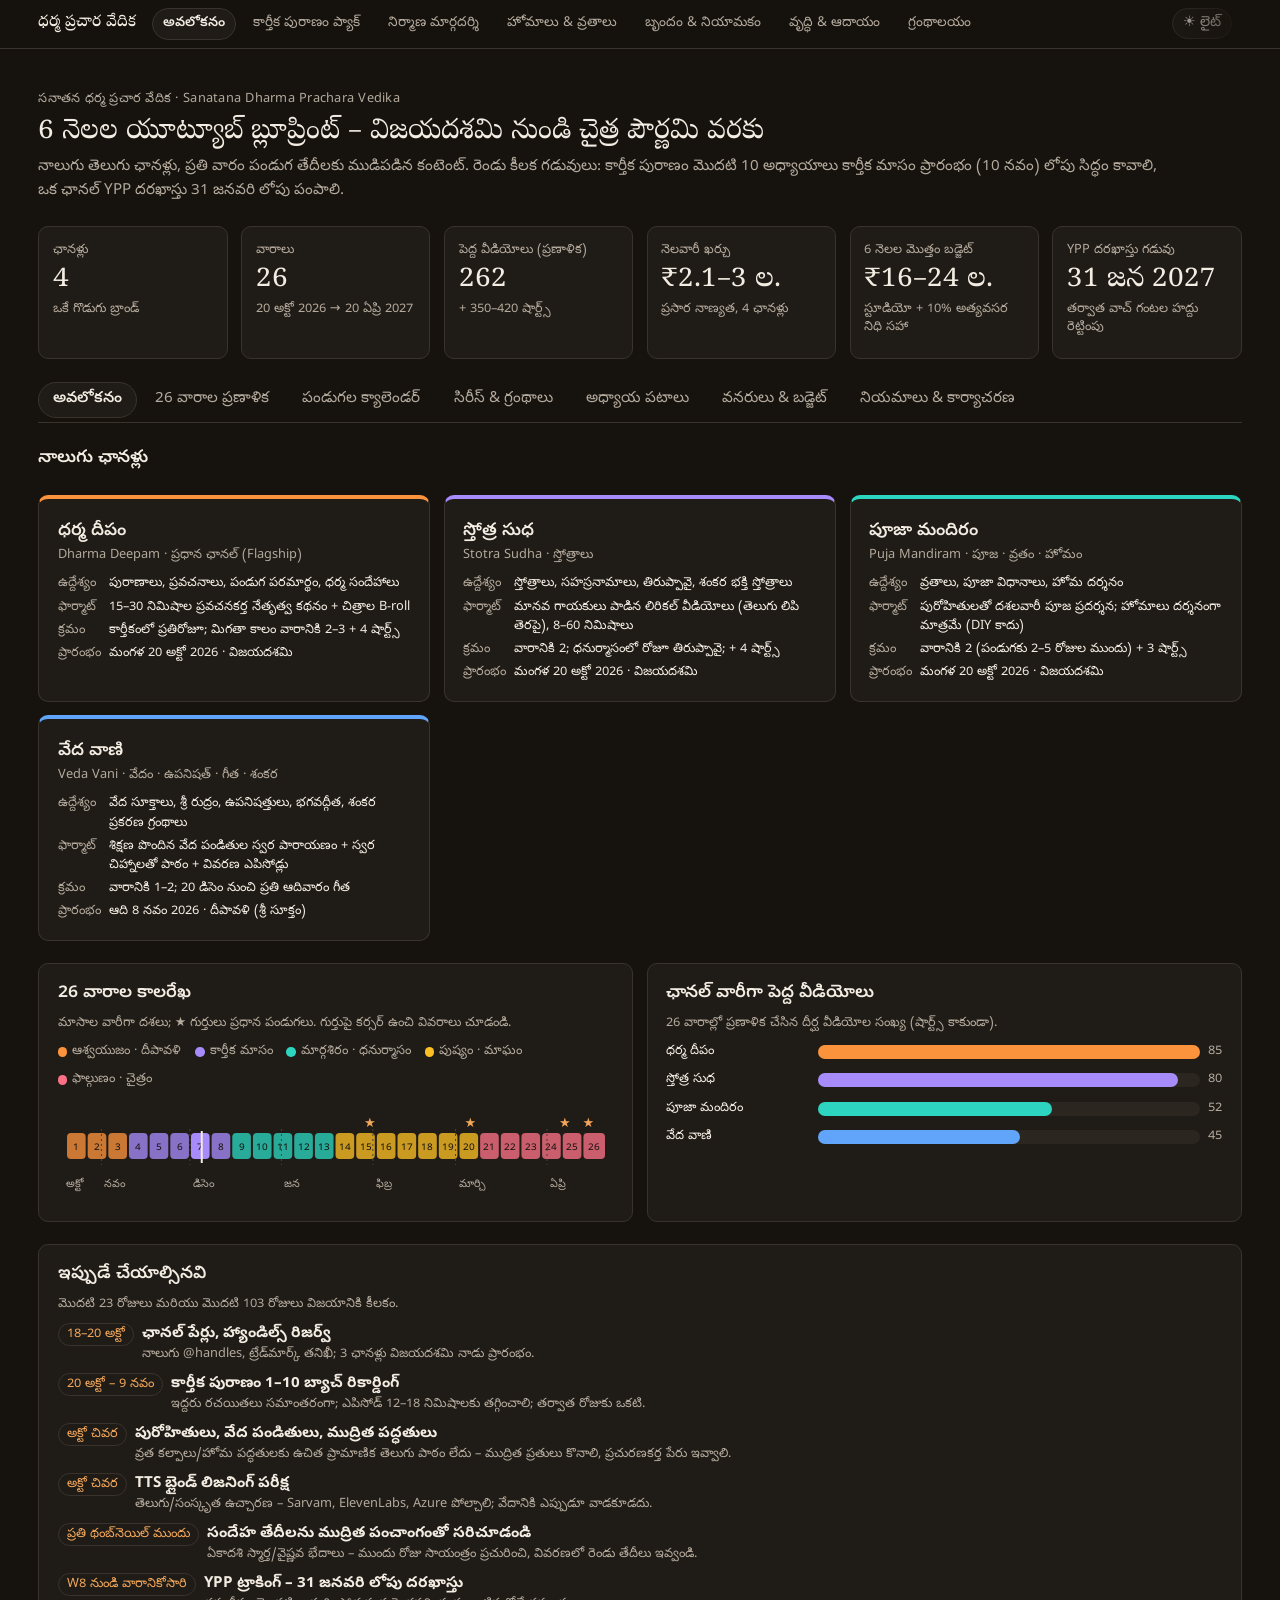
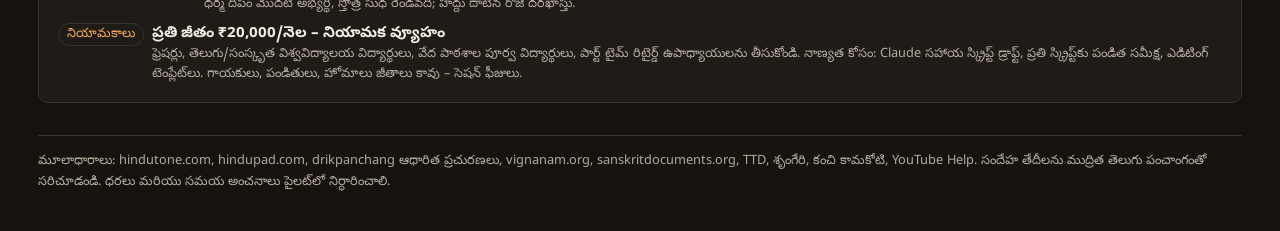
<file: index.html>
<!doctype html>
<html lang="te">
<head>
<meta charset="utf-8">
<script>try{document.documentElement.dataset.theme=localStorage.getItem("sx-theme")||"dark"}catch(e){document.documentElement.dataset.theme="dark"}</script>
<meta name="viewport" content="width=device-width, initial-scale=1">
<title>ధర్మ ప్రచార బ్లూప్రింట్ – 6 నెలలు</title>
<meta name="description" content="సనాతన ధర్మ ప్రచార వేదిక – విజయదశమి 2026 నుండి చైత్ర పౌర్ణమి 2027 వరకు తెలుగు భక్తి యూట్యూబ్ ఛానళ్ల 6 నెలల ప్రణాళిక">
<link rel="preconnect" href="https://fonts.googleapis.com"><link rel="preconnect" href="https://fonts.gstatic.com" crossorigin>
<link href="https://fonts.googleapis.com/css2?family=Noto+Sans+Telugu:wght@400;500;600&family=Noto+Serif+Telugu:wght@400;500&display=swap" rel="stylesheet">
<script>// https://d3js.org v7.9.0 Copyright 2010-2023 Mike Bostock
!function(t,n){"object"==typeof exports&&"undefined"!=typeof module?n(exports):"function"==typeof define&&define.amd?define(["exports"],n):n((t="undefined"!=typeof globalThis?globalThis:t||self).d3=t.d3||{})}(this,(function(t){"use strict";function n(t,n){return null==t||null==n?NaN:t<n?-1:t>n?1:t>=n?0:NaN}function e(t,n){return null==t||null==n?NaN:n<t?-1:n>t?1:n>=t?0:NaN}function r(t){let r,o,a;function u(t,n,e=0,i=t.length){if(e<i){if(0!==r(n,n))return i;do{const r=e+i>>>1;o(t[r],n)<0?e=r+1:i=r}while(e<i)}return e}return 2!==t.length?(r=n,o=(e,r)=>n(t(e),r),a=(n,e)=>t(n)-e):(r=t===n||t===e?t:i,o=t,a=t),{left:u,center:function(t,n,e=0,r=t.length){const i=u(t,n,e,r-1);return i>e&&a(t[i-1],n)>-a(t[i],n)?i-1:i},right:function(t,n,e=0,i=t.length){if(e<i){if(0!==r(n,n))return i;do{const r=e+i>>>1;o(t[r],n)<=0?e=r+1:i=r}while(e<i)}return e}}}function i(){return 0}function o(t){return null===t?NaN:+t}const a=r(n),u=a.right,c=a.left,f=r(o).center;var s=u;const l=d(y),h=d((function(t){const n=y(t);return(t,e,r,i,o)=>{n(t,e,(r<<=2)+0,(i<<=2)+0,o<<=2),n(t,e,r+1,i+1,o),n(t,e,r+2,i+2,o),n(t,e,r+3,i+3,o)}}));function d(t){return function(n,e,r=e){if(!((e=+e)>=0))throw new RangeError("invalid rx");if(!((r=+r)>=0))throw new RangeError("invalid ry");let{data:i,width:o,height:a}=n;if(!((o=Math.floor(o))>=0))throw new RangeError("invalid width");if(!((a=Math.floor(void 0!==a?a:i.length/o))>=0))throw new RangeError("invalid height");if(!o||!a||!e&&!r)return n;const u=e&&t(e),c=r&&t(r),f=i.slice();return u&&c?(p(u,f,i,o,a),p(u,i,f,o,a),p(u,f,i,o,a),g(c,i,f,o,a),g(c,f,i,o,a),g(c,i,f,o,a)):u?(p(u,i,f,o,a),p(u,f,i,o,a),p(u,i,f,o,a)):c&&(g(c,i,f,o,a),g(c,f,i,o,a),g(c,i,f,o,a)),n}}function p(t,n,e,r,i){for(let o=0,a=r*i;o<a;)t(n,e,o,o+=r,1)}function g(t,n,e,r,i){for(let o=0,a=r*i;o<r;++o)t(n,e,o,o+a,r)}function y(t){const n=Math.floor(t);if(n===t)return function(t){const n=2*t+1;return(e,r,i,o,a)=>{if(!((o-=a)>=i))return;let u=t*r[i];const c=a*t;for(let t=i,n=i+c;t<n;t+=a)u+=r[Math.min(o,t)];for(let t=i,f=o;t<=f;t+=a)u+=r[Math.min(o,t+c)],e[t]=u/n,u-=r[Math.max(i,t-c)]}}(t);const e=t-n,r=2*t+1;return(t,i,o,a,u)=>{if(!((a-=u)>=o))return;let c=n*i[o];const f=u*n,s=f+u;for(let t=o,n=o+f;t<n;t+=u)c+=i[Math.min(a,t)];for(let n=o,l=a;n<=l;n+=u)c+=i[Math.min(a,n+f)],t[n]=(c+e*(i[Math.max(o,n-s)]+i[Math.min(a,n+s)]))/r,c-=i[Math.max(o,n-f)]}}function v(t,n){let e=0;if(void 0===n)for(let n of t)null!=n&&(n=+n)>=n&&++e;else{let r=-1;for(let i of t)null!=(i=n(i,++r,t))&&(i=+i)>=i&&++e}return e}function _(t){return 0|t.length}function b(t){return!(t>0)}function m(t){return"object"!=typeof t||"length"in t?t:Array.from(t)}function x(t,n){let e,r=0,i=0,o=0;if(void 0===n)for(let n of t)null!=n&&(n=+n)>=n&&(e=n-i,i+=e/++r,o+=e*(n-i));else{let a=-1;for(let u of t)null!=(u=n(u,++a,t))&&(u=+u)>=u&&(e=u-i,i+=e/++r,o+=e*(u-i))}if(r>1)return o/(r-1)}function w(t,n){const e=x(t,n);return e?Math.sqrt(e):e}function M(t,n){let e,r;if(void 0===n)for(const n of t)null!=n&&(void 0===e?n>=n&&(e=r=n):(e>n&&(e=n),r<n&&(r=n)));else{let i=-1;for(let o of t)null!=(o=n(o,++i,t))&&(void 0===e?o>=o&&(e=r=o):(e>o&&(e=o),r<o&&(r=o)))}return[e,r]}class T{constructor(){this._partials=new Float64Array(32),this._n=0}add(t){const n=this._partials;let e=0;for(let r=0;r<this._n&&r<32;r++){const i=n[r],o=t+i,a=Math.abs(t)<Math.abs(i)?t-(o-i):i-(o-t);a&&(n[e++]=a),t=o}return n[e]=t,this._n=e+1,this}valueOf(){const t=this._partials;let n,e,r,i=this._n,o=0;if(i>0){for(o=t[--i];i>0&&(n=o,e=t[--i],o=n+e,r=e-(o-n),!r););i>0&&(r<0&&t[i-1]<0||r>0&&t[i-1]>0)&&(e=2*r,n=o+e,e==n-o&&(o=n))}return o}}class InternMap extends Map{constructor(t,n=N){if(super(),Object.defineProperties(this,{_intern:{value:new Map},_key:{value:n}}),null!=t)for(const[n,e]of t)this.set(n,e)}get(t){return super.get(A(this,t))}has(t){return super.has(A(this,t))}set(t,n){return super.set(S(this,t),n)}delete(t){return super.delete(E(this,t))}}class InternSet extends Set{constructor(t,n=N){if(super(),Object.defineProperties(this,{_intern:{value:new Map},_key:{value:n}}),null!=t)for(const n of t)this.add(n)}has(t){return super.has(A(this,t))}add(t){return super.add(S(this,t))}delete(t){return super.delete(E(this,t))}}function A({_intern:t,_key:n},e){const r=n(e);return t.has(r)?t.get(r):e}function S({_intern:t,_key:n},e){const r=n(e);return t.has(r)?t.get(r):(t.set(r,e),e)}function E({_intern:t,_key:n},e){const r=n(e);return t.has(r)&&(e=t.get(r),t.delete(r)),e}function N(t){return null!==t&&"object"==typeof t?t.valueOf():t}function k(t){return t}function C(t,...n){return F(t,k,k,n)}function P(t,...n){return F(t,Array.from,k,n)}function z(t,n){for(let e=1,r=n.length;e<r;++e)t=t.flatMap((t=>t.pop().map((([n,e])=>[...t,n,e]))));return t}function $(t,n,...e){return F(t,k,n,e)}function D(t,n,...e){return F(t,Array.from,n,e)}function R(t){if(1!==t.length)throw new Error("duplicate key");return t[0]}function F(t,n,e,r){return function t(i,o){if(o>=r.length)return e(i);const a=new InternMap,u=r[o++];let c=-1;for(const t of i){const n=u(t,++c,i),e=a.get(n);e?e.push(t):a.set(n,[t])}for(const[n,e]of a)a.set(n,t(e,o));return n(a)}(t,0)}function q(t,n){return Array.from(n,(n=>t[n]))}function U(t,...n){if("function"!=typeof t[Symbol.iterator])throw new TypeError("values is not iterable");t=Array.from(t);let[e]=n;if(e&&2!==e.length||n.length>1){const r=Uint32Array.from(t,((t,n)=>n));return n.length>1?(n=n.map((n=>t.map(n))),r.sort(((t,e)=>{for(const r of n){const n=O(r[t],r[e]);if(n)return n}}))):(e=t.map(e),r.sort(((t,n)=>O(e[t],e[n])))),q(t,r)}return t.sort(I(e))}function I(t=n){if(t===n)return O;if("function"!=typeof t)throw new TypeError("compare is not a function");return(n,e)=>{const r=t(n,e);return r||0===r?r:(0===t(e,e))-(0===t(n,n))}}function O(t,n){return(null==t||!(t>=t))-(null==n||!(n>=n))||(t<n?-1:t>n?1:0)}var B=Array.prototype.slice;function Y(t){return()=>t}const L=Math.sqrt(50),j=Math.sqrt(10),H=Math.sqrt(2);function X(t,n,e){const r=(n-t)/Math.max(0,e),i=Math.floor(Math.log10(r)),o=r/Math.pow(10,i),a=o>=L?10:o>=j?5:o>=H?2:1;let u,c,f;return i<0?(f=Math.pow(10,-i)/a,u=Math.round(t*f),c=Math.round(n*f),u/f<t&&++u,c/f>n&&--c,f=-f):(f=Math.pow(10,i)*a,u=Math.round(t/f),c=Math.round(n/f),u*f<t&&++u,c*f>n&&--c),c<u&&.5<=e&&e<2?X(t,n,2*e):[u,c,f]}function G(t,n,e){if(!((e=+e)>0))return[];if((t=+t)===(n=+n))return[t];const r=n<t,[i,o,a]=r?X(n,t,e):X(t,n,e);if(!(o>=i))return[];const u=o-i+1,c=new Array(u);if(r)if(a<0)for(let t=0;t<u;++t)c[t]=(o-t)/-a;else for(let t=0;t<u;++t)c[t]=(o-t)*a;else if(a<0)for(let t=0;t<u;++t)c[t]=(i+t)/-a;else for(let t=0;t<u;++t)c[t]=(i+t)*a;return c}function V(t,n,e){return X(t=+t,n=+n,e=+e)[2]}function W(t,n,e){e=+e;const r=(n=+n)<(t=+t),i=r?V(n,t,e):V(t,n,e);return(r?-1:1)*(i<0?1/-i:i)}function Z(t,n,e){let r;for(;;){const i=V(t,n,e);if(i===r||0===i||!isFinite(i))return[t,n];i>0?(t=Math.floor(t/i)*i,n=Math.ceil(n/i)*i):i<0&&(t=Math.ceil(t*i)/i,n=Math.floor(n*i)/i),r=i}}function K(t){return Math.max(1,Math.ceil(Math.log(v(t))/Math.LN2)+1)}function Q(){var t=k,n=M,e=K;function r(r){Array.isArray(r)||(r=Array.from(r));var i,o,a,u=r.length,c=new Array(u);for(i=0;i<u;++i)c[i]=t(r[i],i,r);var f=n(c),l=f[0],h=f[1],d=e(c,l,h);if(!Array.isArray(d)){const t=h,e=+d;if(n===M&&([l,h]=Z(l,h,e)),(d=G(l,h,e))[0]<=l&&(a=V(l,h,e)),d[d.length-1]>=h)if(t>=h&&n===M){const t=V(l,h,e);isFinite(t)&&(t>0?h=(Math.floor(h/t)+1)*t:t<0&&(h=(Math.ceil(h*-t)+1)/-t))}else d.pop()}for(var p=d.length,g=0,y=p;d[g]<=l;)++g;for(;d[y-1]>h;)--y;(g||y<p)&&(d=d.slice(g,y),p=y-g);var v,_=new Array(p+1);for(i=0;i<=p;++i)(v=_[i]=[]).x0=i>0?d[i-1]:l,v.x1=i<p?d[i]:h;if(isFinite(a)){if(a>0)for(i=0;i<u;++i)null!=(o=c[i])&&l<=o&&o<=h&&_[Math.min(p,Math.floor((o-l)/a))].push(r[i]);else if(a<0)for(i=0;i<u;++i)if(null!=(o=c[i])&&l<=o&&o<=h){const t=Math.floor((l-o)*a);_[Math.min(p,t+(d[t]<=o))].push(r[i])}}else for(i=0;i<u;++i)null!=(o=c[i])&&l<=o&&o<=h&&_[s(d,o,0,p)].push(r[i]);return _}return r.value=function(n){return arguments.length?(t="function"==typeof n?n:Y(n),r):t},r.domain=function(t){return arguments.length?(n="function"==typeof t?t:Y([t[0],t[1]]),r):n},r.thresholds=function(t){return arguments.length?(e="function"==typeof t?t:Y(Array.isArray(t)?B.call(t):t),r):e},r}function J(t,n){let e;if(void 0===n)for(const n of t)null!=n&&(e<n||void 0===e&&n>=n)&&(e=n);else{let r=-1;for(let i of t)null!=(i=n(i,++r,t))&&(e<i||void 0===e&&i>=i)&&(e=i)}return e}function tt(t,n){let e,r=-1,i=-1;if(void 0===n)for(const n of t)++i,null!=n&&(e<n||void 0===e&&n>=n)&&(e=n,r=i);else for(let o of t)null!=(o=n(o,++i,t))&&(e<o||void 0===e&&o>=o)&&(e=o,r=i);return r}function nt(t,n){let e;if(void 0===n)for(const n of t)null!=n&&(e>n||void 0===e&&n>=n)&&(e=n);else{let r=-1;for(let i of t)null!=(i=n(i,++r,t))&&(e>i||void 0===e&&i>=i)&&(e=i)}return e}function et(t,n){let e,r=-1,i=-1;if(void 0===n)for(const n of t)++i,null!=n&&(e>n||void 0===e&&n>=n)&&(e=n,r=i);else for(let o of t)null!=(o=n(o,++i,t))&&(e>o||void 0===e&&o>=o)&&(e=o,r=i);return r}function rt(t,n,e=0,r=1/0,i){if(n=Math.floor(n),e=Math.floor(Math.max(0,e)),r=Math.floor(Math.min(t.length-1,r)),!(e<=n&&n<=r))return t;for(i=void 0===i?O:I(i);r>e;){if(r-e>600){const o=r-e+1,a=n-e+1,u=Math.log(o),c=.5*Math.exp(2*u/3),f=.5*Math.sqrt(u*c*(o-c)/o)*(a-o/2<0?-1:1);rt(t,n,Math.max(e,Math.floor(n-a*c/o+f)),Math.min(r,Math.floor(n+(o-a)*c/o+f)),i)}const o=t[n];let a=e,u=r;for(it(t,e,n),i(t[r],o)>0&&it(t,e,r);a<u;){for(it(t,a,u),++a,--u;i(t[a],o)<0;)++a;for(;i(t[u],o)>0;)--u}0===i(t[e],o)?it(t,e,u):(++u,it(t,u,r)),u<=n&&(e=u+1),n<=u&&(r=u-1)}return t}function it(t,n,e){const r=t[n];t[n]=t[e],t[e]=r}function ot(t,e=n){let r,i=!1;if(1===e.length){let o;for(const a of t){const t=e(a);(i?n(t,o)>0:0===n(t,t))&&(r=a,o=t,i=!0)}}else for(const n of t)(i?e(n,r)>0:0===e(n,n))&&(r=n,i=!0);return r}function at(t,n,e){if(t=Float64Array.from(function*(t,n){if(void 0===n)for(let n of t)null!=n&&(n=+n)>=n&&(yield n);else{let e=-1;for(let r of t)null!=(r=n(r,++e,t))&&(r=+r)>=r&&(yield r)}}(t,e)),(r=t.length)&&!isNaN(n=+n)){if(n<=0||r<2)return nt(t);if(n>=1)return J(t);var r,i=(r-1)*n,o=Math.floor(i),a=J(rt(t,o).subarray(0,o+1));return a+(nt(t.subarray(o+1))-a)*(i-o)}}function ut(t,n,e=o){if((r=t.length)&&!isNaN(n=+n)){if(n<=0||r<2)return+e(t[0],0,t);if(n>=1)return+e(t[r-1],r-1,t);var r,i=(r-1)*n,a=Math.floor(i),u=+e(t[a],a,t);return u+(+e(t[a+1],a+1,t)-u)*(i-a)}}function ct(t,n,e=o){if(!isNaN(n=+n)){if(r=Float64Array.from(t,((n,r)=>o(e(t[r],r,t)))),n<=0)return et(r);if(n>=1)return tt(r);var r,i=Uint32Array.from(t,((t,n)=>n)),a=r.length-1,u=Math.floor(a*n);return rt(i,u,0,a,((t,n)=>O(r[t],r[n]))),(u=ot(i.subarray(0,u+1),(t=>r[t])))>=0?u:-1}}function ft(t){return Array.from(function*(t){for(const n of t)yield*n}(t))}function st(t,n){return[t,n]}function lt(t,n,e){t=+t,n=+n,e=(i=arguments.length)<2?(n=t,t=0,1):i<3?1:+e;for(var r=-1,i=0|Math.max(0,Math.ceil((n-t)/e)),o=new Array(i);++r<i;)o[r]=t+r*e;return o}function ht(t,e=n){if(1===e.length)return et(t,e);let r,i=-1,o=-1;for(const n of t)++o,(i<0?0===e(n,n):e(n,r)<0)&&(r=n,i=o);return i}var dt=pt(Math.random);function pt(t){return function(n,e=0,r=n.length){let i=r-(e=+e);for(;i;){const r=t()*i--|0,o=n[i+e];n[i+e]=n[r+e],n[r+e]=o}return n}}function gt(t){if(!(i=t.length))return[];for(var n=-1,e=nt(t,yt),r=new Array(e);++n<e;)for(var i,o=-1,a=r[n]=new Array(i);++o<i;)a[o]=t[o][n];return r}function yt(t){return t.length}function vt(t){return t instanceof InternSet?t:new InternSet(t)}function _t(t,n){const e=t[Symbol.iterator](),r=new Set;for(const t of n){const n=bt(t);if(r.has(n))continue;let i,o;for(;({value:i,done:o}=e.next());){if(o)return!1;const t=bt(i);if(r.add(t),Object.is(n,t))break}}return!0}function bt(t){return null!==t&&"object"==typeof t?t.valueOf():t}function mt(t){return t}var xt=1,wt=2,Mt=3,Tt=4,At=1e-6;function St(t){return"translate("+t+",0)"}function Et(t){return"translate(0,"+t+")"}function Nt(t){return n=>+t(n)}function kt(t,n){return n=Math.max(0,t.bandwidth()-2*n)/2,t.round()&&(n=Math.round(n)),e=>+t(e)+n}function Ct(){return!this.__axis}function Pt(t,n){var e=[],r=null,i=null,o=6,a=6,u=3,c="undefined"!=typeof window&&window.devicePixelRatio>1?0:.5,f=t===xt||t===Tt?-1:1,s=t===Tt||t===wt?"x":"y",l=t===xt||t===Mt?St:Et;function h(h){var d=null==r?n.ticks?n.ticks.apply(n,e):n.domain():r,p=null==i?n.tickFormat?n.tickFormat.apply(n,e):mt:i,g=Math.max(o,0)+u,y=n.range(),v=+y[0]+c,_=+y[y.length-1]+c,b=(n.bandwidth?kt:Nt)(n.copy(),c),m=h.selection?h.selection():h,x=m.selectAll(".domain").data([null]),w=m.selectAll(".tick").data(d,n).order(),M=w.exit(),T=w.enter().append("g").attr("class","tick"),A=w.select("line"),S=w.select("text");x=x.merge(x.enter().insert("path",".tick").attr("class","domain").attr("stroke","currentColor")),w=w.merge(T),A=A.merge(T.append("line").attr("stroke","currentColor").attr(s+"2",f*o)),S=S.merge(T.append("text").attr("fill","currentColor").attr(s,f*g).attr("dy",t===xt?"0em":t===Mt?"0.71em":"0.32em")),h!==m&&(x=x.transition(h),w=w.transition(h),A=A.transition(h),S=S.transition(h),M=M.transition(h).attr("opacity",At).attr("transform",(function(t){return isFinite(t=b(t))?l(t+c):this.getAttribute("transform")})),T.attr("opacity",At).attr("transform",(function(t){var n=this.parentNode.__axis;return l((n&&isFinite(n=n(t))?n:b(t))+c)}))),M.remove(),x.attr("d",t===Tt||t===wt?a?"M"+f*a+","+v+"H"+c+"V"+_+"H"+f*a:"M"+c+","+v+"V"+_:a?"M"+v+","+f*a+"V"+c+"H"+_+"V"+f*a:"M"+v+","+c+"H"+_),w.attr("opacity",1).attr("transform",(function(t){return l(b(t)+c)})),A.attr(s+"2",f*o),S.attr(s,f*g).text(p),m.filter(Ct).attr("fill","none").attr("font-size",10).attr("font-family","sans-serif").attr("text-anchor",t===wt?"start":t===Tt?"end":"middle"),m.each((function(){this.__axis=b}))}return h.scale=function(t){return arguments.length?(n=t,h):n},h.ticks=function(){return e=Array.from(arguments),h},h.tickArguments=function(t){return arguments.length?(e=null==t?[]:Array.from(t),h):e.slice()},h.tickValues=function(t){return arguments.length?(r=null==t?null:Array.from(t),h):r&&r.slice()},h.tickFormat=function(t){return arguments.length?(i=t,h):i},h.tickSize=function(t){return arguments.length?(o=a=+t,h):o},h.tickSizeInner=function(t){return arguments.length?(o=+t,h):o},h.tickSizeOuter=function(t){return arguments.length?(a=+t,h):a},h.tickPadding=function(t){return arguments.length?(u=+t,h):u},h.offset=function(t){return arguments.length?(c=+t,h):c},h}var zt={value:()=>{}};function $t(){for(var t,n=0,e=arguments.length,r={};n<e;++n){if(!(t=arguments[n]+"")||t in r||/[\s.]/.test(t))throw new Error("illegal type: "+t);r[t]=[]}return new Dt(r)}function Dt(t){this._=t}function Rt(t,n){for(var e,r=0,i=t.length;r<i;++r)if((e=t[r]).name===n)return e.value}function Ft(t,n,e){for(var r=0,i=t.length;r<i;++r)if(t[r].name===n){t[r]=zt,t=t.slice(0,r).concat(t.slice(r+1));break}return null!=e&&t.push({name:n,value:e}),t}Dt.prototype=$t.prototype={constructor:Dt,on:function(t,n){var e,r,i=this._,o=(r=i,(t+"").trim().split(/^|\s+/).map((function(t){var n="",e=t.indexOf(".");if(e>=0&&(n=t.slice(e+1),t=t.slice(0,e)),t&&!r.hasOwnProperty(t))throw new Error("unknown type: "+t);return{type:t,name:n}}))),a=-1,u=o.length;if(!(arguments.length<2)){if(null!=n&&"function"!=typeof n)throw new Error("invalid callback: "+n);for(;++a<u;)if(e=(t=o[a]).type)i[e]=Ft(i[e],t.name,n);else if(null==n)for(e in i)i[e]=Ft(i[e],t.name,null);return this}for(;++a<u;)if((e=(t=o[a]).type)&&(e=Rt(i[e],t.name)))return e},copy:function(){var t={},n=this._;for(var e in n)t[e]=n[e].slice();return new Dt(t)},call:function(t,n){if((e=arguments.length-2)>0)for(var e,r,i=new Array(e),o=0;o<e;++o)i[o]=arguments[o+2];if(!this._.hasOwnProperty(t))throw new Error("unknown type: "+t);for(o=0,e=(r=this._[t]).length;o<e;++o)r[o].value.apply(n,i)},apply:function(t,n,e){if(!this._.hasOwnProperty(t))throw new Error("unknown type: "+t);for(var r=this._[t],i=0,o=r.length;i<o;++i)r[i].value.apply(n,e)}};var qt="http://www.w3.org/1999/xhtml",Ut={svg:"http://www.w3.org/2000/svg",xhtml:qt,xlink:"http://www.w3.org/1999/xlink",xml:"http://www.w3.org/XML/1998/namespace",xmlns:"http://www.w3.org/2000/xmlns/"};function It(t){var n=t+="",e=n.indexOf(":");return e>=0&&"xmlns"!==(n=t.slice(0,e))&&(t=t.slice(e+1)),Ut.hasOwnProperty(n)?{space:Ut[n],local:t}:t}function Ot(t){return function(){var n=this.ownerDocument,e=this.namespaceURI;return e===qt&&n.documentElement.namespaceURI===qt?n.createElement(t):n.createElementNS(e,t)}}function Bt(t){return function(){return this.ownerDocument.createElementNS(t.space,t.local)}}function Yt(t){var n=It(t);return(n.local?Bt:Ot)(n)}function Lt(){}function jt(t){return null==t?Lt:function(){return this.querySelector(t)}}function Ht(t){return null==t?[]:Array.isArray(t)?t:Array.from(t)}function Xt(){return[]}function Gt(t){return null==t?Xt:function(){return this.querySelectorAll(t)}}function Vt(t){return function(){return this.matches(t)}}function Wt(t){return function(n){return n.matches(t)}}var Zt=Array.prototype.find;function Kt(){return this.firstElementChild}var Qt=Array.prototype.filter;function Jt(){return Array.from(this.children)}function tn(t){return new Array(t.length)}function nn(t,n){this.ownerDocument=t.ownerDocument,this.namespaceURI=t.namespaceURI,this._next=null,this._parent=t,this.__data__=n}function en(t,n,e,r,i,o){for(var a,u=0,c=n.length,f=o.length;u<f;++u)(a=n[u])?(a.__data__=o[u],r[u]=a):e[u]=new nn(t,o[u]);for(;u<c;++u)(a=n[u])&&(i[u]=a)}function rn(t,n,e,r,i,o,a){var u,c,f,s=new Map,l=n.length,h=o.length,d=new Array(l);for(u=0;u<l;++u)(c=n[u])&&(d[u]=f=a.call(c,c.__data__,u,n)+"",s.has(f)?i[u]=c:s.set(f,c));for(u=0;u<h;++u)f=a.call(t,o[u],u,o)+"",(c=s.get(f))?(r[u]=c,c.__data__=o[u],s.delete(f)):e[u]=new nn(t,o[u]);for(u=0;u<l;++u)(c=n[u])&&s.get(d[u])===c&&(i[u]=c)}function on(t){return t.__data__}function an(t){return"object"==typeof t&&"length"in t?t:Array.from(t)}function un(t,n){return t<n?-1:t>n?1:t>=n?0:NaN}function cn(t){return function(){this.removeAttribute(t)}}function fn(t){return function(){this.removeAttributeNS(t.space,t.local)}}function sn(t,n){return function(){this.setAttribute(t,n)}}function ln(t,n){return function(){this.setAttributeNS(t.space,t.local,n)}}function hn(t,n){return function(){var e=n.apply(this,arguments);null==e?this.removeAttribute(t):this.setAttribute(t,e)}}function dn(t,n){return function(){var e=n.apply(this,arguments);null==e?this.removeAttributeNS(t.space,t.local):this.setAttributeNS(t.space,t.local,e)}}function pn(t){return t.ownerDocument&&t.ownerDocument.defaultView||t.document&&t||t.defaultView}function gn(t){return function(){this.style.removeProperty(t)}}function yn(t,n,e){return function(){this.style.setProperty(t,n,e)}}function vn(t,n,e){return function(){var r=n.apply(this,arguments);null==r?this.style.removeProperty(t):this.style.setProperty(t,r,e)}}function _n(t,n){return t.style.getPropertyValue(n)||pn(t).getComputedStyle(t,null).getPropertyValue(n)}function bn(t){return function(){delete this[t]}}function mn(t,n){return function(){this[t]=n}}function xn(t,n){return function(){var e=n.apply(this,arguments);null==e?delete this[t]:this[t]=e}}function wn(t){return t.trim().split(/^|\s+/)}function Mn(t){return t.classList||new Tn(t)}function Tn(t){this._node=t,this._names=wn(t.getAttribute("class")||"")}function An(t,n){for(var e=Mn(t),r=-1,i=n.length;++r<i;)e.add(n[r])}function Sn(t,n){for(var e=Mn(t),r=-1,i=n.length;++r<i;)e.remove(n[r])}function En(t){return function(){An(this,t)}}function Nn(t){return function(){Sn(this,t)}}function kn(t,n){return function(){(n.apply(this,arguments)?An:Sn)(this,t)}}function Cn(){this.textContent=""}function Pn(t){return function(){this.textContent=t}}function zn(t){return function(){var n=t.apply(this,arguments);this.textContent=null==n?"":n}}function $n(){this.innerHTML=""}function Dn(t){return function(){this.innerHTML=t}}function Rn(t){return function(){var n=t.apply(this,arguments);this.innerHTML=null==n?"":n}}function Fn(){this.nextSibling&&this.parentNode.appendChild(this)}function qn(){this.previousSibling&&this.parentNode.insertBefore(this,this.parentNode.firstChild)}function Un(){return null}function In(){var t=this.parentNode;t&&t.removeChild(this)}function On(){var t=this.cloneNode(!1),n=this.parentNode;return n?n.insertBefore(t,this.nextSibling):t}function Bn(){var t=this.cloneNode(!0),n=this.parentNode;return n?n.insertBefore(t,this.nextSibling):t}function Yn(t){return function(){var n=this.__on;if(n){for(var e,r=0,i=-1,o=n.length;r<o;++r)e=n[r],t.type&&e.type!==t.type||e.name!==t.name?n[++i]=e:this.removeEventListener(e.type,e.listener,e.options);++i?n.length=i:delete this.__on}}}function Ln(t,n,e){return function(){var r,i=this.__on,o=function(t){return function(n){t.call(this,n,this.__data__)}}(n);if(i)for(var a=0,u=i.length;a<u;++a)if((r=i[a]).type===t.type&&r.name===t.name)return this.removeEventListener(r.type,r.listener,r.options),this.addEventListener(r.type,r.listener=o,r.options=e),void(r.value=n);this.addEventListener(t.type,o,e),r={type:t.type,name:t.name,value:n,listener:o,options:e},i?i.push(r):this.__on=[r]}}function jn(t,n,e){var r=pn(t),i=r.CustomEvent;"function"==typeof i?i=new i(n,e):(i=r.document.createEvent("Event"),e?(i.initEvent(n,e.bubbles,e.cancelable),i.detail=e.detail):i.initEvent(n,!1,!1)),t.dispatchEvent(i)}function Hn(t,n){return function(){return jn(this,t,n)}}function Xn(t,n){return function(){return jn(this,t,n.apply(this,arguments))}}nn.prototype={constructor:nn,appendChild:function(t){return this._parent.insertBefore(t,this._next)},insertBefore:function(t,n){return this._parent.insertBefore(t,n)},querySelector:function(t){return this._parent.querySelector(t)},querySelectorAll:function(t){return this._parent.querySelectorAll(t)}},Tn.prototype={add:function(t){this._names.indexOf(t)<0&&(this._names.push(t),this._node.setAttribute("class",this._names.join(" ")))},remove:function(t){var n=this._names.indexOf(t);n>=0&&(this._names.splice(n,1),this._node.setAttribute("class",this._names.join(" ")))},contains:function(t){return this._names.indexOf(t)>=0}};var Gn=[null];function Vn(t,n){this._groups=t,this._parents=n}function Wn(){return new Vn([[document.documentElement]],Gn)}function Zn(t){return"string"==typeof t?new Vn([[document.querySelector(t)]],[document.documentElement]):new Vn([[t]],Gn)}Vn.prototype=Wn.prototype={constructor:Vn,select:function(t){"function"!=typeof t&&(t=jt(t));for(var n=this._groups,e=n.length,r=new Array(e),i=0;i<e;++i)for(var o,a,u=n[i],c=u.length,f=r[i]=new Array(c),s=0;s<c;++s)(o=u[s])&&(a=t.call(o,o.__data__,s,u))&&("__data__"in o&&(a.__data__=o.__data__),f[s]=a);return new Vn(r,this._parents)},selectAll:function(t){t="function"==typeof t?function(t){return function(){return Ht(t.apply(this,arguments))}}(t):Gt(t);for(var n=this._groups,e=n.length,r=[],i=[],o=0;o<e;++o)for(var a,u=n[o],c=u.length,f=0;f<c;++f)(a=u[f])&&(r.push(t.call(a,a.__data__,f,u)),i.push(a));return new Vn(r,i)},selectChild:function(t){return this.select(null==t?Kt:function(t){return function(){return Zt.call(this.children,t)}}("function"==typeof t?t:Wt(t)))},selectChildren:function(t){return this.selectAll(null==t?Jt:function(t){return function(){return Qt.call(this.children,t)}}("function"==typeof t?t:Wt(t)))},filter:function(t){"function"!=typeof t&&(t=Vt(t));for(var n=this._groups,e=n.length,r=new Array(e),i=0;i<e;++i)for(var o,a=n[i],u=a.length,c=r[i]=[],f=0;f<u;++f)(o=a[f])&&t.call(o,o.__data__,f,a)&&c.push(o);return new Vn(r,this._parents)},data:function(t,n){if(!arguments.length)return Array.from(this,on);var e=n?rn:en,r=this._parents,i=this._groups;"function"!=typeof t&&(t=function(t){return function(){return t}}(t));for(var o=i.length,a=new Array(o),u=new Array(o),c=new Array(o),f=0;f<o;++f){var s=r[f],l=i[f],h=l.length,d=an(t.call(s,s&&s.__data__,f,r)),p=d.length,g=u[f]=new Array(p),y=a[f]=new Array(p);e(s,l,g,y,c[f]=new Array(h),d,n);for(var v,_,b=0,m=0;b<p;++b)if(v=g[b]){for(b>=m&&(m=b+1);!(_=y[m])&&++m<p;);v._next=_||null}}return(a=new Vn(a,r))._enter=u,a._exit=c,a},enter:function(){return new Vn(this._enter||this._groups.map(tn),this._parents)},exit:function(){return new Vn(this._exit||this._groups.map(tn),this._parents)},join:function(t,n,e){var r=this.enter(),i=this,o=this.exit();return"function"==typeof t?(r=t(r))&&(r=r.selection()):r=r.append(t+""),null!=n&&(i=n(i))&&(i=i.selection()),null==e?o.remove():e(o),r&&i?r.merge(i).order():i},merge:function(t){for(var n=t.selection?t.selection():t,e=this._groups,r=n._groups,i=e.length,o=r.length,a=Math.min(i,o),u=new Array(i),c=0;c<a;++c)for(var f,s=e[c],l=r[c],h=s.length,d=u[c]=new Array(h),p=0;p<h;++p)(f=s[p]||l[p])&&(d[p]=f);for(;c<i;++c)u[c]=e[c];return new Vn(u,this._parents)},selection:function(){return this},order:function(){for(var t=this._groups,n=-1,e=t.length;++n<e;)for(var r,i=t[n],o=i.length-1,a=i[o];--o>=0;)(r=i[o])&&(a&&4^r.compareDocumentPosition(a)&&a.parentNode.insertBefore(r,a),a=r);return this},sort:function(t){function n(n,e){return n&&e?t(n.__data__,e.__data__):!n-!e}t||(t=un);for(var e=this._groups,r=e.length,i=new Array(r),o=0;o<r;++o){for(var a,u=e[o],c=u.length,f=i[o]=new Array(c),s=0;s<c;++s)(a=u[s])&&(f[s]=a);f.sort(n)}return new Vn(i,this._parents).order()},call:function(){var t=arguments[0];return arguments[0]=this,t.apply(null,arguments),this},nodes:function(){return Array.from(this)},node:function(){for(var t=this._groups,n=0,e=t.length;n<e;++n)for(var r=t[n],i=0,o=r.length;i<o;++i){var a=r[i];if(a)return a}return null},size:function(){let t=0;for(const n of this)++t;return t},empty:function(){return!this.node()},each:function(t){for(var n=this._groups,e=0,r=n.length;e<r;++e)for(var i,o=n[e],a=0,u=o.length;a<u;++a)(i=o[a])&&t.call(i,i.__data__,a,o);return this},attr:function(t,n){var e=It(t);if(arguments.length<2){var r=this.node();return e.local?r.getAttributeNS(e.space,e.local):r.getAttribute(e)}return this.each((null==n?e.local?fn:cn:"function"==typeof n?e.local?dn:hn:e.local?ln:sn)(e,n))},style:function(t,n,e){return arguments.length>1?this.each((null==n?gn:"function"==typeof n?vn:yn)(t,n,null==e?"":e)):_n(this.node(),t)},property:function(t,n){return arguments.length>1?this.each((null==n?bn:"function"==typeof n?xn:mn)(t,n)):this.node()[t]},classed:function(t,n){var e=wn(t+"");if(arguments.length<2){for(var r=Mn(this.node()),i=-1,o=e.length;++i<o;)if(!r.contains(e[i]))return!1;return!0}return this.each(("function"==typeof n?kn:n?En:Nn)(e,n))},text:function(t){return arguments.length?this.each(null==t?Cn:("function"==typeof t?zn:Pn)(t)):this.node().textContent},html:function(t){return arguments.length?this.each(null==t?$n:("function"==typeof t?Rn:Dn)(t)):this.node().innerHTML},raise:function(){return this.each(Fn)},lower:function(){return this.each(qn)},append:function(t){var n="function"==typeof t?t:Yt(t);return this.select((function(){return this.appendChild(n.apply(this,arguments))}))},insert:function(t,n){var e="function"==typeof t?t:Yt(t),r=null==n?Un:"function"==typeof n?n:jt(n);return this.select((function(){return this.insertBefore(e.apply(this,arguments),r.apply(this,arguments)||null)}))},remove:function(){return this.each(In)},clone:function(t){return this.select(t?Bn:On)},datum:function(t){return arguments.length?this.property("__data__",t):this.node().__data__},on:function(t,n,e){var r,i,o=function(t){return t.trim().split(/^|\s+/).map((function(t){var n="",e=t.indexOf(".");return e>=0&&(n=t.slice(e+1),t=t.slice(0,e)),{type:t,name:n}}))}(t+""),a=o.length;if(!(arguments.length<2)){for(u=n?Ln:Yn,r=0;r<a;++r)this.each(u(o[r],n,e));return this}var u=this.node().__on;if(u)for(var c,f=0,s=u.length;f<s;++f)for(r=0,c=u[f];r<a;++r)if((i=o[r]).type===c.type&&i.name===c.name)return c.value},dispatch:function(t,n){return this.each(("function"==typeof n?Xn:Hn)(t,n))},[Symbol.iterator]:function*(){for(var t=this._groups,n=0,e=t.length;n<e;++n)for(var r,i=t[n],o=0,a=i.length;o<a;++o)(r=i[o])&&(yield r)}};var Kn=0;function Qn(){return new Jn}function Jn(){this._="@"+(++Kn).toString(36)}function te(t){let n;for(;n=t.sourceEvent;)t=n;return t}function ne(t,n){if(t=te(t),void 0===n&&(n=t.currentTarget),n){var e=n.ownerSVGElement||n;if(e.createSVGPoint){var r=e.createSVGPoint();return r.x=t.clientX,r.y=t.clientY,[(r=r.matrixTransform(n.getScreenCTM().inverse())).x,r.y]}if(n.getBoundingClientRect){var i=n.getBoundingClientRect();return[t.clientX-i.left-n.clientLeft,t.clientY-i.top-n.clientTop]}}return[t.pageX,t.pageY]}Jn.prototype=Qn.prototype={constructor:Jn,get:function(t){for(var n=this._;!(n in t);)if(!(t=t.parentNode))return;return t[n]},set:function(t,n){return t[this._]=n},remove:function(t){return this._ in t&&delete t[this._]},toString:function(){return this._}};const ee={passive:!1},re={capture:!0,passive:!1};function ie(t){t.stopImmediatePropagation()}function oe(t){t.preventDefault(),t.stopImmediatePropagation()}function ae(t){var n=t.document.documentElement,e=Zn(t).on("dragstart.drag",oe,re);"onselectstart"in n?e.on("selectstart.drag",oe,re):(n.__noselect=n.style.MozUserSelect,n.style.MozUserSelect="none")}function ue(t,n){var e=t.document.documentElement,r=Zn(t).on("dragstart.drag",null);n&&(r.on("click.drag",oe,re),setTimeout((function(){r.on("click.drag",null)}),0)),"onselectstart"in e?r.on("selectstart.drag",null):(e.style.MozUserSelect=e.__noselect,delete e.__noselect)}var ce=t=>()=>t;function fe(t,{sourceEvent:n,subject:e,target:r,identifier:i,active:o,x:a,y:u,dx:c,dy:f,dispatch:s}){Object.defineProperties(this,{type:{value:t,enumerable:!0,configurable:!0},sourceEvent:{value:n,enumerable:!0,configurable:!0},subject:{value:e,enumerable:!0,configurable:!0},target:{value:r,enumerable:!0,configurable:!0},identifier:{value:i,enumerable:!0,configurable:!0},active:{value:o,enumerable:!0,configurable:!0},x:{value:a,enumerable:!0,configurable:!0},y:{value:u,enumerable:!0,configurable:!0},dx:{value:c,enumerable:!0,configurable:!0},dy:{value:f,enumerable:!0,configurable:!0},_:{value:s}})}function se(t){return!t.ctrlKey&&!t.button}function le(){return this.parentNode}function he(t,n){return null==n?{x:t.x,y:t.y}:n}function de(){return navigator.maxTouchPoints||"ontouchstart"in this}function pe(t,n,e){t.prototype=n.prototype=e,e.constructor=t}function ge(t,n){var e=Object.create(t.prototype);for(var r in n)e[r]=n[r];return e}function ye(){}fe.prototype.on=function(){var t=this._.on.apply(this._,arguments);return t===this._?this:t};var ve=.7,_e=1/ve,be="\\s*([+-]?\\d+)\\s*",me="\\s*([+-]?(?:\\d*\\.)?\\d+(?:[eE][+-]?\\d+)?)\\s*",xe="\\s*([+-]?(?:\\d*\\.)?\\d+(?:[eE][+-]?\\d+)?)%\\s*",we=/^#([0-9a-f]{3,8})$/,Me=new RegExp(`^rgb\\(${be},${be},${be}\\)$`),Te=new RegExp(`^rgb\\(${xe},${xe},${xe}\\)$`),Ae=new RegExp(`^rgba\\(${be},${be},${be},${me}\\)$`),Se=new RegExp(`^rgba\\(${xe},${xe},${xe},${me}\\)$`),Ee=new RegExp(`^hsl\\(${me},${xe},${xe}\\)$`),Ne=new RegExp(`^hsla\\(${me},${xe},${xe},${me}\\)$`),ke={aliceblue:15792383,antiquewhite:16444375,aqua:65535,aquamarine:8388564,azure:15794175,beige:16119260,bisque:16770244,black:0,blanchedalmond:16772045,blue:255,blueviolet:9055202,brown:10824234,burlywood:14596231,cadetblue:6266528,chartreuse:8388352,chocolate:13789470,coral:16744272,cornflowerblue:6591981,cornsilk:16775388,crimson:14423100,cyan:65535,darkblue:139,darkcyan:35723,darkgoldenrod:12092939,darkgray:11119017,darkgreen:25600,darkgrey:11119017,darkkhaki:12433259,darkmagenta:9109643,darkolivegreen:5597999,darkorange:16747520,darkorchid:10040012,darkred:9109504,darksalmon:15308410,darkseagreen:9419919,darkslateblue:4734347,darkslategray:3100495,darkslategrey:3100495,darkturquoise:52945,darkviolet:9699539,deeppink:16716947,deepskyblue:49151,dimgray:6908265,dimgrey:6908265,dodgerblue:2003199,firebrick:11674146,floralwhite:16775920,forestgreen:2263842,fuchsia:16711935,gainsboro:14474460,ghostwhite:16316671,gold:16766720,goldenrod:14329120,gray:8421504,green:32768,greenyellow:11403055,grey:8421504,honeydew:15794160,hotpink:16738740,indianred:13458524,indigo:4915330,ivory:16777200,khaki:15787660,lavender:15132410,lavenderblush:16773365,lawngreen:8190976,lemonchiffon:16775885,lightblue:11393254,lightcoral:15761536,lightcyan:14745599,lightgoldenrodyellow:16448210,lightgray:13882323,lightgreen:9498256,lightgrey:13882323,lightpink:16758465,lightsalmon:16752762,lightseagreen:2142890,lightskyblue:8900346,lightslategray:7833753,lightslategrey:7833753,lightsteelblue:11584734,lightyellow:16777184,lime:65280,limegreen:3329330,linen:16445670,magenta:16711935,maroon:8388608,mediumaquamarine:6737322,mediumblue:205,mediumorchid:12211667,mediumpurple:9662683,mediumseagreen:3978097,mediumslateblue:8087790,mediumspringgreen:64154,mediumturquoise:4772300,mediumvioletred:13047173,midnightblue:1644912,mintcream:16121850,mistyrose:16770273,moccasin:16770229,navajowhite:16768685,navy:128,oldlace:16643558,olive:8421376,olivedrab:7048739,orange:16753920,orangered:16729344,orchid:14315734,palegoldenrod:15657130,palegreen:10025880,paleturquoise:11529966,palevioletred:14381203,papayawhip:16773077,peachpuff:16767673,peru:13468991,pink:16761035,plum:14524637,powderblue:11591910,purple:8388736,rebeccapurple:6697881,red:16711680,rosybrown:12357519,royalblue:4286945,saddlebrown:9127187,salmon:16416882,sandybrown:16032864,seagreen:3050327,seashell:16774638,sienna:10506797,silver:12632256,skyblue:8900331,slateblue:6970061,slategray:7372944,slategrey:7372944,snow:16775930,springgreen:65407,steelblue:4620980,tan:13808780,teal:32896,thistle:14204888,tomato:16737095,turquoise:4251856,violet:15631086,wheat:16113331,white:16777215,whitesmoke:16119285,yellow:16776960,yellowgreen:10145074};function Ce(){return this.rgb().formatHex()}function Pe(){return this.rgb().formatRgb()}function ze(t){var n,e;return t=(t+"").trim().toLowerCase(),(n=we.exec(t))?(e=n[1].length,n=parseInt(n[1],16),6===e?$e(n):3===e?new qe(n>>8&15|n>>4&240,n>>4&15|240&n,(15&n)<<4|15&n,1):8===e?De(n>>24&255,n>>16&255,n>>8&255,(255&n)/255):4===e?De(n>>12&15|n>>8&240,n>>8&15|n>>4&240,n>>4&15|240&n,((15&n)<<4|15&n)/255):null):(n=Me.exec(t))?new qe(n[1],n[2],n[3],1):(n=Te.exec(t))?new qe(255*n[1]/100,255*n[2]/100,255*n[3]/100,1):(n=Ae.exec(t))?De(n[1],n[2],n[3],n[4]):(n=Se.exec(t))?De(255*n[1]/100,255*n[2]/100,255*n[3]/100,n[4]):(n=Ee.exec(t))?Le(n[1],n[2]/100,n[3]/100,1):(n=Ne.exec(t))?Le(n[1],n[2]/100,n[3]/100,n[4]):ke.hasOwnProperty(t)?$e(ke[t]):"transparent"===t?new qe(NaN,NaN,NaN,0):null}function $e(t){return new qe(t>>16&255,t>>8&255,255&t,1)}function De(t,n,e,r){return r<=0&&(t=n=e=NaN),new qe(t,n,e,r)}function Re(t){return t instanceof ye||(t=ze(t)),t?new qe((t=t.rgb()).r,t.g,t.b,t.opacity):new qe}function Fe(t,n,e,r){return 1===arguments.length?Re(t):new qe(t,n,e,null==r?1:r)}function qe(t,n,e,r){this.r=+t,this.g=+n,this.b=+e,this.opacity=+r}function Ue(){return`#${Ye(this.r)}${Ye(this.g)}${Ye(this.b)}`}function Ie(){const t=Oe(this.opacity);return`${1===t?"rgb(":"rgba("}${Be(this.r)}, ${Be(this.g)}, ${Be(this.b)}${1===t?")":`, ${t})`}`}function Oe(t){return isNaN(t)?1:Math.max(0,Math.min(1,t))}function Be(t){return Math.max(0,Math.min(255,Math.round(t)||0))}function Ye(t){return((t=Be(t))<16?"0":"")+t.toString(16)}function Le(t,n,e,r){return r<=0?t=n=e=NaN:e<=0||e>=1?t=n=NaN:n<=0&&(t=NaN),new Xe(t,n,e,r)}function je(t){if(t instanceof Xe)return new Xe(t.h,t.s,t.l,t.opacity);if(t instanceof ye||(t=ze(t)),!t)return new Xe;if(t instanceof Xe)return t;var n=(t=t.rgb()).r/255,e=t.g/255,r=t.b/255,i=Math.min(n,e,r),o=Math.max(n,e,r),a=NaN,u=o-i,c=(o+i)/2;return u?(a=n===o?(e-r)/u+6*(e<r):e===o?(r-n)/u+2:(n-e)/u+4,u/=c<.5?o+i:2-o-i,a*=60):u=c>0&&c<1?0:a,new Xe(a,u,c,t.opacity)}function He(t,n,e,r){return 1===arguments.length?je(t):new Xe(t,n,e,null==r?1:r)}function Xe(t,n,e,r){this.h=+t,this.s=+n,this.l=+e,this.opacity=+r}function Ge(t){return(t=(t||0)%360)<0?t+360:t}function Ve(t){return Math.max(0,Math.min(1,t||0))}function We(t,n,e){return 255*(t<60?n+(e-n)*t/60:t<180?e:t<240?n+(e-n)*(240-t)/60:n)}pe(ye,ze,{copy(t){return Object.assign(new this.constructor,this,t)},displayable(){return this.rgb().displayable()},hex:Ce,formatHex:Ce,formatHex8:function(){return this.rgb().formatHex8()},formatHsl:function(){return je(this).formatHsl()},formatRgb:Pe,toString:Pe}),pe(qe,Fe,ge(ye,{brighter(t){return t=null==t?_e:Math.pow(_e,t),new qe(this.r*t,this.g*t,this.b*t,this.opacity)},darker(t){return t=null==t?ve:Math.pow(ve,t),new qe(this.r*t,this.g*t,this.b*t,this.opacity)},rgb(){return this},clamp(){return new qe(Be(this.r),Be(this.g),Be(this.b),Oe(this.opacity))},displayable(){return-.5<=this.r&&this.r<255.5&&-.5<=this.g&&this.g<255.5&&-.5<=this.b&&this.b<255.5&&0<=this.opacity&&this.opacity<=1},hex:Ue,formatHex:Ue,formatHex8:function(){return`#${Ye(this.r)}${Ye(this.g)}${Ye(this.b)}${Ye(255*(isNaN(this.opacity)?1:this.opacity))}`},formatRgb:Ie,toString:Ie})),pe(Xe,He,ge(ye,{brighter(t){return t=null==t?_e:Math.pow(_e,t),new Xe(this.h,this.s,this.l*t,this.opacity)},darker(t){return t=null==t?ve:Math.pow(ve,t),new Xe(this.h,this.s,this.l*t,this.opacity)},rgb(){var t=this.h%360+360*(this.h<0),n=isNaN(t)||isNaN(this.s)?0:this.s,e=this.l,r=e+(e<.5?e:1-e)*n,i=2*e-r;return new qe(We(t>=240?t-240:t+120,i,r),We(t,i,r),We(t<120?t+240:t-120,i,r),this.opacity)},clamp(){return new Xe(Ge(this.h),Ve(this.s),Ve(this.l),Oe(this.opacity))},displayable(){return(0<=this.s&&this.s<=1||isNaN(this.s))&&0<=this.l&&this.l<=1&&0<=this.opacity&&this.opacity<=1},formatHsl(){const t=Oe(this.opacity);return`${1===t?"hsl(":"hsla("}${Ge(this.h)}, ${100*Ve(this.s)}%, ${100*Ve(this.l)}%${1===t?")":`, ${t})`}`}}));const Ze=Math.PI/180,Ke=180/Math.PI,Qe=.96422,Je=1,tr=.82521,nr=4/29,er=6/29,rr=3*er*er,ir=er*er*er;function or(t){if(t instanceof ur)return new ur(t.l,t.a,t.b,t.opacity);if(t instanceof pr)return gr(t);t instanceof qe||(t=Re(t));var n,e,r=lr(t.r),i=lr(t.g),o=lr(t.b),a=cr((.2225045*r+.7168786*i+.0606169*o)/Je);return r===i&&i===o?n=e=a:(n=cr((.4360747*r+.3850649*i+.1430804*o)/Qe),e=cr((.0139322*r+.0971045*i+.7141733*o)/tr)),new ur(116*a-16,500*(n-a),200*(a-e),t.opacity)}function ar(t,n,e,r){return 1===arguments.length?or(t):new ur(t,n,e,null==r?1:r)}function ur(t,n,e,r){this.l=+t,this.a=+n,this.b=+e,this.opacity=+r}function cr(t){return t>ir?Math.pow(t,1/3):t/rr+nr}function fr(t){return t>er?t*t*t:rr*(t-nr)}function sr(t){return 255*(t<=.0031308?12.92*t:1.055*Math.pow(t,1/2.4)-.055)}function lr(t){return(t/=255)<=.04045?t/12.92:Math.pow((t+.055)/1.055,2.4)}function hr(t){if(t instanceof pr)return new pr(t.h,t.c,t.l,t.opacity);if(t instanceof ur||(t=or(t)),0===t.a&&0===t.b)return new pr(NaN,0<t.l&&t.l<100?0:NaN,t.l,t.opacity);var n=Math.atan2(t.b,t.a)*Ke;return new pr(n<0?n+360:n,Math.sqrt(t.a*t.a+t.b*t.b),t.l,t.opacity)}function dr(t,n,e,r){return 1===arguments.length?hr(t):new pr(t,n,e,null==r?1:r)}function pr(t,n,e,r){this.h=+t,this.c=+n,this.l=+e,this.opacity=+r}function gr(t){if(isNaN(t.h))return new ur(t.l,0,0,t.opacity);var n=t.h*Ze;return new ur(t.l,Math.cos(n)*t.c,Math.sin(n)*t.c,t.opacity)}pe(ur,ar,ge(ye,{brighter(t){return new ur(this.l+18*(null==t?1:t),this.a,this.b,this.opacity)},darker(t){return new ur(this.l-18*(null==t?1:t),this.a,this.b,this.opacity)},rgb(){var t=(this.l+16)/116,n=isNaN(this.a)?t:t+this.a/500,e=isNaN(this.b)?t:t-this.b/200;return new qe(sr(3.1338561*(n=Qe*fr(n))-1.6168667*(t=Je*fr(t))-.4906146*(e=tr*fr(e))),sr(-.9787684*n+1.9161415*t+.033454*e),sr(.0719453*n-.2289914*t+1.4052427*e),this.opacity)}})),pe(pr,dr,ge(ye,{brighter(t){return new pr(this.h,this.c,this.l+18*(null==t?1:t),this.opacity)},darker(t){return new pr(this.h,this.c,this.l-18*(null==t?1:t),this.opacity)},rgb(){return gr(this).rgb()}}));var yr=-.14861,vr=1.78277,_r=-.29227,br=-.90649,mr=1.97294,xr=mr*br,wr=mr*vr,Mr=vr*_r-br*yr;function Tr(t,n,e,r){return 1===arguments.length?function(t){if(t instanceof Ar)return new Ar(t.h,t.s,t.l,t.opacity);t instanceof qe||(t=Re(t));var n=t.r/255,e=t.g/255,r=t.b/255,i=(Mr*r+xr*n-wr*e)/(Mr+xr-wr),o=r-i,a=(mr*(e-i)-_r*o)/br,u=Math.sqrt(a*a+o*o)/(mr*i*(1-i)),c=u?Math.atan2(a,o)*Ke-120:NaN;return new Ar(c<0?c+360:c,u,i,t.opacity)}(t):new Ar(t,n,e,null==r?1:r)}function Ar(t,n,e,r){this.h=+t,this.s=+n,this.l=+e,this.opacity=+r}function Sr(t,n,e,r,i){var o=t*t,a=o*t;return((1-3*t+3*o-a)*n+(4-6*o+3*a)*e+(1+3*t+3*o-3*a)*r+a*i)/6}function Er(t){var n=t.length-1;return function(e){var r=e<=0?e=0:e>=1?(e=1,n-1):Math.floor(e*n),i=t[r],o=t[r+1],a=r>0?t[r-1]:2*i-o,u=r<n-1?t[r+2]:2*o-i;return Sr((e-r/n)*n,a,i,o,u)}}function Nr(t){var n=t.length;return function(e){var r=Math.floor(((e%=1)<0?++e:e)*n),i=t[(r+n-1)%n],o=t[r%n],a=t[(r+1)%n],u=t[(r+2)%n];return Sr((e-r/n)*n,i,o,a,u)}}pe(Ar,Tr,ge(ye,{brighter(t){return t=null==t?_e:Math.pow(_e,t),new Ar(this.h,this.s,this.l*t,this.opacity)},darker(t){return t=null==t?ve:Math.pow(ve,t),new Ar(this.h,this.s,this.l*t,this.opacity)},rgb(){var t=isNaN(this.h)?0:(this.h+120)*Ze,n=+this.l,e=isNaN(this.s)?0:this.s*n*(1-n),r=Math.cos(t),i=Math.sin(t);return new qe(255*(n+e*(yr*r+vr*i)),255*(n+e*(_r*r+br*i)),255*(n+e*(mr*r)),this.opacity)}}));var kr=t=>()=>t;function Cr(t,n){return function(e){return t+e*n}}function Pr(t,n){var e=n-t;return e?Cr(t,e>180||e<-180?e-360*Math.round(e/360):e):kr(isNaN(t)?n:t)}function zr(t){return 1==(t=+t)?$r:function(n,e){return e-n?function(t,n,e){return t=Math.pow(t,e),n=Math.pow(n,e)-t,e=1/e,function(r){return Math.pow(t+r*n,e)}}(n,e,t):kr(isNaN(n)?e:n)}}function $r(t,n){var e=n-t;return e?Cr(t,e):kr(isNaN(t)?n:t)}var Dr=function t(n){var e=zr(n);function r(t,n){var r=e((t=Fe(t)).r,(n=Fe(n)).r),i=e(t.g,n.g),o=e(t.b,n.b),a=$r(t.opacity,n.opacity);return function(n){return t.r=r(n),t.g=i(n),t.b=o(n),t.opacity=a(n),t+""}}return r.gamma=t,r}(1);function Rr(t){return function(n){var e,r,i=n.length,o=new Array(i),a=new Array(i),u=new Array(i);for(e=0;e<i;++e)r=Fe(n[e]),o[e]=r.r||0,a[e]=r.g||0,u[e]=r.b||0;return o=t(o),a=t(a),u=t(u),r.opacity=1,function(t){return r.r=o(t),r.g=a(t),r.b=u(t),r+""}}}var Fr=Rr(Er),qr=Rr(Nr);function Ur(t,n){n||(n=[]);var e,r=t?Math.min(n.length,t.length):0,i=n.slice();return function(o){for(e=0;e<r;++e)i[e]=t[e]*(1-o)+n[e]*o;return i}}function Ir(t){return ArrayBuffer.isView(t)&&!(t instanceof DataView)}function Or(t,n){var e,r=n?n.length:0,i=t?Math.min(r,t.length):0,o=new Array(i),a=new Array(r);for(e=0;e<i;++e)o[e]=Gr(t[e],n[e]);for(;e<r;++e)a[e]=n[e];return function(t){for(e=0;e<i;++e)a[e]=o[e](t);return a}}function Br(t,n){var e=new Date;return t=+t,n=+n,function(r){return e.setTime(t*(1-r)+n*r),e}}function Yr(t,n){return t=+t,n=+n,function(e){return t*(1-e)+n*e}}function Lr(t,n){var e,r={},i={};for(e in null!==t&&"object"==typeof t||(t={}),null!==n&&"object"==typeof n||(n={}),n)e in t?r[e]=Gr(t[e],n[e]):i[e]=n[e];return function(t){for(e in r)i[e]=r[e](t);return i}}var jr=/[-+]?(?:\d+\.?\d*|\.?\d+)(?:[eE][-+]?\d+)?/g,Hr=new RegExp(jr.source,"g");function Xr(t,n){var e,r,i,o=jr.lastIndex=Hr.lastIndex=0,a=-1,u=[],c=[];for(t+="",n+="";(e=jr.exec(t))&&(r=Hr.exec(n));)(i=r.index)>o&&(i=n.slice(o,i),u[a]?u[a]+=i:u[++a]=i),(e=e[0])===(r=r[0])?u[a]?u[a]+=r:u[++a]=r:(u[++a]=null,c.push({i:a,x:Yr(e,r)})),o=Hr.lastIndex;return o<n.length&&(i=n.slice(o),u[a]?u[a]+=i:u[++a]=i),u.length<2?c[0]?function(t){return function(n){return t(n)+""}}(c[0].x):function(t){return function(){return t}}(n):(n=c.length,function(t){for(var e,r=0;r<n;++r)u[(e=c[r]).i]=e.x(t);return u.join("")})}function Gr(t,n){var e,r=typeof n;return null==n||"boolean"===r?kr(n):("number"===r?Yr:"string"===r?(e=ze(n))?(n=e,Dr):Xr:n instanceof ze?Dr:n instanceof Date?Br:Ir(n)?Ur:Array.isArray(n)?Or:"function"!=typeof n.valueOf&&"function"!=typeof n.toString||isNaN(n)?Lr:Yr)(t,n)}function Vr(t,n){return t=+t,n=+n,function(e){return Math.round(t*(1-e)+n*e)}}var Wr,Zr=180/Math.PI,Kr={translateX:0,translateY:0,rotate:0,skewX:0,scaleX:1,scaleY:1};function Qr(t,n,e,r,i,o){var a,u,c;return(a=Math.sqrt(t*t+n*n))&&(t/=a,n/=a),(c=t*e+n*r)&&(e-=t*c,r-=n*c),(u=Math.sqrt(e*e+r*r))&&(e/=u,r/=u,c/=u),t*r<n*e&&(t=-t,n=-n,c=-c,a=-a),{translateX:i,translateY:o,rotate:Math.atan2(n,t)*Zr,skewX:Math.atan(c)*Zr,scaleX:a,scaleY:u}}function Jr(t,n,e,r){function i(t){return t.length?t.pop()+" ":""}return function(o,a){var u=[],c=[];return o=t(o),a=t(a),function(t,r,i,o,a,u){if(t!==i||r!==o){var c=a.push("translate(",null,n,null,e);u.push({i:c-4,x:Yr(t,i)},{i:c-2,x:Yr(r,o)})}else(i||o)&&a.push("translate("+i+n+o+e)}(o.translateX,o.translateY,a.translateX,a.translateY,u,c),function(t,n,e,o){t!==n?(t-n>180?n+=360:n-t>180&&(t+=360),o.push({i:e.push(i(e)+"rotate(",null,r)-2,x:Yr(t,n)})):n&&e.push(i(e)+"rotate("+n+r)}(o.rotate,a.rotate,u,c),function(t,n,e,o){t!==n?o.push({i:e.push(i(e)+"skewX(",null,r)-2,x:Yr(t,n)}):n&&e.push(i(e)+"skewX("+n+r)}(o.skewX,a.skewX,u,c),function(t,n,e,r,o,a){if(t!==e||n!==r){var u=o.push(i(o)+"scale(",null,",",null,")");a.push({i:u-4,x:Yr(t,e)},{i:u-2,x:Yr(n,r)})}else 1===e&&1===r||o.push(i(o)+"scale("+e+","+r+")")}(o.scaleX,o.scaleY,a.scaleX,a.scaleY,u,c),o=a=null,function(t){for(var n,e=-1,r=c.length;++e<r;)u[(n=c[e]).i]=n.x(t);return u.join("")}}}var ti=Jr((function(t){const n=new("function"==typeof DOMMatrix?DOMMatrix:WebKitCSSMatrix)(t+"");return n.isIdentity?Kr:Qr(n.a,n.b,n.c,n.d,n.e,n.f)}),"px, ","px)","deg)"),ni=Jr((function(t){return null==t?Kr:(Wr||(Wr=document.createElementNS("http://www.w3.org/2000/svg","g")),Wr.setAttribute("transform",t),(t=Wr.transform.baseVal.consolidate())?Qr((t=t.matrix).a,t.b,t.c,t.d,t.e,t.f):Kr)}),", ",")",")");function ei(t){return((t=Math.exp(t))+1/t)/2}var ri=function t(n,e,r){function i(t,i){var o,a,u=t[0],c=t[1],f=t[2],s=i[0],l=i[1],h=i[2],d=s-u,p=l-c,g=d*d+p*p;if(g<1e-12)a=Math.log(h/f)/n,o=function(t){return[u+t*d,c+t*p,f*Math.exp(n*t*a)]};else{var y=Math.sqrt(g),v=(h*h-f*f+r*g)/(2*f*e*y),_=(h*h-f*f-r*g)/(2*h*e*y),b=Math.log(Math.sqrt(v*v+1)-v),m=Math.log(Math.sqrt(_*_+1)-_);a=(m-b)/n,o=function(t){var r=t*a,i=ei(b),o=f/(e*y)*(i*function(t){return((t=Math.exp(2*t))-1)/(t+1)}(n*r+b)-function(t){return((t=Math.exp(t))-1/t)/2}(b));return[u+o*d,c+o*p,f*i/ei(n*r+b)]}}return o.duration=1e3*a*n/Math.SQRT2,o}return i.rho=function(n){var e=Math.max(.001,+n),r=e*e;return t(e,r,r*r)},i}(Math.SQRT2,2,4);function ii(t){return function(n,e){var r=t((n=He(n)).h,(e=He(e)).h),i=$r(n.s,e.s),o=$r(n.l,e.l),a=$r(n.opacity,e.opacity);return function(t){return n.h=r(t),n.s=i(t),n.l=o(t),n.opacity=a(t),n+""}}}var oi=ii(Pr),ai=ii($r);function ui(t){return function(n,e){var r=t((n=dr(n)).h,(e=dr(e)).h),i=$r(n.c,e.c),o=$r(n.l,e.l),a=$r(n.opacity,e.opacity);return function(t){return n.h=r(t),n.c=i(t),n.l=o(t),n.opacity=a(t),n+""}}}var ci=ui(Pr),fi=ui($r);function si(t){return function n(e){function r(n,r){var i=t((n=Tr(n)).h,(r=Tr(r)).h),o=$r(n.s,r.s),a=$r(n.l,r.l),u=$r(n.opacity,r.opacity);return function(t){return n.h=i(t),n.s=o(t),n.l=a(Math.pow(t,e)),n.opacity=u(t),n+""}}return e=+e,r.gamma=n,r}(1)}var li=si(Pr),hi=si($r);function di(t,n){void 0===n&&(n=t,t=Gr);for(var e=0,r=n.length-1,i=n[0],o=new Array(r<0?0:r);e<r;)o[e]=t(i,i=n[++e]);return function(t){var n=Math.max(0,Math.min(r-1,Math.floor(t*=r)));return o[n](t-n)}}var pi,gi,yi=0,vi=0,_i=0,bi=1e3,mi=0,xi=0,wi=0,Mi="object"==typeof performance&&performance.now?performance:Date,Ti="object"==typeof window&&window.requestAnimationFrame?window.requestAnimationFrame.bind(window):function(t){setTimeout(t,17)};function Ai(){return xi||(Ti(Si),xi=Mi.now()+wi)}function Si(){xi=0}function Ei(){this._call=this._time=this._next=null}function Ni(t,n,e){var r=new Ei;return r.restart(t,n,e),r}function ki(){Ai(),++yi;for(var t,n=pi;n;)(t=xi-n._time)>=0&&n._call.call(void 0,t),n=n._next;--yi}function Ci(){xi=(mi=Mi.now())+wi,yi=vi=0;try{ki()}finally{yi=0,function(){var t,n,e=pi,r=1/0;for(;e;)e._call?(r>e._time&&(r=e._time),t=e,e=e._next):(n=e._next,e._next=null,e=t?t._next=n:pi=n);gi=t,zi(r)}(),xi=0}}function Pi(){var t=Mi.now(),n=t-mi;n>bi&&(wi-=n,mi=t)}function zi(t){yi||(vi&&(vi=clearTimeout(vi)),t-xi>24?(t<1/0&&(vi=setTimeout(Ci,t-Mi.now()-wi)),_i&&(_i=clearInterval(_i))):(_i||(mi=Mi.now(),_i=setInterval(Pi,bi)),yi=1,Ti(Ci)))}function $i(t,n,e){var r=new Ei;return n=null==n?0:+n,r.restart((e=>{r.stop(),t(e+n)}),n,e),r}Ei.prototype=Ni.prototype={constructor:Ei,restart:function(t,n,e){if("function"!=typeof t)throw new TypeError("callback is not a function");e=(null==e?Ai():+e)+(null==n?0:+n),this._next||gi===this||(gi?gi._next=this:pi=this,gi=this),this._call=t,this._time=e,zi()},stop:function(){this._call&&(this._call=null,this._time=1/0,zi())}};var Di=$t("start","end","cancel","interrupt"),Ri=[],Fi=0,qi=1,Ui=2,Ii=3,Oi=4,Bi=5,Yi=6;function Li(t,n,e,r,i,o){var a=t.__transition;if(a){if(e in a)return}else t.__transition={};!function(t,n,e){var r,i=t.__transition;function o(t){e.state=qi,e.timer.restart(a,e.delay,e.time),e.delay<=t&&a(t-e.delay)}function a(o){var f,s,l,h;if(e.state!==qi)return c();for(f in i)if((h=i[f]).name===e.name){if(h.state===Ii)return $i(a);h.state===Oi?(h.state=Yi,h.timer.stop(),h.on.call("interrupt",t,t.__data__,h.index,h.group),delete i[f]):+f<n&&(h.state=Yi,h.timer.stop(),h.on.call("cancel",t,t.__data__,h.index,h.group),delete i[f])}if($i((function(){e.state===Ii&&(e.state=Oi,e.timer.restart(u,e.delay,e.time),u(o))})),e.state=Ui,e.on.call("start",t,t.__data__,e.index,e.group),e.state===Ui){for(e.state=Ii,r=new Array(l=e.tween.length),f=0,s=-1;f<l;++f)(h=e.tween[f].value.call(t,t.__data__,e.index,e.group))&&(r[++s]=h);r.length=s+1}}function u(n){for(var i=n<e.duration?e.ease.call(null,n/e.duration):(e.timer.restart(c),e.state=Bi,1),o=-1,a=r.length;++o<a;)r[o].call(t,i);e.state===Bi&&(e.on.call("end",t,t.__data__,e.index,e.group),c())}function c(){for(var r in e.state=Yi,e.timer.stop(),delete i[n],i)return;delete t.__transition}i[n]=e,e.timer=Ni(o,0,e.time)}(t,e,{name:n,index:r,group:i,on:Di,tween:Ri,time:o.time,delay:o.delay,duration:o.duration,ease:o.ease,timer:null,state:Fi})}function ji(t,n){var e=Xi(t,n);if(e.state>Fi)throw new Error("too late; already scheduled");return e}function Hi(t,n){var e=Xi(t,n);if(e.state>Ii)throw new Error("too late; already running");return e}function Xi(t,n){var e=t.__transition;if(!e||!(e=e[n]))throw new Error("transition not found");return e}function Gi(t,n){var e,r,i,o=t.__transition,a=!0;if(o){for(i in n=null==n?null:n+"",o)(e=o[i]).name===n?(r=e.state>Ui&&e.state<Bi,e.state=Yi,e.timer.stop(),e.on.call(r?"interrupt":"cancel",t,t.__data__,e.index,e.group),delete o[i]):a=!1;a&&delete t.__transition}}function Vi(t,n){var e,r;return function(){var i=Hi(this,t),o=i.tween;if(o!==e)for(var a=0,u=(r=e=o).length;a<u;++a)if(r[a].name===n){(r=r.slice()).splice(a,1);break}i.tween=r}}function Wi(t,n,e){var r,i;if("function"!=typeof e)throw new Error;return function(){var o=Hi(this,t),a=o.tween;if(a!==r){i=(r=a).slice();for(var u={name:n,value:e},c=0,f=i.length;c<f;++c)if(i[c].name===n){i[c]=u;break}c===f&&i.push(u)}o.tween=i}}function Zi(t,n,e){var r=t._id;return t.each((function(){var t=Hi(this,r);(t.value||(t.value={}))[n]=e.apply(this,arguments)})),function(t){return Xi(t,r).value[n]}}function Ki(t,n){var e;return("number"==typeof n?Yr:n instanceof ze?Dr:(e=ze(n))?(n=e,Dr):Xr)(t,n)}function Qi(t){return function(){this.removeAttribute(t)}}function Ji(t){return function(){this.removeAttributeNS(t.space,t.local)}}function to(t,n,e){var r,i,o=e+"";return function(){var a=this.getAttribute(t);return a===o?null:a===r?i:i=n(r=a,e)}}function no(t,n,e){var r,i,o=e+"";return function(){var a=this.getAttributeNS(t.space,t.local);return a===o?null:a===r?i:i=n(r=a,e)}}function eo(t,n,e){var r,i,o;return function(){var a,u,c=e(this);if(null!=c)return(a=this.getAttribute(t))===(u=c+"")?null:a===r&&u===i?o:(i=u,o=n(r=a,c));this.removeAttribute(t)}}function ro(t,n,e){var r,i,o;return function(){var a,u,c=e(this);if(null!=c)return(a=this.getAttributeNS(t.space,t.local))===(u=c+"")?null:a===r&&u===i?o:(i=u,o=n(r=a,c));this.removeAttributeNS(t.space,t.local)}}function io(t,n){var e,r;function i(){var i=n.apply(this,arguments);return i!==r&&(e=(r=i)&&function(t,n){return function(e){this.setAttributeNS(t.space,t.local,n.call(this,e))}}(t,i)),e}return i._value=n,i}function oo(t,n){var e,r;function i(){var i=n.apply(this,arguments);return i!==r&&(e=(r=i)&&function(t,n){return function(e){this.setAttribute(t,n.call(this,e))}}(t,i)),e}return i._value=n,i}function ao(t,n){return function(){ji(this,t).delay=+n.apply(this,arguments)}}function uo(t,n){return n=+n,function(){ji(this,t).delay=n}}function co(t,n){return function(){Hi(this,t).duration=+n.apply(this,arguments)}}function fo(t,n){return n=+n,function(){Hi(this,t).duration=n}}var so=Wn.prototype.constructor;function lo(t){return function(){this.style.removeProperty(t)}}var ho=0;function po(t,n,e,r){this._groups=t,this._parents=n,this._name=e,this._id=r}function go(t){return Wn().transition(t)}function yo(){return++ho}var vo=Wn.prototype;po.prototype=go.prototype={constructor:po,select:function(t){var n=this._name,e=this._id;"function"!=typeof t&&(t=jt(t));for(var r=this._groups,i=r.length,o=new Array(i),a=0;a<i;++a)for(var u,c,f=r[a],s=f.length,l=o[a]=new Array(s),h=0;h<s;++h)(u=f[h])&&(c=t.call(u,u.__data__,h,f))&&("__data__"in u&&(c.__data__=u.__data__),l[h]=c,Li(l[h],n,e,h,l,Xi(u,e)));return new po(o,this._parents,n,e)},selectAll:function(t){var n=this._name,e=this._id;"function"!=typeof t&&(t=Gt(t));for(var r=this._groups,i=r.length,o=[],a=[],u=0;u<i;++u)for(var c,f=r[u],s=f.length,l=0;l<s;++l)if(c=f[l]){for(var h,d=t.call(c,c.__data__,l,f),p=Xi(c,e),g=0,y=d.length;g<y;++g)(h=d[g])&&Li(h,n,e,g,d,p);o.push(d),a.push(c)}return new po(o,a,n,e)},selectChild:vo.selectChild,selectChildren:vo.selectChildren,filter:function(t){"function"!=typeof t&&(t=Vt(t));for(var n=this._groups,e=n.length,r=new Array(e),i=0;i<e;++i)for(var o,a=n[i],u=a.length,c=r[i]=[],f=0;f<u;++f)(o=a[f])&&t.call(o,o.__data__,f,a)&&c.push(o);return new po(r,this._parents,this._name,this._id)},merge:function(t){if(t._id!==this._id)throw new Error;for(var n=this._groups,e=t._groups,r=n.length,i=e.length,o=Math.min(r,i),a=new Array(r),u=0;u<o;++u)for(var c,f=n[u],s=e[u],l=f.length,h=a[u]=new Array(l),d=0;d<l;++d)(c=f[d]||s[d])&&(h[d]=c);for(;u<r;++u)a[u]=n[u];return new po(a,this._parents,this._name,this._id)},selection:function(){return new so(this._groups,this._parents)},transition:function(){for(var t=this._name,n=this._id,e=yo(),r=this._groups,i=r.length,o=0;o<i;++o)for(var a,u=r[o],c=u.length,f=0;f<c;++f)if(a=u[f]){var s=Xi(a,n);Li(a,t,e,f,u,{time:s.time+s.delay+s.duration,delay:0,duration:s.duration,ease:s.ease})}return new po(r,this._parents,t,e)},call:vo.call,nodes:vo.nodes,node:vo.node,size:vo.size,empty:vo.empty,each:vo.each,on:function(t,n){var e=this._id;return arguments.length<2?Xi(this.node(),e).on.on(t):this.each(function(t,n,e){var r,i,o=function(t){return(t+"").trim().split(/^|\s+/).every((function(t){var n=t.indexOf(".");return n>=0&&(t=t.slice(0,n)),!t||"start"===t}))}(n)?ji:Hi;return function(){var a=o(this,t),u=a.on;u!==r&&(i=(r=u).copy()).on(n,e),a.on=i}}(e,t,n))},attr:function(t,n){var e=It(t),r="transform"===e?ni:Ki;return this.attrTween(t,"function"==typeof n?(e.local?ro:eo)(e,r,Zi(this,"attr."+t,n)):null==n?(e.local?Ji:Qi)(e):(e.local?no:to)(e,r,n))},attrTween:function(t,n){var e="attr."+t;if(arguments.length<2)return(e=this.tween(e))&&e._value;if(null==n)return this.tween(e,null);if("function"!=typeof n)throw new Error;var r=It(t);return this.tween(e,(r.local?io:oo)(r,n))},style:function(t,n,e){var r="transform"==(t+="")?ti:Ki;return null==n?this.styleTween(t,function(t,n){var e,r,i;return function(){var o=_n(this,t),a=(this.style.removeProperty(t),_n(this,t));return o===a?null:o===e&&a===r?i:i=n(e=o,r=a)}}(t,r)).on("end.style."+t,lo(t)):"function"==typeof n?this.styleTween(t,function(t,n,e){var r,i,o;return function(){var a=_n(this,t),u=e(this),c=u+"";return null==u&&(this.style.removeProperty(t),c=u=_n(this,t)),a===c?null:a===r&&c===i?o:(i=c,o=n(r=a,u))}}(t,r,Zi(this,"style."+t,n))).each(function(t,n){var e,r,i,o,a="style."+n,u="end."+a;return function(){var c=Hi(this,t),f=c.on,s=null==c.value[a]?o||(o=lo(n)):void 0;f===e&&i===s||(r=(e=f).copy()).on(u,i=s),c.on=r}}(this._id,t)):this.styleTween(t,function(t,n,e){var r,i,o=e+"";return function(){var a=_n(this,t);return a===o?null:a===r?i:i=n(r=a,e)}}(t,r,n),e).on("end.style."+t,null)},styleTween:function(t,n,e){var r="style."+(t+="");if(arguments.length<2)return(r=this.tween(r))&&r._value;if(null==n)return this.tween(r,null);if("function"!=typeof n)throw new Error;return this.tween(r,function(t,n,e){var r,i;function o(){var o=n.apply(this,arguments);return o!==i&&(r=(i=o)&&function(t,n,e){return function(r){this.style.setProperty(t,n.call(this,r),e)}}(t,o,e)),r}return o._value=n,o}(t,n,null==e?"":e))},text:function(t){return this.tween("text","function"==typeof t?function(t){return function(){var n=t(this);this.textContent=null==n?"":n}}(Zi(this,"text",t)):function(t){return function(){this.textContent=t}}(null==t?"":t+""))},textTween:function(t){var n="text";if(arguments.length<1)return(n=this.tween(n))&&n._value;if(null==t)return this.tween(n,null);if("function"!=typeof t)throw new Error;return this.tween(n,function(t){var n,e;function r(){var r=t.apply(this,arguments);return r!==e&&(n=(e=r)&&function(t){return function(n){this.textContent=t.call(this,n)}}(r)),n}return r._value=t,r}(t))},remove:function(){return this.on("end.remove",function(t){return function(){var n=this.parentNode;for(var e in this.__transition)if(+e!==t)return;n&&n.removeChild(this)}}(this._id))},tween:function(t,n){var e=this._id;if(t+="",arguments.length<2){for(var r,i=Xi(this.node(),e).tween,o=0,a=i.length;o<a;++o)if((r=i[o]).name===t)return r.value;return null}return this.each((null==n?Vi:Wi)(e,t,n))},delay:function(t){var n=this._id;return arguments.length?this.each(("function"==typeof t?ao:uo)(n,t)):Xi(this.node(),n).delay},duration:function(t){var n=this._id;return arguments.length?this.each(("function"==typeof t?co:fo)(n,t)):Xi(this.node(),n).duration},ease:function(t){var n=this._id;return arguments.length?this.each(function(t,n){if("function"!=typeof n)throw new Error;return function(){Hi(this,t).ease=n}}(n,t)):Xi(this.node(),n).ease},easeVarying:function(t){if("function"!=typeof t)throw new Error;return this.each(function(t,n){return function(){var e=n.apply(this,arguments);if("function"!=typeof e)throw new Error;Hi(this,t).ease=e}}(this._id,t))},end:function(){var t,n,e=this,r=e._id,i=e.size();return new Promise((function(o,a){var u={value:a},c={value:function(){0==--i&&o()}};e.each((function(){var e=Hi(this,r),i=e.on;i!==t&&((n=(t=i).copy())._.cancel.push(u),n._.interrupt.push(u),n._.end.push(c)),e.on=n})),0===i&&o()}))},[Symbol.iterator]:vo[Symbol.iterator]};function _o(t){return((t*=2)<=1?t*t:--t*(2-t)+1)/2}function bo(t){return((t*=2)<=1?t*t*t:(t-=2)*t*t+2)/2}var mo=function t(n){function e(t){return Math.pow(t,n)}return n=+n,e.exponent=t,e}(3),xo=function t(n){function e(t){return 1-Math.pow(1-t,n)}return n=+n,e.exponent=t,e}(3),wo=function t(n){function e(t){return((t*=2)<=1?Math.pow(t,n):2-Math.pow(2-t,n))/2}return n=+n,e.exponent=t,e}(3),Mo=Math.PI,To=Mo/2;function Ao(t){return(1-Math.cos(Mo*t))/2}function So(t){return 1.0009775171065494*(Math.pow(2,-10*t)-.0009765625)}function Eo(t){return((t*=2)<=1?So(1-t):2-So(t-1))/2}function No(t){return((t*=2)<=1?1-Math.sqrt(1-t*t):Math.sqrt(1-(t-=2)*t)+1)/2}var ko=4/11,Co=6/11,Po=8/11,zo=3/4,$o=9/11,Do=10/11,Ro=15/16,Fo=21/22,qo=63/64,Uo=1/ko/ko;function Io(t){return(t=+t)<ko?Uo*t*t:t<Po?Uo*(t-=Co)*t+zo:t<Do?Uo*(t-=$o)*t+Ro:Uo*(t-=Fo)*t+qo}var Oo=1.70158,Bo=function t(n){function e(t){return(t=+t)*t*(n*(t-1)+t)}return n=+n,e.overshoot=t,e}(Oo),Yo=function t(n){function e(t){return--t*t*((t+1)*n+t)+1}return n=+n,e.overshoot=t,e}(Oo),Lo=function t(n){function e(t){return((t*=2)<1?t*t*((n+1)*t-n):(t-=2)*t*((n+1)*t+n)+2)/2}return n=+n,e.overshoot=t,e}(Oo),jo=2*Math.PI,Ho=function t(n,e){var r=Math.asin(1/(n=Math.max(1,n)))*(e/=jo);function i(t){return n*So(- --t)*Math.sin((r-t)/e)}return i.amplitude=function(n){return t(n,e*jo)},i.period=function(e){return t(n,e)},i}(1,.3),Xo=function t(n,e){var r=Math.asin(1/(n=Math.max(1,n)))*(e/=jo);function i(t){return 1-n*So(t=+t)*Math.sin((t+r)/e)}return i.amplitude=function(n){return t(n,e*jo)},i.period=function(e){return t(n,e)},i}(1,.3),Go=function t(n,e){var r=Math.asin(1/(n=Math.max(1,n)))*(e/=jo);function i(t){return((t=2*t-1)<0?n*So(-t)*Math.sin((r-t)/e):2-n*So(t)*Math.sin((r+t)/e))/2}return i.amplitude=function(n){return t(n,e*jo)},i.period=function(e){return t(n,e)},i}(1,.3),Vo={time:null,delay:0,duration:250,ease:bo};function Wo(t,n){for(var e;!(e=t.__transition)||!(e=e[n]);)if(!(t=t.parentNode))throw new Error(`transition ${n} not found`);return e}Wn.prototype.interrupt=function(t){return this.each((function(){Gi(this,t)}))},Wn.prototype.transition=function(t){var n,e;t instanceof po?(n=t._id,t=t._name):(n=yo(),(e=Vo).time=Ai(),t=null==t?null:t+"");for(var r=this._groups,i=r.length,o=0;o<i;++o)for(var a,u=r[o],c=u.length,f=0;f<c;++f)(a=u[f])&&Li(a,t,n,f,u,e||Wo(a,n));return new po(r,this._parents,t,n)};var Zo=[null];var Ko=t=>()=>t;function Qo(t,{sourceEvent:n,target:e,selection:r,mode:i,dispatch:o}){Object.defineProperties(this,{type:{value:t,enumerable:!0,configurable:!0},sourceEvent:{value:n,enumerable:!0,configurable:!0},target:{value:e,enumerable:!0,configurable:!0},selection:{value:r,enumerable:!0,configurable:!0},mode:{value:i,enumerable:!0,configurable:!0},_:{value:o}})}function Jo(t){t.preventDefault(),t.stopImmediatePropagation()}var ta={name:"drag"},na={name:"space"},ea={name:"handle"},ra={name:"center"};const{abs:ia,max:oa,min:aa}=Math;function ua(t){return[+t[0],+t[1]]}function ca(t){return[ua(t[0]),ua(t[1])]}var fa={name:"x",handles:["w","e"].map(va),input:function(t,n){return null==t?null:[[+t[0],n[0][1]],[+t[1],n[1][1]]]},output:function(t){return t&&[t[0][0],t[1][0]]}},sa={name:"y",handles:["n","s"].map(va),input:function(t,n){return null==t?null:[[n[0][0],+t[0]],[n[1][0],+t[1]]]},output:function(t){return t&&[t[0][1],t[1][1]]}},la={name:"xy",handles:["n","w","e","s","nw","ne","sw","se"].map(va),input:function(t){return null==t?null:ca(t)},output:function(t){return t}},ha={overlay:"crosshair",selection:"move",n:"ns-resize",e:"ew-resize",s:"ns-resize",w:"ew-resize",nw:"nwse-resize",ne:"nesw-resize",se:"nwse-resize",sw:"nesw-resize"},da={e:"w",w:"e",nw:"ne",ne:"nw",se:"sw",sw:"se"},pa={n:"s",s:"n",nw:"sw",ne:"se",se:"ne",sw:"nw"},ga={overlay:1,selection:1,n:null,e:1,s:null,w:-1,nw:-1,ne:1,se:1,sw:-1},ya={overlay:1,selection:1,n:-1,e:null,s:1,w:null,nw:-1,ne:-1,se:1,sw:1};function va(t){return{type:t}}function _a(t){return!t.ctrlKey&&!t.button}function ba(){var t=this.ownerSVGElement||this;return t.hasAttribute("viewBox")?[[(t=t.viewBox.baseVal).x,t.y],[t.x+t.width,t.y+t.height]]:[[0,0],[t.width.baseVal.value,t.height.baseVal.value]]}function ma(){return navigator.maxTouchPoints||"ontouchstart"in this}function xa(t){for(;!t.__brush;)if(!(t=t.parentNode))return;return t.__brush}function wa(t){var n,e=ba,r=_a,i=ma,o=!0,a=$t("start","brush","end"),u=6;function c(n){var e=n.property("__brush",g).selectAll(".overlay").data([va("overlay")]);e.enter().append("rect").attr("class","overlay").attr("pointer-events","all").attr("cursor",ha.overlay).merge(e).each((function(){var t=xa(this).extent;Zn(this).attr("x",t[0][0]).attr("y",t[0][1]).attr("width",t[1][0]-t[0][0]).attr("height",t[1][1]-t[0][1])})),n.selectAll(".selection").data([va("selection")]).enter().append("rect").attr("class","selection").attr("cursor",ha.selection).attr("fill","#777").attr("fill-opacity",.3).attr("stroke","#fff").attr("shape-rendering","crispEdges");var r=n.selectAll(".handle").data(t.handles,(function(t){return t.type}));r.exit().remove(),r.enter().append("rect").attr("class",(function(t){return"handle handle--"+t.type})).attr("cursor",(function(t){return ha[t.type]})),n.each(f).attr("fill","none").attr("pointer-events","all").on("mousedown.brush",h).filter(i).on("touchstart.brush",h).on("touchmove.brush",d).on("touchend.brush touchcancel.brush",p).style("touch-action","none").style("-webkit-tap-highlight-color","rgba(0,0,0,0)")}function f(){var t=Zn(this),n=xa(this).selection;n?(t.selectAll(".selection").style("display",null).attr("x",n[0][0]).attr("y",n[0][1]).attr("width",n[1][0]-n[0][0]).attr("height",n[1][1]-n[0][1]),t.selectAll(".handle").style("display",null).attr("x",(function(t){return"e"===t.type[t.type.length-1]?n[1][0]-u/2:n[0][0]-u/2})).attr("y",(function(t){return"s"===t.type[0]?n[1][1]-u/2:n[0][1]-u/2})).attr("width",(function(t){return"n"===t.type||"s"===t.type?n[1][0]-n[0][0]+u:u})).attr("height",(function(t){return"e"===t.type||"w"===t.type?n[1][1]-n[0][1]+u:u}))):t.selectAll(".selection,.handle").style("display","none").attr("x",null).attr("y",null).attr("width",null).attr("height",null)}function s(t,n,e){var r=t.__brush.emitter;return!r||e&&r.clean?new l(t,n,e):r}function l(t,n,e){this.that=t,this.args=n,this.state=t.__brush,this.active=0,this.clean=e}function h(e){if((!n||e.touches)&&r.apply(this,arguments)){var i,a,u,c,l,h,d,p,g,y,v,_=this,b=e.target.__data__.type,m="selection"===(o&&e.metaKey?b="overlay":b)?ta:o&&e.altKey?ra:ea,x=t===sa?null:ga[b],w=t===fa?null:ya[b],M=xa(_),T=M.extent,A=M.selection,S=T[0][0],E=T[0][1],N=T[1][0],k=T[1][1],C=0,P=0,z=x&&w&&o&&e.shiftKey,$=Array.from(e.touches||[e],(t=>{const n=t.identifier;return(t=ne(t,_)).point0=t.slice(),t.identifier=n,t}));Gi(_);var D=s(_,arguments,!0).beforestart();if("overlay"===b){A&&(g=!0);const n=[$[0],$[1]||$[0]];M.selection=A=[[i=t===sa?S:aa(n[0][0],n[1][0]),u=t===fa?E:aa(n[0][1],n[1][1])],[l=t===sa?N:oa(n[0][0],n[1][0]),d=t===fa?k:oa(n[0][1],n[1][1])]],$.length>1&&I(e)}else i=A[0][0],u=A[0][1],l=A[1][0],d=A[1][1];a=i,c=u,h=l,p=d;var R=Zn(_).attr("pointer-events","none"),F=R.selectAll(".overlay").attr("cursor",ha[b]);if(e.touches)D.moved=U,D.ended=O;else{var q=Zn(e.view).on("mousemove.brush",U,!0).on("mouseup.brush",O,!0);o&&q.on("keydown.brush",(function(t){switch(t.keyCode){case 16:z=x&&w;break;case 18:m===ea&&(x&&(l=h-C*x,i=a+C*x),w&&(d=p-P*w,u=c+P*w),m=ra,I(t));break;case 32:m!==ea&&m!==ra||(x<0?l=h-C:x>0&&(i=a-C),w<0?d=p-P:w>0&&(u=c-P),m=na,F.attr("cursor",ha.selection),I(t));break;default:return}Jo(t)}),!0).on("keyup.brush",(function(t){switch(t.keyCode){case 16:z&&(y=v=z=!1,I(t));break;case 18:m===ra&&(x<0?l=h:x>0&&(i=a),w<0?d=p:w>0&&(u=c),m=ea,I(t));break;case 32:m===na&&(t.altKey?(x&&(l=h-C*x,i=a+C*x),w&&(d=p-P*w,u=c+P*w),m=ra):(x<0?l=h:x>0&&(i=a),w<0?d=p:w>0&&(u=c),m=ea),F.attr("cursor",ha[b]),I(t));break;default:return}Jo(t)}),!0),ae(e.view)}f.call(_),D.start(e,m.name)}function U(t){for(const n of t.changedTouches||[t])for(const t of $)t.identifier===n.identifier&&(t.cur=ne(n,_));if(z&&!y&&!v&&1===$.length){const t=$[0];ia(t.cur[0]-t[0])>ia(t.cur[1]-t[1])?v=!0:y=!0}for(const t of $)t.cur&&(t[0]=t.cur[0],t[1]=t.cur[1]);g=!0,Jo(t),I(t)}function I(t){const n=$[0],e=n.point0;var r;switch(C=n[0]-e[0],P=n[1]-e[1],m){case na:case ta:x&&(C=oa(S-i,aa(N-l,C)),a=i+C,h=l+C),w&&(P=oa(E-u,aa(k-d,P)),c=u+P,p=d+P);break;case ea:$[1]?(x&&(a=oa(S,aa(N,$[0][0])),h=oa(S,aa(N,$[1][0])),x=1),w&&(c=oa(E,aa(k,$[0][1])),p=oa(E,aa(k,$[1][1])),w=1)):(x<0?(C=oa(S-i,aa(N-i,C)),a=i+C,h=l):x>0&&(C=oa(S-l,aa(N-l,C)),a=i,h=l+C),w<0?(P=oa(E-u,aa(k-u,P)),c=u+P,p=d):w>0&&(P=oa(E-d,aa(k-d,P)),c=u,p=d+P));break;case ra:x&&(a=oa(S,aa(N,i-C*x)),h=oa(S,aa(N,l+C*x))),w&&(c=oa(E,aa(k,u-P*w)),p=oa(E,aa(k,d+P*w)))}h<a&&(x*=-1,r=i,i=l,l=r,r=a,a=h,h=r,b in da&&F.attr("cursor",ha[b=da[b]])),p<c&&(w*=-1,r=u,u=d,d=r,r=c,c=p,p=r,b in pa&&F.attr("cursor",ha[b=pa[b]])),M.selection&&(A=M.selection),y&&(a=A[0][0],h=A[1][0]),v&&(c=A[0][1],p=A[1][1]),A[0][0]===a&&A[0][1]===c&&A[1][0]===h&&A[1][1]===p||(M.selection=[[a,c],[h,p]],f.call(_),D.brush(t,m.name))}function O(t){if(function(t){t.stopImmediatePropagation()}(t),t.touches){if(t.touches.length)return;n&&clearTimeout(n),n=setTimeout((function(){n=null}),500)}else ue(t.view,g),q.on("keydown.brush keyup.brush mousemove.brush mouseup.brush",null);R.attr("pointer-events","all"),F.attr("cursor",ha.overlay),M.selection&&(A=M.selection),function(t){return t[0][0]===t[1][0]||t[0][1]===t[1][1]}(A)&&(M.selection=null,f.call(_)),D.end(t,m.name)}}function d(t){s(this,arguments).moved(t)}function p(t){s(this,arguments).ended(t)}function g(){var n=this.__brush||{selection:null};return n.extent=ca(e.apply(this,arguments)),n.dim=t,n}return c.move=function(n,e,r){n.tween?n.on("start.brush",(function(t){s(this,arguments).beforestart().start(t)})).on("interrupt.brush end.brush",(function(t){s(this,arguments).end(t)})).tween("brush",(function(){var n=this,r=n.__brush,i=s(n,arguments),o=r.selection,a=t.input("function"==typeof e?e.apply(this,arguments):e,r.extent),u=Gr(o,a);function c(t){r.selection=1===t&&null===a?null:u(t),f.call(n),i.brush()}return null!==o&&null!==a?c:c(1)})):n.each((function(){var n=this,i=arguments,o=n.__brush,a=t.input("function"==typeof e?e.apply(n,i):e,o.extent),u=s(n,i).beforestart();Gi(n),o.selection=null===a?null:a,f.call(n),u.start(r).brush(r).end(r)}))},c.clear=function(t,n){c.move(t,null,n)},l.prototype={beforestart:function(){return 1==++this.active&&(this.state.emitter=this,this.starting=!0),this},start:function(t,n){return this.starting?(this.starting=!1,this.emit("start",t,n)):this.emit("brush",t),this},brush:function(t,n){return this.emit("brush",t,n),this},end:function(t,n){return 0==--this.active&&(delete this.state.emitter,this.emit("end",t,n)),this},emit:function(n,e,r){var i=Zn(this.that).datum();a.call(n,this.that,new Qo(n,{sourceEvent:e,target:c,selection:t.output(this.state.selection),mode:r,dispatch:a}),i)}},c.extent=function(t){return arguments.length?(e="function"==typeof t?t:Ko(ca(t)),c):e},c.filter=function(t){return arguments.length?(r="function"==typeof t?t:Ko(!!t),c):r},c.touchable=function(t){return arguments.length?(i="function"==typeof t?t:Ko(!!t),c):i},c.handleSize=function(t){return arguments.length?(u=+t,c):u},c.keyModifiers=function(t){return arguments.length?(o=!!t,c):o},c.on=function(){var t=a.on.apply(a,arguments);return t===a?c:t},c}var Ma=Math.abs,Ta=Math.cos,Aa=Math.sin,Sa=Math.PI,Ea=Sa/2,Na=2*Sa,ka=Math.max,Ca=1e-12;function Pa(t,n){return Array.from({length:n-t},((n,e)=>t+e))}function za(t,n){var e=0,r=null,i=null,o=null;function a(a){var u,c=a.length,f=new Array(c),s=Pa(0,c),l=new Array(c*c),h=new Array(c),d=0;a=Float64Array.from({length:c*c},n?(t,n)=>a[n%c][n/c|0]:(t,n)=>a[n/c|0][n%c]);for(let n=0;n<c;++n){let e=0;for(let r=0;r<c;++r)e+=a[n*c+r]+t*a[r*c+n];d+=f[n]=e}u=(d=ka(0,Na-e*c)/d)?e:Na/c;{let n=0;r&&s.sort(((t,n)=>r(f[t],f[n])));for(const e of s){const r=n;if(t){const t=Pa(1+~c,c).filter((t=>t<0?a[~t*c+e]:a[e*c+t]));i&&t.sort(((t,n)=>i(t<0?-a[~t*c+e]:a[e*c+t],n<0?-a[~n*c+e]:a[e*c+n])));for(const r of t)if(r<0){(l[~r*c+e]||(l[~r*c+e]={source:null,target:null})).target={index:e,startAngle:n,endAngle:n+=a[~r*c+e]*d,value:a[~r*c+e]}}else{(l[e*c+r]||(l[e*c+r]={source:null,target:null})).source={index:e,startAngle:n,endAngle:n+=a[e*c+r]*d,value:a[e*c+r]}}h[e]={index:e,startAngle:r,endAngle:n,value:f[e]}}else{const t=Pa(0,c).filter((t=>a[e*c+t]||a[t*c+e]));i&&t.sort(((t,n)=>i(a[e*c+t],a[e*c+n])));for(const r of t){let t;if(e<r?(t=l[e*c+r]||(l[e*c+r]={source:null,target:null}),t.source={index:e,startAngle:n,endAngle:n+=a[e*c+r]*d,value:a[e*c+r]}):(t=l[r*c+e]||(l[r*c+e]={source:null,target:null}),t.target={index:e,startAngle:n,endAngle:n+=a[e*c+r]*d,value:a[e*c+r]},e===r&&(t.source=t.target)),t.source&&t.target&&t.source.value<t.target.value){const n=t.source;t.source=t.target,t.target=n}}h[e]={index:e,startAngle:r,endAngle:n,value:f[e]}}n+=u}}return(l=Object.values(l)).groups=h,o?l.sort(o):l}return a.padAngle=function(t){return arguments.length?(e=ka(0,t),a):e},a.sortGroups=function(t){return arguments.length?(r=t,a):r},a.sortSubgroups=function(t){return arguments.length?(i=t,a):i},a.sortChords=function(t){return arguments.length?(null==t?o=null:(n=t,o=function(t,e){return n(t.source.value+t.target.value,e.source.value+e.target.value)})._=t,a):o&&o._;var n},a}const $a=Math.PI,Da=2*$a,Ra=1e-6,Fa=Da-Ra;function qa(t){this._+=t[0];for(let n=1,e=t.length;n<e;++n)this._+=arguments[n]+t[n]}let Ua=class{constructor(t){this._x0=this._y0=this._x1=this._y1=null,this._="",this._append=null==t?qa:function(t){let n=Math.floor(t);if(!(n>=0))throw new Error(`invalid digits: ${t}`);if(n>15)return qa;const e=10**n;return function(t){this._+=t[0];for(let n=1,r=t.length;n<r;++n)this._+=Math.round(arguments[n]*e)/e+t[n]}}(t)}moveTo(t,n){this._append`M${this._x0=this._x1=+t},${this._y0=this._y1=+n}`}closePath(){null!==this._x1&&(this._x1=this._x0,this._y1=this._y0,this._append`Z`)}lineTo(t,n){this._append`L${this._x1=+t},${this._y1=+n}`}quadraticCurveTo(t,n,e,r){this._append`Q${+t},${+n},${this._x1=+e},${this._y1=+r}`}bezierCurveTo(t,n,e,r,i,o){this._append`C${+t},${+n},${+e},${+r},${this._x1=+i},${this._y1=+o}`}arcTo(t,n,e,r,i){if(t=+t,n=+n,e=+e,r=+r,(i=+i)<0)throw new Error(`negative radius: ${i}`);let o=this._x1,a=this._y1,u=e-t,c=r-n,f=o-t,s=a-n,l=f*f+s*s;if(null===this._x1)this._append`M${this._x1=t},${this._y1=n}`;else if(l>Ra)if(Math.abs(s*u-c*f)>Ra&&i){let h=e-o,d=r-a,p=u*u+c*c,g=h*h+d*d,y=Math.sqrt(p),v=Math.sqrt(l),_=i*Math.tan(($a-Math.acos((p+l-g)/(2*y*v)))/2),b=_/v,m=_/y;Math.abs(b-1)>Ra&&this._append`L${t+b*f},${n+b*s}`,this._append`A${i},${i},0,0,${+(s*h>f*d)},${this._x1=t+m*u},${this._y1=n+m*c}`}else this._append`L${this._x1=t},${this._y1=n}`;else;}arc(t,n,e,r,i,o){if(t=+t,n=+n,o=!!o,(e=+e)<0)throw new Error(`negative radius: ${e}`);let a=e*Math.cos(r),u=e*Math.sin(r),c=t+a,f=n+u,s=1^o,l=o?r-i:i-r;null===this._x1?this._append`M${c},${f}`:(Math.abs(this._x1-c)>Ra||Math.abs(this._y1-f)>Ra)&&this._append`L${c},${f}`,e&&(l<0&&(l=l%Da+Da),l>Fa?this._append`A${e},${e},0,1,${s},${t-a},${n-u}A${e},${e},0,1,${s},${this._x1=c},${this._y1=f}`:l>Ra&&this._append`A${e},${e},0,${+(l>=$a)},${s},${this._x1=t+e*Math.cos(i)},${this._y1=n+e*Math.sin(i)}`)}rect(t,n,e,r){this._append`M${this._x0=this._x1=+t},${this._y0=this._y1=+n}h${e=+e}v${+r}h${-e}Z`}toString(){return this._}};function Ia(){return new Ua}Ia.prototype=Ua.prototype;var Oa=Array.prototype.slice;function Ba(t){return function(){return t}}function Ya(t){return t.source}function La(t){return t.target}function ja(t){return t.radius}function Ha(t){return t.startAngle}function Xa(t){return t.endAngle}function Ga(){return 0}function Va(){return 10}function Wa(t){var n=Ya,e=La,r=ja,i=ja,o=Ha,a=Xa,u=Ga,c=null;function f(){var f,s=n.apply(this,arguments),l=e.apply(this,arguments),h=u.apply(this,arguments)/2,d=Oa.call(arguments),p=+r.apply(this,(d[0]=s,d)),g=o.apply(this,d)-Ea,y=a.apply(this,d)-Ea,v=+i.apply(this,(d[0]=l,d)),_=o.apply(this,d)-Ea,b=a.apply(this,d)-Ea;if(c||(c=f=Ia()),h>Ca&&(Ma(y-g)>2*h+Ca?y>g?(g+=h,y-=h):(g-=h,y+=h):g=y=(g+y)/2,Ma(b-_)>2*h+Ca?b>_?(_+=h,b-=h):(_-=h,b+=h):_=b=(_+b)/2),c.moveTo(p*Ta(g),p*Aa(g)),c.arc(0,0,p,g,y),g!==_||y!==b)if(t){var m=v-+t.apply(this,arguments),x=(_+b)/2;c.quadraticCurveTo(0,0,m*Ta(_),m*Aa(_)),c.lineTo(v*Ta(x),v*Aa(x)),c.lineTo(m*Ta(b),m*Aa(b))}else c.quadraticCurveTo(0,0,v*Ta(_),v*Aa(_)),c.arc(0,0,v,_,b);if(c.quadraticCurveTo(0,0,p*Ta(g),p*Aa(g)),c.closePath(),f)return c=null,f+""||null}return t&&(f.headRadius=function(n){return arguments.length?(t="function"==typeof n?n:Ba(+n),f):t}),f.radius=function(t){return arguments.length?(r=i="function"==typeof t?t:Ba(+t),f):r},f.sourceRadius=function(t){return arguments.length?(r="function"==typeof t?t:Ba(+t),f):r},f.targetRadius=function(t){return arguments.length?(i="function"==typeof t?t:Ba(+t),f):i},f.startAngle=function(t){return arguments.length?(o="function"==typeof t?t:Ba(+t),f):o},f.endAngle=function(t){return arguments.length?(a="function"==typeof t?t:Ba(+t),f):a},f.padAngle=function(t){return arguments.length?(u="function"==typeof t?t:Ba(+t),f):u},f.source=function(t){return arguments.length?(n=t,f):n},f.target=function(t){return arguments.length?(e=t,f):e},f.context=function(t){return arguments.length?(c=null==t?null:t,f):c},f}var Za=Array.prototype.slice;function Ka(t,n){return t-n}var Qa=t=>()=>t;function Ja(t,n){for(var e,r=-1,i=n.length;++r<i;)if(e=tu(t,n[r]))return e;return 0}function tu(t,n){for(var e=n[0],r=n[1],i=-1,o=0,a=t.length,u=a-1;o<a;u=o++){var c=t[o],f=c[0],s=c[1],l=t[u],h=l[0],d=l[1];if(nu(c,l,n))return 0;s>r!=d>r&&e<(h-f)*(r-s)/(d-s)+f&&(i=-i)}return i}function nu(t,n,e){var r,i,o,a;return function(t,n,e){return(n[0]-t[0])*(e[1]-t[1])==(e[0]-t[0])*(n[1]-t[1])}(t,n,e)&&(i=t[r=+(t[0]===n[0])],o=e[r],a=n[r],i<=o&&o<=a||a<=o&&o<=i)}function eu(){}var ru=[[],[[[1,1.5],[.5,1]]],[[[1.5,1],[1,1.5]]],[[[1.5,1],[.5,1]]],[[[1,.5],[1.5,1]]],[[[1,1.5],[.5,1]],[[1,.5],[1.5,1]]],[[[1,.5],[1,1.5]]],[[[1,.5],[.5,1]]],[[[.5,1],[1,.5]]],[[[1,1.5],[1,.5]]],[[[.5,1],[1,.5]],[[1.5,1],[1,1.5]]],[[[1.5,1],[1,.5]]],[[[.5,1],[1.5,1]]],[[[1,1.5],[1.5,1]]],[[[.5,1],[1,1.5]]],[]];function iu(){var t=1,n=1,e=K,r=u;function i(t){var n=e(t);if(Array.isArray(n))n=n.slice().sort(Ka);else{const e=M(t,ou);for(n=G(...Z(e[0],e[1],n),n);n[n.length-1]>=e[1];)n.pop();for(;n[1]<e[0];)n.shift()}return n.map((n=>o(t,n)))}function o(e,i){const o=null==i?NaN:+i;if(isNaN(o))throw new Error(`invalid value: ${i}`);var u=[],c=[];return function(e,r,i){var o,u,c,f,s,l,h=new Array,d=new Array;o=u=-1,f=au(e[0],r),ru[f<<1].forEach(p);for(;++o<t-1;)c=f,f=au(e[o+1],r),ru[c|f<<1].forEach(p);ru[f|0].forEach(p);for(;++u<n-1;){for(o=-1,f=au(e[u*t+t],r),s=au(e[u*t],r),ru[f<<1|s<<2].forEach(p);++o<t-1;)c=f,f=au(e[u*t+t+o+1],r),l=s,s=au(e[u*t+o+1],r),ru[c|f<<1|s<<2|l<<3].forEach(p);ru[f|s<<3].forEach(p)}o=-1,s=e[u*t]>=r,ru[s<<2].forEach(p);for(;++o<t-1;)l=s,s=au(e[u*t+o+1],r),ru[s<<2|l<<3].forEach(p);function p(t){var n,e,r=[t[0][0]+o,t[0][1]+u],c=[t[1][0]+o,t[1][1]+u],f=a(r),s=a(c);(n=d[f])?(e=h[s])?(delete d[n.end],delete h[e.start],n===e?(n.ring.push(c),i(n.ring)):h[n.start]=d[e.end]={start:n.start,end:e.end,ring:n.ring.concat(e.ring)}):(delete d[n.end],n.ring.push(c),d[n.end=s]=n):(n=h[s])?(e=d[f])?(delete h[n.start],delete d[e.end],n===e?(n.ring.push(c),i(n.ring)):h[e.start]=d[n.end]={start:e.start,end:n.end,ring:e.ring.concat(n.ring)}):(delete h[n.start],n.ring.unshift(r),h[n.start=f]=n):h[f]=d[s]={start:f,end:s,ring:[r,c]}}ru[s<<3].forEach(p)}(e,o,(function(t){r(t,e,o),function(t){for(var n=0,e=t.length,r=t[e-1][1]*t[0][0]-t[e-1][0]*t[0][1];++n<e;)r+=t[n-1][1]*t[n][0]-t[n-1][0]*t[n][1];return r}(t)>0?u.push([t]):c.push(t)})),c.forEach((function(t){for(var n,e=0,r=u.length;e<r;++e)if(-1!==Ja((n=u[e])[0],t))return void n.push(t)})),{type:"MultiPolygon",value:i,coordinates:u}}function a(n){return 2*n[0]+n[1]*(t+1)*4}function u(e,r,i){e.forEach((function(e){var o=e[0],a=e[1],u=0|o,c=0|a,f=uu(r[c*t+u]);o>0&&o<t&&u===o&&(e[0]=cu(o,uu(r[c*t+u-1]),f,i)),a>0&&a<n&&c===a&&(e[1]=cu(a,uu(r[(c-1)*t+u]),f,i))}))}return i.contour=o,i.size=function(e){if(!arguments.length)return[t,n];var r=Math.floor(e[0]),o=Math.floor(e[1]);if(!(r>=0&&o>=0))throw new Error("invalid size");return t=r,n=o,i},i.thresholds=function(t){return arguments.length?(e="function"==typeof t?t:Array.isArray(t)?Qa(Za.call(t)):Qa(t),i):e},i.smooth=function(t){return arguments.length?(r=t?u:eu,i):r===u},i}function ou(t){return isFinite(t)?t:NaN}function au(t,n){return null!=t&&+t>=n}function uu(t){return null==t||isNaN(t=+t)?-1/0:t}function cu(t,n,e,r){const i=r-n,o=e-n,a=isFinite(i)||isFinite(o)?i/o:Math.sign(i)/Math.sign(o);return isNaN(a)?t:t+a-.5}function fu(t){return t[0]}function su(t){return t[1]}function lu(){return 1}const hu=134217729,du=33306690738754706e-32;function pu(t,n,e,r,i){let o,a,u,c,f=n[0],s=r[0],l=0,h=0;s>f==s>-f?(o=f,f=n[++l]):(o=s,s=r[++h]);let d=0;if(l<t&&h<e)for(s>f==s>-f?(a=f+o,u=o-(a-f),f=n[++l]):(a=s+o,u=o-(a-s),s=r[++h]),o=a,0!==u&&(i[d++]=u);l<t&&h<e;)s>f==s>-f?(a=o+f,c=a-o,u=o-(a-c)+(f-c),f=n[++l]):(a=o+s,c=a-o,u=o-(a-c)+(s-c),s=r[++h]),o=a,0!==u&&(i[d++]=u);for(;l<t;)a=o+f,c=a-o,u=o-(a-c)+(f-c),f=n[++l],o=a,0!==u&&(i[d++]=u);for(;h<e;)a=o+s,c=a-o,u=o-(a-c)+(s-c),s=r[++h],o=a,0!==u&&(i[d++]=u);return 0===o&&0!==d||(i[d++]=o),d}function gu(t){return new Float64Array(t)}const yu=22204460492503146e-32,vu=11093356479670487e-47,_u=gu(4),bu=gu(8),mu=gu(12),xu=gu(16),wu=gu(4);function Mu(t,n,e,r,i,o){const a=(n-o)*(e-i),u=(t-i)*(r-o),c=a-u,f=Math.abs(a+u);return Math.abs(c)>=33306690738754716e-32*f?c:-function(t,n,e,r,i,o,a){let u,c,f,s,l,h,d,p,g,y,v,_,b,m,x,w,M,T;const A=t-i,S=e-i,E=n-o,N=r-o;m=A*N,h=hu*A,d=h-(h-A),p=A-d,h=hu*N,g=h-(h-N),y=N-g,x=p*y-(m-d*g-p*g-d*y),w=E*S,h=hu*E,d=h-(h-E),p=E-d,h=hu*S,g=h-(h-S),y=S-g,M=p*y-(w-d*g-p*g-d*y),v=x-M,l=x-v,_u[0]=x-(v+l)+(l-M),_=m+v,l=_-m,b=m-(_-l)+(v-l),v=b-w,l=b-v,_u[1]=b-(v+l)+(l-w),T=_+v,l=T-_,_u[2]=_-(T-l)+(v-l),_u[3]=T;let k=function(t,n){let e=n[0];for(let r=1;r<t;r++)e+=n[r];return e}(4,_u),C=yu*a;if(k>=C||-k>=C)return k;if(l=t-A,u=t-(A+l)+(l-i),l=e-S,f=e-(S+l)+(l-i),l=n-E,c=n-(E+l)+(l-o),l=r-N,s=r-(N+l)+(l-o),0===u&&0===c&&0===f&&0===s)return k;if(C=vu*a+du*Math.abs(k),k+=A*s+N*u-(E*f+S*c),k>=C||-k>=C)return k;m=u*N,h=hu*u,d=h-(h-u),p=u-d,h=hu*N,g=h-(h-N),y=N-g,x=p*y-(m-d*g-p*g-d*y),w=c*S,h=hu*c,d=h-(h-c),p=c-d,h=hu*S,g=h-(h-S),y=S-g,M=p*y-(w-d*g-p*g-d*y),v=x-M,l=x-v,wu[0]=x-(v+l)+(l-M),_=m+v,l=_-m,b=m-(_-l)+(v-l),v=b-w,l=b-v,wu[1]=b-(v+l)+(l-w),T=_+v,l=T-_,wu[2]=_-(T-l)+(v-l),wu[3]=T;const P=pu(4,_u,4,wu,bu);m=A*s,h=hu*A,d=h-(h-A),p=A-d,h=hu*s,g=h-(h-s),y=s-g,x=p*y-(m-d*g-p*g-d*y),w=E*f,h=hu*E,d=h-(h-E),p=E-d,h=hu*f,g=h-(h-f),y=f-g,M=p*y-(w-d*g-p*g-d*y),v=x-M,l=x-v,wu[0]=x-(v+l)+(l-M),_=m+v,l=_-m,b=m-(_-l)+(v-l),v=b-w,l=b-v,wu[1]=b-(v+l)+(l-w),T=_+v,l=T-_,wu[2]=_-(T-l)+(v-l),wu[3]=T;const z=pu(P,bu,4,wu,mu);m=u*s,h=hu*u,d=h-(h-u),p=u-d,h=hu*s,g=h-(h-s),y=s-g,x=p*y-(m-d*g-p*g-d*y),w=c*f,h=hu*c,d=h-(h-c),p=c-d,h=hu*f,g=h-(h-f),y=f-g,M=p*y-(w-d*g-p*g-d*y),v=x-M,l=x-v,wu[0]=x-(v+l)+(l-M),_=m+v,l=_-m,b=m-(_-l)+(v-l),v=b-w,l=b-v,wu[1]=b-(v+l)+(l-w),T=_+v,l=T-_,wu[2]=_-(T-l)+(v-l),wu[3]=T;const $=pu(z,mu,4,wu,xu);return xu[$-1]}(t,n,e,r,i,o,f)}const Tu=Math.pow(2,-52),Au=new Uint32Array(512);class Su{static from(t,n=zu,e=$u){const r=t.length,i=new Float64Array(2*r);for(let o=0;o<r;o++){const r=t[o];i[2*o]=n(r),i[2*o+1]=e(r)}return new Su(i)}constructor(t){const n=t.length>>1;if(n>0&&"number"!=typeof t[0])throw new Error("Expected coords to contain numbers.");this.coords=t;const e=Math.max(2*n-5,0);this._triangles=new Uint32Array(3*e),this._halfedges=new Int32Array(3*e),this._hashSize=Math.ceil(Math.sqrt(n)),this._hullPrev=new Uint32Array(n),this._hullNext=new Uint32Array(n),this._hullTri=new Uint32Array(n),this._hullHash=new Int32Array(this._hashSize),this._ids=new Uint32Array(n),this._dists=new Float64Array(n),this.update()}update(){const{coords:t,_hullPrev:n,_hullNext:e,_hullTri:r,_hullHash:i}=this,o=t.length>>1;let a=1/0,u=1/0,c=-1/0,f=-1/0;for(let n=0;n<o;n++){const e=t[2*n],r=t[2*n+1];e<a&&(a=e),r<u&&(u=r),e>c&&(c=e),r>f&&(f=r),this._ids[n]=n}const s=(a+c)/2,l=(u+f)/2;let h,d,p;for(let n=0,e=1/0;n<o;n++){const r=Eu(s,l,t[2*n],t[2*n+1]);r<e&&(h=n,e=r)}const g=t[2*h],y=t[2*h+1];for(let n=0,e=1/0;n<o;n++){if(n===h)continue;const r=Eu(g,y,t[2*n],t[2*n+1]);r<e&&r>0&&(d=n,e=r)}let v=t[2*d],_=t[2*d+1],b=1/0;for(let n=0;n<o;n++){if(n===h||n===d)continue;const e=ku(g,y,v,_,t[2*n],t[2*n+1]);e<b&&(p=n,b=e)}let m=t[2*p],x=t[2*p+1];if(b===1/0){for(let n=0;n<o;n++)this._dists[n]=t[2*n]-t[0]||t[2*n+1]-t[1];Cu(this._ids,this._dists,0,o-1);const n=new Uint32Array(o);let e=0;for(let t=0,r=-1/0;t<o;t++){const i=this._ids[t],o=this._dists[i];o>r&&(n[e++]=i,r=o)}return this.hull=n.subarray(0,e),this.triangles=new Uint32Array(0),void(this.halfedges=new Uint32Array(0))}if(Mu(g,y,v,_,m,x)<0){const t=d,n=v,e=_;d=p,v=m,_=x,p=t,m=n,x=e}const w=function(t,n,e,r,i,o){const a=e-t,u=r-n,c=i-t,f=o-n,s=a*a+u*u,l=c*c+f*f,h=.5/(a*f-u*c),d=t+(f*s-u*l)*h,p=n+(a*l-c*s)*h;return{x:d,y:p}}(g,y,v,_,m,x);this._cx=w.x,this._cy=w.y;for(let n=0;n<o;n++)this._dists[n]=Eu(t[2*n],t[2*n+1],w.x,w.y);Cu(this._ids,this._dists,0,o-1),this._hullStart=h;let M=3;e[h]=n[p]=d,e[d]=n[h]=p,e[p]=n[d]=h,r[h]=0,r[d]=1,r[p]=2,i.fill(-1),i[this._hashKey(g,y)]=h,i[this._hashKey(v,_)]=d,i[this._hashKey(m,x)]=p,this.trianglesLen=0,this._addTriangle(h,d,p,-1,-1,-1);for(let o,a,u=0;u<this._ids.length;u++){const c=this._ids[u],f=t[2*c],s=t[2*c+1];if(u>0&&Math.abs(f-o)<=Tu&&Math.abs(s-a)<=Tu)continue;if(o=f,a=s,c===h||c===d||c===p)continue;let l=0;for(let t=0,n=this._hashKey(f,s);t<this._hashSize&&(l=i[(n+t)%this._hashSize],-1===l||l===e[l]);t++);l=n[l];let g,y=l;for(;g=e[y],Mu(f,s,t[2*y],t[2*y+1],t[2*g],t[2*g+1])>=0;)if(y=g,y===l){y=-1;break}if(-1===y)continue;let v=this._addTriangle(y,c,e[y],-1,-1,r[y]);r[c]=this._legalize(v+2),r[y]=v,M++;let _=e[y];for(;g=e[_],Mu(f,s,t[2*_],t[2*_+1],t[2*g],t[2*g+1])<0;)v=this._addTriangle(_,c,g,r[c],-1,r[_]),r[c]=this._legalize(v+2),e[_]=_,M--,_=g;if(y===l)for(;g=n[y],Mu(f,s,t[2*g],t[2*g+1],t[2*y],t[2*y+1])<0;)v=this._addTriangle(g,c,y,-1,r[y],r[g]),this._legalize(v+2),r[g]=v,e[y]=y,M--,y=g;this._hullStart=n[c]=y,e[y]=n[_]=c,e[c]=_,i[this._hashKey(f,s)]=c,i[this._hashKey(t[2*y],t[2*y+1])]=y}this.hull=new Uint32Array(M);for(let t=0,n=this._hullStart;t<M;t++)this.hull[t]=n,n=e[n];this.triangles=this._triangles.subarray(0,this.trianglesLen),this.halfedges=this._halfedges.subarray(0,this.trianglesLen)}_hashKey(t,n){return Math.floor(function(t,n){const e=t/(Math.abs(t)+Math.abs(n));return(n>0?3-e:1+e)/4}(t-this._cx,n-this._cy)*this._hashSize)%this._hashSize}_legalize(t){const{_triangles:n,_halfedges:e,coords:r}=this;let i=0,o=0;for(;;){const a=e[t],u=t-t%3;if(o=u+(t+2)%3,-1===a){if(0===i)break;t=Au[--i];continue}const c=a-a%3,f=u+(t+1)%3,s=c+(a+2)%3,l=n[o],h=n[t],d=n[f],p=n[s];if(Nu(r[2*l],r[2*l+1],r[2*h],r[2*h+1],r[2*d],r[2*d+1],r[2*p],r[2*p+1])){n[t]=p,n[a]=l;const r=e[s];if(-1===r){let n=this._hullStart;do{if(this._hullTri[n]===s){this._hullTri[n]=t;break}n=this._hullPrev[n]}while(n!==this._hullStart)}this._link(t,r),this._link(a,e[o]),this._link(o,s);const u=c+(a+1)%3;i<Au.length&&(Au[i++]=u)}else{if(0===i)break;t=Au[--i]}}return o}_link(t,n){this._halfedges[t]=n,-1!==n&&(this._halfedges[n]=t)}_addTriangle(t,n,e,r,i,o){const a=this.trianglesLen;return this._triangles[a]=t,this._triangles[a+1]=n,this._triangles[a+2]=e,this._link(a,r),this._link(a+1,i),this._link(a+2,o),this.trianglesLen+=3,a}}function Eu(t,n,e,r){const i=t-e,o=n-r;return i*i+o*o}function Nu(t,n,e,r,i,o,a,u){const c=t-a,f=n-u,s=e-a,l=r-u,h=i-a,d=o-u,p=s*s+l*l,g=h*h+d*d;return c*(l*g-p*d)-f*(s*g-p*h)+(c*c+f*f)*(s*d-l*h)<0}function ku(t,n,e,r,i,o){const a=e-t,u=r-n,c=i-t,f=o-n,s=a*a+u*u,l=c*c+f*f,h=.5/(a*f-u*c),d=(f*s-u*l)*h,p=(a*l-c*s)*h;return d*d+p*p}function Cu(t,n,e,r){if(r-e<=20)for(let i=e+1;i<=r;i++){const r=t[i],o=n[r];let a=i-1;for(;a>=e&&n[t[a]]>o;)t[a+1]=t[a--];t[a+1]=r}else{let i=e+1,o=r;Pu(t,e+r>>1,i),n[t[e]]>n[t[r]]&&Pu(t,e,r),n[t[i]]>n[t[r]]&&Pu(t,i,r),n[t[e]]>n[t[i]]&&Pu(t,e,i);const a=t[i],u=n[a];for(;;){do{i++}while(n[t[i]]<u);do{o--}while(n[t[o]]>u);if(o<i)break;Pu(t,i,o)}t[e+1]=t[o],t[o]=a,r-i+1>=o-e?(Cu(t,n,i,r),Cu(t,n,e,o-1)):(Cu(t,n,e,o-1),Cu(t,n,i,r))}}function Pu(t,n,e){const r=t[n];t[n]=t[e],t[e]=r}function zu(t){return t[0]}function $u(t){return t[1]}const Du=1e-6;class Ru{constructor(){this._x0=this._y0=this._x1=this._y1=null,this._=""}moveTo(t,n){this._+=`M${this._x0=this._x1=+t},${this._y0=this._y1=+n}`}closePath(){null!==this._x1&&(this._x1=this._x0,this._y1=this._y0,this._+="Z")}lineTo(t,n){this._+=`L${this._x1=+t},${this._y1=+n}`}arc(t,n,e){const r=(t=+t)+(e=+e),i=n=+n;if(e<0)throw new Error("negative radius");null===this._x1?this._+=`M${r},${i}`:(Math.abs(this._x1-r)>Du||Math.abs(this._y1-i)>Du)&&(this._+="L"+r+","+i),e&&(this._+=`A${e},${e},0,1,1,${t-e},${n}A${e},${e},0,1,1,${this._x1=r},${this._y1=i}`)}rect(t,n,e,r){this._+=`M${this._x0=this._x1=+t},${this._y0=this._y1=+n}h${+e}v${+r}h${-e}Z`}value(){return this._||null}}class Fu{constructor(){this._=[]}moveTo(t,n){this._.push([t,n])}closePath(){this._.push(this._[0].slice())}lineTo(t,n){this._.push([t,n])}value(){return this._.length?this._:null}}class qu{constructor(t,[n,e,r,i]=[0,0,960,500]){if(!((r=+r)>=(n=+n)&&(i=+i)>=(e=+e)))throw new Error("invalid bounds");this.delaunay=t,this._circumcenters=new Float64Array(2*t.points.length),this.vectors=new Float64Array(2*t.points.length),this.xmax=r,this.xmin=n,this.ymax=i,this.ymin=e,this._init()}update(){return this.delaunay.update(),this._init(),this}_init(){const{delaunay:{points:t,hull:n,triangles:e},vectors:r}=this;let i,o;const a=this.circumcenters=this._circumcenters.subarray(0,e.length/3*2);for(let r,u,c=0,f=0,s=e.length;c<s;c+=3,f+=2){const s=2*e[c],l=2*e[c+1],h=2*e[c+2],d=t[s],p=t[s+1],g=t[l],y=t[l+1],v=t[h],_=t[h+1],b=g-d,m=y-p,x=v-d,w=_-p,M=2*(b*w-m*x);if(Math.abs(M)<1e-9){if(void 0===i){i=o=0;for(const e of n)i+=t[2*e],o+=t[2*e+1];i/=n.length,o/=n.length}const e=1e9*Math.sign((i-d)*w-(o-p)*x);r=(d+v)/2-e*w,u=(p+_)/2+e*x}else{const t=1/M,n=b*b+m*m,e=x*x+w*w;r=d+(w*n-m*e)*t,u=p+(b*e-x*n)*t}a[f]=r,a[f+1]=u}let u,c,f,s=n[n.length-1],l=4*s,h=t[2*s],d=t[2*s+1];r.fill(0);for(let e=0;e<n.length;++e)s=n[e],u=l,c=h,f=d,l=4*s,h=t[2*s],d=t[2*s+1],r[u+2]=r[l]=f-d,r[u+3]=r[l+1]=h-c}render(t){const n=null==t?t=new Ru:void 0,{delaunay:{halfedges:e,inedges:r,hull:i},circumcenters:o,vectors:a}=this;if(i.length<=1)return null;for(let n=0,r=e.length;n<r;++n){const r=e[n];if(r<n)continue;const i=2*Math.floor(n/3),a=2*Math.floor(r/3),u=o[i],c=o[i+1],f=o[a],s=o[a+1];this._renderSegment(u,c,f,s,t)}let u,c=i[i.length-1];for(let n=0;n<i.length;++n){u=c,c=i[n];const e=2*Math.floor(r[c]/3),f=o[e],s=o[e+1],l=4*u,h=this._project(f,s,a[l+2],a[l+3]);h&&this._renderSegment(f,s,h[0],h[1],t)}return n&&n.value()}renderBounds(t){const n=null==t?t=new Ru:void 0;return t.rect(this.xmin,this.ymin,this.xmax-this.xmin,this.ymax-this.ymin),n&&n.value()}renderCell(t,n){const e=null==n?n=new Ru:void 0,r=this._clip(t);if(null===r||!r.length)return;n.moveTo(r[0],r[1]);let i=r.length;for(;r[0]===r[i-2]&&r[1]===r[i-1]&&i>1;)i-=2;for(let t=2;t<i;t+=2)r[t]===r[t-2]&&r[t+1]===r[t-1]||n.lineTo(r[t],r[t+1]);return n.closePath(),e&&e.value()}*cellPolygons(){const{delaunay:{points:t}}=this;for(let n=0,e=t.length/2;n<e;++n){const t=this.cellPolygon(n);t&&(t.index=n,yield t)}}cellPolygon(t){const n=new Fu;return this.renderCell(t,n),n.value()}_renderSegment(t,n,e,r,i){let o;const a=this._regioncode(t,n),u=this._regioncode(e,r);0===a&&0===u?(i.moveTo(t,n),i.lineTo(e,r)):(o=this._clipSegment(t,n,e,r,a,u))&&(i.moveTo(o[0],o[1]),i.lineTo(o[2],o[3]))}contains(t,n,e){return(n=+n)==n&&(e=+e)==e&&this.delaunay._step(t,n,e)===t}*neighbors(t){const n=this._clip(t);if(n)for(const e of this.delaunay.neighbors(t)){const t=this._clip(e);if(t)t:for(let r=0,i=n.length;r<i;r+=2)for(let o=0,a=t.length;o<a;o+=2)if(n[r]===t[o]&&n[r+1]===t[o+1]&&n[(r+2)%i]===t[(o+a-2)%a]&&n[(r+3)%i]===t[(o+a-1)%a]){yield e;break t}}}_cell(t){const{circumcenters:n,delaunay:{inedges:e,halfedges:r,triangles:i}}=this,o=e[t];if(-1===o)return null;const a=[];let u=o;do{const e=Math.floor(u/3);if(a.push(n[2*e],n[2*e+1]),u=u%3==2?u-2:u+1,i[u]!==t)break;u=r[u]}while(u!==o&&-1!==u);return a}_clip(t){if(0===t&&1===this.delaunay.hull.length)return[this.xmax,this.ymin,this.xmax,this.ymax,this.xmin,this.ymax,this.xmin,this.ymin];const n=this._cell(t);if(null===n)return null;const{vectors:e}=this,r=4*t;return this._simplify(e[r]||e[r+1]?this._clipInfinite(t,n,e[r],e[r+1],e[r+2],e[r+3]):this._clipFinite(t,n))}_clipFinite(t,n){const e=n.length;let r,i,o,a,u=null,c=n[e-2],f=n[e-1],s=this._regioncode(c,f),l=0;for(let h=0;h<e;h+=2)if(r=c,i=f,c=n[h],f=n[h+1],o=s,s=this._regioncode(c,f),0===o&&0===s)a=l,l=0,u?u.push(c,f):u=[c,f];else{let n,e,h,d,p;if(0===o){if(null===(n=this._clipSegment(r,i,c,f,o,s)))continue;[e,h,d,p]=n}else{if(null===(n=this._clipSegment(c,f,r,i,s,o)))continue;[d,p,e,h]=n,a=l,l=this._edgecode(e,h),a&&l&&this._edge(t,a,l,u,u.length),u?u.push(e,h):u=[e,h]}a=l,l=this._edgecode(d,p),a&&l&&this._edge(t,a,l,u,u.length),u?u.push(d,p):u=[d,p]}if(u)a=l,l=this._edgecode(u[0],u[1]),a&&l&&this._edge(t,a,l,u,u.length);else if(this.contains(t,(this.xmin+this.xmax)/2,(this.ymin+this.ymax)/2))return[this.xmax,this.ymin,this.xmax,this.ymax,this.xmin,this.ymax,this.xmin,this.ymin];return u}_clipSegment(t,n,e,r,i,o){const a=i<o;for(a&&([t,n,e,r,i,o]=[e,r,t,n,o,i]);;){if(0===i&&0===o)return a?[e,r,t,n]:[t,n,e,r];if(i&o)return null;let u,c,f=i||o;8&f?(u=t+(e-t)*(this.ymax-n)/(r-n),c=this.ymax):4&f?(u=t+(e-t)*(this.ymin-n)/(r-n),c=this.ymin):2&f?(c=n+(r-n)*(this.xmax-t)/(e-t),u=this.xmax):(c=n+(r-n)*(this.xmin-t)/(e-t),u=this.xmin),i?(t=u,n=c,i=this._regioncode(t,n)):(e=u,r=c,o=this._regioncode(e,r))}}_clipInfinite(t,n,e,r,i,o){let a,u=Array.from(n);if((a=this._project(u[0],u[1],e,r))&&u.unshift(a[0],a[1]),(a=this._project(u[u.length-2],u[u.length-1],i,o))&&u.push(a[0],a[1]),u=this._clipFinite(t,u))for(let n,e=0,r=u.length,i=this._edgecode(u[r-2],u[r-1]);e<r;e+=2)n=i,i=this._edgecode(u[e],u[e+1]),n&&i&&(e=this._edge(t,n,i,u,e),r=u.length);else this.contains(t,(this.xmin+this.xmax)/2,(this.ymin+this.ymax)/2)&&(u=[this.xmin,this.ymin,this.xmax,this.ymin,this.xmax,this.ymax,this.xmin,this.ymax]);return u}_edge(t,n,e,r,i){for(;n!==e;){let e,o;switch(n){case 5:n=4;continue;case 4:n=6,e=this.xmax,o=this.ymin;break;case 6:n=2;continue;case 2:n=10,e=this.xmax,o=this.ymax;break;case 10:n=8;continue;case 8:n=9,e=this.xmin,o=this.ymax;break;case 9:n=1;continue;case 1:n=5,e=this.xmin,o=this.ymin}r[i]===e&&r[i+1]===o||!this.contains(t,e,o)||(r.splice(i,0,e,o),i+=2)}return i}_project(t,n,e,r){let i,o,a,u=1/0;if(r<0){if(n<=this.ymin)return null;(i=(this.ymin-n)/r)<u&&(a=this.ymin,o=t+(u=i)*e)}else if(r>0){if(n>=this.ymax)return null;(i=(this.ymax-n)/r)<u&&(a=this.ymax,o=t+(u=i)*e)}if(e>0){if(t>=this.xmax)return null;(i=(this.xmax-t)/e)<u&&(o=this.xmax,a=n+(u=i)*r)}else if(e<0){if(t<=this.xmin)return null;(i=(this.xmin-t)/e)<u&&(o=this.xmin,a=n+(u=i)*r)}return[o,a]}_edgecode(t,n){return(t===this.xmin?1:t===this.xmax?2:0)|(n===this.ymin?4:n===this.ymax?8:0)}_regioncode(t,n){return(t<this.xmin?1:t>this.xmax?2:0)|(n<this.ymin?4:n>this.ymax?8:0)}_simplify(t){if(t&&t.length>4){for(let n=0;n<t.length;n+=2){const e=(n+2)%t.length,r=(n+4)%t.length;(t[n]===t[e]&&t[e]===t[r]||t[n+1]===t[e+1]&&t[e+1]===t[r+1])&&(t.splice(e,2),n-=2)}t.length||(t=null)}return t}}const Uu=2*Math.PI,Iu=Math.pow;function Ou(t){return t[0]}function Bu(t){return t[1]}function Yu(t,n,e){return[t+Math.sin(t+n)*e,n+Math.cos(t-n)*e]}class Lu{static from(t,n=Ou,e=Bu,r){return new Lu("length"in t?function(t,n,e,r){const i=t.length,o=new Float64Array(2*i);for(let a=0;a<i;++a){const i=t[a];o[2*a]=n.call(r,i,a,t),o[2*a+1]=e.call(r,i,a,t)}return o}(t,n,e,r):Float64Array.from(function*(t,n,e,r){let i=0;for(const o of t)yield n.call(r,o,i,t),yield e.call(r,o,i,t),++i}(t,n,e,r)))}constructor(t){this._delaunator=new Su(t),this.inedges=new Int32Array(t.length/2),this._hullIndex=new Int32Array(t.length/2),this.points=this._delaunator.coords,this._init()}update(){return this._delaunator.update(),this._init(),this}_init(){const t=this._delaunator,n=this.points;if(t.hull&&t.hull.length>2&&function(t){const{triangles:n,coords:e}=t;for(let t=0;t<n.length;t+=3){const r=2*n[t],i=2*n[t+1],o=2*n[t+2];if((e[o]-e[r])*(e[i+1]-e[r+1])-(e[i]-e[r])*(e[o+1]-e[r+1])>1e-10)return!1}return!0}(t)){this.collinear=Int32Array.from({length:n.length/2},((t,n)=>n)).sort(((t,e)=>n[2*t]-n[2*e]||n[2*t+1]-n[2*e+1]));const t=this.collinear[0],e=this.collinear[this.collinear.length-1],r=[n[2*t],n[2*t+1],n[2*e],n[2*e+1]],i=1e-8*Math.hypot(r[3]-r[1],r[2]-r[0]);for(let t=0,e=n.length/2;t<e;++t){const e=Yu(n[2*t],n[2*t+1],i);n[2*t]=e[0],n[2*t+1]=e[1]}this._delaunator=new Su(n)}else delete this.collinear;const e=this.halfedges=this._delaunator.halfedges,r=this.hull=this._delaunator.hull,i=this.triangles=this._delaunator.triangles,o=this.inedges.fill(-1),a=this._hullIndex.fill(-1);for(let t=0,n=e.length;t<n;++t){const n=i[t%3==2?t-2:t+1];-1!==e[t]&&-1!==o[n]||(o[n]=t)}for(let t=0,n=r.length;t<n;++t)a[r[t]]=t;r.length<=2&&r.length>0&&(this.triangles=new Int32Array(3).fill(-1),this.halfedges=new Int32Array(3).fill(-1),this.triangles[0]=r[0],o[r[0]]=1,2===r.length&&(o[r[1]]=0,this.triangles[1]=r[1],this.triangles[2]=r[1]))}voronoi(t){return new qu(this,t)}*neighbors(t){const{inedges:n,hull:e,_hullIndex:r,halfedges:i,triangles:o,collinear:a}=this;if(a){const n=a.indexOf(t);return n>0&&(yield a[n-1]),void(n<a.length-1&&(yield a[n+1]))}const u=n[t];if(-1===u)return;let c=u,f=-1;do{if(yield f=o[c],c=c%3==2?c-2:c+1,o[c]!==t)return;if(c=i[c],-1===c){const n=e[(r[t]+1)%e.length];return void(n!==f&&(yield n))}}while(c!==u)}find(t,n,e=0){if((t=+t)!=t||(n=+n)!=n)return-1;const r=e;let i;for(;(i=this._step(e,t,n))>=0&&i!==e&&i!==r;)e=i;return i}_step(t,n,e){const{inedges:r,hull:i,_hullIndex:o,halfedges:a,triangles:u,points:c}=this;if(-1===r[t]||!c.length)return(t+1)%(c.length>>1);let f=t,s=Iu(n-c[2*t],2)+Iu(e-c[2*t+1],2);const l=r[t];let h=l;do{let r=u[h];const l=Iu(n-c[2*r],2)+Iu(e-c[2*r+1],2);if(l<s&&(s=l,f=r),h=h%3==2?h-2:h+1,u[h]!==t)break;if(h=a[h],-1===h){if(h=i[(o[t]+1)%i.length],h!==r&&Iu(n-c[2*h],2)+Iu(e-c[2*h+1],2)<s)return h;break}}while(h!==l);return f}render(t){const n=null==t?t=new Ru:void 0,{points:e,halfedges:r,triangles:i}=this;for(let n=0,o=r.length;n<o;++n){const o=r[n];if(o<n)continue;const a=2*i[n],u=2*i[o];t.moveTo(e[a],e[a+1]),t.lineTo(e[u],e[u+1])}return this.renderHull(t),n&&n.value()}renderPoints(t,n){void 0!==n||t&&"function"==typeof t.moveTo||(n=t,t=null),n=null==n?2:+n;const e=null==t?t=new Ru:void 0,{points:r}=this;for(let e=0,i=r.length;e<i;e+=2){const i=r[e],o=r[e+1];t.moveTo(i+n,o),t.arc(i,o,n,0,Uu)}return e&&e.value()}renderHull(t){const n=null==t?t=new Ru:void 0,{hull:e,points:r}=this,i=2*e[0],o=e.length;t.moveTo(r[i],r[i+1]);for(let n=1;n<o;++n){const i=2*e[n];t.lineTo(r[i],r[i+1])}return t.closePath(),n&&n.value()}hullPolygon(){const t=new Fu;return this.renderHull(t),t.value()}renderTriangle(t,n){const e=null==n?n=new Ru:void 0,{points:r,triangles:i}=this,o=2*i[t*=3],a=2*i[t+1],u=2*i[t+2];return n.moveTo(r[o],r[o+1]),n.lineTo(r[a],r[a+1]),n.lineTo(r[u],r[u+1]),n.closePath(),e&&e.value()}*trianglePolygons(){const{triangles:t}=this;for(let n=0,e=t.length/3;n<e;++n)yield this.trianglePolygon(n)}trianglePolygon(t){const n=new Fu;return this.renderTriangle(t,n),n.value()}}var ju={},Hu={},Xu=34,Gu=10,Vu=13;function Wu(t){return new Function("d","return {"+t.map((function(t,n){return JSON.stringify(t)+": d["+n+'] || ""'})).join(",")+"}")}function Zu(t){var n=Object.create(null),e=[];return t.forEach((function(t){for(var r in t)r in n||e.push(n[r]=r)})),e}function Ku(t,n){var e=t+"",r=e.length;return r<n?new Array(n-r+1).join(0)+e:e}function Qu(t){var n,e=t.getUTCHours(),r=t.getUTCMinutes(),i=t.getUTCSeconds(),o=t.getUTCMilliseconds();return isNaN(t)?"Invalid Date":((n=t.getUTCFullYear())<0?"-"+Ku(-n,6):n>9999?"+"+Ku(n,6):Ku(n,4))+"-"+Ku(t.getUTCMonth()+1,2)+"-"+Ku(t.getUTCDate(),2)+(o?"T"+Ku(e,2)+":"+Ku(r,2)+":"+Ku(i,2)+"."+Ku(o,3)+"Z":i?"T"+Ku(e,2)+":"+Ku(r,2)+":"+Ku(i,2)+"Z":r||e?"T"+Ku(e,2)+":"+Ku(r,2)+"Z":"")}function Ju(t){var n=new RegExp('["'+t+"\n\r]"),e=t.charCodeAt(0);function r(t,n){var r,i=[],o=t.length,a=0,u=0,c=o<=0,f=!1;function s(){if(c)return Hu;if(f)return f=!1,ju;var n,r,i=a;if(t.charCodeAt(i)===Xu){for(;a++<o&&t.charCodeAt(a)!==Xu||t.charCodeAt(++a)===Xu;);return(n=a)>=o?c=!0:(r=t.charCodeAt(a++))===Gu?f=!0:r===Vu&&(f=!0,t.charCodeAt(a)===Gu&&++a),t.slice(i+1,n-1).replace(/""/g,'"')}for(;a<o;){if((r=t.charCodeAt(n=a++))===Gu)f=!0;else if(r===Vu)f=!0,t.charCodeAt(a)===Gu&&++a;else if(r!==e)continue;return t.slice(i,n)}return c=!0,t.slice(i,o)}for(t.charCodeAt(o-1)===Gu&&--o,t.charCodeAt(o-1)===Vu&&--o;(r=s())!==Hu;){for(var l=[];r!==ju&&r!==Hu;)l.push(r),r=s();n&&null==(l=n(l,u++))||i.push(l)}return i}function i(n,e){return n.map((function(n){return e.map((function(t){return a(n[t])})).join(t)}))}function o(n){return n.map(a).join(t)}function a(t){return null==t?"":t instanceof Date?Qu(t):n.test(t+="")?'"'+t.replace(/"/g,'""')+'"':t}return{parse:function(t,n){var e,i,o=r(t,(function(t,r){if(e)return e(t,r-1);i=t,e=n?function(t,n){var e=Wu(t);return function(r,i){return n(e(r),i,t)}}(t,n):Wu(t)}));return o.columns=i||[],o},parseRows:r,format:function(n,e){return null==e&&(e=Zu(n)),[e.map(a).join(t)].concat(i(n,e)).join("\n")},formatBody:function(t,n){return null==n&&(n=Zu(t)),i(t,n).join("\n")},formatRows:function(t){return t.map(o).join("\n")},formatRow:o,formatValue:a}}var tc=Ju(","),nc=tc.parse,ec=tc.parseRows,rc=tc.format,ic=tc.formatBody,oc=tc.formatRows,ac=tc.formatRow,uc=tc.formatValue,cc=Ju("\t"),fc=cc.parse,sc=cc.parseRows,lc=cc.format,hc=cc.formatBody,dc=cc.formatRows,pc=cc.formatRow,gc=cc.formatValue;const yc=new Date("2019-01-01T00:00").getHours()||new Date("2019-07-01T00:00").getHours();function vc(t){if(!t.ok)throw new Error(t.status+" "+t.statusText);return t.blob()}function _c(t){if(!t.ok)throw new Error(t.status+" "+t.statusText);return t.arrayBuffer()}function bc(t){if(!t.ok)throw new Error(t.status+" "+t.statusText);return t.text()}function mc(t,n){return fetch(t,n).then(bc)}function xc(t){return function(n,e,r){return 2===arguments.length&&"function"==typeof e&&(r=e,e=void 0),mc(n,e).then((function(n){return t(n,r)}))}}var wc=xc(nc),Mc=xc(fc);function Tc(t){if(!t.ok)throw new Error(t.status+" "+t.statusText);if(204!==t.status&&205!==t.status)return t.json()}function Ac(t){return(n,e)=>mc(n,e).then((n=>(new DOMParser).parseFromString(n,t)))}var Sc=Ac("application/xml"),Ec=Ac("text/html"),Nc=Ac("image/svg+xml");function kc(t,n,e,r){if(isNaN(n)||isNaN(e))return t;var i,o,a,u,c,f,s,l,h,d=t._root,p={data:r},g=t._x0,y=t._y0,v=t._x1,_=t._y1;if(!d)return t._root=p,t;for(;d.length;)if((f=n>=(o=(g+v)/2))?g=o:v=o,(s=e>=(a=(y+_)/2))?y=a:_=a,i=d,!(d=d[l=s<<1|f]))return i[l]=p,t;if(u=+t._x.call(null,d.data),c=+t._y.call(null,d.data),n===u&&e===c)return p.next=d,i?i[l]=p:t._root=p,t;do{i=i?i[l]=new Array(4):t._root=new Array(4),(f=n>=(o=(g+v)/2))?g=o:v=o,(s=e>=(a=(y+_)/2))?y=a:_=a}while((l=s<<1|f)==(h=(c>=a)<<1|u>=o));return i[h]=d,i[l]=p,t}function Cc(t,n,e,r,i){this.node=t,this.x0=n,this.y0=e,this.x1=r,this.y1=i}function Pc(t){return t[0]}function zc(t){return t[1]}function $c(t,n,e){var r=new Dc(null==n?Pc:n,null==e?zc:e,NaN,NaN,NaN,NaN);return null==t?r:r.addAll(t)}function Dc(t,n,e,r,i,o){this._x=t,this._y=n,this._x0=e,this._y0=r,this._x1=i,this._y1=o,this._root=void 0}function Rc(t){for(var n={data:t.data},e=n;t=t.next;)e=e.next={data:t.data};return n}var Fc=$c.prototype=Dc.prototype;function qc(t){return function(){return t}}function Uc(t){return 1e-6*(t()-.5)}function Ic(t){return t.x+t.vx}function Oc(t){return t.y+t.vy}function Bc(t){return t.index}function Yc(t,n){var e=t.get(n);if(!e)throw new Error("node not found: "+n);return e}Fc.copy=function(){var t,n,e=new Dc(this._x,this._y,this._x0,this._y0,this._x1,this._y1),r=this._root;if(!r)return e;if(!r.length)return e._root=Rc(r),e;for(t=[{source:r,target:e._root=new Array(4)}];r=t.pop();)for(var i=0;i<4;++i)(n=r.source[i])&&(n.length?t.push({source:n,target:r.target[i]=new Array(4)}):r.target[i]=Rc(n));return e},Fc.add=function(t){const n=+this._x.call(null,t),e=+this._y.call(null,t);return kc(this.cover(n,e),n,e,t)},Fc.addAll=function(t){var n,e,r,i,o=t.length,a=new Array(o),u=new Array(o),c=1/0,f=1/0,s=-1/0,l=-1/0;for(e=0;e<o;++e)isNaN(r=+this._x.call(null,n=t[e]))||isNaN(i=+this._y.call(null,n))||(a[e]=r,u[e]=i,r<c&&(c=r),r>s&&(s=r),i<f&&(f=i),i>l&&(l=i));if(c>s||f>l)return this;for(this.cover(c,f).cover(s,l),e=0;e<o;++e)kc(this,a[e],u[e],t[e]);return this},Fc.cover=function(t,n){if(isNaN(t=+t)||isNaN(n=+n))return this;var e=this._x0,r=this._y0,i=this._x1,o=this._y1;if(isNaN(e))i=(e=Math.floor(t))+1,o=(r=Math.floor(n))+1;else{for(var a,u,c=i-e||1,f=this._root;e>t||t>=i||r>n||n>=o;)switch(u=(n<r)<<1|t<e,(a=new Array(4))[u]=f,f=a,c*=2,u){case 0:i=e+c,o=r+c;break;case 1:e=i-c,o=r+c;break;case 2:i=e+c,r=o-c;break;case 3:e=i-c,r=o-c}this._root&&this._root.length&&(this._root=f)}return this._x0=e,this._y0=r,this._x1=i,this._y1=o,this},Fc.data=function(){var t=[];return this.visit((function(n){if(!n.length)do{t.push(n.data)}while(n=n.next)})),t},Fc.extent=function(t){return arguments.length?this.cover(+t[0][0],+t[0][1]).cover(+t[1][0],+t[1][1]):isNaN(this._x0)?void 0:[[this._x0,this._y0],[this._x1,this._y1]]},Fc.find=function(t,n,e){var r,i,o,a,u,c,f,s=this._x0,l=this._y0,h=this._x1,d=this._y1,p=[],g=this._root;for(g&&p.push(new Cc(g,s,l,h,d)),null==e?e=1/0:(s=t-e,l=n-e,h=t+e,d=n+e,e*=e);c=p.pop();)if(!(!(g=c.node)||(i=c.x0)>h||(o=c.y0)>d||(a=c.x1)<s||(u=c.y1)<l))if(g.length){var y=(i+a)/2,v=(o+u)/2;p.push(new Cc(g[3],y,v,a,u),new Cc(g[2],i,v,y,u),new Cc(g[1],y,o,a,v),new Cc(g[0],i,o,y,v)),(f=(n>=v)<<1|t>=y)&&(c=p[p.length-1],p[p.length-1]=p[p.length-1-f],p[p.length-1-f]=c)}else{var _=t-+this._x.call(null,g.data),b=n-+this._y.call(null,g.data),m=_*_+b*b;if(m<e){var x=Math.sqrt(e=m);s=t-x,l=n-x,h=t+x,d=n+x,r=g.data}}return r},Fc.remove=function(t){if(isNaN(o=+this._x.call(null,t))||isNaN(a=+this._y.call(null,t)))return this;var n,e,r,i,o,a,u,c,f,s,l,h,d=this._root,p=this._x0,g=this._y0,y=this._x1,v=this._y1;if(!d)return this;if(d.length)for(;;){if((f=o>=(u=(p+y)/2))?p=u:y=u,(s=a>=(c=(g+v)/2))?g=c:v=c,n=d,!(d=d[l=s<<1|f]))return this;if(!d.length)break;(n[l+1&3]||n[l+2&3]||n[l+3&3])&&(e=n,h=l)}for(;d.data!==t;)if(r=d,!(d=d.next))return this;return(i=d.next)&&delete d.next,r?(i?r.next=i:delete r.next,this):n?(i?n[l]=i:delete n[l],(d=n[0]||n[1]||n[2]||n[3])&&d===(n[3]||n[2]||n[1]||n[0])&&!d.length&&(e?e[h]=d:this._root=d),this):(this._root=i,this)},Fc.removeAll=function(t){for(var n=0,e=t.length;n<e;++n)this.remove(t[n]);return this},Fc.root=function(){return this._root},Fc.size=function(){var t=0;return this.visit((function(n){if(!n.length)do{++t}while(n=n.next)})),t},Fc.visit=function(t){var n,e,r,i,o,a,u=[],c=this._root;for(c&&u.push(new Cc(c,this._x0,this._y0,this._x1,this._y1));n=u.pop();)if(!t(c=n.node,r=n.x0,i=n.y0,o=n.x1,a=n.y1)&&c.length){var f=(r+o)/2,s=(i+a)/2;(e=c[3])&&u.push(new Cc(e,f,s,o,a)),(e=c[2])&&u.push(new Cc(e,r,s,f,a)),(e=c[1])&&u.push(new Cc(e,f,i,o,s)),(e=c[0])&&u.push(new Cc(e,r,i,f,s))}return this},Fc.visitAfter=function(t){var n,e=[],r=[];for(this._root&&e.push(new Cc(this._root,this._x0,this._y0,this._x1,this._y1));n=e.pop();){var i=n.node;if(i.length){var o,a=n.x0,u=n.y0,c=n.x1,f=n.y1,s=(a+c)/2,l=(u+f)/2;(o=i[0])&&e.push(new Cc(o,a,u,s,l)),(o=i[1])&&e.push(new Cc(o,s,u,c,l)),(o=i[2])&&e.push(new Cc(o,a,l,s,f)),(o=i[3])&&e.push(new Cc(o,s,l,c,f))}r.push(n)}for(;n=r.pop();)t(n.node,n.x0,n.y0,n.x1,n.y1);return this},Fc.x=function(t){return arguments.length?(this._x=t,this):this._x},Fc.y=function(t){return arguments.length?(this._y=t,this):this._y};const Lc=1664525,jc=1013904223,Hc=4294967296;function Xc(t){return t.x}function Gc(t){return t.y}var Vc=Math.PI*(3-Math.sqrt(5));function Wc(t,n){if((e=(t=n?t.toExponential(n-1):t.toExponential()).indexOf("e"))<0)return null;var e,r=t.slice(0,e);return[r.length>1?r[0]+r.slice(2):r,+t.slice(e+1)]}function Zc(t){return(t=Wc(Math.abs(t)))?t[1]:NaN}var Kc,Qc=/^(?:(.)?([<>=^]))?([+\-( ])?([$#])?(0)?(\d+)?(,)?(\.\d+)?(~)?([a-z%])?$/i;function Jc(t){if(!(n=Qc.exec(t)))throw new Error("invalid format: "+t);var n;return new tf({fill:n[1],align:n[2],sign:n[3],symbol:n[4],zero:n[5],width:n[6],comma:n[7],precision:n[8]&&n[8].slice(1),trim:n[9],type:n[10]})}function tf(t){this.fill=void 0===t.fill?" ":t.fill+"",this.align=void 0===t.align?">":t.align+"",this.sign=void 0===t.sign?"-":t.sign+"",this.symbol=void 0===t.symbol?"":t.symbol+"",this.zero=!!t.zero,this.width=void 0===t.width?void 0:+t.width,this.comma=!!t.comma,this.precision=void 0===t.precision?void 0:+t.precision,this.trim=!!t.trim,this.type=void 0===t.type?"":t.type+""}function nf(t,n){var e=Wc(t,n);if(!e)return t+"";var r=e[0],i=e[1];return i<0?"0."+new Array(-i).join("0")+r:r.length>i+1?r.slice(0,i+1)+"."+r.slice(i+1):r+new Array(i-r.length+2).join("0")}Jc.prototype=tf.prototype,tf.prototype.toString=function(){return this.fill+this.align+this.sign+this.symbol+(this.zero?"0":"")+(void 0===this.width?"":Math.max(1,0|this.width))+(this.comma?",":"")+(void 0===this.precision?"":"."+Math.max(0,0|this.precision))+(this.trim?"~":"")+this.type};var ef={"%":(t,n)=>(100*t).toFixed(n),b:t=>Math.round(t).toString(2),c:t=>t+"",d:function(t){return Math.abs(t=Math.round(t))>=1e21?t.toLocaleString("en").replace(/,/g,""):t.toString(10)},e:(t,n)=>t.toExponential(n),f:(t,n)=>t.toFixed(n),g:(t,n)=>t.toPrecision(n),o:t=>Math.round(t).toString(8),p:(t,n)=>nf(100*t,n),r:nf,s:function(t,n){var e=Wc(t,n);if(!e)return t+"";var r=e[0],i=e[1],o=i-(Kc=3*Math.max(-8,Math.min(8,Math.floor(i/3))))+1,a=r.length;return o===a?r:o>a?r+new Array(o-a+1).join("0"):o>0?r.slice(0,o)+"."+r.slice(o):"0."+new Array(1-o).join("0")+Wc(t,Math.max(0,n+o-1))[0]},X:t=>Math.round(t).toString(16).toUpperCase(),x:t=>Math.round(t).toString(16)};function rf(t){return t}var of,af=Array.prototype.map,uf=["y","z","a","f","p","n","µ","m","","k","M","G","T","P","E","Z","Y"];function cf(t){var n,e,r=void 0===t.grouping||void 0===t.thousands?rf:(n=af.call(t.grouping,Number),e=t.thousands+"",function(t,r){for(var i=t.length,o=[],a=0,u=n[0],c=0;i>0&&u>0&&(c+u+1>r&&(u=Math.max(1,r-c)),o.push(t.substring(i-=u,i+u)),!((c+=u+1)>r));)u=n[a=(a+1)%n.length];return o.reverse().join(e)}),i=void 0===t.currency?"":t.currency[0]+"",o=void 0===t.currency?"":t.currency[1]+"",a=void 0===t.decimal?".":t.decimal+"",u=void 0===t.numerals?rf:function(t){return function(n){return n.replace(/[0-9]/g,(function(n){return t[+n]}))}}(af.call(t.numerals,String)),c=void 0===t.percent?"%":t.percent+"",f=void 0===t.minus?"−":t.minus+"",s=void 0===t.nan?"NaN":t.nan+"";function l(t){var n=(t=Jc(t)).fill,e=t.align,l=t.sign,h=t.symbol,d=t.zero,p=t.width,g=t.comma,y=t.precision,v=t.trim,_=t.type;"n"===_?(g=!0,_="g"):ef[_]||(void 0===y&&(y=12),v=!0,_="g"),(d||"0"===n&&"="===e)&&(d=!0,n="0",e="=");var b="$"===h?i:"#"===h&&/[boxX]/.test(_)?"0"+_.toLowerCase():"",m="$"===h?o:/[%p]/.test(_)?c:"",x=ef[_],w=/[defgprs%]/.test(_);function M(t){var i,o,c,h=b,M=m;if("c"===_)M=x(t)+M,t="";else{var T=(t=+t)<0||1/t<0;if(t=isNaN(t)?s:x(Math.abs(t),y),v&&(t=function(t){t:for(var n,e=t.length,r=1,i=-1;r<e;++r)switch(t[r]){case".":i=n=r;break;case"0":0===i&&(i=r),n=r;break;default:if(!+t[r])break t;i>0&&(i=0)}return i>0?t.slice(0,i)+t.slice(n+1):t}(t)),T&&0==+t&&"+"!==l&&(T=!1),h=(T?"("===l?l:f:"-"===l||"("===l?"":l)+h,M=("s"===_?uf[8+Kc/3]:"")+M+(T&&"("===l?")":""),w)for(i=-1,o=t.length;++i<o;)if(48>(c=t.charCodeAt(i))||c>57){M=(46===c?a+t.slice(i+1):t.slice(i))+M,t=t.slice(0,i);break}}g&&!d&&(t=r(t,1/0));var A=h.length+t.length+M.length,S=A<p?new Array(p-A+1).join(n):"";switch(g&&d&&(t=r(S+t,S.length?p-M.length:1/0),S=""),e){case"<":t=h+t+M+S;break;case"=":t=h+S+t+M;break;case"^":t=S.slice(0,A=S.length>>1)+h+t+M+S.slice(A);break;default:t=S+h+t+M}return u(t)}return y=void 0===y?6:/[gprs]/.test(_)?Math.max(1,Math.min(21,y)):Math.max(0,Math.min(20,y)),M.toString=function(){return t+""},M}return{format:l,formatPrefix:function(t,n){var e=l(((t=Jc(t)).type="f",t)),r=3*Math.max(-8,Math.min(8,Math.floor(Zc(n)/3))),i=Math.pow(10,-r),o=uf[8+r/3];return function(t){return e(i*t)+o}}}}function ff(n){return of=cf(n),t.format=of.format,t.formatPrefix=of.formatPrefix,of}function sf(t){return Math.max(0,-Zc(Math.abs(t)))}function lf(t,n){return Math.max(0,3*Math.max(-8,Math.min(8,Math.floor(Zc(n)/3)))-Zc(Math.abs(t)))}function hf(t,n){return t=Math.abs(t),n=Math.abs(n)-t,Math.max(0,Zc(n)-Zc(t))+1}t.format=void 0,t.formatPrefix=void 0,ff({thousands:",",grouping:[3],currency:["$",""]});var df=1e-6,pf=1e-12,gf=Math.PI,yf=gf/2,vf=gf/4,_f=2*gf,bf=180/gf,mf=gf/180,xf=Math.abs,wf=Math.atan,Mf=Math.atan2,Tf=Math.cos,Af=Math.ceil,Sf=Math.exp,Ef=Math.hypot,Nf=Math.log,kf=Math.pow,Cf=Math.sin,Pf=Math.sign||function(t){return t>0?1:t<0?-1:0},zf=Math.sqrt,$f=Math.tan;function Df(t){return t>1?0:t<-1?gf:Math.acos(t)}function Rf(t){return t>1?yf:t<-1?-yf:Math.asin(t)}function Ff(t){return(t=Cf(t/2))*t}function qf(){}function Uf(t,n){t&&Of.hasOwnProperty(t.type)&&Of[t.type](t,n)}var If={Feature:function(t,n){Uf(t.geometry,n)},FeatureCollection:function(t,n){for(var e=t.features,r=-1,i=e.length;++r<i;)Uf(e[r].geometry,n)}},Of={Sphere:function(t,n){n.sphere()},Point:function(t,n){t=t.coordinates,n.point(t[0],t[1],t[2])},MultiPoint:function(t,n){for(var e=t.coordinates,r=-1,i=e.length;++r<i;)t=e[r],n.point(t[0],t[1],t[2])},LineString:function(t,n){Bf(t.coordinates,n,0)},MultiLineString:function(t,n){for(var e=t.coordinates,r=-1,i=e.length;++r<i;)Bf(e[r],n,0)},Polygon:function(t,n){Yf(t.coordinates,n)},MultiPolygon:function(t,n){for(var e=t.coordinates,r=-1,i=e.length;++r<i;)Yf(e[r],n)},GeometryCollection:function(t,n){for(var e=t.geometries,r=-1,i=e.length;++r<i;)Uf(e[r],n)}};function Bf(t,n,e){var r,i=-1,o=t.length-e;for(n.lineStart();++i<o;)r=t[i],n.point(r[0],r[1],r[2]);n.lineEnd()}function Yf(t,n){var e=-1,r=t.length;for(n.polygonStart();++e<r;)Bf(t[e],n,1);n.polygonEnd()}function Lf(t,n){t&&If.hasOwnProperty(t.type)?If[t.type](t,n):Uf(t,n)}var jf,Hf,Xf,Gf,Vf,Wf,Zf,Kf,Qf,Jf,ts,ns,es,rs,is,os,as=new T,us=new T,cs={point:qf,lineStart:qf,lineEnd:qf,polygonStart:function(){as=new T,cs.lineStart=fs,cs.lineEnd=ss},polygonEnd:function(){var t=+as;us.add(t<0?_f+t:t),this.lineStart=this.lineEnd=this.point=qf},sphere:function(){us.add(_f)}};function fs(){cs.point=ls}function ss(){hs(jf,Hf)}function ls(t,n){cs.point=hs,jf=t,Hf=n,Xf=t*=mf,Gf=Tf(n=(n*=mf)/2+vf),Vf=Cf(n)}function hs(t,n){var e=(t*=mf)-Xf,r=e>=0?1:-1,i=r*e,o=Tf(n=(n*=mf)/2+vf),a=Cf(n),u=Vf*a,c=Gf*o+u*Tf(i),f=u*r*Cf(i);as.add(Mf(f,c)),Xf=t,Gf=o,Vf=a}function ds(t){return[Mf(t[1],t[0]),Rf(t[2])]}function ps(t){var n=t[0],e=t[1],r=Tf(e);return[r*Tf(n),r*Cf(n),Cf(e)]}function gs(t,n){return t[0]*n[0]+t[1]*n[1]+t[2]*n[2]}function ys(t,n){return[t[1]*n[2]-t[2]*n[1],t[2]*n[0]-t[0]*n[2],t[0]*n[1]-t[1]*n[0]]}function vs(t,n){t[0]+=n[0],t[1]+=n[1],t[2]+=n[2]}function _s(t,n){return[t[0]*n,t[1]*n,t[2]*n]}function bs(t){var n=zf(t[0]*t[0]+t[1]*t[1]+t[2]*t[2]);t[0]/=n,t[1]/=n,t[2]/=n}var ms,xs,ws,Ms,Ts,As,Ss,Es,Ns,ks,Cs,Ps,zs,$s,Ds,Rs,Fs={point:qs,lineStart:Is,lineEnd:Os,polygonStart:function(){Fs.point=Bs,Fs.lineStart=Ys,Fs.lineEnd=Ls,rs=new T,cs.polygonStart()},polygonEnd:function(){cs.polygonEnd(),Fs.point=qs,Fs.lineStart=Is,Fs.lineEnd=Os,as<0?(Wf=-(Kf=180),Zf=-(Qf=90)):rs>df?Qf=90:rs<-df&&(Zf=-90),os[0]=Wf,os[1]=Kf},sphere:function(){Wf=-(Kf=180),Zf=-(Qf=90)}};function qs(t,n){is.push(os=[Wf=t,Kf=t]),n<Zf&&(Zf=n),n>Qf&&(Qf=n)}function Us(t,n){var e=ps([t*mf,n*mf]);if(es){var r=ys(es,e),i=ys([r[1],-r[0],0],r);bs(i),i=ds(i);var o,a=t-Jf,u=a>0?1:-1,c=i[0]*bf*u,f=xf(a)>180;f^(u*Jf<c&&c<u*t)?(o=i[1]*bf)>Qf&&(Qf=o):f^(u*Jf<(c=(c+360)%360-180)&&c<u*t)?(o=-i[1]*bf)<Zf&&(Zf=o):(n<Zf&&(Zf=n),n>Qf&&(Qf=n)),f?t<Jf?js(Wf,t)>js(Wf,Kf)&&(Kf=t):js(t,Kf)>js(Wf,Kf)&&(Wf=t):Kf>=Wf?(t<Wf&&(Wf=t),t>Kf&&(Kf=t)):t>Jf?js(Wf,t)>js(Wf,Kf)&&(Kf=t):js(t,Kf)>js(Wf,Kf)&&(Wf=t)}else is.push(os=[Wf=t,Kf=t]);n<Zf&&(Zf=n),n>Qf&&(Qf=n),es=e,Jf=t}function Is(){Fs.point=Us}function Os(){os[0]=Wf,os[1]=Kf,Fs.point=qs,es=null}function Bs(t,n){if(es){var e=t-Jf;rs.add(xf(e)>180?e+(e>0?360:-360):e)}else ts=t,ns=n;cs.point(t,n),Us(t,n)}function Ys(){cs.lineStart()}function Ls(){Bs(ts,ns),cs.lineEnd(),xf(rs)>df&&(Wf=-(Kf=180)),os[0]=Wf,os[1]=Kf,es=null}function js(t,n){return(n-=t)<0?n+360:n}function Hs(t,n){return t[0]-n[0]}function Xs(t,n){return t[0]<=t[1]?t[0]<=n&&n<=t[1]:n<t[0]||t[1]<n}var Gs={sphere:qf,point:Vs,lineStart:Zs,lineEnd:Js,polygonStart:function(){Gs.lineStart=tl,Gs.lineEnd=nl},polygonEnd:function(){Gs.lineStart=Zs,Gs.lineEnd=Js}};function Vs(t,n){t*=mf;var e=Tf(n*=mf);Ws(e*Tf(t),e*Cf(t),Cf(n))}function Ws(t,n,e){++ms,ws+=(t-ws)/ms,Ms+=(n-Ms)/ms,Ts+=(e-Ts)/ms}function Zs(){Gs.point=Ks}function Ks(t,n){t*=mf;var e=Tf(n*=mf);$s=e*Tf(t),Ds=e*Cf(t),Rs=Cf(n),Gs.point=Qs,Ws($s,Ds,Rs)}function Qs(t,n){t*=mf;var e=Tf(n*=mf),r=e*Tf(t),i=e*Cf(t),o=Cf(n),a=Mf(zf((a=Ds*o-Rs*i)*a+(a=Rs*r-$s*o)*a+(a=$s*i-Ds*r)*a),$s*r+Ds*i+Rs*o);xs+=a,As+=a*($s+($s=r)),Ss+=a*(Ds+(Ds=i)),Es+=a*(Rs+(Rs=o)),Ws($s,Ds,Rs)}function Js(){Gs.point=Vs}function tl(){Gs.point=el}function nl(){rl(Ps,zs),Gs.point=Vs}function el(t,n){Ps=t,zs=n,t*=mf,n*=mf,Gs.point=rl;var e=Tf(n);$s=e*Tf(t),Ds=e*Cf(t),Rs=Cf(n),Ws($s,Ds,Rs)}function rl(t,n){t*=mf;var e=Tf(n*=mf),r=e*Tf(t),i=e*Cf(t),o=Cf(n),a=Ds*o-Rs*i,u=Rs*r-$s*o,c=$s*i-Ds*r,f=Ef(a,u,c),s=Rf(f),l=f&&-s/f;Ns.add(l*a),ks.add(l*u),Cs.add(l*c),xs+=s,As+=s*($s+($s=r)),Ss+=s*(Ds+(Ds=i)),Es+=s*(Rs+(Rs=o)),Ws($s,Ds,Rs)}function il(t){return function(){return t}}function ol(t,n){function e(e,r){return e=t(e,r),n(e[0],e[1])}return t.invert&&n.invert&&(e.invert=function(e,r){return(e=n.invert(e,r))&&t.invert(e[0],e[1])}),e}function al(t,n){return xf(t)>gf&&(t-=Math.round(t/_f)*_f),[t,n]}function ul(t,n,e){return(t%=_f)?n||e?ol(fl(t),sl(n,e)):fl(t):n||e?sl(n,e):al}function cl(t){return function(n,e){return xf(n+=t)>gf&&(n-=Math.round(n/_f)*_f),[n,e]}}function fl(t){var n=cl(t);return n.invert=cl(-t),n}function sl(t,n){var e=Tf(t),r=Cf(t),i=Tf(n),o=Cf(n);function a(t,n){var a=Tf(n),u=Tf(t)*a,c=Cf(t)*a,f=Cf(n),s=f*e+u*r;return[Mf(c*i-s*o,u*e-f*r),Rf(s*i+c*o)]}return a.invert=function(t,n){var a=Tf(n),u=Tf(t)*a,c=Cf(t)*a,f=Cf(n),s=f*i-c*o;return[Mf(c*i+f*o,u*e+s*r),Rf(s*e-u*r)]},a}function ll(t){function n(n){return(n=t(n[0]*mf,n[1]*mf))[0]*=bf,n[1]*=bf,n}return t=ul(t[0]*mf,t[1]*mf,t.length>2?t[2]*mf:0),n.invert=function(n){return(n=t.invert(n[0]*mf,n[1]*mf))[0]*=bf,n[1]*=bf,n},n}function hl(t,n,e,r,i,o){if(e){var a=Tf(n),u=Cf(n),c=r*e;null==i?(i=n+r*_f,o=n-c/2):(i=dl(a,i),o=dl(a,o),(r>0?i<o:i>o)&&(i+=r*_f));for(var f,s=i;r>0?s>o:s<o;s-=c)f=ds([a,-u*Tf(s),-u*Cf(s)]),t.point(f[0],f[1])}}function dl(t,n){(n=ps(n))[0]-=t,bs(n);var e=Df(-n[1]);return((-n[2]<0?-e:e)+_f-df)%_f}function pl(){var t,n=[];return{point:function(n,e,r){t.push([n,e,r])},lineStart:function(){n.push(t=[])},lineEnd:qf,rejoin:function(){n.length>1&&n.push(n.pop().concat(n.shift()))},result:function(){var e=n;return n=[],t=null,e}}}function gl(t,n){return xf(t[0]-n[0])<df&&xf(t[1]-n[1])<df}function yl(t,n,e,r){this.x=t,this.z=n,this.o=e,this.e=r,this.v=!1,this.n=this.p=null}function vl(t,n,e,r,i){var o,a,u=[],c=[];if(t.forEach((function(t){if(!((n=t.length-1)<=0)){var n,e,r=t[0],a=t[n];if(gl(r,a)){if(!r[2]&&!a[2]){for(i.lineStart(),o=0;o<n;++o)i.point((r=t[o])[0],r[1]);return void i.lineEnd()}a[0]+=2*df}u.push(e=new yl(r,t,null,!0)),c.push(e.o=new yl(r,null,e,!1)),u.push(e=new yl(a,t,null,!1)),c.push(e.o=new yl(a,null,e,!0))}})),u.length){for(c.sort(n),_l(u),_l(c),o=0,a=c.length;o<a;++o)c[o].e=e=!e;for(var f,s,l=u[0];;){for(var h=l,d=!0;h.v;)if((h=h.n)===l)return;f=h.z,i.lineStart();do{if(h.v=h.o.v=!0,h.e){if(d)for(o=0,a=f.length;o<a;++o)i.point((s=f[o])[0],s[1]);else r(h.x,h.n.x,1,i);h=h.n}else{if(d)for(f=h.p.z,o=f.length-1;o>=0;--o)i.point((s=f[o])[0],s[1]);else r(h.x,h.p.x,-1,i);h=h.p}f=(h=h.o).z,d=!d}while(!h.v);i.lineEnd()}}}function _l(t){if(n=t.length){for(var n,e,r=0,i=t[0];++r<n;)i.n=e=t[r],e.p=i,i=e;i.n=e=t[0],e.p=i}}function bl(t){return xf(t[0])<=gf?t[0]:Pf(t[0])*((xf(t[0])+gf)%_f-gf)}function ml(t,n){var e=bl(n),r=n[1],i=Cf(r),o=[Cf(e),-Tf(e),0],a=0,u=0,c=new T;1===i?r=yf+df:-1===i&&(r=-yf-df);for(var f=0,s=t.length;f<s;++f)if(h=(l=t[f]).length)for(var l,h,d=l[h-1],p=bl(d),g=d[1]/2+vf,y=Cf(g),v=Tf(g),_=0;_<h;++_,p=m,y=w,v=M,d=b){var b=l[_],m=bl(b),x=b[1]/2+vf,w=Cf(x),M=Tf(x),A=m-p,S=A>=0?1:-1,E=S*A,N=E>gf,k=y*w;if(c.add(Mf(k*S*Cf(E),v*M+k*Tf(E))),a+=N?A+S*_f:A,N^p>=e^m>=e){var C=ys(ps(d),ps(b));bs(C);var P=ys(o,C);bs(P);var z=(N^A>=0?-1:1)*Rf(P[2]);(r>z||r===z&&(C[0]||C[1]))&&(u+=N^A>=0?1:-1)}}return(a<-df||a<df&&c<-pf)^1&u}function xl(t,n,e,r){return function(i){var o,a,u,c=n(i),f=pl(),s=n(f),l=!1,h={point:d,lineStart:g,lineEnd:y,polygonStart:function(){h.point=v,h.lineStart=_,h.lineEnd=b,a=[],o=[]},polygonEnd:function(){h.point=d,h.lineStart=g,h.lineEnd=y,a=ft(a);var t=ml(o,r);a.length?(l||(i.polygonStart(),l=!0),vl(a,Ml,t,e,i)):t&&(l||(i.polygonStart(),l=!0),i.lineStart(),e(null,null,1,i),i.lineEnd()),l&&(i.polygonEnd(),l=!1),a=o=null},sphere:function(){i.polygonStart(),i.lineStart(),e(null,null,1,i),i.lineEnd(),i.polygonEnd()}};function d(n,e){t(n,e)&&i.point(n,e)}function p(t,n){c.point(t,n)}function g(){h.point=p,c.lineStart()}function y(){h.point=d,c.lineEnd()}function v(t,n){u.push([t,n]),s.point(t,n)}function _(){s.lineStart(),u=[]}function b(){v(u[0][0],u[0][1]),s.lineEnd();var t,n,e,r,c=s.clean(),h=f.result(),d=h.length;if(u.pop(),o.push(u),u=null,d)if(1&c){if((n=(e=h[0]).length-1)>0){for(l||(i.polygonStart(),l=!0),i.lineStart(),t=0;t<n;++t)i.point((r=e[t])[0],r[1]);i.lineEnd()}}else d>1&&2&c&&h.push(h.pop().concat(h.shift())),a.push(h.filter(wl))}return h}}function wl(t){return t.length>1}function Ml(t,n){return((t=t.x)[0]<0?t[1]-yf-df:yf-t[1])-((n=n.x)[0]<0?n[1]-yf-df:yf-n[1])}al.invert=al;var Tl=xl((function(){return!0}),(function(t){var n,e=NaN,r=NaN,i=NaN;return{lineStart:function(){t.lineStart(),n=1},point:function(o,a){var u=o>0?gf:-gf,c=xf(o-e);xf(c-gf)<df?(t.point(e,r=(r+a)/2>0?yf:-yf),t.point(i,r),t.lineEnd(),t.lineStart(),t.point(u,r),t.point(o,r),n=0):i!==u&&c>=gf&&(xf(e-i)<df&&(e-=i*df),xf(o-u)<df&&(o-=u*df),r=function(t,n,e,r){var i,o,a=Cf(t-e);return xf(a)>df?wf((Cf(n)*(o=Tf(r))*Cf(e)-Cf(r)*(i=Tf(n))*Cf(t))/(i*o*a)):(n+r)/2}(e,r,o,a),t.point(i,r),t.lineEnd(),t.lineStart(),t.point(u,r),n=0),t.point(e=o,r=a),i=u},lineEnd:function(){t.lineEnd(),e=r=NaN},clean:function(){return 2-n}}}),(function(t,n,e,r){var i;if(null==t)i=e*yf,r.point(-gf,i),r.point(0,i),r.point(gf,i),r.point(gf,0),r.point(gf,-i),r.point(0,-i),r.point(-gf,-i),r.point(-gf,0),r.point(-gf,i);else if(xf(t[0]-n[0])>df){var o=t[0]<n[0]?gf:-gf;i=e*o/2,r.point(-o,i),r.point(0,i),r.point(o,i)}else r.point(n[0],n[1])}),[-gf,-yf]);function Al(t){var n=Tf(t),e=2*mf,r=n>0,i=xf(n)>df;function o(t,e){return Tf(t)*Tf(e)>n}function a(t,e,r){var i=[1,0,0],o=ys(ps(t),ps(e)),a=gs(o,o),u=o[0],c=a-u*u;if(!c)return!r&&t;var f=n*a/c,s=-n*u/c,l=ys(i,o),h=_s(i,f);vs(h,_s(o,s));var d=l,p=gs(h,d),g=gs(d,d),y=p*p-g*(gs(h,h)-1);if(!(y<0)){var v=zf(y),_=_s(d,(-p-v)/g);if(vs(_,h),_=ds(_),!r)return _;var b,m=t[0],x=e[0],w=t[1],M=e[1];x<m&&(b=m,m=x,x=b);var T=x-m,A=xf(T-gf)<df;if(!A&&M<w&&(b=w,w=M,M=b),A||T<df?A?w+M>0^_[1]<(xf(_[0]-m)<df?w:M):w<=_[1]&&_[1]<=M:T>gf^(m<=_[0]&&_[0]<=x)){var S=_s(d,(-p+v)/g);return vs(S,h),[_,ds(S)]}}}function u(n,e){var i=r?t:gf-t,o=0;return n<-i?o|=1:n>i&&(o|=2),e<-i?o|=4:e>i&&(o|=8),o}return xl(o,(function(t){var n,e,c,f,s;return{lineStart:function(){f=c=!1,s=1},point:function(l,h){var d,p=[l,h],g=o(l,h),y=r?g?0:u(l,h):g?u(l+(l<0?gf:-gf),h):0;if(!n&&(f=c=g)&&t.lineStart(),g!==c&&(!(d=a(n,p))||gl(n,d)||gl(p,d))&&(p[2]=1),g!==c)s=0,g?(t.lineStart(),d=a(p,n),t.point(d[0],d[1])):(d=a(n,p),t.point(d[0],d[1],2),t.lineEnd()),n=d;else if(i&&n&&r^g){var v;y&e||!(v=a(p,n,!0))||(s=0,r?(t.lineStart(),t.point(v[0][0],v[0][1]),t.point(v[1][0],v[1][1]),t.lineEnd()):(t.point(v[1][0],v[1][1]),t.lineEnd(),t.lineStart(),t.point(v[0][0],v[0][1],3)))}!g||n&&gl(n,p)||t.point(p[0],p[1]),n=p,c=g,e=y},lineEnd:function(){c&&t.lineEnd(),n=null},clean:function(){return s|(f&&c)<<1}}}),(function(n,r,i,o){hl(o,t,e,i,n,r)}),r?[0,-t]:[-gf,t-gf])}var Sl,El,Nl,kl,Cl=1e9,Pl=-Cl;function zl(t,n,e,r){function i(i,o){return t<=i&&i<=e&&n<=o&&o<=r}function o(i,o,u,f){var s=0,l=0;if(null==i||(s=a(i,u))!==(l=a(o,u))||c(i,o)<0^u>0)do{f.point(0===s||3===s?t:e,s>1?r:n)}while((s=(s+u+4)%4)!==l);else f.point(o[0],o[1])}function a(r,i){return xf(r[0]-t)<df?i>0?0:3:xf(r[0]-e)<df?i>0?2:1:xf(r[1]-n)<df?i>0?1:0:i>0?3:2}function u(t,n){return c(t.x,n.x)}function c(t,n){var e=a(t,1),r=a(n,1);return e!==r?e-r:0===e?n[1]-t[1]:1===e?t[0]-n[0]:2===e?t[1]-n[1]:n[0]-t[0]}return function(a){var c,f,s,l,h,d,p,g,y,v,_,b=a,m=pl(),x={point:w,lineStart:function(){x.point=M,f&&f.push(s=[]);v=!0,y=!1,p=g=NaN},lineEnd:function(){c&&(M(l,h),d&&y&&m.rejoin(),c.push(m.result()));x.point=w,y&&b.lineEnd()},polygonStart:function(){b=m,c=[],f=[],_=!0},polygonEnd:function(){var n=function(){for(var n=0,e=0,i=f.length;e<i;++e)for(var o,a,u=f[e],c=1,s=u.length,l=u[0],h=l[0],d=l[1];c<s;++c)o=h,a=d,h=(l=u[c])[0],d=l[1],a<=r?d>r&&(h-o)*(r-a)>(d-a)*(t-o)&&++n:d<=r&&(h-o)*(r-a)<(d-a)*(t-o)&&--n;return n}(),e=_&&n,i=(c=ft(c)).length;(e||i)&&(a.polygonStart(),e&&(a.lineStart(),o(null,null,1,a),a.lineEnd()),i&&vl(c,u,n,o,a),a.polygonEnd());b=a,c=f=s=null}};function w(t,n){i(t,n)&&b.point(t,n)}function M(o,a){var u=i(o,a);if(f&&s.push([o,a]),v)l=o,h=a,d=u,v=!1,u&&(b.lineStart(),b.point(o,a));else if(u&&y)b.point(o,a);else{var c=[p=Math.max(Pl,Math.min(Cl,p)),g=Math.max(Pl,Math.min(Cl,g))],m=[o=Math.max(Pl,Math.min(Cl,o)),a=Math.max(Pl,Math.min(Cl,a))];!function(t,n,e,r,i,o){var a,u=t[0],c=t[1],f=0,s=1,l=n[0]-u,h=n[1]-c;if(a=e-u,l||!(a>0)){if(a/=l,l<0){if(a<f)return;a<s&&(s=a)}else if(l>0){if(a>s)return;a>f&&(f=a)}if(a=i-u,l||!(a<0)){if(a/=l,l<0){if(a>s)return;a>f&&(f=a)}else if(l>0){if(a<f)return;a<s&&(s=a)}if(a=r-c,h||!(a>0)){if(a/=h,h<0){if(a<f)return;a<s&&(s=a)}else if(h>0){if(a>s)return;a>f&&(f=a)}if(a=o-c,h||!(a<0)){if(a/=h,h<0){if(a>s)return;a>f&&(f=a)}else if(h>0){if(a<f)return;a<s&&(s=a)}return f>0&&(t[0]=u+f*l,t[1]=c+f*h),s<1&&(n[0]=u+s*l,n[1]=c+s*h),!0}}}}}(c,m,t,n,e,r)?u&&(b.lineStart(),b.point(o,a),_=!1):(y||(b.lineStart(),b.point(c[0],c[1])),b.point(m[0],m[1]),u||b.lineEnd(),_=!1)}p=o,g=a,y=u}return x}}var $l={sphere:qf,point:qf,lineStart:function(){$l.point=Rl,$l.lineEnd=Dl},lineEnd:qf,polygonStart:qf,polygonEnd:qf};function Dl(){$l.point=$l.lineEnd=qf}function Rl(t,n){El=t*=mf,Nl=Cf(n*=mf),kl=Tf(n),$l.point=Fl}function Fl(t,n){t*=mf;var e=Cf(n*=mf),r=Tf(n),i=xf(t-El),o=Tf(i),a=r*Cf(i),u=kl*e-Nl*r*o,c=Nl*e+kl*r*o;Sl.add(Mf(zf(a*a+u*u),c)),El=t,Nl=e,kl=r}function ql(t){return Sl=new T,Lf(t,$l),+Sl}var Ul=[null,null],Il={type:"LineString",coordinates:Ul};function Ol(t,n){return Ul[0]=t,Ul[1]=n,ql(Il)}var Bl={Feature:function(t,n){return Ll(t.geometry,n)},FeatureCollection:function(t,n){for(var e=t.features,r=-1,i=e.length;++r<i;)if(Ll(e[r].geometry,n))return!0;return!1}},Yl={Sphere:function(){return!0},Point:function(t,n){return jl(t.coordinates,n)},MultiPoint:function(t,n){for(var e=t.coordinates,r=-1,i=e.length;++r<i;)if(jl(e[r],n))return!0;return!1},LineString:function(t,n){return Hl(t.coordinates,n)},MultiLineString:function(t,n){for(var e=t.coordinates,r=-1,i=e.length;++r<i;)if(Hl(e[r],n))return!0;return!1},Polygon:function(t,n){return Xl(t.coordinates,n)},MultiPolygon:function(t,n){for(var e=t.coordinates,r=-1,i=e.length;++r<i;)if(Xl(e[r],n))return!0;return!1},GeometryCollection:function(t,n){for(var e=t.geometries,r=-1,i=e.length;++r<i;)if(Ll(e[r],n))return!0;return!1}};function Ll(t,n){return!(!t||!Yl.hasOwnProperty(t.type))&&Yl[t.type](t,n)}function jl(t,n){return 0===Ol(t,n)}function Hl(t,n){for(var e,r,i,o=0,a=t.length;o<a;o++){if(0===(r=Ol(t[o],n)))return!0;if(o>0&&(i=Ol(t[o],t[o-1]))>0&&e<=i&&r<=i&&(e+r-i)*(1-Math.pow((e-r)/i,2))<pf*i)return!0;e=r}return!1}function Xl(t,n){return!!ml(t.map(Gl),Vl(n))}function Gl(t){return(t=t.map(Vl)).pop(),t}function Vl(t){return[t[0]*mf,t[1]*mf]}function Wl(t,n,e){var r=lt(t,n-df,e).concat(n);return function(t){return r.map((function(n){return[t,n]}))}}function Zl(t,n,e){var r=lt(t,n-df,e).concat(n);return function(t){return r.map((function(n){return[n,t]}))}}function Kl(){var t,n,e,r,i,o,a,u,c,f,s,l,h=10,d=h,p=90,g=360,y=2.5;function v(){return{type:"MultiLineString",coordinates:_()}}function _(){return lt(Af(r/p)*p,e,p).map(s).concat(lt(Af(u/g)*g,a,g).map(l)).concat(lt(Af(n/h)*h,t,h).filter((function(t){return xf(t%p)>df})).map(c)).concat(lt(Af(o/d)*d,i,d).filter((function(t){return xf(t%g)>df})).map(f))}return v.lines=function(){return _().map((function(t){return{type:"LineString",coordinates:t}}))},v.outline=function(){return{type:"Polygon",coordinates:[s(r).concat(l(a).slice(1),s(e).reverse().slice(1),l(u).reverse().slice(1))]}},v.extent=function(t){return arguments.length?v.extentMajor(t).extentMinor(t):v.extentMinor()},v.extentMajor=function(t){return arguments.length?(r=+t[0][0],e=+t[1][0],u=+t[0][1],a=+t[1][1],r>e&&(t=r,r=e,e=t),u>a&&(t=u,u=a,a=t),v.precision(y)):[[r,u],[e,a]]},v.extentMinor=function(e){return arguments.length?(n=+e[0][0],t=+e[1][0],o=+e[0][1],i=+e[1][1],n>t&&(e=n,n=t,t=e),o>i&&(e=o,o=i,i=e),v.precision(y)):[[n,o],[t,i]]},v.step=function(t){return arguments.length?v.stepMajor(t).stepMinor(t):v.stepMinor()},v.stepMajor=function(t){return arguments.length?(p=+t[0],g=+t[1],v):[p,g]},v.stepMinor=function(t){return arguments.length?(h=+t[0],d=+t[1],v):[h,d]},v.precision=function(h){return arguments.length?(y=+h,c=Wl(o,i,90),f=Zl(n,t,y),s=Wl(u,a,90),l=Zl(r,e,y),v):y},v.extentMajor([[-180,-90+df],[180,90-df]]).extentMinor([[-180,-80-df],[180,80+df]])}var Ql,Jl,th,nh,eh=t=>t,rh=new T,ih=new T,oh={point:qf,lineStart:qf,lineEnd:qf,polygonStart:function(){oh.lineStart=ah,oh.lineEnd=fh},polygonEnd:function(){oh.lineStart=oh.lineEnd=oh.point=qf,rh.add(xf(ih)),ih=new T},result:function(){var t=rh/2;return rh=new T,t}};function ah(){oh.point=uh}function uh(t,n){oh.point=ch,Ql=th=t,Jl=nh=n}function ch(t,n){ih.add(nh*t-th*n),th=t,nh=n}function fh(){ch(Ql,Jl)}var sh=oh,lh=1/0,hh=lh,dh=-lh,ph=dh,gh={point:function(t,n){t<lh&&(lh=t);t>dh&&(dh=t);n<hh&&(hh=n);n>ph&&(ph=n)},lineStart:qf,lineEnd:qf,polygonStart:qf,polygonEnd:qf,result:function(){var t=[[lh,hh],[dh,ph]];return dh=ph=-(hh=lh=1/0),t}};var yh,vh,_h,bh,mh=gh,xh=0,wh=0,Mh=0,Th=0,Ah=0,Sh=0,Eh=0,Nh=0,kh=0,Ch={point:Ph,lineStart:zh,lineEnd:Rh,polygonStart:function(){Ch.lineStart=Fh,Ch.lineEnd=qh},polygonEnd:function(){Ch.point=Ph,Ch.lineStart=zh,Ch.lineEnd=Rh},result:function(){var t=kh?[Eh/kh,Nh/kh]:Sh?[Th/Sh,Ah/Sh]:Mh?[xh/Mh,wh/Mh]:[NaN,NaN];return xh=wh=Mh=Th=Ah=Sh=Eh=Nh=kh=0,t}};function Ph(t,n){xh+=t,wh+=n,++Mh}function zh(){Ch.point=$h}function $h(t,n){Ch.point=Dh,Ph(_h=t,bh=n)}function Dh(t,n){var e=t-_h,r=n-bh,i=zf(e*e+r*r);Th+=i*(_h+t)/2,Ah+=i*(bh+n)/2,Sh+=i,Ph(_h=t,bh=n)}function Rh(){Ch.point=Ph}function Fh(){Ch.point=Uh}function qh(){Ih(yh,vh)}function Uh(t,n){Ch.point=Ih,Ph(yh=_h=t,vh=bh=n)}function Ih(t,n){var e=t-_h,r=n-bh,i=zf(e*e+r*r);Th+=i*(_h+t)/2,Ah+=i*(bh+n)/2,Sh+=i,Eh+=(i=bh*t-_h*n)*(_h+t),Nh+=i*(bh+n),kh+=3*i,Ph(_h=t,bh=n)}var Oh=Ch;function Bh(t){this._context=t}Bh.prototype={_radius:4.5,pointRadius:function(t){return this._radius=t,this},polygonStart:function(){this._line=0},polygonEnd:function(){this._line=NaN},lineStart:function(){this._point=0},lineEnd:function(){0===this._line&&this._context.closePath(),this._point=NaN},point:function(t,n){switch(this._point){case 0:this._context.moveTo(t,n),this._point=1;break;case 1:this._context.lineTo(t,n);break;default:this._context.moveTo(t+this._radius,n),this._context.arc(t,n,this._radius,0,_f)}},result:qf};var Yh,Lh,jh,Hh,Xh,Gh=new T,Vh={point:qf,lineStart:function(){Vh.point=Wh},lineEnd:function(){Yh&&Zh(Lh,jh),Vh.point=qf},polygonStart:function(){Yh=!0},polygonEnd:function(){Yh=null},result:function(){var t=+Gh;return Gh=new T,t}};function Wh(t,n){Vh.point=Zh,Lh=Hh=t,jh=Xh=n}function Zh(t,n){Hh-=t,Xh-=n,Gh.add(zf(Hh*Hh+Xh*Xh)),Hh=t,Xh=n}var Kh=Vh;let Qh,Jh,td,nd;class ed{constructor(t){this._append=null==t?rd:function(t){const n=Math.floor(t);if(!(n>=0))throw new RangeError(`invalid digits: ${t}`);if(n>15)return rd;if(n!==Qh){const t=10**n;Qh=n,Jh=function(n){let e=1;this._+=n[0];for(const r=n.length;e<r;++e)this._+=Math.round(arguments[e]*t)/t+n[e]}}return Jh}(t),this._radius=4.5,this._=""}pointRadius(t){return this._radius=+t,this}polygonStart(){this._line=0}polygonEnd(){this._line=NaN}lineStart(){this._point=0}lineEnd(){0===this._line&&(this._+="Z"),this._point=NaN}point(t,n){switch(this._point){case 0:this._append`M${t},${n}`,this._point=1;break;case 1:this._append`L${t},${n}`;break;default:if(this._append`M${t},${n}`,this._radius!==td||this._append!==Jh){const t=this._radius,n=this._;this._="",this._append`m0,${t}a${t},${t} 0 1,1 0,${-2*t}a${t},${t} 0 1,1 0,${2*t}z`,td=t,Jh=this._append,nd=this._,this._=n}this._+=nd}}result(){const t=this._;return this._="",t.length?t:null}}function rd(t){let n=1;this._+=t[0];for(const e=t.length;n<e;++n)this._+=arguments[n]+t[n]}function id(t){return function(n){var e=new od;for(var r in t)e[r]=t[r];return e.stream=n,e}}function od(){}function ad(t,n,e){var r=t.clipExtent&&t.clipExtent();return t.scale(150).translate([0,0]),null!=r&&t.clipExtent(null),Lf(e,t.stream(mh)),n(mh.result()),null!=r&&t.clipExtent(r),t}function ud(t,n,e){return ad(t,(function(e){var r=n[1][0]-n[0][0],i=n[1][1]-n[0][1],o=Math.min(r/(e[1][0]-e[0][0]),i/(e[1][1]-e[0][1])),a=+n[0][0]+(r-o*(e[1][0]+e[0][0]))/2,u=+n[0][1]+(i-o*(e[1][1]+e[0][1]))/2;t.scale(150*o).translate([a,u])}),e)}function cd(t,n,e){return ud(t,[[0,0],n],e)}function fd(t,n,e){return ad(t,(function(e){var r=+n,i=r/(e[1][0]-e[0][0]),o=(r-i*(e[1][0]+e[0][0]))/2,a=-i*e[0][1];t.scale(150*i).translate([o,a])}),e)}function sd(t,n,e){return ad(t,(function(e){var r=+n,i=r/(e[1][1]-e[0][1]),o=-i*e[0][0],a=(r-i*(e[1][1]+e[0][1]))/2;t.scale(150*i).translate([o,a])}),e)}od.prototype={constructor:od,point:function(t,n){this.stream.point(t,n)},sphere:function(){this.stream.sphere()},lineStart:function(){this.stream.lineStart()},lineEnd:function(){this.stream.lineEnd()},polygonStart:function(){this.stream.polygonStart()},polygonEnd:function(){this.stream.polygonEnd()}};var ld=16,hd=Tf(30*mf);function dd(t,n){return+n?function(t,n){function e(r,i,o,a,u,c,f,s,l,h,d,p,g,y){var v=f-r,_=s-i,b=v*v+_*_;if(b>4*n&&g--){var m=a+h,x=u+d,w=c+p,M=zf(m*m+x*x+w*w),T=Rf(w/=M),A=xf(xf(w)-1)<df||xf(o-l)<df?(o+l)/2:Mf(x,m),S=t(A,T),E=S[0],N=S[1],k=E-r,C=N-i,P=_*k-v*C;(P*P/b>n||xf((v*k+_*C)/b-.5)>.3||a*h+u*d+c*p<hd)&&(e(r,i,o,a,u,c,E,N,A,m/=M,x/=M,w,g,y),y.point(E,N),e(E,N,A,m,x,w,f,s,l,h,d,p,g,y))}}return function(n){var r,i,o,a,u,c,f,s,l,h,d,p,g={point:y,lineStart:v,lineEnd:b,polygonStart:function(){n.polygonStart(),g.lineStart=m},polygonEnd:function(){n.polygonEnd(),g.lineStart=v}};function y(e,r){e=t(e,r),n.point(e[0],e[1])}function v(){s=NaN,g.point=_,n.lineStart()}function _(r,i){var o=ps([r,i]),a=t(r,i);e(s,l,f,h,d,p,s=a[0],l=a[1],f=r,h=o[0],d=o[1],p=o[2],ld,n),n.point(s,l)}function b(){g.point=y,n.lineEnd()}function m(){v(),g.point=x,g.lineEnd=w}function x(t,n){_(r=t,n),i=s,o=l,a=h,u=d,c=p,g.point=_}function w(){e(s,l,f,h,d,p,i,o,r,a,u,c,ld,n),g.lineEnd=b,b()}return g}}(t,n):function(t){return id({point:function(n,e){n=t(n,e),this.stream.point(n[0],n[1])}})}(t)}var pd=id({point:function(t,n){this.stream.point(t*mf,n*mf)}});function gd(t,n,e,r,i,o){if(!o)return function(t,n,e,r,i){function o(o,a){return[n+t*(o*=r),e-t*(a*=i)]}return o.invert=function(o,a){return[(o-n)/t*r,(e-a)/t*i]},o}(t,n,e,r,i);var a=Tf(o),u=Cf(o),c=a*t,f=u*t,s=a/t,l=u/t,h=(u*e-a*n)/t,d=(u*n+a*e)/t;function p(t,o){return[c*(t*=r)-f*(o*=i)+n,e-f*t-c*o]}return p.invert=function(t,n){return[r*(s*t-l*n+h),i*(d-l*t-s*n)]},p}function yd(t){return vd((function(){return t}))()}function vd(t){var n,e,r,i,o,a,u,c,f,s,l=150,h=480,d=250,p=0,g=0,y=0,v=0,_=0,b=0,m=1,x=1,w=null,M=Tl,T=null,A=eh,S=.5;function E(t){return c(t[0]*mf,t[1]*mf)}function N(t){return(t=c.invert(t[0],t[1]))&&[t[0]*bf,t[1]*bf]}function k(){var t=gd(l,0,0,m,x,b).apply(null,n(p,g)),r=gd(l,h-t[0],d-t[1],m,x,b);return e=ul(y,v,_),u=ol(n,r),c=ol(e,u),a=dd(u,S),C()}function C(){return f=s=null,E}return E.stream=function(t){return f&&s===t?f:f=pd(function(t){return id({point:function(n,e){var r=t(n,e);return this.stream.point(r[0],r[1])}})}(e)(M(a(A(s=t)))))},E.preclip=function(t){return arguments.length?(M=t,w=void 0,C()):M},E.postclip=function(t){return arguments.length?(A=t,T=r=i=o=null,C()):A},E.clipAngle=function(t){return arguments.length?(M=+t?Al(w=t*mf):(w=null,Tl),C()):w*bf},E.clipExtent=function(t){return arguments.length?(A=null==t?(T=r=i=o=null,eh):zl(T=+t[0][0],r=+t[0][1],i=+t[1][0],o=+t[1][1]),C()):null==T?null:[[T,r],[i,o]]},E.scale=function(t){return arguments.length?(l=+t,k()):l},E.translate=function(t){return arguments.length?(h=+t[0],d=+t[1],k()):[h,d]},E.center=function(t){return arguments.length?(p=t[0]%360*mf,g=t[1]%360*mf,k()):[p*bf,g*bf]},E.rotate=function(t){return arguments.length?(y=t[0]%360*mf,v=t[1]%360*mf,_=t.length>2?t[2]%360*mf:0,k()):[y*bf,v*bf,_*bf]},E.angle=function(t){return arguments.length?(b=t%360*mf,k()):b*bf},E.reflectX=function(t){return arguments.length?(m=t?-1:1,k()):m<0},E.reflectY=function(t){return arguments.length?(x=t?-1:1,k()):x<0},E.precision=function(t){return arguments.length?(a=dd(u,S=t*t),C()):zf(S)},E.fitExtent=function(t,n){return ud(E,t,n)},E.fitSize=function(t,n){return cd(E,t,n)},E.fitWidth=function(t,n){return fd(E,t,n)},E.fitHeight=function(t,n){return sd(E,t,n)},function(){return n=t.apply(this,arguments),E.invert=n.invert&&N,k()}}function _d(t){var n=0,e=gf/3,r=vd(t),i=r(n,e);return i.parallels=function(t){return arguments.length?r(n=t[0]*mf,e=t[1]*mf):[n*bf,e*bf]},i}function bd(t,n){var e=Cf(t),r=(e+Cf(n))/2;if(xf(r)<df)return function(t){var n=Tf(t);function e(t,e){return[t*n,Cf(e)/n]}return e.invert=function(t,e){return[t/n,Rf(e*n)]},e}(t);var i=1+e*(2*r-e),o=zf(i)/r;function a(t,n){var e=zf(i-2*r*Cf(n))/r;return[e*Cf(t*=r),o-e*Tf(t)]}return a.invert=function(t,n){var e=o-n,a=Mf(t,xf(e))*Pf(e);return e*r<0&&(a-=gf*Pf(t)*Pf(e)),[a/r,Rf((i-(t*t+e*e)*r*r)/(2*r))]},a}function md(){return _d(bd).scale(155.424).center([0,33.6442])}function xd(){return md().parallels([29.5,45.5]).scale(1070).translate([480,250]).rotate([96,0]).center([-.6,38.7])}function wd(t){return function(n,e){var r=Tf(n),i=Tf(e),o=t(r*i);return o===1/0?[2,0]:[o*i*Cf(n),o*Cf(e)]}}function Md(t){return function(n,e){var r=zf(n*n+e*e),i=t(r),o=Cf(i),a=Tf(i);return[Mf(n*o,r*a),Rf(r&&e*o/r)]}}var Td=wd((function(t){return zf(2/(1+t))}));Td.invert=Md((function(t){return 2*Rf(t/2)}));var Ad=wd((function(t){return(t=Df(t))&&t/Cf(t)}));function Sd(t,n){return[t,Nf($f((yf+n)/2))]}function Ed(t){var n,e,r,i=yd(t),o=i.center,a=i.scale,u=i.translate,c=i.clipExtent,f=null;function s(){var o=gf*a(),u=i(ll(i.rotate()).invert([0,0]));return c(null==f?[[u[0]-o,u[1]-o],[u[0]+o,u[1]+o]]:t===Sd?[[Math.max(u[0]-o,f),n],[Math.min(u[0]+o,e),r]]:[[f,Math.max(u[1]-o,n)],[e,Math.min(u[1]+o,r)]])}return i.scale=function(t){return arguments.length?(a(t),s()):a()},i.translate=function(t){return arguments.length?(u(t),s()):u()},i.center=function(t){return arguments.length?(o(t),s()):o()},i.clipExtent=function(t){return arguments.length?(null==t?f=n=e=r=null:(f=+t[0][0],n=+t[0][1],e=+t[1][0],r=+t[1][1]),s()):null==f?null:[[f,n],[e,r]]},s()}function Nd(t){return $f((yf+t)/2)}function kd(t,n){var e=Tf(t),r=t===n?Cf(t):Nf(e/Tf(n))/Nf(Nd(n)/Nd(t)),i=e*kf(Nd(t),r)/r;if(!r)return Sd;function o(t,n){i>0?n<-yf+df&&(n=-yf+df):n>yf-df&&(n=yf-df);var e=i/kf(Nd(n),r);return[e*Cf(r*t),i-e*Tf(r*t)]}return o.invert=function(t,n){var e=i-n,o=Pf(r)*zf(t*t+e*e),a=Mf(t,xf(e))*Pf(e);return e*r<0&&(a-=gf*Pf(t)*Pf(e)),[a/r,2*wf(kf(i/o,1/r))-yf]},o}function Cd(t,n){return[t,n]}function Pd(t,n){var e=Tf(t),r=t===n?Cf(t):(e-Tf(n))/(n-t),i=e/r+t;if(xf(r)<df)return Cd;function o(t,n){var e=i-n,o=r*t;return[e*Cf(o),i-e*Tf(o)]}return o.invert=function(t,n){var e=i-n,o=Mf(t,xf(e))*Pf(e);return e*r<0&&(o-=gf*Pf(t)*Pf(e)),[o/r,i-Pf(r)*zf(t*t+e*e)]},o}Ad.invert=Md((function(t){return t})),Sd.invert=function(t,n){return[t,2*wf(Sf(n))-yf]},Cd.invert=Cd;var zd=1.340264,$d=-.081106,Dd=893e-6,Rd=.003796,Fd=zf(3)/2;function qd(t,n){var e=Rf(Fd*Cf(n)),r=e*e,i=r*r*r;return[t*Tf(e)/(Fd*(zd+3*$d*r+i*(7*Dd+9*Rd*r))),e*(zd+$d*r+i*(Dd+Rd*r))]}function Ud(t,n){var e=Tf(n),r=Tf(t)*e;return[e*Cf(t)/r,Cf(n)/r]}function Id(t,n){var e=n*n,r=e*e;return[t*(.8707-.131979*e+r*(r*(.003971*e-.001529*r)-.013791)),n*(1.007226+e*(.015085+r*(.028874*e-.044475-.005916*r)))]}function Od(t,n){return[Tf(n)*Cf(t),Cf(n)]}function Bd(t,n){var e=Tf(n),r=1+Tf(t)*e;return[e*Cf(t)/r,Cf(n)/r]}function Yd(t,n){return[Nf($f((yf+n)/2)),-t]}function Ld(t,n){return t.parent===n.parent?1:2}function jd(t,n){return t+n.x}function Hd(t,n){return Math.max(t,n.y)}function Xd(t){var n=0,e=t.children,r=e&&e.length;if(r)for(;--r>=0;)n+=e[r].value;else n=1;t.value=n}function Gd(t,n){t instanceof Map?(t=[void 0,t],void 0===n&&(n=Wd)):void 0===n&&(n=Vd);for(var e,r,i,o,a,u=new Qd(t),c=[u];e=c.pop();)if((i=n(e.data))&&(a=(i=Array.from(i)).length))for(e.children=i,o=a-1;o>=0;--o)c.push(r=i[o]=new Qd(i[o])),r.parent=e,r.depth=e.depth+1;return u.eachBefore(Kd)}function Vd(t){return t.children}function Wd(t){return Array.isArray(t)?t[1]:null}function Zd(t){void 0!==t.data.value&&(t.value=t.data.value),t.data=t.data.data}function Kd(t){var n=0;do{t.height=n}while((t=t.parent)&&t.height<++n)}function Qd(t){this.data=t,this.depth=this.height=0,this.parent=null}function Jd(t){return null==t?null:tp(t)}function tp(t){if("function"!=typeof t)throw new Error;return t}function np(){return 0}function ep(t){return function(){return t}}qd.invert=function(t,n){for(var e,r=n,i=r*r,o=i*i*i,a=0;a<12&&(o=(i=(r-=e=(r*(zd+$d*i+o*(Dd+Rd*i))-n)/(zd+3*$d*i+o*(7*Dd+9*Rd*i)))*r)*i*i,!(xf(e)<pf));++a);return[Fd*t*(zd+3*$d*i+o*(7*Dd+9*Rd*i))/Tf(r),Rf(Cf(r)/Fd)]},Ud.invert=Md(wf),Id.invert=function(t,n){var e,r=n,i=25;do{var o=r*r,a=o*o;r-=e=(r*(1.007226+o*(.015085+a*(.028874*o-.044475-.005916*a)))-n)/(1.007226+o*(.045255+a*(.259866*o-.311325-.005916*11*a)))}while(xf(e)>df&&--i>0);return[t/(.8707+(o=r*r)*(o*(o*o*o*(.003971-.001529*o)-.013791)-.131979)),r]},Od.invert=Md(Rf),Bd.invert=Md((function(t){return 2*wf(t)})),Yd.invert=function(t,n){return[-n,2*wf(Sf(t))-yf]},Qd.prototype=Gd.prototype={constructor:Qd,count:function(){return this.eachAfter(Xd)},each:function(t,n){let e=-1;for(const r of this)t.call(n,r,++e,this);return this},eachAfter:function(t,n){for(var e,r,i,o=this,a=[o],u=[],c=-1;o=a.pop();)if(u.push(o),e=o.children)for(r=0,i=e.length;r<i;++r)a.push(e[r]);for(;o=u.pop();)t.call(n,o,++c,this);return this},eachBefore:function(t,n){for(var e,r,i=this,o=[i],a=-1;i=o.pop();)if(t.call(n,i,++a,this),e=i.children)for(r=e.length-1;r>=0;--r)o.push(e[r]);return this},find:function(t,n){let e=-1;for(const r of this)if(t.call(n,r,++e,this))return r},sum:function(t){return this.eachAfter((function(n){for(var e=+t(n.data)||0,r=n.children,i=r&&r.length;--i>=0;)e+=r[i].value;n.value=e}))},sort:function(t){return this.eachBefore((function(n){n.children&&n.children.sort(t)}))},path:function(t){for(var n=this,e=function(t,n){if(t===n)return t;var e=t.ancestors(),r=n.ancestors(),i=null;t=e.pop(),n=r.pop();for(;t===n;)i=t,t=e.pop(),n=r.pop();return i}(n,t),r=[n];n!==e;)n=n.parent,r.push(n);for(var i=r.length;t!==e;)r.splice(i,0,t),t=t.parent;return r},ancestors:function(){for(var t=this,n=[t];t=t.parent;)n.push(t);return n},descendants:function(){return Array.from(this)},leaves:function(){var t=[];return this.eachBefore((function(n){n.children||t.push(n)})),t},links:function(){var t=this,n=[];return t.each((function(e){e!==t&&n.push({source:e.parent,target:e})})),n},copy:function(){return Gd(this).eachBefore(Zd)},[Symbol.iterator]:function*(){var t,n,e,r,i=this,o=[i];do{for(t=o.reverse(),o=[];i=t.pop();)if(yield i,n=i.children)for(e=0,r=n.length;e<r;++e)o.push(n[e])}while(o.length)}};const rp=1664525,ip=1013904223,op=4294967296;function ap(){let t=1;return()=>(t=(rp*t+ip)%op)/op}function up(t,n){for(var e,r,i=0,o=(t=function(t,n){let e,r,i=t.length;for(;i;)r=n()*i--|0,e=t[i],t[i]=t[r],t[r]=e;return t}(Array.from(t),n)).length,a=[];i<o;)e=t[i],r&&sp(r,e)?++i:(r=hp(a=cp(a,e)),i=0);return r}function cp(t,n){var e,r;if(lp(n,t))return[n];for(e=0;e<t.length;++e)if(fp(n,t[e])&&lp(dp(t[e],n),t))return[t[e],n];for(e=0;e<t.length-1;++e)for(r=e+1;r<t.length;++r)if(fp(dp(t[e],t[r]),n)&&fp(dp(t[e],n),t[r])&&fp(dp(t[r],n),t[e])&&lp(pp(t[e],t[r],n),t))return[t[e],t[r],n];throw new Error}function fp(t,n){var e=t.r-n.r,r=n.x-t.x,i=n.y-t.y;return e<0||e*e<r*r+i*i}function sp(t,n){var e=t.r-n.r+1e-9*Math.max(t.r,n.r,1),r=n.x-t.x,i=n.y-t.y;return e>0&&e*e>r*r+i*i}function lp(t,n){for(var e=0;e<n.length;++e)if(!sp(t,n[e]))return!1;return!0}function hp(t){switch(t.length){case 1:return function(t){return{x:t.x,y:t.y,r:t.r}}(t[0]);case 2:return dp(t[0],t[1]);case 3:return pp(t[0],t[1],t[2])}}function dp(t,n){var e=t.x,r=t.y,i=t.r,o=n.x,a=n.y,u=n.r,c=o-e,f=a-r,s=u-i,l=Math.sqrt(c*c+f*f);return{x:(e+o+c/l*s)/2,y:(r+a+f/l*s)/2,r:(l+i+u)/2}}function pp(t,n,e){var r=t.x,i=t.y,o=t.r,a=n.x,u=n.y,c=n.r,f=e.x,s=e.y,l=e.r,h=r-a,d=r-f,p=i-u,g=i-s,y=c-o,v=l-o,_=r*r+i*i-o*o,b=_-a*a-u*u+c*c,m=_-f*f-s*s+l*l,x=d*p-h*g,w=(p*m-g*b)/(2*x)-r,M=(g*y-p*v)/x,T=(d*b-h*m)/(2*x)-i,A=(h*v-d*y)/x,S=M*M+A*A-1,E=2*(o+w*M+T*A),N=w*w+T*T-o*o,k=-(Math.abs(S)>1e-6?(E+Math.sqrt(E*E-4*S*N))/(2*S):N/E);return{x:r+w+M*k,y:i+T+A*k,r:k}}function gp(t,n,e){var r,i,o,a,u=t.x-n.x,c=t.y-n.y,f=u*u+c*c;f?(i=n.r+e.r,i*=i,a=t.r+e.r,i>(a*=a)?(r=(f+a-i)/(2*f),o=Math.sqrt(Math.max(0,a/f-r*r)),e.x=t.x-r*u-o*c,e.y=t.y-r*c+o*u):(r=(f+i-a)/(2*f),o=Math.sqrt(Math.max(0,i/f-r*r)),e.x=n.x+r*u-o*c,e.y=n.y+r*c+o*u)):(e.x=n.x+e.r,e.y=n.y)}function yp(t,n){var e=t.r+n.r-1e-6,r=n.x-t.x,i=n.y-t.y;return e>0&&e*e>r*r+i*i}function vp(t){var n=t._,e=t.next._,r=n.r+e.r,i=(n.x*e.r+e.x*n.r)/r,o=(n.y*e.r+e.y*n.r)/r;return i*i+o*o}function _p(t){this._=t,this.next=null,this.previous=null}function bp(t,n){if(!(o=(t=function(t){return"object"==typeof t&&"length"in t?t:Array.from(t)}(t)).length))return 0;var e,r,i,o,a,u,c,f,s,l,h;if((e=t[0]).x=0,e.y=0,!(o>1))return e.r;if(r=t[1],e.x=-r.r,r.x=e.r,r.y=0,!(o>2))return e.r+r.r;gp(r,e,i=t[2]),e=new _p(e),r=new _p(r),i=new _p(i),e.next=i.previous=r,r.next=e.previous=i,i.next=r.previous=e;t:for(c=3;c<o;++c){gp(e._,r._,i=t[c]),i=new _p(i),f=r.next,s=e.previous,l=r._.r,h=e._.r;do{if(l<=h){if(yp(f._,i._)){r=f,e.next=r,r.previous=e,--c;continue t}l+=f._.r,f=f.next}else{if(yp(s._,i._)){(e=s).next=r,r.previous=e,--c;continue t}h+=s._.r,s=s.previous}}while(f!==s.next);for(i.previous=e,i.next=r,e.next=r.previous=r=i,a=vp(e);(i=i.next)!==r;)(u=vp(i))<a&&(e=i,a=u);r=e.next}for(e=[r._],i=r;(i=i.next)!==r;)e.push(i._);for(i=up(e,n),c=0;c<o;++c)(e=t[c]).x-=i.x,e.y-=i.y;return i.r}function mp(t){return Math.sqrt(t.value)}function xp(t){return function(n){n.children||(n.r=Math.max(0,+t(n)||0))}}function wp(t,n,e){return function(r){if(i=r.children){var i,o,a,u=i.length,c=t(r)*n||0;if(c)for(o=0;o<u;++o)i[o].r+=c;if(a=bp(i,e),c)for(o=0;o<u;++o)i[o].r-=c;r.r=a+c}}}function Mp(t){return function(n){var e=n.parent;n.r*=t,e&&(n.x=e.x+t*n.x,n.y=e.y+t*n.y)}}function Tp(t){t.x0=Math.round(t.x0),t.y0=Math.round(t.y0),t.x1=Math.round(t.x1),t.y1=Math.round(t.y1)}function Ap(t,n,e,r,i){for(var o,a=t.children,u=-1,c=a.length,f=t.value&&(r-n)/t.value;++u<c;)(o=a[u]).y0=e,o.y1=i,o.x0=n,o.x1=n+=o.value*f}var Sp={depth:-1},Ep={},Np={};function kp(t){return t.id}function Cp(t){return t.parentId}function Pp(t){let n=t.length;if(n<2)return"";for(;--n>1&&!zp(t,n););return t.slice(0,n)}function zp(t,n){if("/"===t[n]){let e=0;for(;n>0&&"\\"===t[--n];)++e;if(!(1&e))return!0}return!1}function $p(t,n){return t.parent===n.parent?1:2}function Dp(t){var n=t.children;return n?n[0]:t.t}function Rp(t){var n=t.children;return n?n[n.length-1]:t.t}function Fp(t,n,e){var r=e/(n.i-t.i);n.c-=r,n.s+=e,t.c+=r,n.z+=e,n.m+=e}function qp(t,n,e){return t.a.parent===n.parent?t.a:e}function Up(t,n){this._=t,this.parent=null,this.children=null,this.A=null,this.a=this,this.z=0,this.m=0,this.c=0,this.s=0,this.t=null,this.i=n}function Ip(t,n,e,r,i){for(var o,a=t.children,u=-1,c=a.length,f=t.value&&(i-e)/t.value;++u<c;)(o=a[u]).x0=n,o.x1=r,o.y0=e,o.y1=e+=o.value*f}Up.prototype=Object.create(Qd.prototype);var Op=(1+Math.sqrt(5))/2;function Bp(t,n,e,r,i,o){for(var a,u,c,f,s,l,h,d,p,g,y,v=[],_=n.children,b=0,m=0,x=_.length,w=n.value;b<x;){c=i-e,f=o-r;do{s=_[m++].value}while(!s&&m<x);for(l=h=s,y=s*s*(g=Math.max(f/c,c/f)/(w*t)),p=Math.max(h/y,y/l);m<x;++m){if(s+=u=_[m].value,u<l&&(l=u),u>h&&(h=u),y=s*s*g,(d=Math.max(h/y,y/l))>p){s-=u;break}p=d}v.push(a={value:s,dice:c<f,children:_.slice(b,m)}),a.dice?Ap(a,e,r,i,w?r+=f*s/w:o):Ip(a,e,r,w?e+=c*s/w:i,o),w-=s,b=m}return v}var Yp=function t(n){function e(t,e,r,i,o){Bp(n,t,e,r,i,o)}return e.ratio=function(n){return t((n=+n)>1?n:1)},e}(Op);var Lp=function t(n){function e(t,e,r,i,o){if((a=t._squarify)&&a.ratio===n)for(var a,u,c,f,s,l=-1,h=a.length,d=t.value;++l<h;){for(c=(u=a[l]).children,f=u.value=0,s=c.length;f<s;++f)u.value+=c[f].value;u.dice?Ap(u,e,r,i,d?r+=(o-r)*u.value/d:o):Ip(u,e,r,d?e+=(i-e)*u.value/d:i,o),d-=u.value}else t._squarify=a=Bp(n,t,e,r,i,o),a.ratio=n}return e.ratio=function(n){return t((n=+n)>1?n:1)},e}(Op);function jp(t,n,e){return(n[0]-t[0])*(e[1]-t[1])-(n[1]-t[1])*(e[0]-t[0])}function Hp(t,n){return t[0]-n[0]||t[1]-n[1]}function Xp(t){const n=t.length,e=[0,1];let r,i=2;for(r=2;r<n;++r){for(;i>1&&jp(t[e[i-2]],t[e[i-1]],t[r])<=0;)--i;e[i++]=r}return e.slice(0,i)}var Gp=Math.random,Vp=function t(n){function e(t,e){return t=null==t?0:+t,e=null==e?1:+e,1===arguments.length?(e=t,t=0):e-=t,function(){return n()*e+t}}return e.source=t,e}(Gp),Wp=function t(n){function e(t,e){return arguments.length<2&&(e=t,t=0),t=Math.floor(t),e=Math.floor(e)-t,function(){return Math.floor(n()*e+t)}}return e.source=t,e}(Gp),Zp=function t(n){function e(t,e){var r,i;return t=null==t?0:+t,e=null==e?1:+e,function(){var o;if(null!=r)o=r,r=null;else do{r=2*n()-1,o=2*n()-1,i=r*r+o*o}while(!i||i>1);return t+e*o*Math.sqrt(-2*Math.log(i)/i)}}return e.source=t,e}(Gp),Kp=function t(n){var e=Zp.source(n);function r(){var t=e.apply(this,arguments);return function(){return Math.exp(t())}}return r.source=t,r}(Gp),Qp=function t(n){function e(t){return(t=+t)<=0?()=>0:function(){for(var e=0,r=t;r>1;--r)e+=n();return e+r*n()}}return e.source=t,e}(Gp),Jp=function t(n){var e=Qp.source(n);function r(t){if(0==(t=+t))return n;var r=e(t);return function(){return r()/t}}return r.source=t,r}(Gp),tg=function t(n){function e(t){return function(){return-Math.log1p(-n())/t}}return e.source=t,e}(Gp),ng=function t(n){function e(t){if((t=+t)<0)throw new RangeError("invalid alpha");return t=1/-t,function(){return Math.pow(1-n(),t)}}return e.source=t,e}(Gp),eg=function t(n){function e(t){if((t=+t)<0||t>1)throw new RangeError("invalid p");return function(){return Math.floor(n()+t)}}return e.source=t,e}(Gp),rg=function t(n){function e(t){if((t=+t)<0||t>1)throw new RangeError("invalid p");return 0===t?()=>1/0:1===t?()=>1:(t=Math.log1p(-t),function(){return 1+Math.floor(Math.log1p(-n())/t)})}return e.source=t,e}(Gp),ig=function t(n){var e=Zp.source(n)();function r(t,r){if((t=+t)<0)throw new RangeError("invalid k");if(0===t)return()=>0;if(r=null==r?1:+r,1===t)return()=>-Math.log1p(-n())*r;var i=(t<1?t+1:t)-1/3,o=1/(3*Math.sqrt(i)),a=t<1?()=>Math.pow(n(),1/t):()=>1;return function(){do{do{var t=e(),u=1+o*t}while(u<=0);u*=u*u;var c=1-n()}while(c>=1-.0331*t*t*t*t&&Math.log(c)>=.5*t*t+i*(1-u+Math.log(u)));return i*u*a()*r}}return r.source=t,r}(Gp),og=function t(n){var e=ig.source(n);function r(t,n){var r=e(t),i=e(n);return function(){var t=r();return 0===t?0:t/(t+i())}}return r.source=t,r}(Gp),ag=function t(n){var e=rg.source(n),r=og.source(n);function i(t,n){return t=+t,(n=+n)>=1?()=>t:n<=0?()=>0:function(){for(var i=0,o=t,a=n;o*a>16&&o*(1-a)>16;){var u=Math.floor((o+1)*a),c=r(u,o-u+1)();c<=a?(i+=u,o-=u,a=(a-c)/(1-c)):(o=u-1,a/=c)}for(var f=a<.5,s=e(f?a:1-a),l=s(),h=0;l<=o;++h)l+=s();return i+(f?h:o-h)}}return i.source=t,i}(Gp),ug=function t(n){function e(t,e,r){var i;return 0==(t=+t)?i=t=>-Math.log(t):(t=1/t,i=n=>Math.pow(n,t)),e=null==e?0:+e,r=null==r?1:+r,function(){return e+r*i(-Math.log1p(-n()))}}return e.source=t,e}(Gp),cg=function t(n){function e(t,e){return t=null==t?0:+t,e=null==e?1:+e,function(){return t+e*Math.tan(Math.PI*n())}}return e.source=t,e}(Gp),fg=function t(n){function e(t,e){return t=null==t?0:+t,e=null==e?1:+e,function(){var r=n();return t+e*Math.log(r/(1-r))}}return e.source=t,e}(Gp),sg=function t(n){var e=ig.source(n),r=ag.source(n);function i(t){return function(){for(var i=0,o=t;o>16;){var a=Math.floor(.875*o),u=e(a)();if(u>o)return i+r(a-1,o/u)();i+=a,o-=u}for(var c=-Math.log1p(-n()),f=0;c<=o;++f)c-=Math.log1p(-n());return i+f}}return i.source=t,i}(Gp);const lg=1/4294967296;function hg(t,n){switch(arguments.length){case 0:break;case 1:this.range(t);break;default:this.range(n).domain(t)}return this}function dg(t,n){switch(arguments.length){case 0:break;case 1:"function"==typeof t?this.interpolator(t):this.range(t);break;default:this.domain(t),"function"==typeof n?this.interpolator(n):this.range(n)}return this}const pg=Symbol("implicit");function gg(){var t=new InternMap,n=[],e=[],r=pg;function i(i){let o=t.get(i);if(void 0===o){if(r!==pg)return r;t.set(i,o=n.push(i)-1)}return e[o%e.length]}return i.domain=function(e){if(!arguments.length)return n.slice();n=[],t=new InternMap;for(const r of e)t.has(r)||t.set(r,n.push(r)-1);return i},i.range=function(t){return arguments.length?(e=Array.from(t),i):e.slice()},i.unknown=function(t){return arguments.length?(r=t,i):r},i.copy=function(){return gg(n,e).unknown(r)},hg.apply(i,arguments),i}function yg(){var t,n,e=gg().unknown(void 0),r=e.domain,i=e.range,o=0,a=1,u=!1,c=0,f=0,s=.5;function l(){var e=r().length,l=a<o,h=l?a:o,d=l?o:a;t=(d-h)/Math.max(1,e-c+2*f),u&&(t=Math.floor(t)),h+=(d-h-t*(e-c))*s,n=t*(1-c),u&&(h=Math.round(h),n=Math.round(n));var p=lt(e).map((function(n){return h+t*n}));return i(l?p.reverse():p)}return delete e.unknown,e.domain=function(t){return arguments.length?(r(t),l()):r()},e.range=function(t){return arguments.length?([o,a]=t,o=+o,a=+a,l()):[o,a]},e.rangeRound=function(t){return[o,a]=t,o=+o,a=+a,u=!0,l()},e.bandwidth=function(){return n},e.step=function(){return t},e.round=function(t){return arguments.length?(u=!!t,l()):u},e.padding=function(t){return arguments.length?(c=Math.min(1,f=+t),l()):c},e.paddingInner=function(t){return arguments.length?(c=Math.min(1,t),l()):c},e.paddingOuter=function(t){return arguments.length?(f=+t,l()):f},e.align=function(t){return arguments.length?(s=Math.max(0,Math.min(1,t)),l()):s},e.copy=function(){return yg(r(),[o,a]).round(u).paddingInner(c).paddingOuter(f).align(s)},hg.apply(l(),arguments)}function vg(t){var n=t.copy;return t.padding=t.paddingOuter,delete t.paddingInner,delete t.paddingOuter,t.copy=function(){return vg(n())},t}function _g(t){return+t}var bg=[0,1];function mg(t){return t}function xg(t,n){return(n-=t=+t)?function(e){return(e-t)/n}:function(t){return function(){return t}}(isNaN(n)?NaN:.5)}function wg(t,n,e){var r=t[0],i=t[1],o=n[0],a=n[1];return i<r?(r=xg(i,r),o=e(a,o)):(r=xg(r,i),o=e(o,a)),function(t){return o(r(t))}}function Mg(t,n,e){var r=Math.min(t.length,n.length)-1,i=new Array(r),o=new Array(r),a=-1;for(t[r]<t[0]&&(t=t.slice().reverse(),n=n.slice().reverse());++a<r;)i[a]=xg(t[a],t[a+1]),o[a]=e(n[a],n[a+1]);return function(n){var e=s(t,n,1,r)-1;return o[e](i[e](n))}}function Tg(t,n){return n.domain(t.domain()).range(t.range()).interpolate(t.interpolate()).clamp(t.clamp()).unknown(t.unknown())}function Ag(){var t,n,e,r,i,o,a=bg,u=bg,c=Gr,f=mg;function s(){var t=Math.min(a.length,u.length);return f!==mg&&(f=function(t,n){var e;return t>n&&(e=t,t=n,n=e),function(e){return Math.max(t,Math.min(n,e))}}(a[0],a[t-1])),r=t>2?Mg:wg,i=o=null,l}function l(n){return null==n||isNaN(n=+n)?e:(i||(i=r(a.map(t),u,c)))(t(f(n)))}return l.invert=function(e){return f(n((o||(o=r(u,a.map(t),Yr)))(e)))},l.domain=function(t){return arguments.length?(a=Array.from(t,_g),s()):a.slice()},l.range=function(t){return arguments.length?(u=Array.from(t),s()):u.slice()},l.rangeRound=function(t){return u=Array.from(t),c=Vr,s()},l.clamp=function(t){return arguments.length?(f=!!t||mg,s()):f!==mg},l.interpolate=function(t){return arguments.length?(c=t,s()):c},l.unknown=function(t){return arguments.length?(e=t,l):e},function(e,r){return t=e,n=r,s()}}function Sg(){return Ag()(mg,mg)}function Eg(n,e,r,i){var o,a=W(n,e,r);switch((i=Jc(null==i?",f":i)).type){case"s":var u=Math.max(Math.abs(n),Math.abs(e));return null!=i.precision||isNaN(o=lf(a,u))||(i.precision=o),t.formatPrefix(i,u);case"":case"e":case"g":case"p":case"r":null!=i.precision||isNaN(o=hf(a,Math.max(Math.abs(n),Math.abs(e))))||(i.precision=o-("e"===i.type));break;case"f":case"%":null!=i.precision||isNaN(o=sf(a))||(i.precision=o-2*("%"===i.type))}return t.format(i)}function Ng(t){var n=t.domain;return t.ticks=function(t){var e=n();return G(e[0],e[e.length-1],null==t?10:t)},t.tickFormat=function(t,e){var r=n();return Eg(r[0],r[r.length-1],null==t?10:t,e)},t.nice=function(e){null==e&&(e=10);var r,i,o=n(),a=0,u=o.length-1,c=o[a],f=o[u],s=10;for(f<c&&(i=c,c=f,f=i,i=a,a=u,u=i);s-- >0;){if((i=V(c,f,e))===r)return o[a]=c,o[u]=f,n(o);if(i>0)c=Math.floor(c/i)*i,f=Math.ceil(f/i)*i;else{if(!(i<0))break;c=Math.ceil(c*i)/i,f=Math.floor(f*i)/i}r=i}return t},t}function kg(t,n){var e,r=0,i=(t=t.slice()).length-1,o=t[r],a=t[i];return a<o&&(e=r,r=i,i=e,e=o,o=a,a=e),t[r]=n.floor(o),t[i]=n.ceil(a),t}function Cg(t){return Math.log(t)}function Pg(t){return Math.exp(t)}function zg(t){return-Math.log(-t)}function $g(t){return-Math.exp(-t)}function Dg(t){return isFinite(t)?+("1e"+t):t<0?0:t}function Rg(t){return(n,e)=>-t(-n,e)}function Fg(n){const e=n(Cg,Pg),r=e.domain;let i,o,a=10;function u(){return i=function(t){return t===Math.E?Math.log:10===t&&Math.log10||2===t&&Math.log2||(t=Math.log(t),n=>Math.log(n)/t)}(a),o=function(t){return 10===t?Dg:t===Math.E?Math.exp:n=>Math.pow(t,n)}(a),r()[0]<0?(i=Rg(i),o=Rg(o),n(zg,$g)):n(Cg,Pg),e}return e.base=function(t){return arguments.length?(a=+t,u()):a},e.domain=function(t){return arguments.length?(r(t),u()):r()},e.ticks=t=>{const n=r();let e=n[0],u=n[n.length-1];const c=u<e;c&&([e,u]=[u,e]);let f,s,l=i(e),h=i(u);const d=null==t?10:+t;let p=[];if(!(a%1)&&h-l<d){if(l=Math.floor(l),h=Math.ceil(h),e>0){for(;l<=h;++l)for(f=1;f<a;++f)if(s=l<0?f/o(-l):f*o(l),!(s<e)){if(s>u)break;p.push(s)}}else for(;l<=h;++l)for(f=a-1;f>=1;--f)if(s=l>0?f/o(-l):f*o(l),!(s<e)){if(s>u)break;p.push(s)}2*p.length<d&&(p=G(e,u,d))}else p=G(l,h,Math.min(h-l,d)).map(o);return c?p.reverse():p},e.tickFormat=(n,r)=>{if(null==n&&(n=10),null==r&&(r=10===a?"s":","),"function"!=typeof r&&(a%1||null!=(r=Jc(r)).precision||(r.trim=!0),r=t.format(r)),n===1/0)return r;const u=Math.max(1,a*n/e.ticks().length);return t=>{let n=t/o(Math.round(i(t)));return n*a<a-.5&&(n*=a),n<=u?r(t):""}},e.nice=()=>r(kg(r(),{floor:t=>o(Math.floor(i(t))),ceil:t=>o(Math.ceil(i(t)))})),e}function qg(t){return function(n){return Math.sign(n)*Math.log1p(Math.abs(n/t))}}function Ug(t){return function(n){return Math.sign(n)*Math.expm1(Math.abs(n))*t}}function Ig(t){var n=1,e=t(qg(n),Ug(n));return e.constant=function(e){return arguments.length?t(qg(n=+e),Ug(n)):n},Ng(e)}function Og(t){return function(n){return n<0?-Math.pow(-n,t):Math.pow(n,t)}}function Bg(t){return t<0?-Math.sqrt(-t):Math.sqrt(t)}function Yg(t){return t<0?-t*t:t*t}function Lg(t){var n=t(mg,mg),e=1;return n.exponent=function(n){return arguments.length?1===(e=+n)?t(mg,mg):.5===e?t(Bg,Yg):t(Og(e),Og(1/e)):e},Ng(n)}function jg(){var t=Lg(Ag());return t.copy=function(){return Tg(t,jg()).exponent(t.exponent())},hg.apply(t,arguments),t}function Hg(t){return Math.sign(t)*t*t}const Xg=new Date,Gg=new Date;function Vg(t,n,e,r){function i(n){return t(n=0===arguments.length?new Date:new Date(+n)),n}return i.floor=n=>(t(n=new Date(+n)),n),i.ceil=e=>(t(e=new Date(e-1)),n(e,1),t(e),e),i.round=t=>{const n=i(t),e=i.ceil(t);return t-n<e-t?n:e},i.offset=(t,e)=>(n(t=new Date(+t),null==e?1:Math.floor(e)),t),i.range=(e,r,o)=>{const a=[];if(e=i.ceil(e),o=null==o?1:Math.floor(o),!(e<r&&o>0))return a;let u;do{a.push(u=new Date(+e)),n(e,o),t(e)}while(u<e&&e<r);return a},i.filter=e=>Vg((n=>{if(n>=n)for(;t(n),!e(n);)n.setTime(n-1)}),((t,r)=>{if(t>=t)if(r<0)for(;++r<=0;)for(;n(t,-1),!e(t););else for(;--r>=0;)for(;n(t,1),!e(t););})),e&&(i.count=(n,r)=>(Xg.setTime(+n),Gg.setTime(+r),t(Xg),t(Gg),Math.floor(e(Xg,Gg))),i.every=t=>(t=Math.floor(t),isFinite(t)&&t>0?t>1?i.filter(r?n=>r(n)%t==0:n=>i.count(0,n)%t==0):i:null)),i}const Wg=Vg((()=>{}),((t,n)=>{t.setTime(+t+n)}),((t,n)=>n-t));Wg.every=t=>(t=Math.floor(t),isFinite(t)&&t>0?t>1?Vg((n=>{n.setTime(Math.floor(n/t)*t)}),((n,e)=>{n.setTime(+n+e*t)}),((n,e)=>(e-n)/t)):Wg:null);const Zg=Wg.range,Kg=1e3,Qg=6e4,Jg=36e5,ty=864e5,ny=6048e5,ey=2592e6,ry=31536e6,iy=Vg((t=>{t.setTime(t-t.getMilliseconds())}),((t,n)=>{t.setTime(+t+n*Kg)}),((t,n)=>(n-t)/Kg),(t=>t.getUTCSeconds())),oy=iy.range,ay=Vg((t=>{t.setTime(t-t.getMilliseconds()-t.getSeconds()*Kg)}),((t,n)=>{t.setTime(+t+n*Qg)}),((t,n)=>(n-t)/Qg),(t=>t.getMinutes())),uy=ay.range,cy=Vg((t=>{t.setUTCSeconds(0,0)}),((t,n)=>{t.setTime(+t+n*Qg)}),((t,n)=>(n-t)/Qg),(t=>t.getUTCMinutes())),fy=cy.range,sy=Vg((t=>{t.setTime(t-t.getMilliseconds()-t.getSeconds()*Kg-t.getMinutes()*Qg)}),((t,n)=>{t.setTime(+t+n*Jg)}),((t,n)=>(n-t)/Jg),(t=>t.getHours())),ly=sy.range,hy=Vg((t=>{t.setUTCMinutes(0,0,0)}),((t,n)=>{t.setTime(+t+n*Jg)}),((t,n)=>(n-t)/Jg),(t=>t.getUTCHours())),dy=hy.range,py=Vg((t=>t.setHours(0,0,0,0)),((t,n)=>t.setDate(t.getDate()+n)),((t,n)=>(n-t-(n.getTimezoneOffset()-t.getTimezoneOffset())*Qg)/ty),(t=>t.getDate()-1)),gy=py.range,yy=Vg((t=>{t.setUTCHours(0,0,0,0)}),((t,n)=>{t.setUTCDate(t.getUTCDate()+n)}),((t,n)=>(n-t)/ty),(t=>t.getUTCDate()-1)),vy=yy.range,_y=Vg((t=>{t.setUTCHours(0,0,0,0)}),((t,n)=>{t.setUTCDate(t.getUTCDate()+n)}),((t,n)=>(n-t)/ty),(t=>Math.floor(t/ty))),by=_y.range;function my(t){return Vg((n=>{n.setDate(n.getDate()-(n.getDay()+7-t)%7),n.setHours(0,0,0,0)}),((t,n)=>{t.setDate(t.getDate()+7*n)}),((t,n)=>(n-t-(n.getTimezoneOffset()-t.getTimezoneOffset())*Qg)/ny))}const xy=my(0),wy=my(1),My=my(2),Ty=my(3),Ay=my(4),Sy=my(5),Ey=my(6),Ny=xy.range,ky=wy.range,Cy=My.range,Py=Ty.range,zy=Ay.range,$y=Sy.range,Dy=Ey.range;function Ry(t){return Vg((n=>{n.setUTCDate(n.getUTCDate()-(n.getUTCDay()+7-t)%7),n.setUTCHours(0,0,0,0)}),((t,n)=>{t.setUTCDate(t.getUTCDate()+7*n)}),((t,n)=>(n-t)/ny))}const Fy=Ry(0),qy=Ry(1),Uy=Ry(2),Iy=Ry(3),Oy=Ry(4),By=Ry(5),Yy=Ry(6),Ly=Fy.range,jy=qy.range,Hy=Uy.range,Xy=Iy.range,Gy=Oy.range,Vy=By.range,Wy=Yy.range,Zy=Vg((t=>{t.setDate(1),t.setHours(0,0,0,0)}),((t,n)=>{t.setMonth(t.getMonth()+n)}),((t,n)=>n.getMonth()-t.getMonth()+12*(n.getFullYear()-t.getFullYear())),(t=>t.getMonth())),Ky=Zy.range,Qy=Vg((t=>{t.setUTCDate(1),t.setUTCHours(0,0,0,0)}),((t,n)=>{t.setUTCMonth(t.getUTCMonth()+n)}),((t,n)=>n.getUTCMonth()-t.getUTCMonth()+12*(n.getUTCFullYear()-t.getUTCFullYear())),(t=>t.getUTCMonth())),Jy=Qy.range,tv=Vg((t=>{t.setMonth(0,1),t.setHours(0,0,0,0)}),((t,n)=>{t.setFullYear(t.getFullYear()+n)}),((t,n)=>n.getFullYear()-t.getFullYear()),(t=>t.getFullYear()));tv.every=t=>isFinite(t=Math.floor(t))&&t>0?Vg((n=>{n.setFullYear(Math.floor(n.getFullYear()/t)*t),n.setMonth(0,1),n.setHours(0,0,0,0)}),((n,e)=>{n.setFullYear(n.getFullYear()+e*t)})):null;const nv=tv.range,ev=Vg((t=>{t.setUTCMonth(0,1),t.setUTCHours(0,0,0,0)}),((t,n)=>{t.setUTCFullYear(t.getUTCFullYear()+n)}),((t,n)=>n.getUTCFullYear()-t.getUTCFullYear()),(t=>t.getUTCFullYear()));ev.every=t=>isFinite(t=Math.floor(t))&&t>0?Vg((n=>{n.setUTCFullYear(Math.floor(n.getUTCFullYear()/t)*t),n.setUTCMonth(0,1),n.setUTCHours(0,0,0,0)}),((n,e)=>{n.setUTCFullYear(n.getUTCFullYear()+e*t)})):null;const rv=ev.range;function iv(t,n,e,i,o,a){const u=[[iy,1,Kg],[iy,5,5e3],[iy,15,15e3],[iy,30,3e4],[a,1,Qg],[a,5,3e5],[a,15,9e5],[a,30,18e5],[o,1,Jg],[o,3,108e5],[o,6,216e5],[o,12,432e5],[i,1,ty],[i,2,1728e5],[e,1,ny],[n,1,ey],[n,3,7776e6],[t,1,ry]];function c(n,e,i){const o=Math.abs(e-n)/i,a=r((([,,t])=>t)).right(u,o);if(a===u.length)return t.every(W(n/ry,e/ry,i));if(0===a)return Wg.every(Math.max(W(n,e,i),1));const[c,f]=u[o/u[a-1][2]<u[a][2]/o?a-1:a];return c.every(f)}return[function(t,n,e){const r=n<t;r&&([t,n]=[n,t]);const i=e&&"function"==typeof e.range?e:c(t,n,e),o=i?i.range(t,+n+1):[];return r?o.reverse():o},c]}const[ov,av]=iv(ev,Qy,Fy,_y,hy,cy),[uv,cv]=iv(tv,Zy,xy,py,sy,ay);function fv(t){if(0<=t.y&&t.y<100){var n=new Date(-1,t.m,t.d,t.H,t.M,t.S,t.L);return n.setFullYear(t.y),n}return new Date(t.y,t.m,t.d,t.H,t.M,t.S,t.L)}function sv(t){if(0<=t.y&&t.y<100){var n=new Date(Date.UTC(-1,t.m,t.d,t.H,t.M,t.S,t.L));return n.setUTCFullYear(t.y),n}return new Date(Date.UTC(t.y,t.m,t.d,t.H,t.M,t.S,t.L))}function lv(t,n,e){return{y:t,m:n,d:e,H:0,M:0,S:0,L:0}}function hv(t){var n=t.dateTime,e=t.date,r=t.time,i=t.periods,o=t.days,a=t.shortDays,u=t.months,c=t.shortMonths,f=mv(i),s=xv(i),l=mv(o),h=xv(o),d=mv(a),p=xv(a),g=mv(u),y=xv(u),v=mv(c),_=xv(c),b={a:function(t){return a[t.getDay()]},A:function(t){return o[t.getDay()]},b:function(t){return c[t.getMonth()]},B:function(t){return u[t.getMonth()]},c:null,d:Yv,e:Yv,f:Gv,g:i_,G:a_,H:Lv,I:jv,j:Hv,L:Xv,m:Vv,M:Wv,p:function(t){return i[+(t.getHours()>=12)]},q:function(t){return 1+~~(t.getMonth()/3)},Q:k_,s:C_,S:Zv,u:Kv,U:Qv,V:t_,w:n_,W:e_,x:null,X:null,y:r_,Y:o_,Z:u_,"%":N_},m={a:function(t){return a[t.getUTCDay()]},A:function(t){return o[t.getUTCDay()]},b:function(t){return c[t.getUTCMonth()]},B:function(t){return u[t.getUTCMonth()]},c:null,d:c_,e:c_,f:d_,g:T_,G:S_,H:f_,I:s_,j:l_,L:h_,m:p_,M:g_,p:function(t){return i[+(t.getUTCHours()>=12)]},q:function(t){return 1+~~(t.getUTCMonth()/3)},Q:k_,s:C_,S:y_,u:v_,U:__,V:m_,w:x_,W:w_,x:null,X:null,y:M_,Y:A_,Z:E_,"%":N_},x={a:function(t,n,e){var r=d.exec(n.slice(e));return r?(t.w=p.get(r[0].toLowerCase()),e+r[0].length):-1},A:function(t,n,e){var r=l.exec(n.slice(e));return r?(t.w=h.get(r[0].toLowerCase()),e+r[0].length):-1},b:function(t,n,e){var r=v.exec(n.slice(e));return r?(t.m=_.get(r[0].toLowerCase()),e+r[0].length):-1},B:function(t,n,e){var r=g.exec(n.slice(e));return r?(t.m=y.get(r[0].toLowerCase()),e+r[0].length):-1},c:function(t,e,r){return T(t,n,e,r)},d:zv,e:zv,f:Uv,g:Nv,G:Ev,H:Dv,I:Dv,j:$v,L:qv,m:Pv,M:Rv,p:function(t,n,e){var r=f.exec(n.slice(e));return r?(t.p=s.get(r[0].toLowerCase()),e+r[0].length):-1},q:Cv,Q:Ov,s:Bv,S:Fv,u:Mv,U:Tv,V:Av,w:wv,W:Sv,x:function(t,n,r){return T(t,e,n,r)},X:function(t,n,e){return T(t,r,n,e)},y:Nv,Y:Ev,Z:kv,"%":Iv};function w(t,n){return function(e){var r,i,o,a=[],u=-1,c=0,f=t.length;for(e instanceof Date||(e=new Date(+e));++u<f;)37===t.charCodeAt(u)&&(a.push(t.slice(c,u)),null!=(i=pv[r=t.charAt(++u)])?r=t.charAt(++u):i="e"===r?" ":"0",(o=n[r])&&(r=o(e,i)),a.push(r),c=u+1);return a.push(t.slice(c,u)),a.join("")}}function M(t,n){return function(e){var r,i,o=lv(1900,void 0,1);if(T(o,t,e+="",0)!=e.length)return null;if("Q"in o)return new Date(o.Q);if("s"in o)return new Date(1e3*o.s+("L"in o?o.L:0));if(n&&!("Z"in o)&&(o.Z=0),"p"in o&&(o.H=o.H%12+12*o.p),void 0===o.m&&(o.m="q"in o?o.q:0),"V"in o){if(o.V<1||o.V>53)return null;"w"in o||(o.w=1),"Z"in o?(i=(r=sv(lv(o.y,0,1))).getUTCDay(),r=i>4||0===i?qy.ceil(r):qy(r),r=yy.offset(r,7*(o.V-1)),o.y=r.getUTCFullYear(),o.m=r.getUTCMonth(),o.d=r.getUTCDate()+(o.w+6)%7):(i=(r=fv(lv(o.y,0,1))).getDay(),r=i>4||0===i?wy.ceil(r):wy(r),r=py.offset(r,7*(o.V-1)),o.y=r.getFullYear(),o.m=r.getMonth(),o.d=r.getDate()+(o.w+6)%7)}else("W"in o||"U"in o)&&("w"in o||(o.w="u"in o?o.u%7:"W"in o?1:0),i="Z"in o?sv(lv(o.y,0,1)).getUTCDay():fv(lv(o.y,0,1)).getDay(),o.m=0,o.d="W"in o?(o.w+6)%7+7*o.W-(i+5)%7:o.w+7*o.U-(i+6)%7);return"Z"in o?(o.H+=o.Z/100|0,o.M+=o.Z%100,sv(o)):fv(o)}}function T(t,n,e,r){for(var i,o,a=0,u=n.length,c=e.length;a<u;){if(r>=c)return-1;if(37===(i=n.charCodeAt(a++))){if(i=n.charAt(a++),!(o=x[i in pv?n.charAt(a++):i])||(r=o(t,e,r))<0)return-1}else if(i!=e.charCodeAt(r++))return-1}return r}return b.x=w(e,b),b.X=w(r,b),b.c=w(n,b),m.x=w(e,m),m.X=w(r,m),m.c=w(n,m),{format:function(t){var n=w(t+="",b);return n.toString=function(){return t},n},parse:function(t){var n=M(t+="",!1);return n.toString=function(){return t},n},utcFormat:function(t){var n=w(t+="",m);return n.toString=function(){return t},n},utcParse:function(t){var n=M(t+="",!0);return n.toString=function(){return t},n}}}var dv,pv={"-":"",_:" ",0:"0"},gv=/^\s*\d+/,yv=/^%/,vv=/[\\^$*+?|[\]().{}]/g;function _v(t,n,e){var r=t<0?"-":"",i=(r?-t:t)+"",o=i.length;return r+(o<e?new Array(e-o+1).join(n)+i:i)}function bv(t){return t.replace(vv,"\\$&")}function mv(t){return new RegExp("^(?:"+t.map(bv).join("|")+")","i")}function xv(t){return new Map(t.map(((t,n)=>[t.toLowerCase(),n])))}function wv(t,n,e){var r=gv.exec(n.slice(e,e+1));return r?(t.w=+r[0],e+r[0].length):-1}function Mv(t,n,e){var r=gv.exec(n.slice(e,e+1));return r?(t.u=+r[0],e+r[0].length):-1}function Tv(t,n,e){var r=gv.exec(n.slice(e,e+2));return r?(t.U=+r[0],e+r[0].length):-1}function Av(t,n,e){var r=gv.exec(n.slice(e,e+2));return r?(t.V=+r[0],e+r[0].length):-1}function Sv(t,n,e){var r=gv.exec(n.slice(e,e+2));return r?(t.W=+r[0],e+r[0].length):-1}function Ev(t,n,e){var r=gv.exec(n.slice(e,e+4));return r?(t.y=+r[0],e+r[0].length):-1}function Nv(t,n,e){var r=gv.exec(n.slice(e,e+2));return r?(t.y=+r[0]+(+r[0]>68?1900:2e3),e+r[0].length):-1}function kv(t,n,e){var r=/^(Z)|([+-]\d\d)(?::?(\d\d))?/.exec(n.slice(e,e+6));return r?(t.Z=r[1]?0:-(r[2]+(r[3]||"00")),e+r[0].length):-1}function Cv(t,n,e){var r=gv.exec(n.slice(e,e+1));return r?(t.q=3*r[0]-3,e+r[0].length):-1}function Pv(t,n,e){var r=gv.exec(n.slice(e,e+2));return r?(t.m=r[0]-1,e+r[0].length):-1}function zv(t,n,e){var r=gv.exec(n.slice(e,e+2));return r?(t.d=+r[0],e+r[0].length):-1}function $v(t,n,e){var r=gv.exec(n.slice(e,e+3));return r?(t.m=0,t.d=+r[0],e+r[0].length):-1}function Dv(t,n,e){var r=gv.exec(n.slice(e,e+2));return r?(t.H=+r[0],e+r[0].length):-1}function Rv(t,n,e){var r=gv.exec(n.slice(e,e+2));return r?(t.M=+r[0],e+r[0].length):-1}function Fv(t,n,e){var r=gv.exec(n.slice(e,e+2));return r?(t.S=+r[0],e+r[0].length):-1}function qv(t,n,e){var r=gv.exec(n.slice(e,e+3));return r?(t.L=+r[0],e+r[0].length):-1}function Uv(t,n,e){var r=gv.exec(n.slice(e,e+6));return r?(t.L=Math.floor(r[0]/1e3),e+r[0].length):-1}function Iv(t,n,e){var r=yv.exec(n.slice(e,e+1));return r?e+r[0].length:-1}function Ov(t,n,e){var r=gv.exec(n.slice(e));return r?(t.Q=+r[0],e+r[0].length):-1}function Bv(t,n,e){var r=gv.exec(n.slice(e));return r?(t.s=+r[0],e+r[0].length):-1}function Yv(t,n){return _v(t.getDate(),n,2)}function Lv(t,n){return _v(t.getHours(),n,2)}function jv(t,n){return _v(t.getHours()%12||12,n,2)}function Hv(t,n){return _v(1+py.count(tv(t),t),n,3)}function Xv(t,n){return _v(t.getMilliseconds(),n,3)}function Gv(t,n){return Xv(t,n)+"000"}function Vv(t,n){return _v(t.getMonth()+1,n,2)}function Wv(t,n){return _v(t.getMinutes(),n,2)}function Zv(t,n){return _v(t.getSeconds(),n,2)}function Kv(t){var n=t.getDay();return 0===n?7:n}function Qv(t,n){return _v(xy.count(tv(t)-1,t),n,2)}function Jv(t){var n=t.getDay();return n>=4||0===n?Ay(t):Ay.ceil(t)}function t_(t,n){return t=Jv(t),_v(Ay.count(tv(t),t)+(4===tv(t).getDay()),n,2)}function n_(t){return t.getDay()}function e_(t,n){return _v(wy.count(tv(t)-1,t),n,2)}function r_(t,n){return _v(t.getFullYear()%100,n,2)}function i_(t,n){return _v((t=Jv(t)).getFullYear()%100,n,2)}function o_(t,n){return _v(t.getFullYear()%1e4,n,4)}function a_(t,n){var e=t.getDay();return _v((t=e>=4||0===e?Ay(t):Ay.ceil(t)).getFullYear()%1e4,n,4)}function u_(t){var n=t.getTimezoneOffset();return(n>0?"-":(n*=-1,"+"))+_v(n/60|0,"0",2)+_v(n%60,"0",2)}function c_(t,n){return _v(t.getUTCDate(),n,2)}function f_(t,n){return _v(t.getUTCHours(),n,2)}function s_(t,n){return _v(t.getUTCHours()%12||12,n,2)}function l_(t,n){return _v(1+yy.count(ev(t),t),n,3)}function h_(t,n){return _v(t.getUTCMilliseconds(),n,3)}function d_(t,n){return h_(t,n)+"000"}function p_(t,n){return _v(t.getUTCMonth()+1,n,2)}function g_(t,n){return _v(t.getUTCMinutes(),n,2)}function y_(t,n){return _v(t.getUTCSeconds(),n,2)}function v_(t){var n=t.getUTCDay();return 0===n?7:n}function __(t,n){return _v(Fy.count(ev(t)-1,t),n,2)}function b_(t){var n=t.getUTCDay();return n>=4||0===n?Oy(t):Oy.ceil(t)}function m_(t,n){return t=b_(t),_v(Oy.count(ev(t),t)+(4===ev(t).getUTCDay()),n,2)}function x_(t){return t.getUTCDay()}function w_(t,n){return _v(qy.count(ev(t)-1,t),n,2)}function M_(t,n){return _v(t.getUTCFullYear()%100,n,2)}function T_(t,n){return _v((t=b_(t)).getUTCFullYear()%100,n,2)}function A_(t,n){return _v(t.getUTCFullYear()%1e4,n,4)}function S_(t,n){var e=t.getUTCDay();return _v((t=e>=4||0===e?Oy(t):Oy.ceil(t)).getUTCFullYear()%1e4,n,4)}function E_(){return"+0000"}function N_(){return"%"}function k_(t){return+t}function C_(t){return Math.floor(+t/1e3)}function P_(n){return dv=hv(n),t.timeFormat=dv.format,t.timeParse=dv.parse,t.utcFormat=dv.utcFormat,t.utcParse=dv.utcParse,dv}t.timeFormat=void 0,t.timeParse=void 0,t.utcFormat=void 0,t.utcParse=void 0,P_({dateTime:"%x, %X",date:"%-m/%-d/%Y",time:"%-I:%M:%S %p",periods:["AM","PM"],days:["Sunday","Monday","Tuesday","Wednesday","Thursday","Friday","Saturday"],shortDays:["Sun","Mon","Tue","Wed","Thu","Fri","Sat"],months:["January","February","March","April","May","June","July","August","September","October","November","December"],shortMonths:["Jan","Feb","Mar","Apr","May","Jun","Jul","Aug","Sep","Oct","Nov","Dec"]});var z_="%Y-%m-%dT%H:%M:%S.%LZ";var $_=Date.prototype.toISOString?function(t){return t.toISOString()}:t.utcFormat(z_),D_=$_;var R_=+new Date("2000-01-01T00:00:00.000Z")?function(t){var n=new Date(t);return isNaN(n)?null:n}:t.utcParse(z_),F_=R_;function q_(t){return new Date(t)}function U_(t){return t instanceof Date?+t:+new Date(+t)}function I_(t,n,e,r,i,o,a,u,c,f){var s=Sg(),l=s.invert,h=s.domain,d=f(".%L"),p=f(":%S"),g=f("%I:%M"),y=f("%I %p"),v=f("%a %d"),_=f("%b %d"),b=f("%B"),m=f("%Y");function x(t){return(c(t)<t?d:u(t)<t?p:a(t)<t?g:o(t)<t?y:r(t)<t?i(t)<t?v:_:e(t)<t?b:m)(t)}return s.invert=function(t){return new Date(l(t))},s.domain=function(t){return arguments.length?h(Array.from(t,U_)):h().map(q_)},s.ticks=function(n){var e=h();return t(e[0],e[e.length-1],null==n?10:n)},s.tickFormat=function(t,n){return null==n?x:f(n)},s.nice=function(t){var e=h();return t&&"function"==typeof t.range||(t=n(e[0],e[e.length-1],null==t?10:t)),t?h(kg(e,t)):s},s.copy=function(){return Tg(s,I_(t,n,e,r,i,o,a,u,c,f))},s}function O_(){var t,n,e,r,i,o=0,a=1,u=mg,c=!1;function f(n){return null==n||isNaN(n=+n)?i:u(0===e?.5:(n=(r(n)-t)*e,c?Math.max(0,Math.min(1,n)):n))}function s(t){return function(n){var e,r;return arguments.length?([e,r]=n,u=t(e,r),f):[u(0),u(1)]}}return f.domain=function(i){return arguments.length?([o,a]=i,t=r(o=+o),n=r(a=+a),e=t===n?0:1/(n-t),f):[o,a]},f.clamp=function(t){return arguments.length?(c=!!t,f):c},f.interpolator=function(t){return arguments.length?(u=t,f):u},f.range=s(Gr),f.rangeRound=s(Vr),f.unknown=function(t){return arguments.length?(i=t,f):i},function(i){return r=i,t=i(o),n=i(a),e=t===n?0:1/(n-t),f}}function B_(t,n){return n.domain(t.domain()).interpolator(t.interpolator()).clamp(t.clamp()).unknown(t.unknown())}function Y_(){var t=Lg(O_());return t.copy=function(){return B_(t,Y_()).exponent(t.exponent())},dg.apply(t,arguments)}function L_(){var t,n,e,r,i,o,a,u=0,c=.5,f=1,s=1,l=mg,h=!1;function d(t){return isNaN(t=+t)?a:(t=.5+((t=+o(t))-n)*(s*t<s*n?r:i),l(h?Math.max(0,Math.min(1,t)):t))}function p(t){return function(n){var e,r,i;return arguments.length?([e,r,i]=n,l=di(t,[e,r,i]),d):[l(0),l(.5),l(1)]}}return d.domain=function(a){return arguments.length?([u,c,f]=a,t=o(u=+u),n=o(c=+c),e=o(f=+f),r=t===n?0:.5/(n-t),i=n===e?0:.5/(e-n),s=n<t?-1:1,d):[u,c,f]},d.clamp=function(t){return arguments.length?(h=!!t,d):h},d.interpolator=function(t){return arguments.length?(l=t,d):l},d.range=p(Gr),d.rangeRound=p(Vr),d.unknown=function(t){return arguments.length?(a=t,d):a},function(a){return o=a,t=a(u),n=a(c),e=a(f),r=t===n?0:.5/(n-t),i=n===e?0:.5/(e-n),s=n<t?-1:1,d}}function j_(){var t=Lg(L_());return t.copy=function(){return B_(t,j_()).exponent(t.exponent())},dg.apply(t,arguments)}function H_(t){for(var n=t.length/6|0,e=new Array(n),r=0;r<n;)e[r]="#"+t.slice(6*r,6*++r);return e}var X_=H_("1f77b4ff7f0e2ca02cd627289467bd8c564be377c27f7f7fbcbd2217becf"),G_=H_("7fc97fbeaed4fdc086ffff99386cb0f0027fbf5b17666666"),V_=H_("1b9e77d95f027570b3e7298a66a61ee6ab02a6761d666666"),W_=H_("4269d0efb118ff725c6cc5b03ca951ff8ab7a463f297bbf59c6b4e9498a0"),Z_=H_("a6cee31f78b4b2df8a33a02cfb9a99e31a1cfdbf6fff7f00cab2d66a3d9affff99b15928"),K_=H_("fbb4aeb3cde3ccebc5decbe4fed9a6ffffcce5d8bdfddaecf2f2f2"),Q_=H_("b3e2cdfdcdaccbd5e8f4cae4e6f5c9fff2aef1e2cccccccc"),J_=H_("e41a1c377eb84daf4a984ea3ff7f00ffff33a65628f781bf999999"),tb=H_("66c2a5fc8d628da0cbe78ac3a6d854ffd92fe5c494b3b3b3"),nb=H_("8dd3c7ffffb3bebadafb807280b1d3fdb462b3de69fccde5d9d9d9bc80bdccebc5ffed6f"),eb=H_("4e79a7f28e2ce1575976b7b259a14fedc949af7aa1ff9da79c755fbab0ab"),rb=t=>Fr(t[t.length-1]),ib=new Array(3).concat("d8b365f5f5f55ab4ac","a6611adfc27d80cdc1018571","a6611adfc27df5f5f580cdc1018571","8c510ad8b365f6e8c3c7eae55ab4ac01665e","8c510ad8b365f6e8c3f5f5f5c7eae55ab4ac01665e","8c510abf812ddfc27df6e8c3c7eae580cdc135978f01665e","8c510abf812ddfc27df6e8c3f5f5f5c7eae580cdc135978f01665e","5430058c510abf812ddfc27df6e8c3c7eae580cdc135978f01665e003c30","5430058c510abf812ddfc27df6e8c3f5f5f5c7eae580cdc135978f01665e003c30").map(H_),ob=rb(ib),ab=new Array(3).concat("af8dc3f7f7f77fbf7b","7b3294c2a5cfa6dba0008837","7b3294c2a5cff7f7f7a6dba0008837","762a83af8dc3e7d4e8d9f0d37fbf7b1b7837","762a83af8dc3e7d4e8f7f7f7d9f0d37fbf7b1b7837","762a839970abc2a5cfe7d4e8d9f0d3a6dba05aae611b7837","762a839970abc2a5cfe7d4e8f7f7f7d9f0d3a6dba05aae611b7837","40004b762a839970abc2a5cfe7d4e8d9f0d3a6dba05aae611b783700441b","40004b762a839970abc2a5cfe7d4e8f7f7f7d9f0d3a6dba05aae611b783700441b").map(H_),ub=rb(ab),cb=new Array(3).concat("e9a3c9f7f7f7a1d76a","d01c8bf1b6dab8e1864dac26","d01c8bf1b6daf7f7f7b8e1864dac26","c51b7de9a3c9fde0efe6f5d0a1d76a4d9221","c51b7de9a3c9fde0eff7f7f7e6f5d0a1d76a4d9221","c51b7dde77aef1b6dafde0efe6f5d0b8e1867fbc414d9221","c51b7dde77aef1b6dafde0eff7f7f7e6f5d0b8e1867fbc414d9221","8e0152c51b7dde77aef1b6dafde0efe6f5d0b8e1867fbc414d9221276419","8e0152c51b7dde77aef1b6dafde0eff7f7f7e6f5d0b8e1867fbc414d9221276419").map(H_),fb=rb(cb),sb=new Array(3).concat("998ec3f7f7f7f1a340","5e3c99b2abd2fdb863e66101","5e3c99b2abd2f7f7f7fdb863e66101","542788998ec3d8daebfee0b6f1a340b35806","542788998ec3d8daebf7f7f7fee0b6f1a340b35806","5427888073acb2abd2d8daebfee0b6fdb863e08214b35806","5427888073acb2abd2d8daebf7f7f7fee0b6fdb863e08214b35806","2d004b5427888073acb2abd2d8daebfee0b6fdb863e08214b358067f3b08","2d004b5427888073acb2abd2d8daebf7f7f7fee0b6fdb863e08214b358067f3b08").map(H_),lb=rb(sb),hb=new Array(3).concat("ef8a62f7f7f767a9cf","ca0020f4a58292c5de0571b0","ca0020f4a582f7f7f792c5de0571b0","b2182bef8a62fddbc7d1e5f067a9cf2166ac","b2182bef8a62fddbc7f7f7f7d1e5f067a9cf2166ac","b2182bd6604df4a582fddbc7d1e5f092c5de4393c32166ac","b2182bd6604df4a582fddbc7f7f7f7d1e5f092c5de4393c32166ac","67001fb2182bd6604df4a582fddbc7d1e5f092c5de4393c32166ac053061","67001fb2182bd6604df4a582fddbc7f7f7f7d1e5f092c5de4393c32166ac053061").map(H_),db=rb(hb),pb=new Array(3).concat("ef8a62ffffff999999","ca0020f4a582bababa404040","ca0020f4a582ffffffbababa404040","b2182bef8a62fddbc7e0e0e09999994d4d4d","b2182bef8a62fddbc7ffffffe0e0e09999994d4d4d","b2182bd6604df4a582fddbc7e0e0e0bababa8787874d4d4d","b2182bd6604df4a582fddbc7ffffffe0e0e0bababa8787874d4d4d","67001fb2182bd6604df4a582fddbc7e0e0e0bababa8787874d4d4d1a1a1a","67001fb2182bd6604df4a582fddbc7ffffffe0e0e0bababa8787874d4d4d1a1a1a").map(H_),gb=rb(pb),yb=new Array(3).concat("fc8d59ffffbf91bfdb","d7191cfdae61abd9e92c7bb6","d7191cfdae61ffffbfabd9e92c7bb6","d73027fc8d59fee090e0f3f891bfdb4575b4","d73027fc8d59fee090ffffbfe0f3f891bfdb4575b4","d73027f46d43fdae61fee090e0f3f8abd9e974add14575b4","d73027f46d43fdae61fee090ffffbfe0f3f8abd9e974add14575b4","a50026d73027f46d43fdae61fee090e0f3f8abd9e974add14575b4313695","a50026d73027f46d43fdae61fee090ffffbfe0f3f8abd9e974add14575b4313695").map(H_),vb=rb(yb),_b=new Array(3).concat("fc8d59ffffbf91cf60","d7191cfdae61a6d96a1a9641","d7191cfdae61ffffbfa6d96a1a9641","d73027fc8d59fee08bd9ef8b91cf601a9850","d73027fc8d59fee08bffffbfd9ef8b91cf601a9850","d73027f46d43fdae61fee08bd9ef8ba6d96a66bd631a9850","d73027f46d43fdae61fee08bffffbfd9ef8ba6d96a66bd631a9850","a50026d73027f46d43fdae61fee08bd9ef8ba6d96a66bd631a9850006837","a50026d73027f46d43fdae61fee08bffffbfd9ef8ba6d96a66bd631a9850006837").map(H_),bb=rb(_b),mb=new Array(3).concat("fc8d59ffffbf99d594","d7191cfdae61abdda42b83ba","d7191cfdae61ffffbfabdda42b83ba","d53e4ffc8d59fee08be6f59899d5943288bd","d53e4ffc8d59fee08bffffbfe6f59899d5943288bd","d53e4ff46d43fdae61fee08be6f598abdda466c2a53288bd","d53e4ff46d43fdae61fee08bffffbfe6f598abdda466c2a53288bd","9e0142d53e4ff46d43fdae61fee08be6f598abdda466c2a53288bd5e4fa2","9e0142d53e4ff46d43fdae61fee08bffffbfe6f598abdda466c2a53288bd5e4fa2").map(H_),xb=rb(mb),wb=new Array(3).concat("e5f5f999d8c92ca25f","edf8fbb2e2e266c2a4238b45","edf8fbb2e2e266c2a42ca25f006d2c","edf8fbccece699d8c966c2a42ca25f006d2c","edf8fbccece699d8c966c2a441ae76238b45005824","f7fcfde5f5f9ccece699d8c966c2a441ae76238b45005824","f7fcfde5f5f9ccece699d8c966c2a441ae76238b45006d2c00441b").map(H_),Mb=rb(wb),Tb=new Array(3).concat("e0ecf49ebcda8856a7","edf8fbb3cde38c96c688419d","edf8fbb3cde38c96c68856a7810f7c","edf8fbbfd3e69ebcda8c96c68856a7810f7c","edf8fbbfd3e69ebcda8c96c68c6bb188419d6e016b","f7fcfde0ecf4bfd3e69ebcda8c96c68c6bb188419d6e016b","f7fcfde0ecf4bfd3e69ebcda8c96c68c6bb188419d810f7c4d004b").map(H_),Ab=rb(Tb),Sb=new Array(3).concat("e0f3dba8ddb543a2ca","f0f9e8bae4bc7bccc42b8cbe","f0f9e8bae4bc7bccc443a2ca0868ac","f0f9e8ccebc5a8ddb57bccc443a2ca0868ac","f0f9e8ccebc5a8ddb57bccc44eb3d32b8cbe08589e","f7fcf0e0f3dbccebc5a8ddb57bccc44eb3d32b8cbe08589e","f7fcf0e0f3dbccebc5a8ddb57bccc44eb3d32b8cbe0868ac084081").map(H_),Eb=rb(Sb),Nb=new Array(3).concat("fee8c8fdbb84e34a33","fef0d9fdcc8afc8d59d7301f","fef0d9fdcc8afc8d59e34a33b30000","fef0d9fdd49efdbb84fc8d59e34a33b30000","fef0d9fdd49efdbb84fc8d59ef6548d7301f990000","fff7ecfee8c8fdd49efdbb84fc8d59ef6548d7301f990000","fff7ecfee8c8fdd49efdbb84fc8d59ef6548d7301fb300007f0000").map(H_),kb=rb(Nb),Cb=new Array(3).concat("ece2f0a6bddb1c9099","f6eff7bdc9e167a9cf02818a","f6eff7bdc9e167a9cf1c9099016c59","f6eff7d0d1e6a6bddb67a9cf1c9099016c59","f6eff7d0d1e6a6bddb67a9cf3690c002818a016450","fff7fbece2f0d0d1e6a6bddb67a9cf3690c002818a016450","fff7fbece2f0d0d1e6a6bddb67a9cf3690c002818a016c59014636").map(H_),Pb=rb(Cb),zb=new Array(3).concat("ece7f2a6bddb2b8cbe","f1eef6bdc9e174a9cf0570b0","f1eef6bdc9e174a9cf2b8cbe045a8d","f1eef6d0d1e6a6bddb74a9cf2b8cbe045a8d","f1eef6d0d1e6a6bddb74a9cf3690c00570b0034e7b","fff7fbece7f2d0d1e6a6bddb74a9cf3690c00570b0034e7b","fff7fbece7f2d0d1e6a6bddb74a9cf3690c00570b0045a8d023858").map(H_),$b=rb(zb),Db=new Array(3).concat("e7e1efc994c7dd1c77","f1eef6d7b5d8df65b0ce1256","f1eef6d7b5d8df65b0dd1c77980043","f1eef6d4b9dac994c7df65b0dd1c77980043","f1eef6d4b9dac994c7df65b0e7298ace125691003f","f7f4f9e7e1efd4b9dac994c7df65b0e7298ace125691003f","f7f4f9e7e1efd4b9dac994c7df65b0e7298ace125698004367001f").map(H_),Rb=rb(Db),Fb=new Array(3).concat("fde0ddfa9fb5c51b8a","feebe2fbb4b9f768a1ae017e","feebe2fbb4b9f768a1c51b8a7a0177","feebe2fcc5c0fa9fb5f768a1c51b8a7a0177","feebe2fcc5c0fa9fb5f768a1dd3497ae017e7a0177","fff7f3fde0ddfcc5c0fa9fb5f768a1dd3497ae017e7a0177","fff7f3fde0ddfcc5c0fa9fb5f768a1dd3497ae017e7a017749006a").map(H_),qb=rb(Fb),Ub=new Array(3).concat("edf8b17fcdbb2c7fb8","ffffcca1dab441b6c4225ea8","ffffcca1dab441b6c42c7fb8253494","ffffccc7e9b47fcdbb41b6c42c7fb8253494","ffffccc7e9b47fcdbb41b6c41d91c0225ea80c2c84","ffffd9edf8b1c7e9b47fcdbb41b6c41d91c0225ea80c2c84","ffffd9edf8b1c7e9b47fcdbb41b6c41d91c0225ea8253494081d58").map(H_),Ib=rb(Ub),Ob=new Array(3).concat("f7fcb9addd8e31a354","ffffccc2e69978c679238443","ffffccc2e69978c67931a354006837","ffffccd9f0a3addd8e78c67931a354006837","ffffccd9f0a3addd8e78c67941ab5d238443005a32","ffffe5f7fcb9d9f0a3addd8e78c67941ab5d238443005a32","ffffe5f7fcb9d9f0a3addd8e78c67941ab5d238443006837004529").map(H_),Bb=rb(Ob),Yb=new Array(3).concat("fff7bcfec44fd95f0e","ffffd4fed98efe9929cc4c02","ffffd4fed98efe9929d95f0e993404","ffffd4fee391fec44ffe9929d95f0e993404","ffffd4fee391fec44ffe9929ec7014cc4c028c2d04","ffffe5fff7bcfee391fec44ffe9929ec7014cc4c028c2d04","ffffe5fff7bcfee391fec44ffe9929ec7014cc4c02993404662506").map(H_),Lb=rb(Yb),jb=new Array(3).concat("ffeda0feb24cf03b20","ffffb2fecc5cfd8d3ce31a1c","ffffb2fecc5cfd8d3cf03b20bd0026","ffffb2fed976feb24cfd8d3cf03b20bd0026","ffffb2fed976feb24cfd8d3cfc4e2ae31a1cb10026","ffffccffeda0fed976feb24cfd8d3cfc4e2ae31a1cb10026","ffffccffeda0fed976feb24cfd8d3cfc4e2ae31a1cbd0026800026").map(H_),Hb=rb(jb),Xb=new Array(3).concat("deebf79ecae13182bd","eff3ffbdd7e76baed62171b5","eff3ffbdd7e76baed63182bd08519c","eff3ffc6dbef9ecae16baed63182bd08519c","eff3ffc6dbef9ecae16baed64292c62171b5084594","f7fbffdeebf7c6dbef9ecae16baed64292c62171b5084594","f7fbffdeebf7c6dbef9ecae16baed64292c62171b508519c08306b").map(H_),Gb=rb(Xb),Vb=new Array(3).concat("e5f5e0a1d99b31a354","edf8e9bae4b374c476238b45","edf8e9bae4b374c47631a354006d2c","edf8e9c7e9c0a1d99b74c47631a354006d2c","edf8e9c7e9c0a1d99b74c47641ab5d238b45005a32","f7fcf5e5f5e0c7e9c0a1d99b74c47641ab5d238b45005a32","f7fcf5e5f5e0c7e9c0a1d99b74c47641ab5d238b45006d2c00441b").map(H_),Wb=rb(Vb),Zb=new Array(3).concat("f0f0f0bdbdbd636363","f7f7f7cccccc969696525252","f7f7f7cccccc969696636363252525","f7f7f7d9d9d9bdbdbd969696636363252525","f7f7f7d9d9d9bdbdbd969696737373525252252525","fffffff0f0f0d9d9d9bdbdbd969696737373525252252525","fffffff0f0f0d9d9d9bdbdbd969696737373525252252525000000").map(H_),Kb=rb(Zb),Qb=new Array(3).concat("efedf5bcbddc756bb1","f2f0f7cbc9e29e9ac86a51a3","f2f0f7cbc9e29e9ac8756bb154278f","f2f0f7dadaebbcbddc9e9ac8756bb154278f","f2f0f7dadaebbcbddc9e9ac8807dba6a51a34a1486","fcfbfdefedf5dadaebbcbddc9e9ac8807dba6a51a34a1486","fcfbfdefedf5dadaebbcbddc9e9ac8807dba6a51a354278f3f007d").map(H_),Jb=rb(Qb),tm=new Array(3).concat("fee0d2fc9272de2d26","fee5d9fcae91fb6a4acb181d","fee5d9fcae91fb6a4ade2d26a50f15","fee5d9fcbba1fc9272fb6a4ade2d26a50f15","fee5d9fcbba1fc9272fb6a4aef3b2ccb181d99000d","fff5f0fee0d2fcbba1fc9272fb6a4aef3b2ccb181d99000d","fff5f0fee0d2fcbba1fc9272fb6a4aef3b2ccb181da50f1567000d").map(H_),nm=rb(tm),em=new Array(3).concat("fee6cefdae6be6550d","feeddefdbe85fd8d3cd94701","feeddefdbe85fd8d3ce6550da63603","feeddefdd0a2fdae6bfd8d3ce6550da63603","feeddefdd0a2fdae6bfd8d3cf16913d948018c2d04","fff5ebfee6cefdd0a2fdae6bfd8d3cf16913d948018c2d04","fff5ebfee6cefdd0a2fdae6bfd8d3cf16913d94801a636037f2704").map(H_),rm=rb(em);var im=hi(Tr(300,.5,0),Tr(-240,.5,1)),om=hi(Tr(-100,.75,.35),Tr(80,1.5,.8)),am=hi(Tr(260,.75,.35),Tr(80,1.5,.8)),um=Tr();var cm=Fe(),fm=Math.PI/3,sm=2*Math.PI/3;function lm(t){var n=t.length;return function(e){return t[Math.max(0,Math.min(n-1,Math.floor(e*n)))]}}var hm=lm(H_("[base64]")),dm=lm(H_("[base64]")),pm=lm(H_("[base64]")),gm=lm(H_("[base64]"));function ym(t){return function(){return t}}const vm=Math.abs,_m=Math.atan2,bm=Math.cos,mm=Math.max,xm=Math.min,wm=Math.sin,Mm=Math.sqrt,Tm=1e-12,Am=Math.PI,Sm=Am/2,Em=2*Am;function Nm(t){return t>=1?Sm:t<=-1?-Sm:Math.asin(t)}function km(t){let n=3;return t.digits=function(e){if(!arguments.length)return n;if(null==e)n=null;else{const t=Math.floor(e);if(!(t>=0))throw new RangeError(`invalid digits: ${e}`);n=t}return t},()=>new Ua(n)}function Cm(t){return t.innerRadius}function Pm(t){return t.outerRadius}function zm(t){return t.startAngle}function $m(t){return t.endAngle}function Dm(t){return t&&t.padAngle}function Rm(t,n,e,r,i,o,a){var u=t-e,c=n-r,f=(a?o:-o)/Mm(u*u+c*c),s=f*c,l=-f*u,h=t+s,d=n+l,p=e+s,g=r+l,y=(h+p)/2,v=(d+g)/2,_=p-h,b=g-d,m=_*_+b*b,x=i-o,w=h*g-p*d,M=(b<0?-1:1)*Mm(mm(0,x*x*m-w*w)),T=(w*b-_*M)/m,A=(-w*_-b*M)/m,S=(w*b+_*M)/m,E=(-w*_+b*M)/m,N=T-y,k=A-v,C=S-y,P=E-v;return N*N+k*k>C*C+P*P&&(T=S,A=E),{cx:T,cy:A,x01:-s,y01:-l,x11:T*(i/x-1),y11:A*(i/x-1)}}var Fm=Array.prototype.slice;function qm(t){return"object"==typeof t&&"length"in t?t:Array.from(t)}function Um(t){this._context=t}function Im(t){return new Um(t)}function Om(t){return t[0]}function Bm(t){return t[1]}function Ym(t,n){var e=ym(!0),r=null,i=Im,o=null,a=km(u);function u(u){var c,f,s,l=(u=qm(u)).length,h=!1;for(null==r&&(o=i(s=a())),c=0;c<=l;++c)!(c<l&&e(f=u[c],c,u))===h&&((h=!h)?o.lineStart():o.lineEnd()),h&&o.point(+t(f,c,u),+n(f,c,u));if(s)return o=null,s+""||null}return t="function"==typeof t?t:void 0===t?Om:ym(t),n="function"==typeof n?n:void 0===n?Bm:ym(n),u.x=function(n){return arguments.length?(t="function"==typeof n?n:ym(+n),u):t},u.y=function(t){return arguments.length?(n="function"==typeof t?t:ym(+t),u):n},u.defined=function(t){return arguments.length?(e="function"==typeof t?t:ym(!!t),u):e},u.curve=function(t){return arguments.length?(i=t,null!=r&&(o=i(r)),u):i},u.context=function(t){return arguments.length?(null==t?r=o=null:o=i(r=t),u):r},u}function Lm(t,n,e){var r=null,i=ym(!0),o=null,a=Im,u=null,c=km(f);function f(f){var s,l,h,d,p,g=(f=qm(f)).length,y=!1,v=new Array(g),_=new Array(g);for(null==o&&(u=a(p=c())),s=0;s<=g;++s){if(!(s<g&&i(d=f[s],s,f))===y)if(y=!y)l=s,u.areaStart(),u.lineStart();else{for(u.lineEnd(),u.lineStart(),h=s-1;h>=l;--h)u.point(v[h],_[h]);u.lineEnd(),u.areaEnd()}y&&(v[s]=+t(d,s,f),_[s]=+n(d,s,f),u.point(r?+r(d,s,f):v[s],e?+e(d,s,f):_[s]))}if(p)return u=null,p+""||null}function s(){return Ym().defined(i).curve(a).context(o)}return t="function"==typeof t?t:void 0===t?Om:ym(+t),n="function"==typeof n?n:ym(void 0===n?0:+n),e="function"==typeof e?e:void 0===e?Bm:ym(+e),f.x=function(n){return arguments.length?(t="function"==typeof n?n:ym(+n),r=null,f):t},f.x0=function(n){return arguments.length?(t="function"==typeof n?n:ym(+n),f):t},f.x1=function(t){return arguments.length?(r=null==t?null:"function"==typeof t?t:ym(+t),f):r},f.y=function(t){return arguments.length?(n="function"==typeof t?t:ym(+t),e=null,f):n},f.y0=function(t){return arguments.length?(n="function"==typeof t?t:ym(+t),f):n},f.y1=function(t){return arguments.length?(e=null==t?null:"function"==typeof t?t:ym(+t),f):e},f.lineX0=f.lineY0=function(){return s().x(t).y(n)},f.lineY1=function(){return s().x(t).y(e)},f.lineX1=function(){return s().x(r).y(n)},f.defined=function(t){return arguments.length?(i="function"==typeof t?t:ym(!!t),f):i},f.curve=function(t){return arguments.length?(a=t,null!=o&&(u=a(o)),f):a},f.context=function(t){return arguments.length?(null==t?o=u=null:u=a(o=t),f):o},f}function jm(t,n){return n<t?-1:n>t?1:n>=t?0:NaN}function Hm(t){return t}Um.prototype={areaStart:function(){this._line=0},areaEnd:function(){this._line=NaN},lineStart:function(){this._point=0},lineEnd:function(){(this._line||0!==this._line&&1===this._point)&&this._context.closePath(),this._line=1-this._line},point:function(t,n){switch(t=+t,n=+n,this._point){case 0:this._point=1,this._line?this._context.lineTo(t,n):this._context.moveTo(t,n);break;case 1:this._point=2;default:this._context.lineTo(t,n)}}};var Xm=Vm(Im);function Gm(t){this._curve=t}function Vm(t){function n(n){return new Gm(t(n))}return n._curve=t,n}function Wm(t){var n=t.curve;return t.angle=t.x,delete t.x,t.radius=t.y,delete t.y,t.curve=function(t){return arguments.length?n(Vm(t)):n()._curve},t}function Zm(){return Wm(Ym().curve(Xm))}function Km(){var t=Lm().curve(Xm),n=t.curve,e=t.lineX0,r=t.lineX1,i=t.lineY0,o=t.lineY1;return t.angle=t.x,delete t.x,t.startAngle=t.x0,delete t.x0,t.endAngle=t.x1,delete t.x1,t.radius=t.y,delete t.y,t.innerRadius=t.y0,delete t.y0,t.outerRadius=t.y1,delete t.y1,t.lineStartAngle=function(){return Wm(e())},delete t.lineX0,t.lineEndAngle=function(){return Wm(r())},delete t.lineX1,t.lineInnerRadius=function(){return Wm(i())},delete t.lineY0,t.lineOuterRadius=function(){return Wm(o())},delete t.lineY1,t.curve=function(t){return arguments.length?n(Vm(t)):n()._curve},t}function Qm(t,n){return[(n=+n)*Math.cos(t-=Math.PI/2),n*Math.sin(t)]}Gm.prototype={areaStart:function(){this._curve.areaStart()},areaEnd:function(){this._curve.areaEnd()},lineStart:function(){this._curve.lineStart()},lineEnd:function(){this._curve.lineEnd()},point:function(t,n){this._curve.point(n*Math.sin(t),n*-Math.cos(t))}};class Jm{constructor(t,n){this._context=t,this._x=n}areaStart(){this._line=0}areaEnd(){this._line=NaN}lineStart(){this._point=0}lineEnd(){(this._line||0!==this._line&&1===this._point)&&this._context.closePath(),this._line=1-this._line}point(t,n){switch(t=+t,n=+n,this._point){case 0:this._point=1,this._line?this._context.lineTo(t,n):this._context.moveTo(t,n);break;case 1:this._point=2;default:this._x?this._context.bezierCurveTo(this._x0=(this._x0+t)/2,this._y0,this._x0,n,t,n):this._context.bezierCurveTo(this._x0,this._y0=(this._y0+n)/2,t,this._y0,t,n)}this._x0=t,this._y0=n}}class tx{constructor(t){this._context=t}lineStart(){this._point=0}lineEnd(){}point(t,n){if(t=+t,n=+n,0===this._point)this._point=1;else{const e=Qm(this._x0,this._y0),r=Qm(this._x0,this._y0=(this._y0+n)/2),i=Qm(t,this._y0),o=Qm(t,n);this._context.moveTo(...e),this._context.bezierCurveTo(...r,...i,...o)}this._x0=t,this._y0=n}}function nx(t){return new Jm(t,!0)}function ex(t){return new Jm(t,!1)}function rx(t){return new tx(t)}function ix(t){return t.source}function ox(t){return t.target}function ax(t){let n=ix,e=ox,r=Om,i=Bm,o=null,a=null,u=km(c);function c(){let c;const f=Fm.call(arguments),s=n.apply(this,f),l=e.apply(this,f);if(null==o&&(a=t(c=u())),a.lineStart(),f[0]=s,a.point(+r.apply(this,f),+i.apply(this,f)),f[0]=l,a.point(+r.apply(this,f),+i.apply(this,f)),a.lineEnd(),c)return a=null,c+""||null}return c.source=function(t){return arguments.length?(n=t,c):n},c.target=function(t){return arguments.length?(e=t,c):e},c.x=function(t){return arguments.length?(r="function"==typeof t?t:ym(+t),c):r},c.y=function(t){return arguments.length?(i="function"==typeof t?t:ym(+t),c):i},c.context=function(n){return arguments.length?(null==n?o=a=null:a=t(o=n),c):o},c}const ux=Mm(3);var cx={draw(t,n){const e=.59436*Mm(n+xm(n/28,.75)),r=e/2,i=r*ux;t.moveTo(0,e),t.lineTo(0,-e),t.moveTo(-i,-r),t.lineTo(i,r),t.moveTo(-i,r),t.lineTo(i,-r)}},fx={draw(t,n){const e=Mm(n/Am);t.moveTo(e,0),t.arc(0,0,e,0,Em)}},sx={draw(t,n){const e=Mm(n/5)/2;t.moveTo(-3*e,-e),t.lineTo(-e,-e),t.lineTo(-e,-3*e),t.lineTo(e,-3*e),t.lineTo(e,-e),t.lineTo(3*e,-e),t.lineTo(3*e,e),t.lineTo(e,e),t.lineTo(e,3*e),t.lineTo(-e,3*e),t.lineTo(-e,e),t.lineTo(-3*e,e),t.closePath()}};const lx=Mm(1/3),hx=2*lx;var dx={draw(t,n){const e=Mm(n/hx),r=e*lx;t.moveTo(0,-e),t.lineTo(r,0),t.lineTo(0,e),t.lineTo(-r,0),t.closePath()}},px={draw(t,n){const e=.62625*Mm(n);t.moveTo(0,-e),t.lineTo(e,0),t.lineTo(0,e),t.lineTo(-e,0),t.closePath()}},gx={draw(t,n){const e=.87559*Mm(n-xm(n/7,2));t.moveTo(-e,0),t.lineTo(e,0),t.moveTo(0,e),t.lineTo(0,-e)}},yx={draw(t,n){const e=Mm(n),r=-e/2;t.rect(r,r,e,e)}},vx={draw(t,n){const e=.4431*Mm(n);t.moveTo(e,e),t.lineTo(e,-e),t.lineTo(-e,-e),t.lineTo(-e,e),t.closePath()}};const _x=wm(Am/10)/wm(7*Am/10),bx=wm(Em/10)*_x,mx=-bm(Em/10)*_x;var xx={draw(t,n){const e=Mm(.8908130915292852*n),r=bx*e,i=mx*e;t.moveTo(0,-e),t.lineTo(r,i);for(let n=1;n<5;++n){const o=Em*n/5,a=bm(o),u=wm(o);t.lineTo(u*e,-a*e),t.lineTo(a*r-u*i,u*r+a*i)}t.closePath()}};const wx=Mm(3);var Mx={draw(t,n){const e=-Mm(n/(3*wx));t.moveTo(0,2*e),t.lineTo(-wx*e,-e),t.lineTo(wx*e,-e),t.closePath()}};const Tx=Mm(3);var Ax={draw(t,n){const e=.6824*Mm(n),r=e/2,i=e*Tx/2;t.moveTo(0,-e),t.lineTo(i,r),t.lineTo(-i,r),t.closePath()}};const Sx=-.5,Ex=Mm(3)/2,Nx=1/Mm(12),kx=3*(Nx/2+1);var Cx={draw(t,n){const e=Mm(n/kx),r=e/2,i=e*Nx,o=r,a=e*Nx+e,u=-o,c=a;t.moveTo(r,i),t.lineTo(o,a),t.lineTo(u,c),t.lineTo(Sx*r-Ex*i,Ex*r+Sx*i),t.lineTo(Sx*o-Ex*a,Ex*o+Sx*a),t.lineTo(Sx*u-Ex*c,Ex*u+Sx*c),t.lineTo(Sx*r+Ex*i,Sx*i-Ex*r),t.lineTo(Sx*o+Ex*a,Sx*a-Ex*o),t.lineTo(Sx*u+Ex*c,Sx*c-Ex*u),t.closePath()}},Px={draw(t,n){const e=.6189*Mm(n-xm(n/6,1.7));t.moveTo(-e,-e),t.lineTo(e,e),t.moveTo(-e,e),t.lineTo(e,-e)}};const zx=[fx,sx,dx,yx,xx,Mx,Cx],$x=[fx,gx,Px,Ax,cx,vx,px];function Dx(){}function Rx(t,n,e){t._context.bezierCurveTo((2*t._x0+t._x1)/3,(2*t._y0+t._y1)/3,(t._x0+2*t._x1)/3,(t._y0+2*t._y1)/3,(t._x0+4*t._x1+n)/6,(t._y0+4*t._y1+e)/6)}function Fx(t){this._context=t}function qx(t){this._context=t}function Ux(t){this._context=t}function Ix(t,n){this._basis=new Fx(t),this._beta=n}Fx.prototype={areaStart:function(){this._line=0},areaEnd:function(){this._line=NaN},lineStart:function(){this._x0=this._x1=this._y0=this._y1=NaN,this._point=0},lineEnd:function(){switch(this._point){case 3:Rx(this,this._x1,this._y1);case 2:this._context.lineTo(this._x1,this._y1)}(this._line||0!==this._line&&1===this._point)&&this._context.closePath(),this._line=1-this._line},point:function(t,n){switch(t=+t,n=+n,this._point){case 0:this._point=1,this._line?this._context.lineTo(t,n):this._context.moveTo(t,n);break;case 1:this._point=2;break;case 2:this._point=3,this._context.lineTo((5*this._x0+this._x1)/6,(5*this._y0+this._y1)/6);default:Rx(this,t,n)}this._x0=this._x1,this._x1=t,this._y0=this._y1,this._y1=n}},qx.prototype={areaStart:Dx,areaEnd:Dx,lineStart:function(){this._x0=this._x1=this._x2=this._x3=this._x4=this._y0=this._y1=this._y2=this._y3=this._y4=NaN,this._point=0},lineEnd:function(){switch(this._point){case 1:this._context.moveTo(this._x2,this._y2),this._context.closePath();break;case 2:this._context.moveTo((this._x2+2*this._x3)/3,(this._y2+2*this._y3)/3),this._context.lineTo((this._x3+2*this._x2)/3,(this._y3+2*this._y2)/3),this._context.closePath();break;case 3:this.point(this._x2,this._y2),this.point(this._x3,this._y3),this.point(this._x4,this._y4)}},point:function(t,n){switch(t=+t,n=+n,this._point){case 0:this._point=1,this._x2=t,this._y2=n;break;case 1:this._point=2,this._x3=t,this._y3=n;break;case 2:this._point=3,this._x4=t,this._y4=n,this._context.moveTo((this._x0+4*this._x1+t)/6,(this._y0+4*this._y1+n)/6);break;default:Rx(this,t,n)}this._x0=this._x1,this._x1=t,this._y0=this._y1,this._y1=n}},Ux.prototype={areaStart:function(){this._line=0},areaEnd:function(){this._line=NaN},lineStart:function(){this._x0=this._x1=this._y0=this._y1=NaN,this._point=0},lineEnd:function(){(this._line||0!==this._line&&3===this._point)&&this._context.closePath(),this._line=1-this._line},point:function(t,n){switch(t=+t,n=+n,this._point){case 0:this._point=1;break;case 1:this._point=2;break;case 2:this._point=3;var e=(this._x0+4*this._x1+t)/6,r=(this._y0+4*this._y1+n)/6;this._line?this._context.lineTo(e,r):this._context.moveTo(e,r);break;case 3:this._point=4;default:Rx(this,t,n)}this._x0=this._x1,this._x1=t,this._y0=this._y1,this._y1=n}},Ix.prototype={lineStart:function(){this._x=[],this._y=[],this._basis.lineStart()},lineEnd:function(){var t=this._x,n=this._y,e=t.length-1;if(e>0)for(var r,i=t[0],o=n[0],a=t[e]-i,u=n[e]-o,c=-1;++c<=e;)r=c/e,this._basis.point(this._beta*t[c]+(1-this._beta)*(i+r*a),this._beta*n[c]+(1-this._beta)*(o+r*u));this._x=this._y=null,this._basis.lineEnd()},point:function(t,n){this._x.push(+t),this._y.push(+n)}};var Ox=function t(n){function e(t){return 1===n?new Fx(t):new Ix(t,n)}return e.beta=function(n){return t(+n)},e}(.85);function Bx(t,n,e){t._context.bezierCurveTo(t._x1+t._k*(t._x2-t._x0),t._y1+t._k*(t._y2-t._y0),t._x2+t._k*(t._x1-n),t._y2+t._k*(t._y1-e),t._x2,t._y2)}function Yx(t,n){this._context=t,this._k=(1-n)/6}Yx.prototype={areaStart:function(){this._line=0},areaEnd:function(){this._line=NaN},lineStart:function(){this._x0=this._x1=this._x2=this._y0=this._y1=this._y2=NaN,this._point=0},lineEnd:function(){switch(this._point){case 2:this._context.lineTo(this._x2,this._y2);break;case 3:Bx(this,this._x1,this._y1)}(this._line||0!==this._line&&1===this._point)&&this._context.closePath(),this._line=1-this._line},point:function(t,n){switch(t=+t,n=+n,this._point){case 0:this._point=1,this._line?this._context.lineTo(t,n):this._context.moveTo(t,n);break;case 1:this._point=2,this._x1=t,this._y1=n;break;case 2:this._point=3;default:Bx(this,t,n)}this._x0=this._x1,this._x1=this._x2,this._x2=t,this._y0=this._y1,this._y1=this._y2,this._y2=n}};var Lx=function t(n){function e(t){return new Yx(t,n)}return e.tension=function(n){return t(+n)},e}(0);function jx(t,n){this._context=t,this._k=(1-n)/6}jx.prototype={areaStart:Dx,areaEnd:Dx,lineStart:function(){this._x0=this._x1=this._x2=this._x3=this._x4=this._x5=this._y0=this._y1=this._y2=this._y3=this._y4=this._y5=NaN,this._point=0},lineEnd:function(){switch(this._point){case 1:this._context.moveTo(this._x3,this._y3),this._context.closePath();break;case 2:this._context.lineTo(this._x3,this._y3),this._context.closePath();break;case 3:this.point(this._x3,this._y3),this.point(this._x4,this._y4),this.point(this._x5,this._y5)}},point:function(t,n){switch(t=+t,n=+n,this._point){case 0:this._point=1,this._x3=t,this._y3=n;break;case 1:this._point=2,this._context.moveTo(this._x4=t,this._y4=n);break;case 2:this._point=3,this._x5=t,this._y5=n;break;default:Bx(this,t,n)}this._x0=this._x1,this._x1=this._x2,this._x2=t,this._y0=this._y1,this._y1=this._y2,this._y2=n}};var Hx=function t(n){function e(t){return new jx(t,n)}return e.tension=function(n){return t(+n)},e}(0);function Xx(t,n){this._context=t,this._k=(1-n)/6}Xx.prototype={areaStart:function(){this._line=0},areaEnd:function(){this._line=NaN},lineStart:function(){this._x0=this._x1=this._x2=this._y0=this._y1=this._y2=NaN,this._point=0},lineEnd:function(){(this._line||0!==this._line&&3===this._point)&&this._context.closePath(),this._line=1-this._line},point:function(t,n){switch(t=+t,n=+n,this._point){case 0:this._point=1;break;case 1:this._point=2;break;case 2:this._point=3,this._line?this._context.lineTo(this._x2,this._y2):this._context.moveTo(this._x2,this._y2);break;case 3:this._point=4;default:Bx(this,t,n)}this._x0=this._x1,this._x1=this._x2,this._x2=t,this._y0=this._y1,this._y1=this._y2,this._y2=n}};var Gx=function t(n){function e(t){return new Xx(t,n)}return e.tension=function(n){return t(+n)},e}(0);function Vx(t,n,e){var r=t._x1,i=t._y1,o=t._x2,a=t._y2;if(t._l01_a>Tm){var u=2*t._l01_2a+3*t._l01_a*t._l12_a+t._l12_2a,c=3*t._l01_a*(t._l01_a+t._l12_a);r=(r*u-t._x0*t._l12_2a+t._x2*t._l01_2a)/c,i=(i*u-t._y0*t._l12_2a+t._y2*t._l01_2a)/c}if(t._l23_a>Tm){var f=2*t._l23_2a+3*t._l23_a*t._l12_a+t._l12_2a,s=3*t._l23_a*(t._l23_a+t._l12_a);o=(o*f+t._x1*t._l23_2a-n*t._l12_2a)/s,a=(a*f+t._y1*t._l23_2a-e*t._l12_2a)/s}t._context.bezierCurveTo(r,i,o,a,t._x2,t._y2)}function Wx(t,n){this._context=t,this._alpha=n}Wx.prototype={areaStart:function(){this._line=0},areaEnd:function(){this._line=NaN},lineStart:function(){this._x0=this._x1=this._x2=this._y0=this._y1=this._y2=NaN,this._l01_a=this._l12_a=this._l23_a=this._l01_2a=this._l12_2a=this._l23_2a=this._point=0},lineEnd:function(){switch(this._point){case 2:this._context.lineTo(this._x2,this._y2);break;case 3:this.point(this._x2,this._y2)}(this._line||0!==this._line&&1===this._point)&&this._context.closePath(),this._line=1-this._line},point:function(t,n){if(t=+t,n=+n,this._point){var e=this._x2-t,r=this._y2-n;this._l23_a=Math.sqrt(this._l23_2a=Math.pow(e*e+r*r,this._alpha))}switch(this._point){case 0:this._point=1,this._line?this._context.lineTo(t,n):this._context.moveTo(t,n);break;case 1:this._point=2;break;case 2:this._point=3;default:Vx(this,t,n)}this._l01_a=this._l12_a,this._l12_a=this._l23_a,this._l01_2a=this._l12_2a,this._l12_2a=this._l23_2a,this._x0=this._x1,this._x1=this._x2,this._x2=t,this._y0=this._y1,this._y1=this._y2,this._y2=n}};var Zx=function t(n){function e(t){return n?new Wx(t,n):new Yx(t,0)}return e.alpha=function(n){return t(+n)},e}(.5);function Kx(t,n){this._context=t,this._alpha=n}Kx.prototype={areaStart:Dx,areaEnd:Dx,lineStart:function(){this._x0=this._x1=this._x2=this._x3=this._x4=this._x5=this._y0=this._y1=this._y2=this._y3=this._y4=this._y5=NaN,this._l01_a=this._l12_a=this._l23_a=this._l01_2a=this._l12_2a=this._l23_2a=this._point=0},lineEnd:function(){switch(this._point){case 1:this._context.moveTo(this._x3,this._y3),this._context.closePath();break;case 2:this._context.lineTo(this._x3,this._y3),this._context.closePath();break;case 3:this.point(this._x3,this._y3),this.point(this._x4,this._y4),this.point(this._x5,this._y5)}},point:function(t,n){if(t=+t,n=+n,this._point){var e=this._x2-t,r=this._y2-n;this._l23_a=Math.sqrt(this._l23_2a=Math.pow(e*e+r*r,this._alpha))}switch(this._point){case 0:this._point=1,this._x3=t,this._y3=n;break;case 1:this._point=2,this._context.moveTo(this._x4=t,this._y4=n);break;case 2:this._point=3,this._x5=t,this._y5=n;break;default:Vx(this,t,n)}this._l01_a=this._l12_a,this._l12_a=this._l23_a,this._l01_2a=this._l12_2a,this._l12_2a=this._l23_2a,this._x0=this._x1,this._x1=this._x2,this._x2=t,this._y0=this._y1,this._y1=this._y2,this._y2=n}};var Qx=function t(n){function e(t){return n?new Kx(t,n):new jx(t,0)}return e.alpha=function(n){return t(+n)},e}(.5);function Jx(t,n){this._context=t,this._alpha=n}Jx.prototype={areaStart:function(){this._line=0},areaEnd:function(){this._line=NaN},lineStart:function(){this._x0=this._x1=this._x2=this._y0=this._y1=this._y2=NaN,this._l01_a=this._l12_a=this._l23_a=this._l01_2a=this._l12_2a=this._l23_2a=this._point=0},lineEnd:function(){(this._line||0!==this._line&&3===this._point)&&this._context.closePath(),this._line=1-this._line},point:function(t,n){if(t=+t,n=+n,this._point){var e=this._x2-t,r=this._y2-n;this._l23_a=Math.sqrt(this._l23_2a=Math.pow(e*e+r*r,this._alpha))}switch(this._point){case 0:this._point=1;break;case 1:this._point=2;break;case 2:this._point=3,this._line?this._context.lineTo(this._x2,this._y2):this._context.moveTo(this._x2,this._y2);break;case 3:this._point=4;default:Vx(this,t,n)}this._l01_a=this._l12_a,this._l12_a=this._l23_a,this._l01_2a=this._l12_2a,this._l12_2a=this._l23_2a,this._x0=this._x1,this._x1=this._x2,this._x2=t,this._y0=this._y1,this._y1=this._y2,this._y2=n}};var tw=function t(n){function e(t){return n?new Jx(t,n):new Xx(t,0)}return e.alpha=function(n){return t(+n)},e}(.5);function nw(t){this._context=t}function ew(t){return t<0?-1:1}function rw(t,n,e){var r=t._x1-t._x0,i=n-t._x1,o=(t._y1-t._y0)/(r||i<0&&-0),a=(e-t._y1)/(i||r<0&&-0),u=(o*i+a*r)/(r+i);return(ew(o)+ew(a))*Math.min(Math.abs(o),Math.abs(a),.5*Math.abs(u))||0}function iw(t,n){var e=t._x1-t._x0;return e?(3*(t._y1-t._y0)/e-n)/2:n}function ow(t,n,e){var r=t._x0,i=t._y0,o=t._x1,a=t._y1,u=(o-r)/3;t._context.bezierCurveTo(r+u,i+u*n,o-u,a-u*e,o,a)}function aw(t){this._context=t}function uw(t){this._context=new cw(t)}function cw(t){this._context=t}function fw(t){this._context=t}function sw(t){var n,e,r=t.length-1,i=new Array(r),o=new Array(r),a=new Array(r);for(i[0]=0,o[0]=2,a[0]=t[0]+2*t[1],n=1;n<r-1;++n)i[n]=1,o[n]=4,a[n]=4*t[n]+2*t[n+1];for(i[r-1]=2,o[r-1]=7,a[r-1]=8*t[r-1]+t[r],n=1;n<r;++n)e=i[n]/o[n-1],o[n]-=e,a[n]-=e*a[n-1];for(i[r-1]=a[r-1]/o[r-1],n=r-2;n>=0;--n)i[n]=(a[n]-i[n+1])/o[n];for(o[r-1]=(t[r]+i[r-1])/2,n=0;n<r-1;++n)o[n]=2*t[n+1]-i[n+1];return[i,o]}function lw(t,n){this._context=t,this._t=n}function hw(t,n){if((i=t.length)>1)for(var e,r,i,o=1,a=t[n[0]],u=a.length;o<i;++o)for(r=a,a=t[n[o]],e=0;e<u;++e)a[e][1]+=a[e][0]=isNaN(r[e][1])?r[e][0]:r[e][1]}function dw(t){for(var n=t.length,e=new Array(n);--n>=0;)e[n]=n;return e}function pw(t,n){return t[n]}function gw(t){const n=[];return n.key=t,n}function yw(t){var n=t.map(vw);return dw(t).sort((function(t,e){return n[t]-n[e]}))}function vw(t){for(var n,e=-1,r=0,i=t.length,o=-1/0;++e<i;)(n=+t[e][1])>o&&(o=n,r=e);return r}function _w(t){var n=t.map(bw);return dw(t).sort((function(t,e){return n[t]-n[e]}))}function bw(t){for(var n,e=0,r=-1,i=t.length;++r<i;)(n=+t[r][1])&&(e+=n);return e}nw.prototype={areaStart:Dx,areaEnd:Dx,lineStart:function(){this._point=0},lineEnd:function(){this._point&&this._context.closePath()},point:function(t,n){t=+t,n=+n,this._point?this._context.lineTo(t,n):(this._point=1,this._context.moveTo(t,n))}},aw.prototype={areaStart:function(){this._line=0},areaEnd:function(){this._line=NaN},lineStart:function(){this._x0=this._x1=this._y0=this._y1=this._t0=NaN,this._point=0},lineEnd:function(){switch(this._point){case 2:this._context.lineTo(this._x1,this._y1);break;case 3:ow(this,this._t0,iw(this,this._t0))}(this._line||0!==this._line&&1===this._point)&&this._context.closePath(),this._line=1-this._line},point:function(t,n){var e=NaN;if(n=+n,(t=+t)!==this._x1||n!==this._y1){switch(this._point){case 0:this._point=1,this._line?this._context.lineTo(t,n):this._context.moveTo(t,n);break;case 1:this._point=2;break;case 2:this._point=3,ow(this,iw(this,e=rw(this,t,n)),e);break;default:ow(this,this._t0,e=rw(this,t,n))}this._x0=this._x1,this._x1=t,this._y0=this._y1,this._y1=n,this._t0=e}}},(uw.prototype=Object.create(aw.prototype)).point=function(t,n){aw.prototype.point.call(this,n,t)},cw.prototype={moveTo:function(t,n){this._context.moveTo(n,t)},closePath:function(){this._context.closePath()},lineTo:function(t,n){this._context.lineTo(n,t)},bezierCurveTo:function(t,n,e,r,i,o){this._context.bezierCurveTo(n,t,r,e,o,i)}},fw.prototype={areaStart:function(){this._line=0},areaEnd:function(){this._line=NaN},lineStart:function(){this._x=[],this._y=[]},lineEnd:function(){var t=this._x,n=this._y,e=t.length;if(e)if(this._line?this._context.lineTo(t[0],n[0]):this._context.moveTo(t[0],n[0]),2===e)this._context.lineTo(t[1],n[1]);else for(var r=sw(t),i=sw(n),o=0,a=1;a<e;++o,++a)this._context.bezierCurveTo(r[0][o],i[0][o],r[1][o],i[1][o],t[a],n[a]);(this._line||0!==this._line&&1===e)&&this._context.closePath(),this._line=1-this._line,this._x=this._y=null},point:function(t,n){this._x.push(+t),this._y.push(+n)}},lw.prototype={areaStart:function(){this._line=0},areaEnd:function(){this._line=NaN},lineStart:function(){this._x=this._y=NaN,this._point=0},lineEnd:function(){0<this._t&&this._t<1&&2===this._point&&this._context.lineTo(this._x,this._y),(this._line||0!==this._line&&1===this._point)&&this._context.closePath(),this._line>=0&&(this._t=1-this._t,this._line=1-this._line)},point:function(t,n){switch(t=+t,n=+n,this._point){case 0:this._point=1,this._line?this._context.lineTo(t,n):this._context.moveTo(t,n);break;case 1:this._point=2;default:if(this._t<=0)this._context.lineTo(this._x,n),this._context.lineTo(t,n);else{var e=this._x*(1-this._t)+t*this._t;this._context.lineTo(e,this._y),this._context.lineTo(e,n)}}this._x=t,this._y=n}};var mw=t=>()=>t;function xw(t,{sourceEvent:n,target:e,transform:r,dispatch:i}){Object.defineProperties(this,{type:{value:t,enumerable:!0,configurable:!0},sourceEvent:{value:n,enumerable:!0,configurable:!0},target:{value:e,enumerable:!0,configurable:!0},transform:{value:r,enumerable:!0,configurable:!0},_:{value:i}})}function ww(t,n,e){this.k=t,this.x=n,this.y=e}ww.prototype={constructor:ww,scale:function(t){return 1===t?this:new ww(this.k*t,this.x,this.y)},translate:function(t,n){return 0===t&0===n?this:new ww(this.k,this.x+this.k*t,this.y+this.k*n)},apply:function(t){return[t[0]*this.k+this.x,t[1]*this.k+this.y]},applyX:function(t){return t*this.k+this.x},applyY:function(t){return t*this.k+this.y},invert:function(t){return[(t[0]-this.x)/this.k,(t[1]-this.y)/this.k]},invertX:function(t){return(t-this.x)/this.k},invertY:function(t){return(t-this.y)/this.k},rescaleX:function(t){return t.copy().domain(t.range().map(this.invertX,this).map(t.invert,t))},rescaleY:function(t){return t.copy().domain(t.range().map(this.invertY,this).map(t.invert,t))},toString:function(){return"translate("+this.x+","+this.y+") scale("+this.k+")"}};var Mw=new ww(1,0,0);function Tw(t){for(;!t.__zoom;)if(!(t=t.parentNode))return Mw;return t.__zoom}function Aw(t){t.stopImmediatePropagation()}function Sw(t){t.preventDefault(),t.stopImmediatePropagation()}function Ew(t){return!(t.ctrlKey&&"wheel"!==t.type||t.button)}function Nw(){var t=this;return t instanceof SVGElement?(t=t.ownerSVGElement||t).hasAttribute("viewBox")?[[(t=t.viewBox.baseVal).x,t.y],[t.x+t.width,t.y+t.height]]:[[0,0],[t.width.baseVal.value,t.height.baseVal.value]]:[[0,0],[t.clientWidth,t.clientHeight]]}function kw(){return this.__zoom||Mw}function Cw(t){return-t.deltaY*(1===t.deltaMode?.05:t.deltaMode?1:.002)*(t.ctrlKey?10:1)}function Pw(){return navigator.maxTouchPoints||"ontouchstart"in this}function zw(t,n,e){var r=t.invertX(n[0][0])-e[0][0],i=t.invertX(n[1][0])-e[1][0],o=t.invertY(n[0][1])-e[0][1],a=t.invertY(n[1][1])-e[1][1];return t.translate(i>r?(r+i)/2:Math.min(0,r)||Math.max(0,i),a>o?(o+a)/2:Math.min(0,o)||Math.max(0,a))}Tw.prototype=ww.prototype,t.Adder=T,t.Delaunay=Lu,t.FormatSpecifier=tf,t.InternMap=InternMap,t.InternSet=InternSet,t.Node=Qd,t.Path=Ua,t.Voronoi=qu,t.ZoomTransform=ww,t.active=function(t,n){var e,r,i=t.__transition;if(i)for(r in n=null==n?null:n+"",i)if((e=i[r]).state>qi&&e.name===n)return new po([[t]],Zo,n,+r);return null},t.arc=function(){var t=Cm,n=Pm,e=ym(0),r=null,i=zm,o=$m,a=Dm,u=null,c=km(f);function f(){var f,s,l=+t.apply(this,arguments),h=+n.apply(this,arguments),d=i.apply(this,arguments)-Sm,p=o.apply(this,arguments)-Sm,g=vm(p-d),y=p>d;if(u||(u=f=c()),h<l&&(s=h,h=l,l=s),h>Tm)if(g>Em-Tm)u.moveTo(h*bm(d),h*wm(d)),u.arc(0,0,h,d,p,!y),l>Tm&&(u.moveTo(l*bm(p),l*wm(p)),u.arc(0,0,l,p,d,y));else{var v,_,b=d,m=p,x=d,w=p,M=g,T=g,A=a.apply(this,arguments)/2,S=A>Tm&&(r?+r.apply(this,arguments):Mm(l*l+h*h)),E=xm(vm(h-l)/2,+e.apply(this,arguments)),N=E,k=E;if(S>Tm){var C=Nm(S/l*wm(A)),P=Nm(S/h*wm(A));(M-=2*C)>Tm?(x+=C*=y?1:-1,w-=C):(M=0,x=w=(d+p)/2),(T-=2*P)>Tm?(b+=P*=y?1:-1,m-=P):(T=0,b=m=(d+p)/2)}var z=h*bm(b),$=h*wm(b),D=l*bm(w),R=l*wm(w);if(E>Tm){var F,q=h*bm(m),U=h*wm(m),I=l*bm(x),O=l*wm(x);if(g<Am)if(F=function(t,n,e,r,i,o,a,u){var c=e-t,f=r-n,s=a-i,l=u-o,h=l*c-s*f;if(!(h*h<Tm))return[t+(h=(s*(n-o)-l*(t-i))/h)*c,n+h*f]}(z,$,I,O,q,U,D,R)){var B=z-F[0],Y=$-F[1],L=q-F[0],j=U-F[1],H=1/wm(function(t){return t>1?0:t<-1?Am:Math.acos(t)}((B*L+Y*j)/(Mm(B*B+Y*Y)*Mm(L*L+j*j)))/2),X=Mm(F[0]*F[0]+F[1]*F[1]);N=xm(E,(l-X)/(H-1)),k=xm(E,(h-X)/(H+1))}else N=k=0}T>Tm?k>Tm?(v=Rm(I,O,z,$,h,k,y),_=Rm(q,U,D,R,h,k,y),u.moveTo(v.cx+v.x01,v.cy+v.y01),k<E?u.arc(v.cx,v.cy,k,_m(v.y01,v.x01),_m(_.y01,_.x01),!y):(u.arc(v.cx,v.cy,k,_m(v.y01,v.x01),_m(v.y11,v.x11),!y),u.arc(0,0,h,_m(v.cy+v.y11,v.cx+v.x11),_m(_.cy+_.y11,_.cx+_.x11),!y),u.arc(_.cx,_.cy,k,_m(_.y11,_.x11),_m(_.y01,_.x01),!y))):(u.moveTo(z,$),u.arc(0,0,h,b,m,!y)):u.moveTo(z,$),l>Tm&&M>Tm?N>Tm?(v=Rm(D,R,q,U,l,-N,y),_=Rm(z,$,I,O,l,-N,y),u.lineTo(v.cx+v.x01,v.cy+v.y01),N<E?u.arc(v.cx,v.cy,N,_m(v.y01,v.x01),_m(_.y01,_.x01),!y):(u.arc(v.cx,v.cy,N,_m(v.y01,v.x01),_m(v.y11,v.x11),!y),u.arc(0,0,l,_m(v.cy+v.y11,v.cx+v.x11),_m(_.cy+_.y11,_.cx+_.x11),y),u.arc(_.cx,_.cy,N,_m(_.y11,_.x11),_m(_.y01,_.x01),!y))):u.arc(0,0,l,w,x,y):u.lineTo(D,R)}else u.moveTo(0,0);if(u.closePath(),f)return u=null,f+""||null}return f.centroid=function(){var e=(+t.apply(this,arguments)+ +n.apply(this,arguments))/2,r=(+i.apply(this,arguments)+ +o.apply(this,arguments))/2-Am/2;return[bm(r)*e,wm(r)*e]},f.innerRadius=function(n){return arguments.length?(t="function"==typeof n?n:ym(+n),f):t},f.outerRadius=function(t){return arguments.length?(n="function"==typeof t?t:ym(+t),f):n},f.cornerRadius=function(t){return arguments.length?(e="function"==typeof t?t:ym(+t),f):e},f.padRadius=function(t){return arguments.length?(r=null==t?null:"function"==typeof t?t:ym(+t),f):r},f.startAngle=function(t){return arguments.length?(i="function"==typeof t?t:ym(+t),f):i},f.endAngle=function(t){return arguments.length?(o="function"==typeof t?t:ym(+t),f):o},f.padAngle=function(t){return arguments.length?(a="function"==typeof t?t:ym(+t),f):a},f.context=function(t){return arguments.length?(u=null==t?null:t,f):u},f},t.area=Lm,t.areaRadial=Km,t.ascending=n,t.autoType=function(t){for(var n in t){var e,r,i=t[n].trim();if(i)if("true"===i)i=!0;else if("false"===i)i=!1;else if("NaN"===i)i=NaN;else if(isNaN(e=+i)){if(!(r=i.match(/^([-+]\d{2})?\d{4}(-\d{2}(-\d{2})?)?(T\d{2}:\d{2}(:\d{2}(\.\d{3})?)?(Z|[-+]\d{2}:\d{2})?)?$/)))continue;yc&&r[4]&&!r[7]&&(i=i.replace(/-/g,"/").replace(/T/," ")),i=new Date(i)}else i=e;else i=null;t[n]=i}return t},t.axisBottom=function(t){return Pt(Mt,t)},t.axisLeft=function(t){return Pt(Tt,t)},t.axisRight=function(t){return Pt(wt,t)},t.axisTop=function(t){return Pt(xt,t)},t.bin=Q,t.bisect=s,t.bisectCenter=f,t.bisectLeft=c,t.bisectRight=u,t.bisector=r,t.blob=function(t,n){return fetch(t,n).then(vc)},t.blur=function(t,n){if(!((n=+n)>=0))throw new RangeError("invalid r");let e=t.length;if(!((e=Math.floor(e))>=0))throw new RangeError("invalid length");if(!e||!n)return t;const r=y(n),i=t.slice();return r(t,i,0,e,1),r(i,t,0,e,1),r(t,i,0,e,1),t},t.blur2=l,t.blurImage=h,t.brush=function(){return wa(la)},t.brushSelection=function(t){var n=t.__brush;return n?n.dim.output(n.selection):null},t.brushX=function(){return wa(fa)},t.brushY=function(){return wa(sa)},t.buffer=function(t,n){return fetch(t,n).then(_c)},t.chord=function(){return za(!1,!1)},t.chordDirected=function(){return za(!0,!1)},t.chordTranspose=function(){return za(!1,!0)},t.cluster=function(){var t=Ld,n=1,e=1,r=!1;function i(i){var o,a=0;i.eachAfter((function(n){var e=n.children;e?(n.x=function(t){return t.reduce(jd,0)/t.length}(e),n.y=function(t){return 1+t.reduce(Hd,0)}(e)):(n.x=o?a+=t(n,o):0,n.y=0,o=n)}));var u=function(t){for(var n;n=t.children;)t=n[0];return t}(i),c=function(t){for(var n;n=t.children;)t=n[n.length-1];return t}(i),f=u.x-t(u,c)/2,s=c.x+t(c,u)/2;return i.eachAfter(r?function(t){t.x=(t.x-i.x)*n,t.y=(i.y-t.y)*e}:function(t){t.x=(t.x-f)/(s-f)*n,t.y=(1-(i.y?t.y/i.y:1))*e})}return i.separation=function(n){return arguments.length?(t=n,i):t},i.size=function(t){return arguments.length?(r=!1,n=+t[0],e=+t[1],i):r?null:[n,e]},i.nodeSize=function(t){return arguments.length?(r=!0,n=+t[0],e=+t[1],i):r?[n,e]:null},i},t.color=ze,t.contourDensity=function(){var t=fu,n=su,e=lu,r=960,i=500,o=20,a=2,u=3*o,c=r+2*u>>a,f=i+2*u>>a,s=Qa(20);function h(r){var i=new Float32Array(c*f),s=Math.pow(2,-a),h=-1;for(const o of r){var d=(t(o,++h,r)+u)*s,p=(n(o,h,r)+u)*s,g=+e(o,h,r);if(g&&d>=0&&d<c&&p>=0&&p<f){var y=Math.floor(d),v=Math.floor(p),_=d-y-.5,b=p-v-.5;i[y+v*c]+=(1-_)*(1-b)*g,i[y+1+v*c]+=_*(1-b)*g,i[y+1+(v+1)*c]+=_*b*g,i[y+(v+1)*c]+=(1-_)*b*g}}return l({data:i,width:c,height:f},o*s),i}function d(t){var n=h(t),e=s(n),r=Math.pow(2,2*a);return Array.isArray(e)||(e=G(Number.MIN_VALUE,J(n)/r,e)),iu().size([c,f]).thresholds(e.map((t=>t*r)))(n).map(((t,n)=>(t.value=+e[n],p(t))))}function p(t){return t.coordinates.forEach(g),t}function g(t){t.forEach(y)}function y(t){t.forEach(v)}function v(t){t[0]=t[0]*Math.pow(2,a)-u,t[1]=t[1]*Math.pow(2,a)-u}function _(){return c=r+2*(u=3*o)>>a,f=i+2*u>>a,d}return d.contours=function(t){var n=h(t),e=iu().size([c,f]),r=Math.pow(2,2*a),i=t=>{t=+t;var i=p(e.contour(n,t*r));return i.value=t,i};return Object.defineProperty(i,"max",{get:()=>J(n)/r}),i},d.x=function(n){return arguments.length?(t="function"==typeof n?n:Qa(+n),d):t},d.y=function(t){return arguments.length?(n="function"==typeof t?t:Qa(+t),d):n},d.weight=function(t){return arguments.length?(e="function"==typeof t?t:Qa(+t),d):e},d.size=function(t){if(!arguments.length)return[r,i];var n=+t[0],e=+t[1];if(!(n>=0&&e>=0))throw new Error("invalid size");return r=n,i=e,_()},d.cellSize=function(t){if(!arguments.length)return 1<<a;if(!((t=+t)>=1))throw new Error("invalid cell size");return a=Math.floor(Math.log(t)/Math.LN2),_()},d.thresholds=function(t){return arguments.length?(s="function"==typeof t?t:Array.isArray(t)?Qa(Za.call(t)):Qa(t),d):s},d.bandwidth=function(t){if(!arguments.length)return Math.sqrt(o*(o+1));if(!((t=+t)>=0))throw new Error("invalid bandwidth");return o=(Math.sqrt(4*t*t+1)-1)/2,_()},d},t.contours=iu,t.count=v,t.create=function(t){return Zn(Yt(t).call(document.documentElement))},t.creator=Yt,t.cross=function(...t){const n="function"==typeof t[t.length-1]&&function(t){return n=>t(...n)}(t.pop()),e=(t=t.map(m)).map(_),r=t.length-1,i=new Array(r+1).fill(0),o=[];if(r<0||e.some(b))return o;for(;;){o.push(i.map(((n,e)=>t[e][n])));let a=r;for(;++i[a]===e[a];){if(0===a)return n?o.map(n):o;i[a--]=0}}},t.csv=wc,t.csvFormat=rc,t.csvFormatBody=ic,t.csvFormatRow=ac,t.csvFormatRows=oc,t.csvFormatValue=uc,t.csvParse=nc,t.csvParseRows=ec,t.cubehelix=Tr,t.cumsum=function(t,n){var e=0,r=0;return Float64Array.from(t,void 0===n?t=>e+=+t||0:i=>e+=+n(i,r++,t)||0)},t.curveBasis=function(t){return new Fx(t)},t.curveBasisClosed=function(t){return new qx(t)},t.curveBasisOpen=function(t){return new Ux(t)},t.curveBumpX=nx,t.curveBumpY=ex,t.curveBundle=Ox,t.curveCardinal=Lx,t.curveCardinalClosed=Hx,t.curveCardinalOpen=Gx,t.curveCatmullRom=Zx,t.curveCatmullRomClosed=Qx,t.curveCatmullRomOpen=tw,t.curveLinear=Im,t.curveLinearClosed=function(t){return new nw(t)},t.curveMonotoneX=function(t){return new aw(t)},t.curveMonotoneY=function(t){return new uw(t)},t.curveNatural=function(t){return new fw(t)},t.curveStep=function(t){return new lw(t,.5)},t.curveStepAfter=function(t){return new lw(t,1)},t.curveStepBefore=function(t){return new lw(t,0)},t.descending=e,t.deviation=w,t.difference=function(t,...n){t=new InternSet(t);for(const e of n)for(const n of e)t.delete(n);return t},t.disjoint=function(t,n){const e=n[Symbol.iterator](),r=new InternSet;for(const n of t){if(r.has(n))return!1;let t,i;for(;({value:t,done:i}=e.next())&&!i;){if(Object.is(n,t))return!1;r.add(t)}}return!0},t.dispatch=$t,t.drag=function(){var t,n,e,r,i=se,o=le,a=he,u=de,c={},f=$t("start","drag","end"),s=0,l=0;function h(t){t.on("mousedown.drag",d).filter(u).on("touchstart.drag",y).on("touchmove.drag",v,ee).on("touchend.drag touchcancel.drag",_).style("touch-action","none").style("-webkit-tap-highlight-color","rgba(0,0,0,0)")}function d(a,u){if(!r&&i.call(this,a,u)){var c=b(this,o.call(this,a,u),a,u,"mouse");c&&(Zn(a.view).on("mousemove.drag",p,re).on("mouseup.drag",g,re),ae(a.view),ie(a),e=!1,t=a.clientX,n=a.clientY,c("start",a))}}function p(r){if(oe(r),!e){var i=r.clientX-t,o=r.clientY-n;e=i*i+o*o>l}c.mouse("drag",r)}function g(t){Zn(t.view).on("mousemove.drag mouseup.drag",null),ue(t.view,e),oe(t),c.mouse("end",t)}function y(t,n){if(i.call(this,t,n)){var e,r,a=t.changedTouches,u=o.call(this,t,n),c=a.length;for(e=0;e<c;++e)(r=b(this,u,t,n,a[e].identifier,a[e]))&&(ie(t),r("start",t,a[e]))}}function v(t){var n,e,r=t.changedTouches,i=r.length;for(n=0;n<i;++n)(e=c[r[n].identifier])&&(oe(t),e("drag",t,r[n]))}function _(t){var n,e,i=t.changedTouches,o=i.length;for(r&&clearTimeout(r),r=setTimeout((function(){r=null}),500),n=0;n<o;++n)(e=c[i[n].identifier])&&(ie(t),e("end",t,i[n]))}function b(t,n,e,r,i,o){var u,l,d,p=f.copy(),g=ne(o||e,n);if(null!=(d=a.call(t,new fe("beforestart",{sourceEvent:e,target:h,identifier:i,active:s,x:g[0],y:g[1],dx:0,dy:0,dispatch:p}),r)))return u=d.x-g[0]||0,l=d.y-g[1]||0,function e(o,a,f){var y,v=g;switch(o){case"start":c[i]=e,y=s++;break;case"end":delete c[i],--s;case"drag":g=ne(f||a,n),y=s}p.call(o,t,new fe(o,{sourceEvent:a,subject:d,target:h,identifier:i,active:y,x:g[0]+u,y:g[1]+l,dx:g[0]-v[0],dy:g[1]-v[1],dispatch:p}),r)}}return h.filter=function(t){return arguments.length?(i="function"==typeof t?t:ce(!!t),h):i},h.container=function(t){return arguments.length?(o="function"==typeof t?t:ce(t),h):o},h.subject=function(t){return arguments.length?(a="function"==typeof t?t:ce(t),h):a},h.touchable=function(t){return arguments.length?(u="function"==typeof t?t:ce(!!t),h):u},h.on=function(){var t=f.on.apply(f,arguments);return t===f?h:t},h.clickDistance=function(t){return arguments.length?(l=(t=+t)*t,h):Math.sqrt(l)},h},t.dragDisable=ae,t.dragEnable=ue,t.dsv=function(t,n,e,r){3===arguments.length&&"function"==typeof e&&(r=e,e=void 0);var i=Ju(t);return mc(n,e).then((function(t){return i.parse(t,r)}))},t.dsvFormat=Ju,t.easeBack=Lo,t.easeBackIn=Bo,t.easeBackInOut=Lo,t.easeBackOut=Yo,t.easeBounce=Io,t.easeBounceIn=function(t){return 1-Io(1-t)},t.easeBounceInOut=function(t){return((t*=2)<=1?1-Io(1-t):Io(t-1)+1)/2},t.easeBounceOut=Io,t.easeCircle=No,t.easeCircleIn=function(t){return 1-Math.sqrt(1-t*t)},t.easeCircleInOut=No,t.easeCircleOut=function(t){return Math.sqrt(1- --t*t)},t.easeCubic=bo,t.easeCubicIn=function(t){return t*t*t},t.easeCubicInOut=bo,t.easeCubicOut=function(t){return--t*t*t+1},t.easeElastic=Xo,t.easeElasticIn=Ho,t.easeElasticInOut=Go,t.easeElasticOut=Xo,t.easeExp=Eo,t.easeExpIn=function(t){return So(1-+t)},t.easeExpInOut=Eo,t.easeExpOut=function(t){return 1-So(t)},t.easeLinear=t=>+t,t.easePoly=wo,t.easePolyIn=mo,t.easePolyInOut=wo,t.easePolyOut=xo,t.easeQuad=_o,t.easeQuadIn=function(t){return t*t},t.easeQuadInOut=_o,t.easeQuadOut=function(t){return t*(2-t)},t.easeSin=Ao,t.easeSinIn=function(t){return 1==+t?1:1-Math.cos(t*To)},t.easeSinInOut=Ao,t.easeSinOut=function(t){return Math.sin(t*To)},t.every=function(t,n){if("function"!=typeof n)throw new TypeError("test is not a function");let e=-1;for(const r of t)if(!n(r,++e,t))return!1;return!0},t.extent=M,t.fcumsum=function(t,n){const e=new T;let r=-1;return Float64Array.from(t,void 0===n?t=>e.add(+t||0):i=>e.add(+n(i,++r,t)||0))},t.filter=function(t,n){if("function"!=typeof n)throw new TypeError("test is not a function");const e=[];let r=-1;for(const i of t)n(i,++r,t)&&e.push(i);return e},t.flatGroup=function(t,...n){return z(P(t,...n),n)},t.flatRollup=function(t,n,...e){return z(D(t,n,...e),e)},t.forceCenter=function(t,n){var e,r=1;function i(){var i,o,a=e.length,u=0,c=0;for(i=0;i<a;++i)u+=(o=e[i]).x,c+=o.y;for(u=(u/a-t)*r,c=(c/a-n)*r,i=0;i<a;++i)(o=e[i]).x-=u,o.y-=c}return null==t&&(t=0),null==n&&(n=0),i.initialize=function(t){e=t},i.x=function(n){return arguments.length?(t=+n,i):t},i.y=function(t){return arguments.length?(n=+t,i):n},i.strength=function(t){return arguments.length?(r=+t,i):r},i},t.forceCollide=function(t){var n,e,r,i=1,o=1;function a(){for(var t,a,c,f,s,l,h,d=n.length,p=0;p<o;++p)for(a=$c(n,Ic,Oc).visitAfter(u),t=0;t<d;++t)c=n[t],l=e[c.index],h=l*l,f=c.x+c.vx,s=c.y+c.vy,a.visit(g);function g(t,n,e,o,a){var u=t.data,d=t.r,p=l+d;if(!u)return n>f+p||o<f-p||e>s+p||a<s-p;if(u.index>c.index){var g=f-u.x-u.vx,y=s-u.y-u.vy,v=g*g+y*y;v<p*p&&(0===g&&(v+=(g=Uc(r))*g),0===y&&(v+=(y=Uc(r))*y),v=(p-(v=Math.sqrt(v)))/v*i,c.vx+=(g*=v)*(p=(d*=d)/(h+d)),c.vy+=(y*=v)*p,u.vx-=g*(p=1-p),u.vy-=y*p)}}}function u(t){if(t.data)return t.r=e[t.data.index];for(var n=t.r=0;n<4;++n)t[n]&&t[n].r>t.r&&(t.r=t[n].r)}function c(){if(n){var r,i,o=n.length;for(e=new Array(o),r=0;r<o;++r)i=n[r],e[i.index]=+t(i,r,n)}}return"function"!=typeof t&&(t=qc(null==t?1:+t)),a.initialize=function(t,e){n=t,r=e,c()},a.iterations=function(t){return arguments.length?(o=+t,a):o},a.strength=function(t){return arguments.length?(i=+t,a):i},a.radius=function(n){return arguments.length?(t="function"==typeof n?n:qc(+n),c(),a):t},a},t.forceLink=function(t){var n,e,r,i,o,a,u=Bc,c=function(t){return 1/Math.min(i[t.source.index],i[t.target.index])},f=qc(30),s=1;function l(r){for(var i=0,u=t.length;i<s;++i)for(var c,f,l,h,d,p,g,y=0;y<u;++y)f=(c=t[y]).source,h=(l=c.target).x+l.vx-f.x-f.vx||Uc(a),d=l.y+l.vy-f.y-f.vy||Uc(a),h*=p=((p=Math.sqrt(h*h+d*d))-e[y])/p*r*n[y],d*=p,l.vx-=h*(g=o[y]),l.vy-=d*g,f.vx+=h*(g=1-g),f.vy+=d*g}function h(){if(r){var a,c,f=r.length,s=t.length,l=new Map(r.map(((t,n)=>[u(t,n,r),t])));for(a=0,i=new Array(f);a<s;++a)(c=t[a]).index=a,"object"!=typeof c.source&&(c.source=Yc(l,c.source)),"object"!=typeof c.target&&(c.target=Yc(l,c.target)),i[c.source.index]=(i[c.source.index]||0)+1,i[c.target.index]=(i[c.target.index]||0)+1;for(a=0,o=new Array(s);a<s;++a)c=t[a],o[a]=i[c.source.index]/(i[c.source.index]+i[c.target.index]);n=new Array(s),d(),e=new Array(s),p()}}function d(){if(r)for(var e=0,i=t.length;e<i;++e)n[e]=+c(t[e],e,t)}function p(){if(r)for(var n=0,i=t.length;n<i;++n)e[n]=+f(t[n],n,t)}return null==t&&(t=[]),l.initialize=function(t,n){r=t,a=n,h()},l.links=function(n){return arguments.length?(t=n,h(),l):t},l.id=function(t){return arguments.length?(u=t,l):u},l.iterations=function(t){return arguments.length?(s=+t,l):s},l.strength=function(t){return arguments.length?(c="function"==typeof t?t:qc(+t),d(),l):c},l.distance=function(t){return arguments.length?(f="function"==typeof t?t:qc(+t),p(),l):f},l},t.forceManyBody=function(){var t,n,e,r,i,o=qc(-30),a=1,u=1/0,c=.81;function f(e){var i,o=t.length,a=$c(t,Xc,Gc).visitAfter(l);for(r=e,i=0;i<o;++i)n=t[i],a.visit(h)}function s(){if(t){var n,e,r=t.length;for(i=new Array(r),n=0;n<r;++n)e=t[n],i[e.index]=+o(e,n,t)}}function l(t){var n,e,r,o,a,u=0,c=0;if(t.length){for(r=o=a=0;a<4;++a)(n=t[a])&&(e=Math.abs(n.value))&&(u+=n.value,c+=e,r+=e*n.x,o+=e*n.y);t.x=r/c,t.y=o/c}else{(n=t).x=n.data.x,n.y=n.data.y;do{u+=i[n.data.index]}while(n=n.next)}t.value=u}function h(t,o,f,s){if(!t.value)return!0;var l=t.x-n.x,h=t.y-n.y,d=s-o,p=l*l+h*h;if(d*d/c<p)return p<u&&(0===l&&(p+=(l=Uc(e))*l),0===h&&(p+=(h=Uc(e))*h),p<a&&(p=Math.sqrt(a*p)),n.vx+=l*t.value*r/p,n.vy+=h*t.value*r/p),!0;if(!(t.length||p>=u)){(t.data!==n||t.next)&&(0===l&&(p+=(l=Uc(e))*l),0===h&&(p+=(h=Uc(e))*h),p<a&&(p=Math.sqrt(a*p)));do{t.data!==n&&(d=i[t.data.index]*r/p,n.vx+=l*d,n.vy+=h*d)}while(t=t.next)}}return f.initialize=function(n,r){t=n,e=r,s()},f.strength=function(t){return arguments.length?(o="function"==typeof t?t:qc(+t),s(),f):o},f.distanceMin=function(t){return arguments.length?(a=t*t,f):Math.sqrt(a)},f.distanceMax=function(t){return arguments.length?(u=t*t,f):Math.sqrt(u)},f.theta=function(t){return arguments.length?(c=t*t,f):Math.sqrt(c)},f},t.forceRadial=function(t,n,e){var r,i,o,a=qc(.1);function u(t){for(var a=0,u=r.length;a<u;++a){var c=r[a],f=c.x-n||1e-6,s=c.y-e||1e-6,l=Math.sqrt(f*f+s*s),h=(o[a]-l)*i[a]*t/l;c.vx+=f*h,c.vy+=s*h}}function c(){if(r){var n,e=r.length;for(i=new Array(e),o=new Array(e),n=0;n<e;++n)o[n]=+t(r[n],n,r),i[n]=isNaN(o[n])?0:+a(r[n],n,r)}}return"function"!=typeof t&&(t=qc(+t)),null==n&&(n=0),null==e&&(e=0),u.initialize=function(t){r=t,c()},u.strength=function(t){return arguments.length?(a="function"==typeof t?t:qc(+t),c(),u):a},u.radius=function(n){return arguments.length?(t="function"==typeof n?n:qc(+n),c(),u):t},u.x=function(t){return arguments.length?(n=+t,u):n},u.y=function(t){return arguments.length?(e=+t,u):e},u},t.forceSimulation=function(t){var n,e=1,r=.001,i=1-Math.pow(r,1/300),o=0,a=.6,u=new Map,c=Ni(l),f=$t("tick","end"),s=function(){let t=1;return()=>(t=(Lc*t+jc)%Hc)/Hc}();function l(){h(),f.call("tick",n),e<r&&(c.stop(),f.call("end",n))}function h(r){var c,f,s=t.length;void 0===r&&(r=1);for(var l=0;l<r;++l)for(e+=(o-e)*i,u.forEach((function(t){t(e)})),c=0;c<s;++c)null==(f=t[c]).fx?f.x+=f.vx*=a:(f.x=f.fx,f.vx=0),null==f.fy?f.y+=f.vy*=a:(f.y=f.fy,f.vy=0);return n}function d(){for(var n,e=0,r=t.length;e<r;++e){if((n=t[e]).index=e,null!=n.fx&&(n.x=n.fx),null!=n.fy&&(n.y=n.fy),isNaN(n.x)||isNaN(n.y)){var i=10*Math.sqrt(.5+e),o=e*Vc;n.x=i*Math.cos(o),n.y=i*Math.sin(o)}(isNaN(n.vx)||isNaN(n.vy))&&(n.vx=n.vy=0)}}function p(n){return n.initialize&&n.initialize(t,s),n}return null==t&&(t=[]),d(),n={tick:h,restart:function(){return c.restart(l),n},stop:function(){return c.stop(),n},nodes:function(e){return arguments.length?(t=e,d(),u.forEach(p),n):t},alpha:function(t){return arguments.length?(e=+t,n):e},alphaMin:function(t){return arguments.length?(r=+t,n):r},alphaDecay:function(t){return arguments.length?(i=+t,n):+i},alphaTarget:function(t){return arguments.length?(o=+t,n):o},velocityDecay:function(t){return arguments.length?(a=1-t,n):1-a},randomSource:function(t){return arguments.length?(s=t,u.forEach(p),n):s},force:function(t,e){return arguments.length>1?(null==e?u.delete(t):u.set(t,p(e)),n):u.get(t)},find:function(n,e,r){var i,o,a,u,c,f=0,s=t.length;for(null==r?r=1/0:r*=r,f=0;f<s;++f)(a=(i=n-(u=t[f]).x)*i+(o=e-u.y)*o)<r&&(c=u,r=a);return c},on:function(t,e){return arguments.length>1?(f.on(t,e),n):f.on(t)}}},t.forceX=function(t){var n,e,r,i=qc(.1);function o(t){for(var i,o=0,a=n.length;o<a;++o)(i=n[o]).vx+=(r[o]-i.x)*e[o]*t}function a(){if(n){var o,a=n.length;for(e=new Array(a),r=new Array(a),o=0;o<a;++o)e[o]=isNaN(r[o]=+t(n[o],o,n))?0:+i(n[o],o,n)}}return"function"!=typeof t&&(t=qc(null==t?0:+t)),o.initialize=function(t){n=t,a()},o.strength=function(t){return arguments.length?(i="function"==typeof t?t:qc(+t),a(),o):i},o.x=function(n){return arguments.length?(t="function"==typeof n?n:qc(+n),a(),o):t},o},t.forceY=function(t){var n,e,r,i=qc(.1);function o(t){for(var i,o=0,a=n.length;o<a;++o)(i=n[o]).vy+=(r[o]-i.y)*e[o]*t}function a(){if(n){var o,a=n.length;for(e=new Array(a),r=new Array(a),o=0;o<a;++o)e[o]=isNaN(r[o]=+t(n[o],o,n))?0:+i(n[o],o,n)}}return"function"!=typeof t&&(t=qc(null==t?0:+t)),o.initialize=function(t){n=t,a()},o.strength=function(t){return arguments.length?(i="function"==typeof t?t:qc(+t),a(),o):i},o.y=function(n){return arguments.length?(t="function"==typeof n?n:qc(+n),a(),o):t},o},t.formatDefaultLocale=ff,t.formatLocale=cf,t.formatSpecifier=Jc,t.fsum=function(t,n){const e=new T;if(void 0===n)for(let n of t)(n=+n)&&e.add(n);else{let r=-1;for(let i of t)(i=+n(i,++r,t))&&e.add(i)}return+e},t.geoAlbers=xd,t.geoAlbersUsa=function(){var t,n,e,r,i,o,a=xd(),u=md().rotate([154,0]).center([-2,58.5]).parallels([55,65]),c=md().rotate([157,0]).center([-3,19.9]).parallels([8,18]),f={point:function(t,n){o=[t,n]}};function s(t){var n=t[0],a=t[1];return o=null,e.point(n,a),o||(r.point(n,a),o)||(i.point(n,a),o)}function l(){return t=n=null,s}return s.invert=function(t){var n=a.scale(),e=a.translate(),r=(t[0]-e[0])/n,i=(t[1]-e[1])/n;return(i>=.12&&i<.234&&r>=-.425&&r<-.214?u:i>=.166&&i<.234&&r>=-.214&&r<-.115?c:a).invert(t)},s.stream=function(e){return t&&n===e?t:(r=[a.stream(n=e),u.stream(e),c.stream(e)],i=r.length,t={point:function(t,n){for(var e=-1;++e<i;)r[e].point(t,n)},sphere:function(){for(var t=-1;++t<i;)r[t].sphere()},lineStart:function(){for(var t=-1;++t<i;)r[t].lineStart()},lineEnd:function(){for(var t=-1;++t<i;)r[t].lineEnd()},polygonStart:function(){for(var t=-1;++t<i;)r[t].polygonStart()},polygonEnd:function(){for(var t=-1;++t<i;)r[t].polygonEnd()}});var r,i},s.precision=function(t){return arguments.length?(a.precision(t),u.precision(t),c.precision(t),l()):a.precision()},s.scale=function(t){return arguments.length?(a.scale(t),u.scale(.35*t),c.scale(t),s.translate(a.translate())):a.scale()},s.translate=function(t){if(!arguments.length)return a.translate();var n=a.scale(),o=+t[0],s=+t[1];return e=a.translate(t).clipExtent([[o-.455*n,s-.238*n],[o+.455*n,s+.238*n]]).stream(f),r=u.translate([o-.307*n,s+.201*n]).clipExtent([[o-.425*n+df,s+.12*n+df],[o-.214*n-df,s+.234*n-df]]).stream(f),i=c.translate([o-.205*n,s+.212*n]).clipExtent([[o-.214*n+df,s+.166*n+df],[o-.115*n-df,s+.234*n-df]]).stream(f),l()},s.fitExtent=function(t,n){return ud(s,t,n)},s.fitSize=function(t,n){return cd(s,t,n)},s.fitWidth=function(t,n){return fd(s,t,n)},s.fitHeight=function(t,n){return sd(s,t,n)},s.scale(1070)},t.geoArea=function(t){return us=new T,Lf(t,cs),2*us},t.geoAzimuthalEqualArea=function(){return yd(Td).scale(124.75).clipAngle(179.999)},t.geoAzimuthalEqualAreaRaw=Td,t.geoAzimuthalEquidistant=function(){return yd(Ad).scale(79.4188).clipAngle(179.999)},t.geoAzimuthalEquidistantRaw=Ad,t.geoBounds=function(t){var n,e,r,i,o,a,u;if(Qf=Kf=-(Wf=Zf=1/0),is=[],Lf(t,Fs),e=is.length){for(is.sort(Hs),n=1,o=[r=is[0]];n<e;++n)Xs(r,(i=is[n])[0])||Xs(r,i[1])?(js(r[0],i[1])>js(r[0],r[1])&&(r[1]=i[1]),js(i[0],r[1])>js(r[0],r[1])&&(r[0]=i[0])):o.push(r=i);for(a=-1/0,n=0,r=o[e=o.length-1];n<=e;r=i,++n)i=o[n],(u=js(r[1],i[0]))>a&&(a=u,Wf=i[0],Kf=r[1])}return is=os=null,Wf===1/0||Zf===1/0?[[NaN,NaN],[NaN,NaN]]:[[Wf,Zf],[Kf,Qf]]},t.geoCentroid=function(t){ms=xs=ws=Ms=Ts=As=Ss=Es=0,Ns=new T,ks=new T,Cs=new T,Lf(t,Gs);var n=+Ns,e=+ks,r=+Cs,i=Ef(n,e,r);return i<pf&&(n=As,e=Ss,r=Es,xs<df&&(n=ws,e=Ms,r=Ts),(i=Ef(n,e,r))<pf)?[NaN,NaN]:[Mf(e,n)*bf,Rf(r/i)*bf]},t.geoCircle=function(){var t,n,e=il([0,0]),r=il(90),i=il(2),o={point:function(e,r){t.push(e=n(e,r)),e[0]*=bf,e[1]*=bf}};function a(){var a=e.apply(this,arguments),u=r.apply(this,arguments)*mf,c=i.apply(this,arguments)*mf;return t=[],n=ul(-a[0]*mf,-a[1]*mf,0).invert,hl(o,u,c,1),a={type:"Polygon",coordinates:[t]},t=n=null,a}return a.center=function(t){return arguments.length?(e="function"==typeof t?t:il([+t[0],+t[1]]),a):e},a.radius=function(t){return arguments.length?(r="function"==typeof t?t:il(+t),a):r},a.precision=function(t){return arguments.length?(i="function"==typeof t?t:il(+t),a):i},a},t.geoClipAntimeridian=Tl,t.geoClipCircle=Al,t.geoClipExtent=function(){var t,n,e,r=0,i=0,o=960,a=500;return e={stream:function(e){return t&&n===e?t:t=zl(r,i,o,a)(n=e)},extent:function(u){return arguments.length?(r=+u[0][0],i=+u[0][1],o=+u[1][0],a=+u[1][1],t=n=null,e):[[r,i],[o,a]]}}},t.geoClipRectangle=zl,t.geoConicConformal=function(){return _d(kd).scale(109.5).parallels([30,30])},t.geoConicConformalRaw=kd,t.geoConicEqualArea=md,t.geoConicEqualAreaRaw=bd,t.geoConicEquidistant=function(){return _d(Pd).scale(131.154).center([0,13.9389])},t.geoConicEquidistantRaw=Pd,t.geoContains=function(t,n){return(t&&Bl.hasOwnProperty(t.type)?Bl[t.type]:Ll)(t,n)},t.geoDistance=Ol,t.geoEqualEarth=function(){return yd(qd).scale(177.158)},t.geoEqualEarthRaw=qd,t.geoEquirectangular=function(){return yd(Cd).scale(152.63)},t.geoEquirectangularRaw=Cd,t.geoGnomonic=function(){return yd(Ud).scale(144.049).clipAngle(60)},t.geoGnomonicRaw=Ud,t.geoGraticule=Kl,t.geoGraticule10=function(){return Kl()()},t.geoIdentity=function(){var t,n,e,r,i,o,a,u=1,c=0,f=0,s=1,l=1,h=0,d=null,p=1,g=1,y=id({point:function(t,n){var e=b([t,n]);this.stream.point(e[0],e[1])}}),v=eh;function _(){return p=u*s,g=u*l,o=a=null,b}function b(e){var r=e[0]*p,i=e[1]*g;if(h){var o=i*t-r*n;r=r*t+i*n,i=o}return[r+c,i+f]}return b.invert=function(e){var r=e[0]-c,i=e[1]-f;if(h){var o=i*t+r*n;r=r*t-i*n,i=o}return[r/p,i/g]},b.stream=function(t){return o&&a===t?o:o=y(v(a=t))},b.postclip=function(t){return arguments.length?(v=t,d=e=r=i=null,_()):v},b.clipExtent=function(t){return arguments.length?(v=null==t?(d=e=r=i=null,eh):zl(d=+t[0][0],e=+t[0][1],r=+t[1][0],i=+t[1][1]),_()):null==d?null:[[d,e],[r,i]]},b.scale=function(t){return arguments.length?(u=+t,_()):u},b.translate=function(t){return arguments.length?(c=+t[0],f=+t[1],_()):[c,f]},b.angle=function(e){return arguments.length?(n=Cf(h=e%360*mf),t=Tf(h),_()):h*bf},b.reflectX=function(t){return arguments.length?(s=t?-1:1,_()):s<0},b.reflectY=function(t){return arguments.length?(l=t?-1:1,_()):l<0},b.fitExtent=function(t,n){return ud(b,t,n)},b.fitSize=function(t,n){return cd(b,t,n)},b.fitWidth=function(t,n){return fd(b,t,n)},b.fitHeight=function(t,n){return sd(b,t,n)},b},t.geoInterpolate=function(t,n){var e=t[0]*mf,r=t[1]*mf,i=n[0]*mf,o=n[1]*mf,a=Tf(r),u=Cf(r),c=Tf(o),f=Cf(o),s=a*Tf(e),l=a*Cf(e),h=c*Tf(i),d=c*Cf(i),p=2*Rf(zf(Ff(o-r)+a*c*Ff(i-e))),g=Cf(p),y=p?function(t){var n=Cf(t*=p)/g,e=Cf(p-t)/g,r=e*s+n*h,i=e*l+n*d,o=e*u+n*f;return[Mf(i,r)*bf,Mf(o,zf(r*r+i*i))*bf]}:function(){return[e*bf,r*bf]};return y.distance=p,y},t.geoLength=ql,t.geoMercator=function(){return Ed(Sd).scale(961/_f)},t.geoMercatorRaw=Sd,t.geoNaturalEarth1=function(){return yd(Id).scale(175.295)},t.geoNaturalEarth1Raw=Id,t.geoOrthographic=function(){return yd(Od).scale(249.5).clipAngle(90+df)},t.geoOrthographicRaw=Od,t.geoPath=function(t,n){let e,r,i=3,o=4.5;function a(t){return t&&("function"==typeof o&&r.pointRadius(+o.apply(this,arguments)),Lf(t,e(r))),r.result()}return a.area=function(t){return Lf(t,e(sh)),sh.result()},a.measure=function(t){return Lf(t,e(Kh)),Kh.result()},a.bounds=function(t){return Lf(t,e(mh)),mh.result()},a.centroid=function(t){return Lf(t,e(Oh)),Oh.result()},a.projection=function(n){return arguments.length?(e=null==n?(t=null,eh):(t=n).stream,a):t},a.context=function(t){return arguments.length?(r=null==t?(n=null,new ed(i)):new Bh(n=t),"function"!=typeof o&&r.pointRadius(o),a):n},a.pointRadius=function(t){return arguments.length?(o="function"==typeof t?t:(r.pointRadius(+t),+t),a):o},a.digits=function(t){if(!arguments.length)return i;if(null==t)i=null;else{const n=Math.floor(t);if(!(n>=0))throw new RangeError(`invalid digits: ${t}`);i=n}return null===n&&(r=new ed(i)),a},a.projection(t).digits(i).context(n)},t.geoProjection=yd,t.geoProjectionMutator=vd,t.geoRotation=ll,t.geoStereographic=function(){return yd(Bd).scale(250).clipAngle(142)},t.geoStereographicRaw=Bd,t.geoStream=Lf,t.geoTransform=function(t){return{stream:id(t)}},t.geoTransverseMercator=function(){var t=Ed(Yd),n=t.center,e=t.rotate;return t.center=function(t){return arguments.length?n([-t[1],t[0]]):[(t=n())[1],-t[0]]},t.rotate=function(t){return arguments.length?e([t[0],t[1],t.length>2?t[2]+90:90]):[(t=e())[0],t[1],t[2]-90]},e([0,0,90]).scale(159.155)},t.geoTransverseMercatorRaw=Yd,t.gray=function(t,n){return new ur(t,0,0,null==n?1:n)},t.greatest=ot,t.greatestIndex=function(t,e=n){if(1===e.length)return tt(t,e);let r,i=-1,o=-1;for(const n of t)++o,(i<0?0===e(n,n):e(n,r)>0)&&(r=n,i=o);return i},t.group=C,t.groupSort=function(t,e,r){return(2!==e.length?U($(t,e,r),(([t,e],[r,i])=>n(e,i)||n(t,r))):U(C(t,r),(([t,r],[i,o])=>e(r,o)||n(t,i)))).map((([t])=>t))},t.groups=P,t.hcl=dr,t.hierarchy=Gd,t.histogram=Q,t.hsl=He,t.html=Ec,t.image=function(t,n){return new Promise((function(e,r){var i=new Image;for(var o in n)i[o]=n[o];i.onerror=r,i.onload=function(){e(i)},i.src=t}))},t.index=function(t,...n){return F(t,k,R,n)},t.indexes=function(t,...n){return F(t,Array.from,R,n)},t.interpolate=Gr,t.interpolateArray=function(t,n){return(Ir(n)?Ur:Or)(t,n)},t.interpolateBasis=Er,t.interpolateBasisClosed=Nr,t.interpolateBlues=Gb,t.interpolateBrBG=ob,t.interpolateBuGn=Mb,t.interpolateBuPu=Ab,t.interpolateCividis=function(t){return t=Math.max(0,Math.min(1,t)),"rgb("+Math.max(0,Math.min(255,Math.round(-4.54-t*(35.34-t*(2381.73-t*(6402.7-t*(7024.72-2710.57*t)))))))+", "+Math.max(0,Math.min(255,Math.round(32.49+t*(170.73+t*(52.82-t*(131.46-t*(176.58-67.37*t)))))))+", "+Math.max(0,Math.min(255,Math.round(81.24+t*(442.36-t*(2482.43-t*(6167.24-t*(6614.94-2475.67*t)))))))+")"},t.interpolateCool=am,t.interpolateCubehelix=li,t.interpolateCubehelixDefault=im,t.interpolateCubehelixLong=hi,t.interpolateDate=Br,t.interpolateDiscrete=function(t){var n=t.length;return function(e){return t[Math.max(0,Math.min(n-1,Math.floor(e*n)))]}},t.interpolateGnBu=Eb,t.interpolateGreens=Wb,t.interpolateGreys=Kb,t.interpolateHcl=ci,t.interpolateHclLong=fi,t.interpolateHsl=oi,t.interpolateHslLong=ai,t.interpolateHue=function(t,n){var e=Pr(+t,+n);return function(t){var n=e(t);return n-360*Math.floor(n/360)}},t.interpolateInferno=pm,t.interpolateLab=function(t,n){var e=$r((t=ar(t)).l,(n=ar(n)).l),r=$r(t.a,n.a),i=$r(t.b,n.b),o=$r(t.opacity,n.opacity);return function(n){return t.l=e(n),t.a=r(n),t.b=i(n),t.opacity=o(n),t+""}},t.interpolateMagma=dm,t.interpolateNumber=Yr,t.interpolateNumberArray=Ur,t.interpolateObject=Lr,t.interpolateOrRd=kb,t.interpolateOranges=rm,t.interpolatePRGn=ub,t.interpolatePiYG=fb,t.interpolatePlasma=gm,t.interpolatePuBu=$b,t.interpolatePuBuGn=Pb,t.interpolatePuOr=lb,t.interpolatePuRd=Rb,t.interpolatePurples=Jb,t.interpolateRainbow=function(t){(t<0||t>1)&&(t-=Math.floor(t));var n=Math.abs(t-.5);return um.h=360*t-100,um.s=1.5-1.5*n,um.l=.8-.9*n,um+""},t.interpolateRdBu=db,t.interpolateRdGy=gb,t.interpolateRdPu=qb,t.interpolateRdYlBu=vb,t.interpolateRdYlGn=bb,t.interpolateReds=nm,t.interpolateRgb=Dr,t.interpolateRgbBasis=Fr,t.interpolateRgbBasisClosed=qr,t.interpolateRound=Vr,t.interpolateSinebow=function(t){var n;return t=(.5-t)*Math.PI,cm.r=255*(n=Math.sin(t))*n,cm.g=255*(n=Math.sin(t+fm))*n,cm.b=255*(n=Math.sin(t+sm))*n,cm+""},t.interpolateSpectral=xb,t.interpolateString=Xr,t.interpolateTransformCss=ti,t.interpolateTransformSvg=ni,t.interpolateTurbo=function(t){return t=Math.max(0,Math.min(1,t)),"rgb("+Math.max(0,Math.min(255,Math.round(34.61+t*(1172.33-t*(10793.56-t*(33300.12-t*(38394.49-14825.05*t)))))))+", "+Math.max(0,Math.min(255,Math.round(23.31+t*(557.33+t*(1225.33-t*(3574.96-t*(1073.77+707.56*t)))))))+", "+Math.max(0,Math.min(255,Math.round(27.2+t*(3211.1-t*(15327.97-t*(27814-t*(22569.18-6838.66*t)))))))+")"},t.interpolateViridis=hm,t.interpolateWarm=om,t.interpolateYlGn=Bb,t.interpolateYlGnBu=Ib,t.interpolateYlOrBr=Lb,t.interpolateYlOrRd=Hb,t.interpolateZoom=ri,t.interrupt=Gi,t.intersection=function(t,...n){t=new InternSet(t),n=n.map(vt);t:for(const e of t)for(const r of n)if(!r.has(e)){t.delete(e);continue t}return t},t.interval=function(t,n,e){var r=new Ei,i=n;return null==n?(r.restart(t,n,e),r):(r._restart=r.restart,r.restart=function(t,n,e){n=+n,e=null==e?Ai():+e,r._restart((function o(a){a+=i,r._restart(o,i+=n,e),t(a)}),n,e)},r.restart(t,n,e),r)},t.isoFormat=D_,t.isoParse=F_,t.json=function(t,n){return fetch(t,n).then(Tc)},t.lab=ar,t.lch=function(t,n,e,r){return 1===arguments.length?hr(t):new pr(e,n,t,null==r?1:r)},t.least=function(t,e=n){let r,i=!1;if(1===e.length){let o;for(const a of t){const t=e(a);(i?n(t,o)<0:0===n(t,t))&&(r=a,o=t,i=!0)}}else for(const n of t)(i?e(n,r)<0:0===e(n,n))&&(r=n,i=!0);return r},t.leastIndex=ht,t.line=Ym,t.lineRadial=Zm,t.link=ax,t.linkHorizontal=function(){return ax(nx)},t.linkRadial=function(){const t=ax(rx);return t.angle=t.x,delete t.x,t.radius=t.y,delete t.y,t},t.linkVertical=function(){return ax(ex)},t.local=Qn,t.map=function(t,n){if("function"!=typeof t[Symbol.iterator])throw new TypeError("values is not iterable");if("function"!=typeof n)throw new TypeError("mapper is not a function");return Array.from(t,((e,r)=>n(e,r,t)))},t.matcher=Vt,t.max=J,t.maxIndex=tt,t.mean=function(t,n){let e=0,r=0;if(void 0===n)for(let n of t)null!=n&&(n=+n)>=n&&(++e,r+=n);else{let i=-1;for(let o of t)null!=(o=n(o,++i,t))&&(o=+o)>=o&&(++e,r+=o)}if(e)return r/e},t.median=function(t,n){return at(t,.5,n)},t.medianIndex=function(t,n){return ct(t,.5,n)},t.merge=ft,t.min=nt,t.minIndex=et,t.mode=function(t,n){const e=new InternMap;if(void 0===n)for(let n of t)null!=n&&n>=n&&e.set(n,(e.get(n)||0)+1);else{let r=-1;for(let i of t)null!=(i=n(i,++r,t))&&i>=i&&e.set(i,(e.get(i)||0)+1)}let r,i=0;for(const[t,n]of e)n>i&&(i=n,r=t);return r},t.namespace=It,t.namespaces=Ut,t.nice=Z,t.now=Ai,t.pack=function(){var t=null,n=1,e=1,r=np;function i(i){const o=ap();return i.x=n/2,i.y=e/2,t?i.eachBefore(xp(t)).eachAfter(wp(r,.5,o)).eachBefore(Mp(1)):i.eachBefore(xp(mp)).eachAfter(wp(np,1,o)).eachAfter(wp(r,i.r/Math.min(n,e),o)).eachBefore(Mp(Math.min(n,e)/(2*i.r))),i}return i.radius=function(n){return arguments.length?(t=Jd(n),i):t},i.size=function(t){return arguments.length?(n=+t[0],e=+t[1],i):[n,e]},i.padding=function(t){return arguments.length?(r="function"==typeof t?t:ep(+t),i):r},i},t.packEnclose=function(t){return up(t,ap())},t.packSiblings=function(t){return bp(t,ap()),t},t.pairs=function(t,n=st){const e=[];let r,i=!1;for(const o of t)i&&e.push(n(r,o)),r=o,i=!0;return e},t.partition=function(){var t=1,n=1,e=0,r=!1;function i(i){var o=i.height+1;return i.x0=i.y0=e,i.x1=t,i.y1=n/o,i.eachBefore(function(t,n){return function(r){r.children&&Ap(r,r.x0,t*(r.depth+1)/n,r.x1,t*(r.depth+2)/n);var i=r.x0,o=r.y0,a=r.x1-e,u=r.y1-e;a<i&&(i=a=(i+a)/2),u<o&&(o=u=(o+u)/2),r.x0=i,r.y0=o,r.x1=a,r.y1=u}}(n,o)),r&&i.eachBefore(Tp),i}return i.round=function(t){return arguments.length?(r=!!t,i):r},i.size=function(e){return arguments.length?(t=+e[0],n=+e[1],i):[t,n]},i.padding=function(t){return arguments.length?(e=+t,i):e},i},t.path=Ia,t.pathRound=function(t=3){return new Ua(+t)},t.permute=q,t.pie=function(){var t=Hm,n=jm,e=null,r=ym(0),i=ym(Em),o=ym(0);function a(a){var u,c,f,s,l,h=(a=qm(a)).length,d=0,p=new Array(h),g=new Array(h),y=+r.apply(this,arguments),v=Math.min(Em,Math.max(-Em,i.apply(this,arguments)-y)),_=Math.min(Math.abs(v)/h,o.apply(this,arguments)),b=_*(v<0?-1:1);for(u=0;u<h;++u)(l=g[p[u]=u]=+t(a[u],u,a))>0&&(d+=l);for(null!=n?p.sort((function(t,e){return n(g[t],g[e])})):null!=e&&p.sort((function(t,n){return e(a[t],a[n])})),u=0,f=d?(v-h*b)/d:0;u<h;++u,y=s)c=p[u],s=y+((l=g[c])>0?l*f:0)+b,g[c]={data:a[c],index:u,value:l,startAngle:y,endAngle:s,padAngle:_};return g}return a.value=function(n){return arguments.length?(t="function"==typeof n?n:ym(+n),a):t},a.sortValues=function(t){return arguments.length?(n=t,e=null,a):n},a.sort=function(t){return arguments.length?(e=t,n=null,a):e},a.startAngle=function(t){return arguments.length?(r="function"==typeof t?t:ym(+t),a):r},a.endAngle=function(t){return arguments.length?(i="function"==typeof t?t:ym(+t),a):i},a.padAngle=function(t){return arguments.length?(o="function"==typeof t?t:ym(+t),a):o},a},t.piecewise=di,t.pointRadial=Qm,t.pointer=ne,t.pointers=function(t,n){return t.target&&(t=te(t),void 0===n&&(n=t.currentTarget),t=t.touches||[t]),Array.from(t,(t=>ne(t,n)))},t.polygonArea=function(t){for(var n,e=-1,r=t.length,i=t[r-1],o=0;++e<r;)n=i,i=t[e],o+=n[1]*i[0]-n[0]*i[1];return o/2},t.polygonCentroid=function(t){for(var n,e,r=-1,i=t.length,o=0,a=0,u=t[i-1],c=0;++r<i;)n=u,u=t[r],c+=e=n[0]*u[1]-u[0]*n[1],o+=(n[0]+u[0])*e,a+=(n[1]+u[1])*e;return[o/(c*=3),a/c]},t.polygonContains=function(t,n){for(var e,r,i=t.length,o=t[i-1],a=n[0],u=n[1],c=o[0],f=o[1],s=!1,l=0;l<i;++l)e=(o=t[l])[0],(r=o[1])>u!=f>u&&a<(c-e)*(u-r)/(f-r)+e&&(s=!s),c=e,f=r;return s},t.polygonHull=function(t){if((e=t.length)<3)return null;var n,e,r=new Array(e),i=new Array(e);for(n=0;n<e;++n)r[n]=[+t[n][0],+t[n][1],n];for(r.sort(Hp),n=0;n<e;++n)i[n]=[r[n][0],-r[n][1]];var o=Xp(r),a=Xp(i),u=a[0]===o[0],c=a[a.length-1]===o[o.length-1],f=[];for(n=o.length-1;n>=0;--n)f.push(t[r[o[n]][2]]);for(n=+u;n<a.length-c;++n)f.push(t[r[a[n]][2]]);return f},t.polygonLength=function(t){for(var n,e,r=-1,i=t.length,o=t[i-1],a=o[0],u=o[1],c=0;++r<i;)n=a,e=u,n-=a=(o=t[r])[0],e-=u=o[1],c+=Math.hypot(n,e);return c},t.precisionFixed=sf,t.precisionPrefix=lf,t.precisionRound=hf,t.quadtree=$c,t.quantile=at,t.quantileIndex=ct,t.quantileSorted=ut,t.quantize=function(t,n){for(var e=new Array(n),r=0;r<n;++r)e[r]=t(r/(n-1));return e},t.quickselect=rt,t.radialArea=Km,t.radialLine=Zm,t.randomBates=Jp,t.randomBernoulli=eg,t.randomBeta=og,t.randomBinomial=ag,t.randomCauchy=cg,t.randomExponential=tg,t.randomGamma=ig,t.randomGeometric=rg,t.randomInt=Wp,t.randomIrwinHall=Qp,t.randomLcg=function(t=Math.random()){let n=0|(0<=t&&t<1?t/lg:Math.abs(t));return()=>(n=1664525*n+1013904223|0,lg*(n>>>0))},t.randomLogNormal=Kp,t.randomLogistic=fg,t.randomNormal=Zp,t.randomPareto=ng,t.randomPoisson=sg,t.randomUniform=Vp,t.randomWeibull=ug,t.range=lt,t.rank=function(t,e=n){if("function"!=typeof t[Symbol.iterator])throw new TypeError("values is not iterable");let r=Array.from(t);const i=new Float64Array(r.length);2!==e.length&&(r=r.map(e),e=n);const o=(t,n)=>e(r[t],r[n]);let a,u;return(t=Uint32Array.from(r,((t,n)=>n))).sort(e===n?(t,n)=>O(r[t],r[n]):I(o)),t.forEach(((t,n)=>{const e=o(t,void 0===a?t:a);e>=0?((void 0===a||e>0)&&(a=t,u=n),i[t]=u):i[t]=NaN})),i},t.reduce=function(t,n,e){if("function"!=typeof n)throw new TypeError("reducer is not a function");const r=t[Symbol.iterator]();let i,o,a=-1;if(arguments.length<3){if(({done:i,value:e}=r.next()),i)return;++a}for(;({done:i,value:o}=r.next()),!i;)e=n(e,o,++a,t);return e},t.reverse=function(t){if("function"!=typeof t[Symbol.iterator])throw new TypeError("values is not iterable");return Array.from(t).reverse()},t.rgb=Fe,t.ribbon=function(){return Wa()},t.ribbonArrow=function(){return Wa(Va)},t.rollup=$,t.rollups=D,t.scaleBand=yg,t.scaleDiverging=function t(){var n=Ng(L_()(mg));return n.copy=function(){return B_(n,t())},dg.apply(n,arguments)},t.scaleDivergingLog=function t(){var n=Fg(L_()).domain([.1,1,10]);return n.copy=function(){return B_(n,t()).base(n.base())},dg.apply(n,arguments)},t.scaleDivergingPow=j_,t.scaleDivergingSqrt=function(){return j_.apply(null,arguments).exponent(.5)},t.scaleDivergingSymlog=function t(){var n=Ig(L_());return n.copy=function(){return B_(n,t()).constant(n.constant())},dg.apply(n,arguments)},t.scaleIdentity=function t(n){var e;function r(t){return null==t||isNaN(t=+t)?e:t}return r.invert=r,r.domain=r.range=function(t){return arguments.length?(n=Array.from(t,_g),r):n.slice()},r.unknown=function(t){return arguments.length?(e=t,r):e},r.copy=function(){return t(n).unknown(e)},n=arguments.length?Array.from(n,_g):[0,1],Ng(r)},t.scaleImplicit=pg,t.scaleLinear=function t(){var n=Sg();return n.copy=function(){return Tg(n,t())},hg.apply(n,arguments),Ng(n)},t.scaleLog=function t(){const n=Fg(Ag()).domain([1,10]);return n.copy=()=>Tg(n,t()).base(n.base()),hg.apply(n,arguments),n},t.scaleOrdinal=gg,t.scalePoint=function(){return vg(yg.apply(null,arguments).paddingInner(1))},t.scalePow=jg,t.scaleQuantile=function t(){var e,r=[],i=[],o=[];function a(){var t=0,n=Math.max(1,i.length);for(o=new Array(n-1);++t<n;)o[t-1]=ut(r,t/n);return u}function u(t){return null==t||isNaN(t=+t)?e:i[s(o,t)]}return u.invertExtent=function(t){var n=i.indexOf(t);return n<0?[NaN,NaN]:[n>0?o[n-1]:r[0],n<o.length?o[n]:r[r.length-1]]},u.domain=function(t){if(!arguments.length)return r.slice();r=[];for(let n of t)null==n||isNaN(n=+n)||r.push(n);return r.sort(n),a()},u.range=function(t){return arguments.length?(i=Array.from(t),a()):i.slice()},u.unknown=function(t){return arguments.length?(e=t,u):e},u.quantiles=function(){return o.slice()},u.copy=function(){return t().domain(r).range(i).unknown(e)},hg.apply(u,arguments)},t.scaleQuantize=function t(){var n,e=0,r=1,i=1,o=[.5],a=[0,1];function u(t){return null!=t&&t<=t?a[s(o,t,0,i)]:n}function c(){var t=-1;for(o=new Array(i);++t<i;)o[t]=((t+1)*r-(t-i)*e)/(i+1);return u}return u.domain=function(t){return arguments.length?([e,r]=t,e=+e,r=+r,c()):[e,r]},u.range=function(t){return arguments.length?(i=(a=Array.from(t)).length-1,c()):a.slice()},u.invertExtent=function(t){var n=a.indexOf(t);return n<0?[NaN,NaN]:n<1?[e,o[0]]:n>=i?[o[i-1],r]:[o[n-1],o[n]]},u.unknown=function(t){return arguments.length?(n=t,u):u},u.thresholds=function(){return o.slice()},u.copy=function(){return t().domain([e,r]).range(a).unknown(n)},hg.apply(Ng(u),arguments)},t.scaleRadial=function t(){var n,e=Sg(),r=[0,1],i=!1;function o(t){var r=function(t){return Math.sign(t)*Math.sqrt(Math.abs(t))}(e(t));return isNaN(r)?n:i?Math.round(r):r}return o.invert=function(t){return e.invert(Hg(t))},o.domain=function(t){return arguments.length?(e.domain(t),o):e.domain()},o.range=function(t){return arguments.length?(e.range((r=Array.from(t,_g)).map(Hg)),o):r.slice()},o.rangeRound=function(t){return o.range(t).round(!0)},o.round=function(t){return arguments.length?(i=!!t,o):i},o.clamp=function(t){return arguments.length?(e.clamp(t),o):e.clamp()},o.unknown=function(t){return arguments.length?(n=t,o):n},o.copy=function(){return t(e.domain(),r).round(i).clamp(e.clamp()).unknown(n)},hg.apply(o,arguments),Ng(o)},t.scaleSequential=function t(){var n=Ng(O_()(mg));return n.copy=function(){return B_(n,t())},dg.apply(n,arguments)},t.scaleSequentialLog=function t(){var n=Fg(O_()).domain([1,10]);return n.copy=function(){return B_(n,t()).base(n.base())},dg.apply(n,arguments)},t.scaleSequentialPow=Y_,t.scaleSequentialQuantile=function t(){var e=[],r=mg;function i(t){if(null!=t&&!isNaN(t=+t))return r((s(e,t,1)-1)/(e.length-1))}return i.domain=function(t){if(!arguments.length)return e.slice();e=[];for(let n of t)null==n||isNaN(n=+n)||e.push(n);return e.sort(n),i},i.interpolator=function(t){return arguments.length?(r=t,i):r},i.range=function(){return e.map(((t,n)=>r(n/(e.length-1))))},i.quantiles=function(t){return Array.from({length:t+1},((n,r)=>at(e,r/t)))},i.copy=function(){return t(r).domain(e)},dg.apply(i,arguments)},t.scaleSequentialSqrt=function(){return Y_.apply(null,arguments).exponent(.5)},t.scaleSequentialSymlog=function t(){var n=Ig(O_());return n.copy=function(){return B_(n,t()).constant(n.constant())},dg.apply(n,arguments)},t.scaleSqrt=function(){return jg.apply(null,arguments).exponent(.5)},t.scaleSymlog=function t(){var n=Ig(Ag());return n.copy=function(){return Tg(n,t()).constant(n.constant())},hg.apply(n,arguments)},t.scaleThreshold=function t(){var n,e=[.5],r=[0,1],i=1;function o(t){return null!=t&&t<=t?r[s(e,t,0,i)]:n}return o.domain=function(t){return arguments.length?(e=Array.from(t),i=Math.min(e.length,r.length-1),o):e.slice()},o.range=function(t){return arguments.length?(r=Array.from(t),i=Math.min(e.length,r.length-1),o):r.slice()},o.invertExtent=function(t){var n=r.indexOf(t);return[e[n-1],e[n]]},o.unknown=function(t){return arguments.length?(n=t,o):n},o.copy=function(){return t().domain(e).range(r).unknown(n)},hg.apply(o,arguments)},t.scaleTime=function(){return hg.apply(I_(uv,cv,tv,Zy,xy,py,sy,ay,iy,t.timeFormat).domain([new Date(2e3,0,1),new Date(2e3,0,2)]),arguments)},t.scaleUtc=function(){return hg.apply(I_(ov,av,ev,Qy,Fy,yy,hy,cy,iy,t.utcFormat).domain([Date.UTC(2e3,0,1),Date.UTC(2e3,0,2)]),arguments)},t.scan=function(t,n){const e=ht(t,n);return e<0?void 0:e},t.schemeAccent=G_,t.schemeBlues=Xb,t.schemeBrBG=ib,t.schemeBuGn=wb,t.schemeBuPu=Tb,t.schemeCategory10=X_,t.schemeDark2=V_,t.schemeGnBu=Sb,t.schemeGreens=Vb,t.schemeGreys=Zb,t.schemeObservable10=W_,t.schemeOrRd=Nb,t.schemeOranges=em,t.schemePRGn=ab,t.schemePaired=Z_,t.schemePastel1=K_,t.schemePastel2=Q_,t.schemePiYG=cb,t.schemePuBu=zb,t.schemePuBuGn=Cb,t.schemePuOr=sb,t.schemePuRd=Db,t.schemePurples=Qb,t.schemeRdBu=hb,t.schemeRdGy=pb,t.schemeRdPu=Fb,t.schemeRdYlBu=yb,t.schemeRdYlGn=_b,t.schemeReds=tm,t.schemeSet1=J_,t.schemeSet2=tb,t.schemeSet3=nb,t.schemeSpectral=mb,t.schemeTableau10=eb,t.schemeYlGn=Ob,t.schemeYlGnBu=Ub,t.schemeYlOrBr=Yb,t.schemeYlOrRd=jb,t.select=Zn,t.selectAll=function(t){return"string"==typeof t?new Vn([document.querySelectorAll(t)],[document.documentElement]):new Vn([Ht(t)],Gn)},t.selection=Wn,t.selector=jt,t.selectorAll=Gt,t.shuffle=dt,t.shuffler=pt,t.some=function(t,n){if("function"!=typeof n)throw new TypeError("test is not a function");let e=-1;for(const r of t)if(n(r,++e,t))return!0;return!1},t.sort=U,t.stack=function(){var t=ym([]),n=dw,e=hw,r=pw;function i(i){var o,a,u=Array.from(t.apply(this,arguments),gw),c=u.length,f=-1;for(const t of i)for(o=0,++f;o<c;++o)(u[o][f]=[0,+r(t,u[o].key,f,i)]).data=t;for(o=0,a=qm(n(u));o<c;++o)u[a[o]].index=o;return e(u,a),u}return i.keys=function(n){return arguments.length?(t="function"==typeof n?n:ym(Array.from(n)),i):t},i.value=function(t){return arguments.length?(r="function"==typeof t?t:ym(+t),i):r},i.order=function(t){return arguments.length?(n=null==t?dw:"function"==typeof t?t:ym(Array.from(t)),i):n},i.offset=function(t){return arguments.length?(e=null==t?hw:t,i):e},i},t.stackOffsetDiverging=function(t,n){if((u=t.length)>0)for(var e,r,i,o,a,u,c=0,f=t[n[0]].length;c<f;++c)for(o=a=0,e=0;e<u;++e)(i=(r=t[n[e]][c])[1]-r[0])>0?(r[0]=o,r[1]=o+=i):i<0?(r[1]=a,r[0]=a+=i):(r[0]=0,r[1]=i)},t.stackOffsetExpand=function(t,n){if((r=t.length)>0){for(var e,r,i,o=0,a=t[0].length;o<a;++o){for(i=e=0;e<r;++e)i+=t[e][o][1]||0;if(i)for(e=0;e<r;++e)t[e][o][1]/=i}hw(t,n)}},t.stackOffsetNone=hw,t.stackOffsetSilhouette=function(t,n){if((e=t.length)>0){for(var e,r=0,i=t[n[0]],o=i.length;r<o;++r){for(var a=0,u=0;a<e;++a)u+=t[a][r][1]||0;i[r][1]+=i[r][0]=-u/2}hw(t,n)}},t.stackOffsetWiggle=function(t,n){if((i=t.length)>0&&(r=(e=t[n[0]]).length)>0){for(var e,r,i,o=0,a=1;a<r;++a){for(var u=0,c=0,f=0;u<i;++u){for(var s=t[n[u]],l=s[a][1]||0,h=(l-(s[a-1][1]||0))/2,d=0;d<u;++d){var p=t[n[d]];h+=(p[a][1]||0)-(p[a-1][1]||0)}c+=l,f+=h*l}e[a-1][1]+=e[a-1][0]=o,c&&(o-=f/c)}e[a-1][1]+=e[a-1][0]=o,hw(t,n)}},t.stackOrderAppearance=yw,t.stackOrderAscending=_w,t.stackOrderDescending=function(t){return _w(t).reverse()},t.stackOrderInsideOut=function(t){var n,e,r=t.length,i=t.map(bw),o=yw(t),a=0,u=0,c=[],f=[];for(n=0;n<r;++n)e=o[n],a<u?(a+=i[e],c.push(e)):(u+=i[e],f.push(e));return f.reverse().concat(c)},t.stackOrderNone=dw,t.stackOrderReverse=function(t){return dw(t).reverse()},t.stratify=function(){var t,n=kp,e=Cp;function r(r){var i,o,a,u,c,f,s,l,h=Array.from(r),d=n,p=e,g=new Map;if(null!=t){const n=h.map(((n,e)=>function(t){t=`${t}`;let n=t.length;zp(t,n-1)&&!zp(t,n-2)&&(t=t.slice(0,-1));return"/"===t[0]?t:`/${t}`}(t(n,e,r)))),e=n.map(Pp),i=new Set(n).add("");for(const t of e)i.has(t)||(i.add(t),n.push(t),e.push(Pp(t)),h.push(Np));d=(t,e)=>n[e],p=(t,n)=>e[n]}for(a=0,i=h.length;a<i;++a)o=h[a],f=h[a]=new Qd(o),null!=(s=d(o,a,r))&&(s+="")&&(l=f.id=s,g.set(l,g.has(l)?Ep:f)),null!=(s=p(o,a,r))&&(s+="")&&(f.parent=s);for(a=0;a<i;++a)if(s=(f=h[a]).parent){if(!(c=g.get(s)))throw new Error("missing: "+s);if(c===Ep)throw new Error("ambiguous: "+s);c.children?c.children.push(f):c.children=[f],f.parent=c}else{if(u)throw new Error("multiple roots");u=f}if(!u)throw new Error("no root");if(null!=t){for(;u.data===Np&&1===u.children.length;)u=u.children[0],--i;for(let t=h.length-1;t>=0&&(f=h[t]).data===Np;--t)f.data=null}if(u.parent=Sp,u.eachBefore((function(t){t.depth=t.parent.depth+1,--i})).eachBefore(Kd),u.parent=null,i>0)throw new Error("cycle");return u}return r.id=function(t){return arguments.length?(n=Jd(t),r):n},r.parentId=function(t){return arguments.length?(e=Jd(t),r):e},r.path=function(n){return arguments.length?(t=Jd(n),r):t},r},t.style=_n,t.subset=function(t,n){return _t(n,t)},t.sum=function(t,n){let e=0;if(void 0===n)for(let n of t)(n=+n)&&(e+=n);else{let r=-1;for(let i of t)(i=+n(i,++r,t))&&(e+=i)}return e},t.superset=_t,t.svg=Nc,t.symbol=function(t,n){let e=null,r=km(i);function i(){let i;if(e||(e=i=r()),t.apply(this,arguments).draw(e,+n.apply(this,arguments)),i)return e=null,i+""||null}return t="function"==typeof t?t:ym(t||fx),n="function"==typeof n?n:ym(void 0===n?64:+n),i.type=function(n){return arguments.length?(t="function"==typeof n?n:ym(n),i):t},i.size=function(t){return arguments.length?(n="function"==typeof t?t:ym(+t),i):n},i.context=function(t){return arguments.length?(e=null==t?null:t,i):e},i},t.symbolAsterisk=cx,t.symbolCircle=fx,t.symbolCross=sx,t.symbolDiamond=dx,t.symbolDiamond2=px,t.symbolPlus=gx,t.symbolSquare=yx,t.symbolSquare2=vx,t.symbolStar=xx,t.symbolTimes=Px,t.symbolTriangle=Mx,t.symbolTriangle2=Ax,t.symbolWye=Cx,t.symbolX=Px,t.symbols=zx,t.symbolsFill=zx,t.symbolsStroke=$x,t.text=mc,t.thresholdFreedmanDiaconis=function(t,n,e){const r=v(t),i=at(t,.75)-at(t,.25);return r&&i?Math.ceil((e-n)/(2*i*Math.pow(r,-1/3))):1},t.thresholdScott=function(t,n,e){const r=v(t),i=w(t);return r&&i?Math.ceil((e-n)*Math.cbrt(r)/(3.49*i)):1},t.thresholdSturges=K,t.tickFormat=Eg,t.tickIncrement=V,t.tickStep=W,t.ticks=G,t.timeDay=py,t.timeDays=gy,t.timeFormatDefaultLocale=P_,t.timeFormatLocale=hv,t.timeFriday=Sy,t.timeFridays=$y,t.timeHour=sy,t.timeHours=ly,t.timeInterval=Vg,t.timeMillisecond=Wg,t.timeMilliseconds=Zg,t.timeMinute=ay,t.timeMinutes=uy,t.timeMonday=wy,t.timeMondays=ky,t.timeMonth=Zy,t.timeMonths=Ky,t.timeSaturday=Ey,t.timeSaturdays=Dy,t.timeSecond=iy,t.timeSeconds=oy,t.timeSunday=xy,t.timeSundays=Ny,t.timeThursday=Ay,t.timeThursdays=zy,t.timeTickInterval=cv,t.timeTicks=uv,t.timeTuesday=My,t.timeTuesdays=Cy,t.timeWednesday=Ty,t.timeWednesdays=Py,t.timeWeek=xy,t.timeWeeks=Ny,t.timeYear=tv,t.timeYears=nv,t.timeout=$i,t.timer=Ni,t.timerFlush=ki,t.transition=go,t.transpose=gt,t.tree=function(){var t=$p,n=1,e=1,r=null;function i(i){var c=function(t){for(var n,e,r,i,o,a=new Up(t,0),u=[a];n=u.pop();)if(r=n._.children)for(n.children=new Array(o=r.length),i=o-1;i>=0;--i)u.push(e=n.children[i]=new Up(r[i],i)),e.parent=n;return(a.parent=new Up(null,0)).children=[a],a}(i);if(c.eachAfter(o),c.parent.m=-c.z,c.eachBefore(a),r)i.eachBefore(u);else{var f=i,s=i,l=i;i.eachBefore((function(t){t.x<f.x&&(f=t),t.x>s.x&&(s=t),t.depth>l.depth&&(l=t)}));var h=f===s?1:t(f,s)/2,d=h-f.x,p=n/(s.x+h+d),g=e/(l.depth||1);i.eachBefore((function(t){t.x=(t.x+d)*p,t.y=t.depth*g}))}return i}function o(n){var e=n.children,r=n.parent.children,i=n.i?r[n.i-1]:null;if(e){!function(t){for(var n,e=0,r=0,i=t.children,o=i.length;--o>=0;)(n=i[o]).z+=e,n.m+=e,e+=n.s+(r+=n.c)}(n);var o=(e[0].z+e[e.length-1].z)/2;i?(n.z=i.z+t(n._,i._),n.m=n.z-o):n.z=o}else i&&(n.z=i.z+t(n._,i._));n.parent.A=function(n,e,r){if(e){for(var i,o=n,a=n,u=e,c=o.parent.children[0],f=o.m,s=a.m,l=u.m,h=c.m;u=Rp(u),o=Dp(o),u&&o;)c=Dp(c),(a=Rp(a)).a=n,(i=u.z+l-o.z-f+t(u._,o._))>0&&(Fp(qp(u,n,r),n,i),f+=i,s+=i),l+=u.m,f+=o.m,h+=c.m,s+=a.m;u&&!Rp(a)&&(a.t=u,a.m+=l-s),o&&!Dp(c)&&(c.t=o,c.m+=f-h,r=n)}return r}(n,i,n.parent.A||r[0])}function a(t){t._.x=t.z+t.parent.m,t.m+=t.parent.m}function u(t){t.x*=n,t.y=t.depth*e}return i.separation=function(n){return arguments.length?(t=n,i):t},i.size=function(t){return arguments.length?(r=!1,n=+t[0],e=+t[1],i):r?null:[n,e]},i.nodeSize=function(t){return arguments.length?(r=!0,n=+t[0],e=+t[1],i):r?[n,e]:null},i},t.treemap=function(){var t=Yp,n=!1,e=1,r=1,i=[0],o=np,a=np,u=np,c=np,f=np;function s(t){return t.x0=t.y0=0,t.x1=e,t.y1=r,t.eachBefore(l),i=[0],n&&t.eachBefore(Tp),t}function l(n){var e=i[n.depth],r=n.x0+e,s=n.y0+e,l=n.x1-e,h=n.y1-e;l<r&&(r=l=(r+l)/2),h<s&&(s=h=(s+h)/2),n.x0=r,n.y0=s,n.x1=l,n.y1=h,n.children&&(e=i[n.depth+1]=o(n)/2,r+=f(n)-e,s+=a(n)-e,(l-=u(n)-e)<r&&(r=l=(r+l)/2),(h-=c(n)-e)<s&&(s=h=(s+h)/2),t(n,r,s,l,h))}return s.round=function(t){return arguments.length?(n=!!t,s):n},s.size=function(t){return arguments.length?(e=+t[0],r=+t[1],s):[e,r]},s.tile=function(n){return arguments.length?(t=tp(n),s):t},s.padding=function(t){return arguments.length?s.paddingInner(t).paddingOuter(t):s.paddingInner()},s.paddingInner=function(t){return arguments.length?(o="function"==typeof t?t:ep(+t),s):o},s.paddingOuter=function(t){return arguments.length?s.paddingTop(t).paddingRight(t).paddingBottom(t).paddingLeft(t):s.paddingTop()},s.paddingTop=function(t){return arguments.length?(a="function"==typeof t?t:ep(+t),s):a},s.paddingRight=function(t){return arguments.length?(u="function"==typeof t?t:ep(+t),s):u},s.paddingBottom=function(t){return arguments.length?(c="function"==typeof t?t:ep(+t),s):c},s.paddingLeft=function(t){return arguments.length?(f="function"==typeof t?t:ep(+t),s):f},s},t.treemapBinary=function(t,n,e,r,i){var o,a,u=t.children,c=u.length,f=new Array(c+1);for(f[0]=a=o=0;o<c;++o)f[o+1]=a+=u[o].value;!function t(n,e,r,i,o,a,c){if(n>=e-1){var s=u[n];return s.x0=i,s.y0=o,s.x1=a,void(s.y1=c)}var l=f[n],h=r/2+l,d=n+1,p=e-1;for(;d<p;){var g=d+p>>>1;f[g]<h?d=g+1:p=g}h-f[d-1]<f[d]-h&&n+1<d&&--d;var y=f[d]-l,v=r-y;if(a-i>c-o){var _=r?(i*v+a*y)/r:a;t(n,d,y,i,o,_,c),t(d,e,v,_,o,a,c)}else{var b=r?(o*v+c*y)/r:c;t(n,d,y,i,o,a,b),t(d,e,v,i,b,a,c)}}(0,c,t.value,n,e,r,i)},t.treemapDice=Ap,t.treemapResquarify=Lp,t.treemapSlice=Ip,t.treemapSliceDice=function(t,n,e,r,i){(1&t.depth?Ip:Ap)(t,n,e,r,i)},t.treemapSquarify=Yp,t.tsv=Mc,t.tsvFormat=lc,t.tsvFormatBody=hc,t.tsvFormatRow=pc,t.tsvFormatRows=dc,t.tsvFormatValue=gc,t.tsvParse=fc,t.tsvParseRows=sc,t.union=function(...t){const n=new InternSet;for(const e of t)for(const t of e)n.add(t);return n},t.unixDay=_y,t.unixDays=by,t.utcDay=yy,t.utcDays=vy,t.utcFriday=By,t.utcFridays=Vy,t.utcHour=hy,t.utcHours=dy,t.utcMillisecond=Wg,t.utcMilliseconds=Zg,t.utcMinute=cy,t.utcMinutes=fy,t.utcMonday=qy,t.utcMondays=jy,t.utcMonth=Qy,t.utcMonths=Jy,t.utcSaturday=Yy,t.utcSaturdays=Wy,t.utcSecond=iy,t.utcSeconds=oy,t.utcSunday=Fy,t.utcSundays=Ly,t.utcThursday=Oy,t.utcThursdays=Gy,t.utcTickInterval=av,t.utcTicks=ov,t.utcTuesday=Uy,t.utcTuesdays=Hy,t.utcWednesday=Iy,t.utcWednesdays=Xy,t.utcWeek=Fy,t.utcWeeks=Ly,t.utcYear=ev,t.utcYears=rv,t.variance=x,t.version="7.9.0",t.window=pn,t.xml=Sc,t.zip=function(){return gt(arguments)},t.zoom=function(){var t,n,e,r=Ew,i=Nw,o=zw,a=Cw,u=Pw,c=[0,1/0],f=[[-1/0,-1/0],[1/0,1/0]],s=250,l=ri,h=$t("start","zoom","end"),d=500,p=150,g=0,y=10;function v(t){t.property("__zoom",kw).on("wheel.zoom",T,{passive:!1}).on("mousedown.zoom",A).on("dblclick.zoom",S).filter(u).on("touchstart.zoom",E).on("touchmove.zoom",N).on("touchend.zoom touchcancel.zoom",k).style("-webkit-tap-highlight-color","rgba(0,0,0,0)")}function _(t,n){return(n=Math.max(c[0],Math.min(c[1],n)))===t.k?t:new ww(n,t.x,t.y)}function b(t,n,e){var r=n[0]-e[0]*t.k,i=n[1]-e[1]*t.k;return r===t.x&&i===t.y?t:new ww(t.k,r,i)}function m(t){return[(+t[0][0]+ +t[1][0])/2,(+t[0][1]+ +t[1][1])/2]}function x(t,n,e,r){t.on("start.zoom",(function(){w(this,arguments).event(r).start()})).on("interrupt.zoom end.zoom",(function(){w(this,arguments).event(r).end()})).tween("zoom",(function(){var t=this,o=arguments,a=w(t,o).event(r),u=i.apply(t,o),c=null==e?m(u):"function"==typeof e?e.apply(t,o):e,f=Math.max(u[1][0]-u[0][0],u[1][1]-u[0][1]),s=t.__zoom,h="function"==typeof n?n.apply(t,o):n,d=l(s.invert(c).concat(f/s.k),h.invert(c).concat(f/h.k));return function(t){if(1===t)t=h;else{var n=d(t),e=f/n[2];t=new ww(e,c[0]-n[0]*e,c[1]-n[1]*e)}a.zoom(null,t)}}))}function w(t,n,e){return!e&&t.__zooming||new M(t,n)}function M(t,n){this.that=t,this.args=n,this.active=0,this.sourceEvent=null,this.extent=i.apply(t,n),this.taps=0}function T(t,...n){if(r.apply(this,arguments)){var e=w(this,n).event(t),i=this.__zoom,u=Math.max(c[0],Math.min(c[1],i.k*Math.pow(2,a.apply(this,arguments)))),s=ne(t);if(e.wheel)e.mouse[0][0]===s[0]&&e.mouse[0][1]===s[1]||(e.mouse[1]=i.invert(e.mouse[0]=s)),clearTimeout(e.wheel);else{if(i.k===u)return;e.mouse=[s,i.invert(s)],Gi(this),e.start()}Sw(t),e.wheel=setTimeout((function(){e.wheel=null,e.end()}),p),e.zoom("mouse",o(b(_(i,u),e.mouse[0],e.mouse[1]),e.extent,f))}}function A(t,...n){if(!e&&r.apply(this,arguments)){var i=t.currentTarget,a=w(this,n,!0).event(t),u=Zn(t.view).on("mousemove.zoom",(function(t){if(Sw(t),!a.moved){var n=t.clientX-s,e=t.clientY-l;a.moved=n*n+e*e>g}a.event(t).zoom("mouse",o(b(a.that.__zoom,a.mouse[0]=ne(t,i),a.mouse[1]),a.extent,f))}),!0).on("mouseup.zoom",(function(t){u.on("mousemove.zoom mouseup.zoom",null),ue(t.view,a.moved),Sw(t),a.event(t).end()}),!0),c=ne(t,i),s=t.clientX,l=t.clientY;ae(t.view),Aw(t),a.mouse=[c,this.__zoom.invert(c)],Gi(this),a.start()}}function S(t,...n){if(r.apply(this,arguments)){var e=this.__zoom,a=ne(t.changedTouches?t.changedTouches[0]:t,this),u=e.invert(a),c=e.k*(t.shiftKey?.5:2),l=o(b(_(e,c),a,u),i.apply(this,n),f);Sw(t),s>0?Zn(this).transition().duration(s).call(x,l,a,t):Zn(this).call(v.transform,l,a,t)}}function E(e,...i){if(r.apply(this,arguments)){var o,a,u,c,f=e.touches,s=f.length,l=w(this,i,e.changedTouches.length===s).event(e);for(Aw(e),a=0;a<s;++a)c=[c=ne(u=f[a],this),this.__zoom.invert(c),u.identifier],l.touch0?l.touch1||l.touch0[2]===c[2]||(l.touch1=c,l.taps=0):(l.touch0=c,o=!0,l.taps=1+!!t);t&&(t=clearTimeout(t)),o&&(l.taps<2&&(n=c[0],t=setTimeout((function(){t=null}),d)),Gi(this),l.start())}}function N(t,...n){if(this.__zooming){var e,r,i,a,u=w(this,n).event(t),c=t.changedTouches,s=c.length;for(Sw(t),e=0;e<s;++e)i=ne(r=c[e],this),u.touch0&&u.touch0[2]===r.identifier?u.touch0[0]=i:u.touch1&&u.touch1[2]===r.identifier&&(u.touch1[0]=i);if(r=u.that.__zoom,u.touch1){var l=u.touch0[0],h=u.touch0[1],d=u.touch1[0],p=u.touch1[1],g=(g=d[0]-l[0])*g+(g=d[1]-l[1])*g,y=(y=p[0]-h[0])*y+(y=p[1]-h[1])*y;r=_(r,Math.sqrt(g/y)),i=[(l[0]+d[0])/2,(l[1]+d[1])/2],a=[(h[0]+p[0])/2,(h[1]+p[1])/2]}else{if(!u.touch0)return;i=u.touch0[0],a=u.touch0[1]}u.zoom("touch",o(b(r,i,a),u.extent,f))}}function k(t,...r){if(this.__zooming){var i,o,a=w(this,r).event(t),u=t.changedTouches,c=u.length;for(Aw(t),e&&clearTimeout(e),e=setTimeout((function(){e=null}),d),i=0;i<c;++i)o=u[i],a.touch0&&a.touch0[2]===o.identifier?delete a.touch0:a.touch1&&a.touch1[2]===o.identifier&&delete a.touch1;if(a.touch1&&!a.touch0&&(a.touch0=a.touch1,delete a.touch1),a.touch0)a.touch0[1]=this.__zoom.invert(a.touch0[0]);else if(a.end(),2===a.taps&&(o=ne(o,this),Math.hypot(n[0]-o[0],n[1]-o[1])<y)){var f=Zn(this).on("dblclick.zoom");f&&f.apply(this,arguments)}}}return v.transform=function(t,n,e,r){var i=t.selection?t.selection():t;i.property("__zoom",kw),t!==i?x(t,n,e,r):i.interrupt().each((function(){w(this,arguments).event(r).start().zoom(null,"function"==typeof n?n.apply(this,arguments):n).end()}))},v.scaleBy=function(t,n,e,r){v.scaleTo(t,(function(){return this.__zoom.k*("function"==typeof n?n.apply(this,arguments):n)}),e,r)},v.scaleTo=function(t,n,e,r){v.transform(t,(function(){var t=i.apply(this,arguments),r=this.__zoom,a=null==e?m(t):"function"==typeof e?e.apply(this,arguments):e,u=r.invert(a),c="function"==typeof n?n.apply(this,arguments):n;return o(b(_(r,c),a,u),t,f)}),e,r)},v.translateBy=function(t,n,e,r){v.transform(t,(function(){return o(this.__zoom.translate("function"==typeof n?n.apply(this,arguments):n,"function"==typeof e?e.apply(this,arguments):e),i.apply(this,arguments),f)}),null,r)},v.translateTo=function(t,n,e,r,a){v.transform(t,(function(){var t=i.apply(this,arguments),a=this.__zoom,u=null==r?m(t):"function"==typeof r?r.apply(this,arguments):r;return o(Mw.translate(u[0],u[1]).scale(a.k).translate("function"==typeof n?-n.apply(this,arguments):-n,"function"==typeof e?-e.apply(this,arguments):-e),t,f)}),r,a)},M.prototype={event:function(t){return t&&(this.sourceEvent=t),this},start:function(){return 1==++this.active&&(this.that.__zooming=this,this.emit("start")),this},zoom:function(t,n){return this.mouse&&"mouse"!==t&&(this.mouse[1]=n.invert(this.mouse[0])),this.touch0&&"touch"!==t&&(this.touch0[1]=n.invert(this.touch0[0])),this.touch1&&"touch"!==t&&(this.touch1[1]=n.invert(this.touch1[0])),this.that.__zoom=n,this.emit("zoom"),this},end:function(){return 0==--this.active&&(delete this.that.__zooming,this.emit("end")),this},emit:function(t){var n=Zn(this.that).datum();h.call(t,this.that,new xw(t,{sourceEvent:this.sourceEvent,target:v,type:t,transform:this.that.__zoom,dispatch:h}),n)}},v.wheelDelta=function(t){return arguments.length?(a="function"==typeof t?t:mw(+t),v):a},v.filter=function(t){return arguments.length?(r="function"==typeof t?t:mw(!!t),v):r},v.touchable=function(t){return arguments.length?(u="function"==typeof t?t:mw(!!t),v):u},v.extent=function(t){return arguments.length?(i="function"==typeof t?t:mw([[+t[0][0],+t[0][1]],[+t[1][0],+t[1][1]]]),v):i},v.scaleExtent=function(t){return arguments.length?(c[0]=+t[0],c[1]=+t[1],v):[c[0],c[1]]},v.translateExtent=function(t){return arguments.length?(f[0][0]=+t[0][0],f[1][0]=+t[1][0],f[0][1]=+t[0][1],f[1][1]=+t[1][1],v):[[f[0][0],f[0][1]],[f[1][0],f[1][1]]]},v.constrain=function(t){return arguments.length?(o=t,v):o},v.duration=function(t){return arguments.length?(s=+t,v):s},v.interpolate=function(t){return arguments.length?(l=t,v):l},v.on=function(){var t=h.on.apply(h,arguments);return t===h?v:t},v.clickDistance=function(t){return arguments.length?(g=(t=+t)*t,v):Math.sqrt(g)},v.tapDistance=function(t){return arguments.length?(y=+t,v):y},v},t.zoomIdentity=Mw,t.zoomTransform=Tw}));
</script>
<style>
:root{
  --font-anthropic-sans:"Noto Sans Telugu",system-ui,sans-serif; --font-anthropic-serif:"Noto Serif Telugu",Georgia,serif;
  --color-fg:#1f1b16; --color-fg-muted:#6b6258; --color-bg:#fffdf8; --color-panel:#ffffff; --color-border-line:#e7dfd2;
  --color-ok:#2f7d4f; --color-warn:#b45309; --color-bad:#b91c1c;
  --cds-font-size-caption:.8rem; --cds-font-size-body:.95rem; --cds-font-size-heading:1.1rem; --cds-font-size-title:1.75rem; --cds-font-weight-medium:600;
  --cds-gap-xs:.25rem; --cds-gap-sm:.5rem; --cds-gap-md:.85rem; --cds-gap-lg:1.4rem; --cds-pad-xs:.3rem; --cds-pad-sm:.5rem; --cds-pad-md:.85rem; --cds-pad-lg:1.15rem;
  --cds-radius:10px; --cds-chart-grid:#efe8dc; --cds-chart-muted:#b9b0a3; --cds-chart-reference:#c9bfb0;
  --cds-surface-popover:#fff; --cds-border:#e7dfd2; --cds-shadow-popover:0 6px 24px rgba(0,0,0,.12); --cds-text-secondary:#6b6258; --cds-dur-slow:.3s;
  --sv-c1:#c2410c; --sv-c2:#7c3aed; --sv-c3:#0f766e; --sv-c4:#b45309; --sv-c5:#be123c; --sv-c6:#1d4ed8; --sv-c7:#4d7c0f; --sv-c8:#a21caf;
}
:root:not([data-theme="light"]){color-scheme:dark;
  --color-fg:#f3ece2; --color-fg-muted:#b3a99c; --color-bg:#16130f; --color-panel:#1f1b16; --color-border-line:#3a332b;
  --color-ok:#6fcf97; --color-warn:#f2a65a; --color-bad:#f87171; --cds-chart-grid:#2c2620; --cds-chart-muted:#6b6258; --cds-chart-reference:#4a4138;
  --cds-surface-popover:#26211b; --cds-border:#3a332b; --cds-text-secondary:#b3a99c;
  --sv-c1:#fb923c; --sv-c2:#a78bfa; --sv-c3:#2dd4bf; --sv-c4:#fbbf24; --sv-c5:#fb7185; --sv-c6:#60a5fa; --sv-c7:#a3e635; --sv-c8:#e879f9;
}
html,body{margin:0;background:var(--color-bg);color:var(--color-fg);}
#dash-root{max-width:1280px;margin:0 auto;padding:clamp(16px,3vw,40px);box-sizing:border-box;}
.dash-skeleton{color:transparent!important;background:var(--cds-chart-grid);border-radius:6px;}
.sv-foot{margin-top:2rem;font-size:.8rem;color:var(--color-fg-muted);border-top:1px solid var(--color-border-line);padding-top:1rem;line-height:1.6;}
</style>
<link rel="stylesheet" href="assets/site.css">
</head>
<body>
<div id="dash-root">
<script>window.__SV_DATA__ = {"summary": [{"key": "channels", "label": "ఛానళ్లు", "value": 4, "note": "ఒకే గొడుగు బ్రాండ్: సనాతన ధర్మ ప్రచార వేదిక"}, {"key": "weeks", "label": "వారాలు", "value": 26, "note": "20 అక్టో 2026 → 20 ఏప్రి 2027 (చైత్ర పౌర్ణమి)"}, {"key": "long", "label": "పెద్ద వీడియోలు", "value": 262, "note": "అంచనా 255–270 + 350–420 షార్ట్స్"}, {"key": "budget_low", "label": "6 నెలల బడ్జెట్ (కనిష్ఠం, ₹ లక్షలు)", "value": 23, "note": "గరిష్ఠం ₹45 లక్షలు · CHF 21–42K"}, {"key": "ypp", "label": "YPP గడువు", "value": "31 జన 2027", "note": "1,000 సబ్‌స్క్రైబర్లు + 4,000 వాచ్ గంటలు; తర్వాత 8,000 గంటలు"}, {"key": "fte", "label": "పూర్తి సమయ సిబ్బంది (FTE)", "value": "3.5–5.5", "note": "26 వారాల్లో 3,500–5,700 పని గంటలు"}], "channels": [{"id": "dd", "name": "ధర్మ దీపం", "name_en": "Dharma Deepam", "role": "ప్రధాన ఛానల్ (Flagship)", "purpose": "పురాణాలు, ప్రవచనాలు, పండుగ పరమార్థం, ధర్మ సందేహాలు", "format": "15–30 నిమిషాల ప్రవచనకర్త నేతృత్వ కథనం + చిత్రాల B-roll", "cadence": "కార్తీకంలో ప్రతిరోజూ; మిగతా కాలం వారానికి 2–3 + 4 షార్ట్స్", "launch": "2026-10-20", "launch_te": "మంగళ 20 అక్టో 2026 · విజయదశమి", "long_videos": 85}, {"id": "ss", "name": "స్తోత్ర సుధ", "name_en": "Stotra Sudha", "role": "స్తోత్రాలు", "purpose": "స్తోత్రాలు, సహస్రనామాలు, తిరుప్పావై, శంకర భక్తి స్తోత్రాలు", "format": "మానవ గాయకులు పాడిన లిరికల్ వీడియోలు (తెలుగు లిపి తెరపై), 8–60 నిమిషాలు", "cadence": "వారానికి 2; ధనుర్మాసంలో రోజూ తిరుప్పావై; + 4 షార్ట్స్", "launch": "2026-10-20", "launch_te": "మంగళ 20 అక్టో 2026 · విజయదశమి", "long_videos": 80}, {"id": "pm", "name": "పూజా మందిరం", "name_en": "Puja Mandiram", "role": "పూజ · వ్రతం · హోమం", "purpose": "వ్రతాలు, పూజా విధానాలు, హోమ దర్శనం", "format": "పురోహితులతో దశలవారీ పూజ ప్రదర్శన; హోమాలు దర్శనంగా మాత్రమే (DIY కాదు)", "cadence": "వారానికి 2 (పండుగకు 2–5 రోజుల ముందు) + 3 షార్ట్స్", "launch": "2026-10-20", "launch_te": "మంగళ 20 అక్టో 2026 · విజయదశమి", "long_videos": 52}, {"id": "vv", "name": "వేద వాణి", "name_en": "Veda Vani", "role": "వేదం · ఉపనిషత్ · గీత · శంకర", "purpose": "వేద సూక్తాలు, శ్రీ రుద్రం, ఉపనిషత్తులు, భగవద్గీత, శంకర ప్రకరణ గ్రంథాలు", "format": "శిక్షణ పొందిన వేద పండితుల స్వర పారాయణం + స్వర చిహ్నాలతో పాఠం + వివరణ ఎపిసోడ్లు", "cadence": "వారానికి 1–2; 20 డిసెం నుంచి ప్రతి ఆదివారం గీత", "launch": "2026-11-08", "launch_te": "ఆది 8 నవం 2026 · దీపావళి (శ్రీ సూక్తం)", "long_videos": 45}], "weeks": [{"week": "W1", "start": "2026-10-20", "dates": "20–26 అక్టో", "phase": "ఆశ్వయుజం · దీపావళి", "anchors": "విజయదశమి 20 · పాపాంకుశ ఏకాదశి 22 · ఆశ్వయుజ పౌర్ణమి 25", "dd": "20/10 · విజయదశమి – శమీ వృక్షం, అపరాజితా దేవి కథ\n24/10 · ఆశ్వయుజ పౌర్ణమి విశేషం", "ss": "20/10 · శ్రీ లలితా సహస్రనామ స్తోత్రం\n25/10 · శ్రీ విష్ణు సహస్రనామ స్తోత్రం", "pm": "20/10 · విజయదశమి శమీ పూజా విధానం\n25/10 · అట్లతద్ది నోము విధానం", "vv": "— (8 నవంబర్ ప్రారంభం)"}, {"week": "W2", "start": "2026-10-27", "dates": "27 అక్టో–2 నవం", "phase": "ఆశ్వయుజం · దీపావళి", "anchors": "అట్లతద్ది 28 · సంకష్టి 29", "dd": "28/10 · అట్లతద్ది కథ\n01/11 · కార్తీక పురాణం ఎందుకు వినాలి? – స్కాంద పురాణ పరిచయం (ట్రైలర్)", "ss": "29/10 · కనకధారా స్తోత్రం\n31/10 · హనుమాన్ చాలీసా", "pm": "30/10 · దీపావళి లక్ష్మీ పూజా విధానం\n02/11 · నరక చతుర్దశి అభ్యంగ స్నాన విధానం", "vv": "04/11 · వేద వాణి – పరిచయం (ట్రైలర్)"}, {"week": "W3", "start": "2026-11-03", "dates": "3–9 నవం", "phase": "ఆశ్వయుజం · దీపావళి", "anchors": "ధనత్రయోదశి 6 · మాస శివరాత్రి 7 · నరక చతుర్దశి + దీపావళి 8", "dd": "06/11 · నరకాసుర వధ కథ\n09/11 · కార్తీక మాసం 2026 – 29 రోజుల క్యాలెండర్", "ss": "05/11 · శ్రీ విష్ణు సహస్ర నామావళి\n07/11 · లింగాష్టకం", "pm": "05/11 · కేదారేశ్వర వ్రతం – విధానం, కథ\n09/11 · కార్తీక మాస నియమాలు, దీపారాధన", "vv": "08/11 · ★ ప్రారంభం: శ్రీ సూక్తం – వేద పండితుల స్వర పారాయణం"}, {"week": "W4", "start": "2026-11-10", "dates": "10–16 నవం", "phase": "కార్తీక మాసం", "anchors": "కార్తీకం ప్రారంభం 10 · నాగుల చవితి 13 · స్కంద షష్ఠి 15 · 1వ సోమవారం 16", "dd": "రోజూ 05:30 · కార్తీక పురాణం 1–7 అధ్యాయాలు\n13/11 · 4వ అధ్యాయం | నాగుల చవితి ప్రత్యేకం", "ss": "13/11 · మహా మృత్యుంజయ స్తోత్రం\n16/11 · శివ సహస్రనామ స్తోత్రం", "pm": "11/11 · నాగుల చవితి పూజా విధానం\n15/11 · కార్తీక సోమవార వ్రత విధానం", "vv": "16/11 · శ్రీ రుద్రం – నమకం"}, {"week": "W5", "start": "2026-11-17", "dates": "17–23 నవం", "phase": "కార్తీక మాసం", "anchors": "ఉత్థాన ఏకాదశి 20/21 · క్షీరాబ్ది ద్వాదశి 21 · 2వ సోమవారం 23", "dd": "రోజూ 05:30 · కార్తీక పురాణం 8–14 అధ్యాయాలు", "ss": "21/11 · విష్ణు సహస్రనామం – సామూహిక పారాయణ (ప్రీమియర్)\n23/11 · బిల్వాష్టకం", "pm": "18/11 · క్షీరాబ్ది ద్వాదశి – తులసీ దామోదర కళ్యాణ విధానం\n21/11 · శ్రీ సత్యనారాయణ వ్రత కల్పం", "vv": "19/11 · నారాయణ సూక్తం\n23/11 · శ్రీ రుద్రం – చమకం"}, {"week": "W6", "start": "2026-11-24", "dates": "24–30 నవం", "phase": "కార్తీక మాసం", "anchors": "కార్తీక పౌర్ణమి 24 · సంకష్టి 27 · 3వ సోమవారం 30", "dd": "రోజూ 05:30 · కార్తీక పురాణం 15–21 అధ్యాయాలు\n24/11 · 15వ అధ్యాయం | కార్తీక పౌర్ణమి", "ss": "24/11 · కార్తీక దీప శివ స్తోత్ర సంపుటి – 45 ని.\n30/11 · శివ సహస్ర నామావళి – అభిషేకం కోసం", "pm": "24/11 · హోమ దర్శనం – జ్వాలా తోరణం, 365 వత్తుల దీపం\n28/11 · కాలభైరవాష్టమి పూజ", "vv": "24/11 · మంత్ర పుష్పం\n30/11 · శ్రీ రుద్రం – లఘున్యాస సహితం"}, {"week": "W7", "start": "2026-12-01", "dates": "1–7 డిసెం", "phase": "కార్తీక మాసం", "anchors": "కాలభైరవ జయంతి 1 · ఉత్పన్న ఏకాదశి 4 · 4వ సోమవారం + మాస శివరాత్రి 7", "dd": "రోజూ 05:30 · కార్తీక పురాణం 22–28 అధ్యాయాలు", "ss": "01/12 · కాలభైరవాష్టకం\n07/12 · కార్తీక చివరి సోమవారం – శివ స్తోత్ర మాలిక, 90 ని.", "pm": "03/12 · పోలాల అమావాస్య వ్రతం\n07/12 · మాస శివరాత్రి రుద్రాభిషేకం – దర్శనం", "vv": "03/12 · పురుష సూక్తం\n07/12 · శివానందలహరి – శంకర వాణి 1"}, {"week": "W8", "start": "2026-12-08", "dates": "8–14 డిసెం", "phase": "కార్తీక మాసం", "anchors": "కార్తీక అమావాస్య 8 · మార్గశిరం ప్రారంభం 9", "dd": "08/12 · కార్తీక పురాణం 29–30 – సమాప్తి\n09/12 · పోతన భాగవత కథామృతం 1 – పోతన, భాగవత పరిచయం", "ss": "10/12 · కనకధారా స్తోత్రం – అర్థ సహితం\n14/12 · తిరుప్పావై – ధనుర్మాస సేవ పరిచయం", "pm": "09/12 · హోమ దర్శనం – గణపతి హోమం\n12/12 · సుబ్రహ్మణ్య షష్ఠి పూజ", "vv": "10/12 · ఈశావాస్యోపనిషత్ – భాగం 1"}, {"week": "W9", "start": "2026-12-15", "dates": "15–21 డిసెం", "phase": "మార్గశిరం · ధనుర్మాసం", "anchors": "సుబ్రహ్మణ్య షష్ఠి 15 · ధనుర్మాసం 16 · వైకుంఠ ఏకాదశి + గీతా జయంతి 20", "dd": "16/12 · పోతన భాగవతం 2 – ధ్రువ చరిత్ర\n19/12 · ముక్కోటి ఏకాదశి – ఉత్తర ద్వార మహిమ", "ss": "రోజూ · తిరుప్పావై 1–6 పాశురాలు\n20/12 · విష్ణు సహస్రనామం – వైకుంఠ ఏకాదశి పారాయణ", "pm": "18/12 · హోమ దర్శనం – సుదర్శన హోమం\n19/12 · వైకుంఠ ఏకాదశి ఉపవాస, పారణ నియమాలు", "vv": "17/12 · ఈశావాస్యోపనిషత్ – భాగం 2\n20/12 · గీతా జ్ఞాన యజ్ఞం 1 – అర్జున విషాద యోగం"}, {"week": "W10", "start": "2026-12-22", "dates": "22–28 డిసెం", "phase": "మార్గశిరం · ధనుర్మాసం", "anchors": "హనుమద్వ్రతం 22 · దత్త జయంతి 23 · సంకష్టి 26", "dd": "23/12 · పోతన భాగవతం 3 – ప్రహ్లాద చరిత్ర 1\n23/12 · దత్తాత్రేయ అవతార కథ", "ss": "రోజూ · తిరుప్పావై 7–13 పాశురాలు", "pm": "20/12 · హనుమద్వ్రత విధానం\n22/12 · దత్త జయంతి పూజ", "vv": "24/12 · కేనోపనిషత్ – ఖండం 1\n27/12 · గీత 2 – సాంఖ్య యోగం"}, {"week": "W11", "start": "2026-12-29", "dates": "29 డిసెం–4 జన", "phase": "మార్గశిరం · ధనుర్మాసం", "anchors": "సఫల ఏకాదశి 3", "dd": "30/12 · పోతన భాగవతం 4 – ప్రహ్లాద 2, నృసింహావతారం\n02/01 · ధర్మ సందేహాలు 1", "ss": "రోజూ · తిరుప్పావై 14–20 పాశురాలు", "pm": "30/12 · హోమ దర్శనం – నవగ్రహ హోమం\n02/01 · నిత్య పూజ – షోడశోపచార పూజ", "vv": "31/12 · కేనోపనిషత్ – ఖండం 2\n03/01 · గీత 3 – కర్మ యోగం"}, {"week": "W12", "start": "2027-01-05", "dates": "5–11 జన", "phase": "మార్గశిరం · ధనుర్మాసం", "anchors": "మాస శివరాత్రి 5 · మార్గశిర అమావాస్య 7 · పుష్యం ప్రారంభం 8", "dd": "06/01 · పోతన భాగవతం 5 – గజేంద్ర మోక్షం\n10/01 · సంక్రాంతి – ఉత్తరాయణ పుణ్యకాలం అర్థం", "ss": "రోజూ · తిరుప్పావై 21–27 పాశురాలు\n08/01 · లలితా సహస్ర నామావళి – కుంకుమార్చన", "pm": "08/01 · భోగి పళ్ళు, గొబ్బెమ్మల పూజ\n11/01 · మకర సంక్రాంతి పూజా విధానం", "vv": "07/01 · కేనోపనిషత్ – ఖండాలు 3–4\n10/01 · గీత 4 – జ్ఞాన కర్మ సన్న్యాస యోగం"}, {"week": "W13", "start": "2027-01-12", "dates": "12–18 జన", "phase": "మార్గశిరం · ధనుర్మాసం", "anchors": "భోగి 14 · సంక్రాంతి 15 · కనుమ 16 · పుత్రదా ఏకాదశి 18/19", "dd": "13/01 · పోతన భాగవతం 6 – క్షీరసాగర మథనం\n14/01 · భోగి, సంక్రాంతి, కనుమ – మూడు రోజుల పండుగ కథ", "ss": "12–14/01 · తిరుప్పావై 28–30 (30వది గోదా కళ్యాణంతో)\n15/01 · ఆదిత్య హృదయం", "pm": "13/01 · గోదా కళ్యాణం – దర్శనం\n15/01 · కనుమ – గో పూజ విధానం", "vv": "14/01 · ముండకోపనిషత్ 1.1\n17/01 · గీత 5 – కర్మ సన్న్యాస యోగం"}, {"week": "W14", "start": "2027-01-19", "dates": "19–25 జన", "phase": "పుష్యం · మాఘం", "anchors": "పుష్య పౌర్ణమి 22 · సంకష్టి 25", "dd": "20/01 · పోతన భాగవతం 7 – వామనావతారం\n23/01 · ధర్మ సందేహాలు 2", "ss": "22/01 · సౌందర్యలహరి 1 – శ్లోకాలు 1–10\n24/01 · హనుమాన్ చాలీసా – అర్థ సహితం", "pm": "20/01 · హోమ దర్శనం – ఆయుష్య హోమం\n23/01 · సంకష్టి గణపతి పూజ", "vv": "21/01 · ముండకోపనిషత్ 1.2\n24/01 · గీత 6 – ఆత్మ సంయమ యోగం"}, {"week": "W15", "start": "2027-01-26", "dates": "26 జన–1 ఫిబ్ర", "phase": "పుష్యం · మాఘం", "anchors": "★ YPP దరఖాస్తు గడువు 31 జన", "dd": "27/01 · పోతన భాగవతం 8 – అంబరీషోపాఖ్యానం\n30/01 · పంచాంగం అంటే ఏమిటి?", "ss": "29/01 · సౌందర్యలహరి 2 – 11–20\n31/01 · శ్రీ విష్ణు సహస్రనామం – అర్థ సహితం 1", "pm": "28/01 · నిత్య పూజ – గణేశ పూజా విధి\n31/01 · షట్తిల ఏకాదశి – తిల దాన విధానం", "vv": "28/01 · ముండకోపనిషత్ 2.1\n31/01 · గీత 7 – జ్ఞాన విజ్ఞాన యోగం"}, {"week": "W16", "start": "2027-02-02", "dates": "2–8 ఫిబ్ర", "phase": "పుష్యం · మాఘం", "anchors": "షట్తిల ఏకాదశి 2 · మాస శివరాత్రి 4 · చొల్లంగి అమావాస్య + గ్రహణం 6 · మాఘం 7", "dd": "03/02 · పోతన భాగవతం 9 – శ్రీకృష్ణ జననం\n05/02 · ఫిబ్రవరి 6 సూర్యగ్రహణం – భారత్‌లో నియమాలు ఉన్నాయా?", "ss": "04/02 · లింగాష్టకం – అర్థ సహితం\n05/02 · సౌందర్యలహరి 3 – 21–30", "pm": "05/02 · చొల్లంగి అమావాస్య స్నానం, తర్పణం\n07/02 · మాఘ స్నాన నియమాలు", "vv": "04/02 · ముండకోపనిషత్ 2.2\n07/02 · గీత 8 – అక్షర పరబ్రహ్మ యోగం"}, {"week": "W17", "start": "2027-02-09", "dates": "9–15 ఫిబ్ర", "phase": "పుష్యం · మాఘం", "anchors": "వసంత పంచమి 11 · రథసప్తమి 13 · భీష్మాష్టమి 14", "dd": "10/02 · పోతన భాగవతం 10 – బాల కృష్ణ లీలలు\n12/02 · రథసప్తమి – సూర్యారాధన పరమార్థం\n15/02 · శివ పురాణ కథలు 1 – లింగోద్భవం", "ss": "11/02 · సరస్వతీ స్తోత్రం\n12/02 · సౌందర్యలహరి 4 – 31–40\n13/02 · ఆదిత్య హృదయం – రథసప్తమి పారాయణ", "pm": "09/02 · వసంత పంచమి సరస్వతీ పూజ, అక్షరాభ్యాసం\n11/02 · రథసప్తమి అర్క పత్ర స్నానం, సూర్య పూజ", "vv": "11/02 · ముండకోపనిషత్ 3.1\n14/02 · గీత 9 – రాజవిద్యా రాజగుహ్య యోగం"}, {"week": "W18", "start": "2027-02-16", "dates": "16–22 ఫిబ్ర", "phase": "పుష్యం · మాఘం", "anchors": "భీష్మ ఏకాదశి 17 · మాఘ పౌర్ణమి 20 · ఛాయా చంద్రగ్రహణం 21", "dd": "16/02 · భీష్మ ఏకాదశి – విష్ణు సహస్రనామం ఎలా పుట్టింది?\n17/02 · పోతన భాగవతం 11 – గోవర్ధనోద్ధరణం\n19/02 · ఛాయా చంద్రగ్రహణం – సూతకం ఎందుకు ఉండదు?\n22/02 · శివ పురాణం 2 – దక్ష యజ్ఞం", "ss": "17/02 · విష్ణు సహస్రనామం – భీష్మ ఏకాదశి సామూహిక పారాయణ\n19/02 · సౌందర్యలహరి 5 – 41–50", "pm": "16/02 · భీష్మ ఏకాదశి పూజ, తర్పణం\n19/02 · హోమ దర్శనం – మృత్యుంజయ హోమం", "vv": "18/02 · ముండకోపనిషత్ 3.2\n21/02 · గీత 10 – విభూతి యోగం"}, {"week": "W19", "start": "2027-02-23", "dates": "23 ఫిబ్ర–1 మార్చి", "phase": "పుష్యం · మాఘం", "anchors": "సంకష్టి 23 (సందేహం)", "dd": "24/02 · పోతన భాగవతం 12 – రుక్మిణీ కళ్యాణం\n01/03 · శివ పురాణం 3 – పార్వతీ కళ్యాణం", "ss": "26/02 · సౌందర్యలహరి 6 – 51–60\n28/02 · శివ సహస్రనామ స్తోత్రం – శివరాత్రి సన్నాహం", "pm": "01/03 · మహాశివరాత్రి పూజా విధానం – నాలుగు యామాల అభిషేకం", "vv": "25/02 · తైత్తిరీయోపనిషత్ పరిచయం\n28/02 · గీత 11 – విశ్వరూప సందర్శన యోగం"}, {"week": "W20", "start": "2027-03-02", "dates": "2–8 మార్చి", "phase": "పుష్యం · మాఘం", "anchors": "విజయ ఏకాదశి 3/4 · ★ మహాశివరాత్రి 6 · సోమవతి అమావాస్య 8", "dd": "03/03 · పోతన భాగవతం 13 – కుచేలోపాఖ్యానం\n05/03 · శివ పురాణం 4 – శివరాత్రి వ్రత కథ, లుబ్ధకుడు", "ss": "05/03 · సౌందర్యలహరి 7 – 61–70\n06/03 · శివరాత్రి జాగరణ – 4 యామాల శివ స్తోత్ర సంపుటి (ప్రీమియర్)", "pm": "04/03 · శివరాత్రి జాగరణ నియమాలు\n06/03 · హోమ దర్శనం – రుద్ర హోమం", "vv": "04/03 · నిర్వాణ షట్కం – శంకర వాణి 2\n06/03 · మహాశివరాత్రి – శ్రీ రుద్రం సంపూర్ణ పారాయణ\n07/03 · గీత 12 – భక్తి యోగం"}, {"week": "W21", "start": "2027-03-09", "dates": "9–15 మార్చి", "phase": "ఫాల్గుణం · చైత్రం", "anchors": "ఫాల్గుణం ప్రారంభం 9 · మీన సంక్రాంతి 15", "dd": "10/03 · పోతన భాగవతం 14 – పరీక్షిత్ మోక్షం (సమాప్తి)\n13/03 · ధర్మ సందేహాలు 3", "ss": "12/03 · సౌందర్యలహరి 8 – 71–80\n15/03 · శ్రీ లలితా సహస్రనామం – అర్థ సహితం 1", "pm": "10/03 · హోమ దర్శనం – లక్ష్మీ హోమం\n14/03 · నిత్య దీపారాధన విధానం", "vv": "11/03 · తైత్తిరీయ – శిక్షావల్లి\n14/03 · గీత 13 – క్షేత్ర క్షేత్రజ్ఞ విభాగ యోగం"}, {"week": "W22", "start": "2027-03-16", "dates": "16–22 మార్చి", "phase": "ఫాల్గుణం · చైత్రం", "anchors": "ఆమలకీ ఏకాదశి 18 · కామ దహనం 21 · హోలీ 22", "dd": "17/03 · రామాయణ ప్రవేశిక – వాల్మీకి, రామకథ\n20/03 · కామ దహనం కథ", "ss": "18/03 · విష్ణు సహస్రనామం – అర్థ సహితం 2\n19/03 · సౌందర్యలహరి 9 – 81–90", "pm": "16/03 · ఆమలకీ ఏకాదశి – ఉసిరి పూజ\n20/03 · కామ దహనం, హోలీ పూజ", "vv": "18/03 · తైత్తిరీయ – ఆనందవల్లి\n21/03 · గీత 14 – గుణత్రయ విభాగ యోగం"}, {"week": "W23", "start": "2027-03-23", "dates": "23–29 మార్చి", "phase": "ఫాల్గుణం · చైత్రం", "anchors": "సంకష్టి 25", "dd": "24/03 · ప్లవంగ నామ సంవత్సరం – ఏమి ఆశించాలి?\n27/03 · ధర్మ సందేహాలు 4", "ss": "26/03 · సౌందర్యలహరి 10 – 91–100 (సమాప్తి)\n28/03 · శ్రీ లలితా సహస్రనామం – అర్థ సహితం 2", "pm": "24/03 · సంకష్టి చతుర్థి పూజ\n28/03 · గృహ దేవతార్చన – పూజ గది ఏర్పాటు", "vv": "25/03 · తైత్తిరీయ – భృగువల్లి\n28/03 · గీత 15 – పురుషోత్తమ ప్రాప్తి యోగం"}, {"week": "W24", "start": "2027-03-30", "dates": "30 మార్చి–5 ఏప్రి", "phase": "ఫాల్గుణం · చైత్రం", "anchors": "పాపమోచని ఏకాదశి 2 · మాస శివరాత్రి 5", "dd": "31/03 · ఉగాది ఎందుకు? – చాంద్రమాన సంవత్సరాది\n03/04 · నవరాత్రి రామాయణం – ట్రైలర్", "ss": "02/04 · విష్ణు సహస్రనామం – అర్థ సహితం 3\n05/04 · లింగాష్టకం, బిల్వాష్టకం – మాస శివరాత్రి", "pm": "01/04 · పాపమోచని ఏకాదశి వ్రతం\n04/04 · ఉగాది పూజ, పచ్చడి విధానం", "vv": "01/04 · ఆత్మబోధ – భాగం 1\n04/04 · గీత 16 – దైవాసుర సంపద్విభాగ యోగం"}, {"week": "W25", "start": "2027-04-06", "dates": "6–12 ఏప్రి", "phase": "ఫాల్గుణం · చైత్రం", "anchors": "★ ఉగాది 7 (ప్లవంగ) · వసంత నవరాత్రి 7–15", "dd": "07/04 · ప్లవంగ నామ సంవత్సర పంచాంగ శ్రవణం\nరోజూ 7–12/04 · నవరాత్రి రామాయణం 1–6: బాల, అయోధ్య, అరణ్య, కిష్కింధ, సుందర, యుద్ధ 1", "ss": "07/04 · వసంత నవరాత్రి – లలితా సహస్రనామం 9 రోజుల పారాయణ (ప్రీమియర్)\n10/04 · హనుమాన్ చాలీసా", "pm": "05/04 · వసంత నవరాత్రి కలశ స్థాపన విధానం\n09/04 · హోమ దర్శనం – చండీ హోమం", "vv": "08/04 · ఆత్మబోధ – భాగం 2\n11/04 · గీత 17 – శ్రద్ధాత్రయ విభాగ యోగం"}, {"week": "W26", "start": "2027-04-13", "dates": "13–20 ఏప్రి", "phase": "ఫాల్గుణం · చైత్రం", "anchors": "మేష సంక్రాంతి 14 · ★ శ్రీరామ నవమి 15 · పట్టాభిషేకం 16 · కామదా ఏకాదశి 17 · చైత్ర పౌర్ణమి 20", "dd": "రోజూ 13–15/04 · నవరాత్రి రామాయణం 7–9: యుద్ధ 2, పట్టాభిషేకం, సీతారామ కళ్యాణం\n16/04 · భద్రాచల శ్రీరామ పట్టాభిషేక విశేషం\n20/04 · ధర్మ దీప యాత్ర – తదుపరి సీజన్", "ss": "15/04 · శ్రీరామ రక్షా స్తోత్రం\n20/04 · హనుమాన్ చాలీసా – 41 రోజుల దీక్ష పారాయణ", "pm": "12/04 · శ్రీరామ నవమి పూజ, సీతారామ కళ్యాణ విధానం\n19/04 · హనుమాన్ దీక్ష నియమాలు", "vv": "15/04 · భజ గోవిందం – శంకర వాణి 3\n18/04 · గీత 18 – మోక్ష సన్న్యాస యోగం (సమాప్తి)"}], "festivals": [{"date": "2026-10-20", "vaaram": "మంగళ", "event": "విజయదశమి (దసరా)", "masam": "ఆశ్వయుజం", "kind": "పండుగ", "status": "ధృవీకరణ", "note": "ప్రభుత్వ సెలవు జాబితా", "source": "https://www.sakshipost.com/news/telangana/telangana-government-releases-2026-holiday-list-full-general-optional-holidays"}, {"date": "2026-10-22", "vaaram": "గురు", "event": "పాపాంకుశ ఏకాదశి", "masam": "ఆశ్వయుజం", "kind": "ఏకాదశి", "status": "లెక్కింపు", "note": "", "source": ""}, {"date": "2026-10-25", "vaaram": "ఆది", "event": "ఆశ్వయుజ పౌర్ణమి", "masam": "ఆశ్వయుజం", "kind": "పౌర్ణమి", "status": "సందేహం", "note": "కొన్ని క్యాలెండర్లలో 26 అక్టో", "source": ""}, {"date": "2026-10-28", "vaaram": "బుధ", "event": "అట్లతద్ది", "masam": "ఆశ్వయుజం", "kind": "వ్రతం", "status": "ధృవీకరణ", "note": "", "source": "https://hindutone.com/astrology/panchangam-28-october-2026-wednesday-atla-tadde/"}, {"date": "2026-10-29", "vaaram": "గురు", "event": "సంకష్టి చతుర్థి", "masam": "ఆశ్వయుజం", "kind": "వ్రతం", "status": "లెక్కింపు", "note": "", "source": ""}, {"date": "2026-11-06", "vaaram": "శుక్ర", "event": "ధనత్రయోదశి", "masam": "ఆశ్వయుజం", "kind": "పండుగ", "status": "లెక్కింపు", "note": "", "source": ""}, {"date": "2026-11-07", "vaaram": "శని", "event": "మాస శివరాత్రి", "masam": "ఆశ్వయుజం", "kind": "వ్రతం", "status": "లెక్కింపు", "note": "", "source": ""}, {"date": "2026-11-08", "vaaram": "ఆది", "event": "నరక చతుర్దశి + దీపావళి · కేదారగౌరీ వ్రతం", "masam": "ఆశ్వయుజం", "kind": "పండుగ", "status": "ధృవీకరణ", "note": "రెండూ ఒకే రోజు", "source": "https://hindutone.com/festivals/telugu-deepavali-2026-traditions-andhra-telangana/"}, {"date": "2026-11-10", "vaaram": "మంగళ", "event": "కార్తీక మాసం ప్రారంభం · బలి పాడ్యమి", "masam": "కార్తీకం", "kind": "మాసం", "status": "ధృవీకరణ", "note": "10 నవం – 8 డిసెం", "source": "https://hindutone.com/festivals/karthika-masam-2026-calendar-day-by-day/"}, {"date": "2026-11-13", "vaaram": "శుక్ర", "event": "నాగుల చవితి", "masam": "కార్తీకం", "kind": "పండుగ", "status": "ధృవీకరణ", "note": "", "source": "https://hindutone.com/festivals/karthika-masam-2026-calendar-day-by-day/"}, {"date": "2026-11-15", "vaaram": "ఆది", "event": "స్కంద షష్ఠి", "masam": "కార్తీకం", "kind": "వ్రతం", "status": "లెక్కింపు", "note": "", "source": ""}, {"date": "2026-11-16", "vaaram": "సోమ", "event": "1వ కార్తీక సోమవారం", "masam": "కార్తీకం", "kind": "వ్రతం", "status": "ధృవీకరణ", "note": "", "source": "https://hindutone.com/festivals/karthika-masam-2026-calendar-day-by-day/"}, {"date": "2026-11-20", "vaaram": "శుక్ర", "event": "ఉత్థాన ఏకాదశి", "masam": "కార్తీకం", "kind": "ఏకాదశి", "status": "సందేహం", "note": "స్మార్త 20 / హైదరాబాద్ సూర్యోదయ తిథి 21", "source": ""}, {"date": "2026-11-21", "vaaram": "శని", "event": "క్షీరాబ్ది ద్వాదశి", "masam": "కార్తీకం", "kind": "వ్రతం", "status": "ధృవీకరణ", "note": "", "source": "https://hindutone.com/festivals/karthika-masam-2026-calendar-day-by-day/"}, {"date": "2026-11-23", "vaaram": "సోమ", "event": "2వ కార్తీక సోమవారం · వైకుంఠ చతుర్దశి", "masam": "కార్తీకం", "kind": "వ్రతం", "status": "ధృవీకరణ", "note": "", "source": "https://hindutone.com/festivals/karthika-masam-2026-calendar-day-by-day/"}, {"date": "2026-11-24", "vaaram": "మంగళ", "event": "కార్తీక పౌర్ణమి · జ్వాలా తోరణం", "masam": "కార్తీకం", "kind": "పౌర్ణమి", "status": "ధృవీకరణ", "note": "కోటి దీపోత్సవం తేదీలు ఇంకా ప్రకటించలేదు", "source": "https://hindutone.com/festivals/karthika-masam-2026-calendar-day-by-day/"}, {"date": "2026-11-30", "vaaram": "సోమ", "event": "3వ కార్తీక సోమవారం", "masam": "కార్తీకం", "kind": "వ్రతం", "status": "ధృవీకరణ", "note": "", "source": "https://hindutone.com/festivals/karthika-masam-2026-calendar-day-by-day/"}, {"date": "2026-12-01", "vaaram": "మంగళ", "event": "కాలభైరవ జయంతి", "masam": "కార్తీకం", "kind": "పండుగ", "status": "లెక్కింపు", "note": "", "source": ""}, {"date": "2026-12-04", "vaaram": "శుక్ర", "event": "ఉత్పన్న ఏకాదశి", "masam": "కార్తీకం", "kind": "ఏకాదశి", "status": "లెక్కింపు", "note": "", "source": ""}, {"date": "2026-12-07", "vaaram": "సోమ", "event": "4వ కార్తీక సోమవారం + మాస శివరాత్రి", "masam": "కార్తీకం", "kind": "వ్రతం", "status": "ధృవీకరణ", "note": "", "source": "https://hindutone.com/festivals/karthika-masam-2026-calendar-day-by-day/"}, {"date": "2026-12-08", "vaaram": "మంగళ", "event": "కార్తీక అమావాస్య · మాస సమాప్తి", "masam": "కార్తీకం", "kind": "మాసం", "status": "ధృవీకరణ", "note": "", "source": "https://hindutone.com/festivals/karthika-masam-2026-calendar-day-by-day/"}, {"date": "2026-12-09", "vaaram": "బుధ", "event": "మార్గశిర మాసం ప్రారంభం", "masam": "మార్గశిరం", "kind": "మాసం", "status": "లెక్కింపు", "note": "", "source": ""}, {"date": "2026-12-15", "vaaram": "మంగళ", "event": "సుబ్రహ్మణ్య షష్ఠి", "masam": "మార్గశిరం", "kind": "పండుగ", "status": "సందేహం", "note": "14 డిసెం కూడా కావచ్చు", "source": ""}, {"date": "2026-12-16", "vaaram": "బుధ", "event": "ధనుర్మాసం ప్రారంభం (తిరుప్పావై)", "masam": "మార్గశిరం", "kind": "మాసం", "status": "ధృవీకరణ", "note": "TTD తేదీలు 'అంచనా'", "source": "https://hindutone.com/tirumala/tirumala-tirupati-calendar-december-2026-vaikuntha-ekadasi/"}, {"date": "2026-12-20", "vaaram": "ఆది", "event": "వైకుంఠ (ముక్కోటి) ఏకాదశి + గీతా జయంతి", "masam": "మార్గశిరం", "kind": "ఏకాదశి", "status": "ధృవీకరణ", "note": "", "source": "https://hindutone.com/astrology/panchangam-20-december-2026-sunday-vaikuntha-ekadashi-gita-jayanti/"}, {"date": "2026-12-22", "vaaram": "మంగళ", "event": "హనుమద్వ్రతం", "masam": "మార్గశిరం", "kind": "వ్రతం", "status": "లెక్కింపు", "note": "", "source": ""}, {"date": "2026-12-23", "vaaram": "బుధ", "event": "దత్త జయంతి", "masam": "మార్గశిరం", "kind": "పండుగ", "status": "సందేహం", "note": "24 డిసెం కూడా కావచ్చు", "source": ""}, {"date": "2027-01-03", "vaaram": "ఆది", "event": "సఫల ఏకాదశి", "masam": "మార్గశిరం", "kind": "ఏకాదశి", "status": "లెక్కింపు", "note": "", "source": ""}, {"date": "2027-01-08", "vaaram": "శుక్ర", "event": "పుష్య మాసం ప్రారంభం", "masam": "పుష్యం", "kind": "మాసం", "status": "లెక్కింపు", "note": "", "source": ""}, {"date": "2027-01-14", "vaaram": "గురు", "event": "భోగి · ధనుర్మాసం సమాప్తి · గోదా కళ్యాణం", "masam": "పుష్యం", "kind": "పండుగ", "status": "లెక్కింపు", "note": "సూర్యుడు మకరంలో ~20:56", "source": "https://hindupad.com/hindu-festivals-2027/"}, {"date": "2027-01-15", "vaaram": "శుక్ర", "event": "మకర సంక్రాంతి", "masam": "పుష్యం", "kind": "పండుగ", "status": "ధృవీకరణ", "note": "", "source": "https://hindupad.com/hindu-festivals-2027/"}, {"date": "2027-01-16", "vaaram": "శని", "event": "కనుమ", "masam": "పుష్యం", "kind": "పండుగ", "status": "లెక్కింపు", "note": "", "source": "https://hindupad.com/hindu-festivals-2027/"}, {"date": "2027-01-18", "vaaram": "సోమ", "event": "పుత్రదా ఏకాదశి", "masam": "పుష్యం", "kind": "ఏకాదశి", "status": "సందేహం", "note": "18/19 జన", "source": ""}, {"date": "2027-01-22", "vaaram": "శుక్ర", "event": "పుష్య పౌర్ణమి", "masam": "పుష్యం", "kind": "పౌర్ణమి", "status": "లెక్కింపు", "note": "", "source": ""}, {"date": "2027-01-31", "vaaram": "ఆది", "event": "★ YouTube YPP దరఖాస్తు గడువు (పాత నిబంధన)", "masam": "పుష్యం", "kind": "కార్యం", "status": "ధృవీకరణ", "note": "YouTube Help లో నిర్ధారించండి", "source": "https://air.io/en/monetization/youtube-monetization-policy-changes-2026-a-complete-dated-timeline"}, {"date": "2027-02-02", "vaaram": "మంగళ", "event": "షట్తిల ఏకాదశి", "masam": "పుష్యం", "kind": "ఏకాదశి", "status": "లెక్కింపు", "note": "", "source": ""}, {"date": "2027-02-06", "vaaram": "శని", "event": "చొల్లంగి అమావాస్య · కంకణ సూర్యగ్రహణం", "masam": "పుష్యం", "kind": "గ్రహణం", "status": "ధృవీకరణ", "note": "భారతదేశంలో కనిపించకపోవచ్చు", "source": "https://hindupad.com/hindu-festivals-2027/"}, {"date": "2027-02-07", "vaaram": "ఆది", "event": "మాఘ మాసం ప్రారంభం", "masam": "మాఘం", "kind": "మాసం", "status": "లెక్కింపు", "note": "", "source": ""}, {"date": "2027-02-11", "vaaram": "గురు", "event": "వసంత పంచమి", "masam": "మాఘం", "kind": "పండుగ", "status": "ధృవీకరణ", "note": "", "source": "https://hindupad.com/hindu-festivals-2027/"}, {"date": "2027-02-13", "vaaram": "శని", "event": "రథసప్తమి", "masam": "మాఘం", "kind": "పండుగ", "status": "ధృవీకరణ", "note": "", "source": "https://hindupad.com/hindu-festivals-2027/"}, {"date": "2027-02-14", "vaaram": "ఆది", "event": "భీష్మాష్టమి", "masam": "మాఘం", "kind": "వ్రతం", "status": "ధృవీకరణ", "note": "", "source": "https://hindupad.com/hindu-festivals-2027/"}, {"date": "2027-02-17", "vaaram": "బుధ", "event": "భీష్మ ఏకాదశి", "masam": "మాఘం", "kind": "ఏకాదశి", "status": "ధృవీకరణ", "note": "", "source": "https://hindupad.com/hindu-festivals-2027/"}, {"date": "2027-02-20", "vaaram": "శని", "event": "మాఘ పౌర్ణమి · 21 తెల్లవారు ఛాయా చంద్రగ్రహణం", "masam": "మాఘం", "kind": "గ్రహణం", "status": "ధృవీకరణ", "note": "సూతకం ఉండదు", "source": "https://en.wikipedia.org/wiki/February_2027_lunar_eclipse"}, {"date": "2027-03-03", "vaaram": "బుధ", "event": "విజయ ఏకాదశి", "masam": "మాఘం", "kind": "ఏకాదశి", "status": "సందేహం", "note": "3/4 మార్చి", "source": ""}, {"date": "2027-03-06", "vaaram": "శని", "event": "★ మహాశివరాత్రి", "masam": "మాఘం", "kind": "పండుగ", "status": "ధృవీకరణ", "note": "", "source": "https://hindupad.com/hindu-festivals-2027/"}, {"date": "2027-03-08", "vaaram": "సోమ", "event": "సోమవతి అమావాస్య", "masam": "మాఘం", "kind": "వ్రతం", "status": "లెక్కింపు", "note": "", "source": ""}, {"date": "2027-03-09", "vaaram": "మంగళ", "event": "ఫాల్గుణ మాసం ప్రారంభం", "masam": "ఫాల్గుణం", "kind": "మాసం", "status": "లెక్కింపు", "note": "", "source": ""}, {"date": "2027-03-18", "vaaram": "గురు", "event": "ఆమలకీ ఏకాదశి", "masam": "ఫాల్గుణం", "kind": "ఏకాదశి", "status": "లెక్కింపు", "note": "", "source": ""}, {"date": "2027-03-21", "vaaram": "ఆది", "event": "కామ దహనం", "masam": "ఫాల్గుణం", "kind": "పండుగ", "status": "సందేహం", "note": "21/22 రెండూ ముద్రితం", "source": "https://hindupad.com/hindu-festivals-2027/"}, {"date": "2027-03-22", "vaaram": "సోమ", "event": "హోలీ", "masam": "ఫాల్గుణం", "kind": "పండుగ", "status": "ధృవీకరణ", "note": "", "source": "https://hindupad.com/hindu-festivals-2027/"}, {"date": "2027-04-02", "vaaram": "శుక్ర", "event": "పాపమోచని ఏకాదశి", "masam": "ఫాల్గుణం", "kind": "ఏకాదశి", "status": "లెక్కింపు", "note": "", "source": ""}, {"date": "2027-04-07", "vaaram": "బుధ", "event": "★ ఉగాది – శ్రీ ప్లవంగ నామ సంవత్సరం · వసంత నవరాత్రి", "masam": "చైత్రం", "kind": "పండుగ", "status": "ధృవీకరణ", "note": "", "source": "https://hindupad.com/hindu-festivals-2027/"}, {"date": "2027-04-14", "vaaram": "బుధ", "event": "మేష సంక్రాంతి", "masam": "చైత్రం", "kind": "పండుగ", "status": "లెక్కింపు", "note": "", "source": ""}, {"date": "2027-04-15", "vaaram": "గురు", "event": "★ శ్రీరామ నవమి · భద్రాచల కళ్యాణం", "masam": "చైత్రం", "kind": "పండుగ", "status": "ధృవీకరణ", "note": "", "source": "https://hindupad.com/hindu-festivals-2027/"}, {"date": "2027-04-16", "vaaram": "శుక్ర", "event": "శ్రీరామ పట్టాభిషేకం", "masam": "చైత్రం", "kind": "పండుగ", "status": "లెక్కింపు", "note": "", "source": ""}, {"date": "2027-04-17", "vaaram": "శని", "event": "కామదా ఏకాదశి", "masam": "చైత్రం", "kind": "ఏకాదశి", "status": "లెక్కింపు", "note": "", "source": ""}, {"date": "2027-04-20", "vaaram": "మంగళ", "event": "చైత్ర పౌర్ణమి · హనుమాన్ దీక్ష ప్రారంభం", "masam": "చైత్రం", "kind": "పౌర్ణమి", "status": "లెక్కింపు", "note": "తెలుగు హనుమాన్ జయంతి ~31 మే (పరిధి వెలుపల)", "source": ""}], "series": [{"id": "karthika", "ch": "dd", "title": "కార్తీక పురాణం – 30 రోజుల శ్రవణం", "title_en": "Karthika Puranam", "episodes": "30 అధ్యాయాలు (29 రోజులు)", "window": "10 నవం – 8 డిసెం", "content": "స్కాంద పురాణం కార్తీక మాహాత్మ్యం – వసిష్ఠ–జనక సంవాదం; రోజుకు ఒక అధ్యాయం, అమావాస్య నాడు 29–30 కలిపి. హిందూపాడ్ పాఠం 'సర్వ హక్కులు' – మన మాటల్లో తిరిగి చెప్పాలి, కాపీ చేయకూడదు.", "links": "[{\"l\": \"HinduPad – అధ్యాయాలు 11–30 (తెలుగు)\", \"u\": \"https://hindupad.com/tag/kartika-purana/\", \"v\": \"V\"}, {\"l\": \"HinduPad – 7వ అధ్యాయం\", \"u\": \"https://hindupad.com/karthika-purana-7th-chapter-in-telugu/\", \"v\": \"V\"}, {\"l\": \"Skanda Purana – Kartikamasa Mahatmya (English, wisdomlib)\", \"u\": \"https://www.wisdomlib.org/hinduism/book/the-skanda-purana/d/doc371641.html\", \"v\": \"L\"}]", "link_count": 3}, {"id": "bhagavatam", "ch": "dd", "title": "పోతన భాగవత కథామృతం", "title_en": "Pothana Bhagavatam", "episodes": "14 వారపు ఎపిసోడ్లు", "window": "9 డిసెం – 10 మార్చి", "content": "ధ్రువ (స్కంధం 4), ప్రహ్లాద (7), గజేంద్ర మోక్షం, క్షీరసాగర మథనం, వామన (8), అంబరీష (9), కృష్ణ జననం, బాల లీలలు, గోవర్ధనం, రుక్మిణీ కళ్యాణం, కుచేల (10), పరీక్షిత్ (12).", "links": "[{\"l\": \"తెలుగు భాగవతం (telugubhagavatam.org) – వాణిజ్యేతర పంచుకోవడానికి అనుమతి\", \"u\": \"https://telugubhagavatam.org/\", \"v\": \"V\"}, {\"l\": \"ఆంధ్రభారతి – TTD 2017 ప్రతి\", \"u\": \"https://www.andhrabharati.com/itihAsamulu/bhAgavatamu/index.html\", \"v\": \"L\"}]", "link_count": 2}, {"id": "shivapurana", "ch": "dd", "title": "శివ పురాణ కథలు", "title_en": "Shiva Purana Kathalu", "episodes": "4 ఎపిసోడ్లు", "window": "15 ఫిబ్ర – 5 మార్చి", "content": "లింగోద్భవం, దక్ష యజ్ఞం, పార్వతీ కళ్యాణం, శివరాత్రి లుబ్ధకుడి కథ – మహాశివరాత్రికి సన్నాహం.", "links": "[{\"l\": \"Shiva Purana (English, wisdomlib)\", \"u\": \"https://www.wisdomlib.org/hinduism/book/the-shiva-purana-english\", \"v\": \"U\"}]", "link_count": 1}, {"id": "ramayanam", "ch": "dd", "title": "నవరాత్రి రామాయణం", "title_en": "Navaratri Ramayanam", "episodes": "9 రోజువారీ భాగాలు", "window": "7 – 15 ఏప్రి", "content": "బాల, అయోధ్య, అరణ్య, కిష్కింధ, సుందర, యుద్ధ (2 భాగాలు), పట్టాభిషేకం, సీతారామ కళ్యాణం – ఉగాది నుండి శ్రీరామ నవమి వరకు.", "links": "[{\"l\": \"Gita Supersite – వాల్మీకి రామాయణం\", \"u\": \"https://www.gitasupersite.in/\", \"v\": \"L\"}]", "link_count": 1}, {"id": "panduga", "ch": "dd", "title": "పండుగ పరమార్థం · ధర్మ సందేహాలు", "title_en": "Festival meaning & Q&A", "episodes": "~20 ఎపిసోడ్లు", "window": "సీజన్ మొత్తం", "content": "పండుగల అర్థం, గ్రహణ నియమాలు (ఛాయా గ్రహణానికి సూతకం ఎందుకు ఉండదు), పంచాంగం, ప్రేక్షకుల ప్రశ్నలు.", "links": "[{\"l\": \"Vishnu Purana (Wilson, sacred-texts)\", \"u\": \"https://sacred-texts.com/book/the-vishnu-purana\", \"v\": \"V\"}]", "link_count": 1}, {"id": "nama", "ch": "ss", "title": "నామ పారాయణం", "title_en": "Sahasranama Parayanam", "episodes": "~12 వీడియోలు", "window": "సీజన్ మొత్తం", "content": "విష్ణు, లలితా, శివ సహస్రనామాలు – సంపూర్ణ గానం మరియు అర్థ సహిత భాగాలు; ఏకాదశి/శివరాత్రి సామూహిక పారాయణ ప్రీమియర్లు.", "links": "[{\"l\": \"విష్ణు సహస్రనామం\", \"u\": \"https://vignanam.org/telugu/sree-vishnu-sahasra-nama-stotram.html\", \"v\": \"L\"}, {\"l\": \"లలితా సహస్రనామం\", \"u\": \"https://vignanam.org/telugu/sree-lalita-sahasra-nama-stotram.html\", \"v\": \"L\"}, {\"l\": \"శివ సహస్రనామం\", \"u\": \"https://vignanam.org/telugu/shiva-sahasra-nama-stotram.html\", \"v\": \"L\"}, {\"l\": \"సహస్రనామావళి సూచిక (sanskritdocuments)\", \"u\": \"https://sanskritdocuments.org/telugu/sahasranamavali/\", \"v\": \"L\"}]", "link_count": 4}, {"id": "malika", "ch": "ss", "title": "స్తోత్ర మాలిక", "title_en": "Stotra Malika", "episodes": "~20 వీడియోలు", "window": "సీజన్ మొత్తం", "content": "లింగాష్టకం, బిల్వాష్టకం, మహా మృత్యుంజయ, కనకధారా, హనుమాన్ చాలీసా, ఆదిత్య హృదయం, కాలభైరవాష్టకం, సరస్వతీ, రామరక్షా (చివరి మూడింటికి ముద్రిత మూలం).", "links": "[{\"l\": \"లింగాష్టకం\", \"u\": \"https://vignanam.org/telugu/lingashtakam.html\", \"v\": \"L\"}, {\"l\": \"బిల్వాష్టకం\", \"u\": \"https://vignanam.org/telugu/bilvaashtakam.html\", \"v\": \"L\"}, {\"l\": \"మహా మృత్యుంజయ స్తోత్రం\", \"u\": \"https://vignanam.org/telugu/maha-mrutyunjaya-stotram-rudram-pasupatim.html\", \"v\": \"L\"}, {\"l\": \"కనకధారా స్తోత్రం\", \"u\": \"https://vignanam.org/telugu/kanakadhara-stotram.html\", \"v\": \"L\"}, {\"l\": \"హనుమాన్ చాలీసా\", \"u\": \"https://vignanam.org/telugu/hanuman-chalisa.html\", \"v\": \"V\"}, {\"l\": \"ఆదిత్య హృదయం\", \"u\": \"https://vignanam.org/telugu/aaditya-hrudayam.html\", \"v\": \"U\"}]", "link_count": 6}, {"id": "tiruppavai", "ch": "ss", "title": "తిరుప్పావై – ధనుర్మాస సేవ", "title_en": "Tiruppavai", "episodes": "30 పాశురాలు", "window": "16 డిసెం – 14 జన", "content": "రోజుకు ఒక పాశురం తెలుగు అర్థంతో; 30వ పాశురం భోగి నాడు గోదా కళ్యాణంతో.", "links": "[{\"l\": \"విజ్ఞానం – తిరుప్పావై\", \"u\": \"https://vignanam.org/telugu/tiruppavai.html\", \"v\": \"L\"}]", "link_count": 1}, {"id": "soundarya", "ch": "ss", "title": "సౌందర్యలహరి – శత శ్లోక యాత్ర", "title_en": "Soundarya Lahari", "episodes": "10 శుక్రవారాలు", "window": "22 జన – 26 మార్చి", "content": "ప్రతి శుక్రవారం 10 శ్లోకాలు – శంకర భగవత్పాదుల శ్రీవిద్యా స్తోత్రం సంపూర్ణం.", "links": "[{\"l\": \"విజ్ఞానం – సౌందర్యలహరి\", \"u\": \"https://vignanam.org/telugu/soundarya-lahari.html\", \"v\": \"L\"}]", "link_count": 1}, {"id": "vratam", "ch": "pm", "title": "పండుగ పూజా విధానం · వ్రత కల్పం", "title_en": "Puja Vidhanam & Vrata Kalpam", "episodes": "~30 వీడియోలు", "window": "సీజన్ మొత్తం", "content": "కేదారేశ్వర, కార్తీక సోమవార, సత్యనారాయణ, నాగుల చవితి వ్రతాలు; సంక్రాంతి, శివరాత్రి, ఉగాది, శ్రీరామనవమి పూజలు. ఉచిత ప్రామాణిక తెలుగు పాఠం లేదు – ముద్రిత పద్ధతి + అర్హత గల పురోహితులు తప్పనిసరి.", "links": "[{\"l\": \"HinduPad – కేదారేశ్వర వ్రతం (హక్కులు రిజర్వ్)\", \"u\": \"https://hindupad.com/kedareshwara-vratha-vidhanam-vratha-katha-telugu/\", \"v\": \"L\"}, {\"l\": \"HinduPad – కార్తీక సోమవార వ్రతం\", \"u\": \"https://hindupad.com/karthika-somavara-vratha-mahatmyam-telugu/\", \"v\": \"U\"}, {\"l\": \"సత్యనారాయణ – ముడి పాఠం\", \"u\": \"https://sanskritdocuments.org/~sanskrit/all_pending/satyanaaraayaNa.txt\", \"v\": \"U\"}]", "link_count": 3}, {"id": "nitya", "ch": "pm", "title": "నిత్య పూజ", "title_en": "Nitya Puja", "episodes": "~5 వీడియోలు", "window": "సీజన్ మొత్తం", "content": "షోడశోపచార పూజ, గణేశ పూజా విధి, నిత్య దీపారాధన, పూజ గది ఏర్పాటు.", "links": "[{\"l\": \"షోడశోపచార పూజ\", \"u\": \"https://sanskritdocuments.org/telugu/shodasha/\", \"v\": \"L\"}, {\"l\": \"గణేశ పూజా విధి\", \"u\": \"https://sanskritdocuments.org/doc_ganesha/gaNeshapUjAvidhi.html\", \"v\": \"L\"}]", "link_count": 2}, {"id": "homa", "ch": "pm", "title": "హోమ దర్శనం", "title_en": "Homa Darshanam", "episodes": "8 హోమాలు + జ్వాలా తోరణం", "window": "నవం – ఏప్రి", "content": "గణపతి, సుదర్శన, నవగ్రహ, ఆయుష్య, మృత్యుంజయ, రుద్ర, లక్ష్మీ, చండీ హోమాలు – ఋత్విక్కుల అనుమతితో దర్శనంగా; మూల మంత్రాల క్లోజ్-అప్ లేదు, పూర్తి పద్ధతి ప్రచురించరాదు.", "links": "[{\"l\": \"HinduPad – గణపతి హోమం (సాధారణ)\", \"u\": \"https://hindupad.com/ganesha-homam-ganapati-homam/\", \"v\": \"U\"}, {\"l\": \"జయాది హోమం\", \"u\": \"https://sanskritdocuments.org/doc_subrahmanya/jayAdihomaH.html\", \"v\": \"L\"}, {\"l\": \"నవగ్రహ జప ప్రయోగం\", \"u\": \"https://sanskritdocuments.org/doc_z_misc_navagraha/navagrahamantrajapaprayogaHvedoktasabIja.html\", \"v\": \"L\"}]", "link_count": 3}, {"id": "veda", "ch": "vv", "title": "వేద మంత్ర పారాయణం", "title_en": "Veda Mantra Parayanam", "episodes": "~10 వీడియోలు", "window": "8 నవం – 6 మార్చి", "content": "శ్రీ సూక్తం, శ్రీ రుద్రం నమకం–చమకం (లఘున్యాసంతో), నారాయణ సూక్తం, పురుష సూక్తం, మంత్ర పుష్పం – శిక్షణ పొందిన వేద పండితులు మాత్రమే; TTS/AI స్వరం నిషిద్ధం.", "links": "[{\"l\": \"శ్రీ రుద్రం – నమకం\", \"u\": \"https://vignanam.org/telugu/sri-rudram-namakam.html\", \"v\": \"V\"}, {\"l\": \"శ్రీ రుద్రం – చమకం\", \"u\": \"https://vignanam.org/telugu/sri-rudram-chamakam.html\", \"v\": \"L\"}, {\"l\": \"రుద్రం లఘున్యాస సహితం\", \"u\": \"https://sanskritdocuments.org/doc_shiva/rudram.html\", \"v\": \"L\"}, {\"l\": \"శ్రీ సూక్తం\", \"u\": \"https://vignanam.org/telugu/sri-suktam.html\", \"v\": \"L\"}, {\"l\": \"నారాయణ సూక్తం\", \"u\": \"https://vignanam.org/telugu/narayana-suktam.html\", \"v\": \"L\"}, {\"l\": \"పురుష సూక్తం\", \"u\": \"https://vignanam.org/telugu/purusha-suktam.html\", \"v\": \"L\"}, {\"l\": \"మంత్ర పుష్పం\", \"u\": \"https://vignanam.org/telugu/mantra-pushpam.html\", \"v\": \"L\"}, {\"l\": \"వేదిక్ హెరిటేజ్ పోర్టల్ (భారత ప్రభుత్వం)\", \"u\": \"https://vedicheritage.gov.in/\", \"v\": \"V\"}]", "link_count": 8}, {"id": "upanishad", "ch": "vv", "title": "ఉపనిషత్ ప్రవేశిక", "title_en": "Upanishad Praveshika", "episodes": "~14 ఎపిసోడ్లు", "window": "10 డిసెం – 25 మార్చి", "content": "ఈశావాస్య (2), కేన (3), ముండక (6), తైత్తిరీయ – శిక్షా, ఆనంద, భృగు వల్లులు. కఠ, మాండూక్య, ఛాందోగ్య, బృహదారణ్యక – తదుపరి సీజన్.", "links": "[{\"l\": \"ఈశావాస్యోపనిషత్\", \"u\": \"https://vignanam.org/telugu/eesavasyopanishad-ishopanishad.html\", \"v\": \"L\"}, {\"l\": \"కేనోపనిషత్ – 1\", \"u\": \"https://vignanam.org/telugu/kena-upanishad-part-1.html\", \"v\": \"L\"}, {\"l\": \"ముండకోపనిషత్ 1.1\", \"u\": \"https://vignanam.org/telugu/mundaka-upanishad-mundaka-1,-section-1.html\", \"v\": \"L\"}, {\"l\": \"తైత్తిరీయ – శిక్షావల్లి\", \"u\": \"https://vignanam.org/telugu/taittiriya-upanishad-shiksha-valli.html\", \"v\": \"L\"}, {\"l\": \"Upanishads Part I (SBE, English)\", \"u\": \"https://sacred-texts.com/book/the-upanishads-part-1-sbe01\", \"v\": \"V\"}]", "link_count": 5}, {"id": "gita", "ch": "vv", "title": "గీతా జ్ఞాన యజ్ఞం", "title_en": "Gita Jnana Yajnam", "episodes": "18 ఆదివారాలు", "window": "20 డిసెం – 18 ఏప్రి", "content": "గీతా జయంతి నుండి ప్రతి ఆదివారం ఒక అధ్యాయం – శ్లోక పారాయణం + వివరణ.", "links": "[{\"l\": \"విజ్ఞానం – గీత 1వ అధ్యాయం (1–18 అదే క్రమం)\", \"u\": \"https://vignanam.org/telugu/srimad-bhagawad-gita-chapter-1.html\", \"v\": \"L\"}, {\"l\": \"sanskritdocuments – గీత తెలుగు\", \"u\": \"https://sanskritdocuments.org/telugu/gita/\", \"v\": \"L\"}, {\"l\": \"Gita Supersite\", \"u\": \"https://www.gitasupersite.in/\", \"v\": \"L\"}, {\"l\": \"Bhagavad Gita – Telang 1882 (English)\", \"u\": \"https://sacred-texts.com/book/the-bhagavadgita\", \"v\": \"V\"}]", "link_count": 4}, {"id": "shankara", "ch": "vv", "title": "శంకర వాణి", "title_en": "Shankara Vani", "episodes": "5 ఎపిసోడ్లు", "window": "7 డిసెం – 15 ఏప్రి", "content": "శివానందలహరి, నిర్వాణ షట్కం, ఆత్మబోధ (2), భజ గోవిందం; వివేకచూడామణి తదుపరి సీజన్.", "links": "[{\"l\": \"శివానందలహరి\", \"u\": \"https://vignanam.org/telugu/shivananda-lahari.html\", \"v\": \"L\"}, {\"l\": \"నిర్వాణ షట్కం\", \"u\": \"https://vignanam.org/telugu/nirvana-shatkam.html\", \"v\": \"L\"}, {\"l\": \"ఆత్మబోధ\", \"u\": \"https://sanskritdocuments.org/doc_z_misc_shankara/aatmabodha.html\", \"v\": \"L\"}, {\"l\": \"భజ గోవిందం\", \"u\": \"https://vignanam.org/telugu/bhaja-govindam.html\", \"v\": \"L\"}, {\"l\": \"వివేకచూడామణి\", \"u\": \"https://vignanam.org/telugu/viveka-chudamani.html\", \"v\": \"L\"}, {\"l\": \"Select Works of Sankaracharya (English)\", \"u\": \"https://sacred-texts.com/book/select-works-of-sri-sankaracharya\", \"v\": \"V\"}]", "link_count": 6}, {"id": "authorities", "ch": "all", "title": "ప్రామాణిక సంస్థలు (వివరణల్లో ఉదహరించాలి)", "title_en": "Institutional authorities", "episodes": "—", "window": "—", "content": "విజ్ఞానం, sanskritdocuments కేవలం పాఠ వనరులు; ప్రామాణిక సంస్థలను ఉదహరించండి. sanskritdocuments పునర్వినియోగానికి అనుమతి/లింక్ కోరుతుంది.", "links": "[{\"l\": \"TTD e-Publications (806 తెలుగు పుస్తకాలు)\", \"u\": \"https://ebooks.tirumala.org/\", \"v\": \"V\"}, {\"l\": \"రామకృష్ణ మఠం హైదరాబాద్\", \"u\": \"https://www.rkmath.org/publications\", \"v\": \"L\"}, {\"l\": \"శృంగేరి శారదా పీఠం\", \"u\": \"https://www.sringeri.net/\", \"v\": \"V\"}, {\"l\": \"కంచి కామకోటి పీఠం\", \"u\": \"https://kamakoti.org/\", \"v\": \"V\"}, {\"l\": \"sanskritdocuments FAQ (పునర్వినియోగ నిబంధన)\", \"u\": \"https://sanskritdocuments.org/faq/\", \"v\": \"V\"}]", "link_count": 5}], "chapters": [{"key": "K01", "series": "karthika", "n": 1, "date": "2026-11-10", "title": "1వ అధ్యాయం", "tie": "కార్తీక మాస ప్రారంభం, బలి పాడ్యమి"}, {"key": "K02", "series": "karthika", "n": 2, "date": "2026-11-11", "title": "2వ అధ్యాయం", "tie": "భగినీ హస్త భోజనం"}, {"key": "K03", "series": "karthika", "n": 3, "date": "2026-11-12", "title": "3వ అధ్యాయం", "tie": ""}, {"key": "K04", "series": "karthika", "n": 4, "date": "2026-11-13", "title": "4వ అధ్యాయం", "tie": "నాగుల చవితి"}, {"key": "K05", "series": "karthika", "n": 5, "date": "2026-11-14", "title": "5వ అధ్యాయం", "tie": "నాగ పంచమి"}, {"key": "K06", "series": "karthika", "n": 6, "date": "2026-11-15", "title": "6వ అధ్యాయం", "tie": "స్కంద షష్ఠి"}, {"key": "K07", "series": "karthika", "n": 7, "date": "2026-11-16", "title": "7వ అధ్యాయం", "tie": "1వ కార్తీక సోమవారం"}, {"key": "K08", "series": "karthika", "n": 8, "date": "2026-11-17", "title": "8వ అధ్యాయం", "tie": ""}, {"key": "K09", "series": "karthika", "n": 9, "date": "2026-11-18", "title": "9వ అధ్యాయం", "tie": ""}, {"key": "K10", "series": "karthika", "n": 10, "date": "2026-11-19", "title": "10వ అధ్యాయం", "tie": ""}, {"key": "K11", "series": "karthika", "n": 11, "date": "2026-11-20", "title": "11వ అధ్యాయం", "tie": "ఉత్థాన ఏకాదశి"}, {"key": "K12", "series": "karthika", "n": 12, "date": "2026-11-21", "title": "12వ అధ్యాయం", "tie": "క్షీరాబ్ది ద్వాదశి"}, {"key": "K13", "series": "karthika", "n": 13, "date": "2026-11-22", "title": "13వ అధ్యాయం", "tie": "ప్రదోషం"}, {"key": "K14", "series": "karthika", "n": 14, "date": "2026-11-23", "title": "14వ అధ్యాయం", "tie": "2వ సోమవారం · వైకుంఠ చతుర్దశి"}, {"key": "K15", "series": "karthika", "n": 15, "date": "2026-11-24", "title": "15వ అధ్యాయం", "tie": "కార్తీక పౌర్ణమి"}, {"key": "K16", "series": "karthika", "n": 16, "date": "2026-11-25", "title": "16వ అధ్యాయం", "tie": ""}, {"key": "K17", "series": "karthika", "n": 17, "date": "2026-11-26", "title": "17వ అధ్యాయం", "tie": ""}, {"key": "K18", "series": "karthika", "n": 18, "date": "2026-11-27", "title": "18వ అధ్యాయం", "tie": "సంకష్టి చతుర్థి"}, {"key": "K19", "series": "karthika", "n": 19, "date": "2026-11-28", "title": "19వ అధ్యాయం", "tie": ""}, {"key": "K20", "series": "karthika", "n": 20, "date": "2026-11-29", "title": "20వ అధ్యాయం", "tie": ""}, {"key": "K21", "series": "karthika", "n": 21, "date": "2026-11-30", "title": "21వ అధ్యాయం", "tie": "3వ సోమవారం"}, {"key": "K22", "series": "karthika", "n": 22, "date": "2026-12-01", "title": "22వ అధ్యాయం", "tie": "కాలభైరవ జయంతి"}, {"key": "K23", "series": "karthika", "n": 23, "date": "2026-12-02", "title": "23వ అధ్యాయం", "tie": ""}, {"key": "K24", "series": "karthika", "n": 24, "date": "2026-12-03", "title": "24వ అధ్యాయం", "tie": ""}, {"key": "K25", "series": "karthika", "n": 25, "date": "2026-12-04", "title": "25వ అధ్యాయం", "tie": "ఉత్పన్న ఏకాదశి"}, {"key": "K26", "series": "karthika", "n": 26, "date": "2026-12-05", "title": "26వ అధ్యాయం", "tie": "తిరుచానూరు బ్రహ్మోత్సవాలు"}, {"key": "K27", "series": "karthika", "n": 27, "date": "2026-12-06", "title": "27వ అధ్యాయం", "tie": ""}, {"key": "K28", "series": "karthika", "n": 28, "date": "2026-12-07", "title": "28వ అధ్యాయం", "tie": "4వ సోమవారం + మాస శివరాత్రి"}, {"key": "K29", "series": "karthika", "n": 29, "date": "2026-12-08", "title": "29వ అధ్యాయం", "tie": "కార్తీక అమావాస్య – సమాప్తి"}, {"key": "K30", "series": "karthika", "n": 30, "date": "2026-12-08", "title": "30వ అధ్యాయం", "tie": "కార్తీక అమావాస్య – సమాప్తి"}, {"key": "G01", "series": "gita", "n": 1, "date": "2026-12-20", "title": "అర్జున విషాద యోగం", "tie": "గీతా జయంతి"}, {"key": "G02", "series": "gita", "n": 2, "date": "2026-12-27", "title": "సాంఖ్య యోగం", "tie": ""}, {"key": "G03", "series": "gita", "n": 3, "date": "2027-01-03", "title": "కర్మ యోగం", "tie": ""}, {"key": "G04", "series": "gita", "n": 4, "date": "2027-01-10", "title": "జ్ఞాన కర్మ సన్న్యాస యోగం", "tie": ""}, {"key": "G05", "series": "gita", "n": 5, "date": "2027-01-17", "title": "కర్మ సన్న్యాస యోగం", "tie": ""}, {"key": "G06", "series": "gita", "n": 6, "date": "2027-01-24", "title": "ఆత్మ సంయమ యోగం", "tie": ""}, {"key": "G07", "series": "gita", "n": 7, "date": "2027-01-31", "title": "జ్ఞాన విజ్ఞాన యోగం", "tie": ""}, {"key": "G08", "series": "gita", "n": 8, "date": "2027-02-07", "title": "అక్షర పరబ్రహ్మ యోగం", "tie": ""}, {"key": "G09", "series": "gita", "n": 9, "date": "2027-02-14", "title": "రాజవిద్యా రాజగుహ్య యోగం", "tie": ""}, {"key": "G10", "series": "gita", "n": 10, "date": "2027-02-21", "title": "విభూతి యోగం", "tie": ""}, {"key": "G11", "series": "gita", "n": 11, "date": "2027-02-28", "title": "విశ్వరూప సందర్శన యోగం", "tie": ""}, {"key": "G12", "series": "gita", "n": 12, "date": "2027-03-07", "title": "భక్తి యోగం", "tie": ""}, {"key": "G13", "series": "gita", "n": 13, "date": "2027-03-14", "title": "క్షేత్ర క్షేత్రజ్ఞ విభాగ యోగం", "tie": ""}, {"key": "G14", "series": "gita", "n": 14, "date": "2027-03-21", "title": "గుణత్రయ విభాగ యోగం", "tie": ""}, {"key": "G15", "series": "gita", "n": 15, "date": "2027-03-28", "title": "పురుషోత్తమ ప్రాప్తి యోగం", "tie": ""}, {"key": "G16", "series": "gita", "n": 16, "date": "2027-04-04", "title": "దైవాసుర సంపద్విభాగ యోగం", "tie": ""}, {"key": "G17", "series": "gita", "n": 17, "date": "2027-04-11", "title": "శ్రద్ధాత్రయ విభాగ యోగం", "tie": ""}, {"key": "G18", "series": "gita", "n": 18, "date": "2027-04-18", "title": "మోక్ష సన్న్యాస యోగం", "tie": "సమాప్తి"}, {"key": "T01", "series": "tiruppavai", "n": 1, "date": "2026-12-16", "title": "మార్గళి త్తింగళ్", "tie": ""}, {"key": "T02", "series": "tiruppavai", "n": 2, "date": "2026-12-17", "title": "వైయత్తు వాళ్వీర్గాళ్", "tie": ""}, {"key": "T03", "series": "tiruppavai", "n": 3, "date": "2026-12-18", "title": "ఓంగి ఉలగళంద", "tie": ""}, {"key": "T04", "series": "tiruppavai", "n": 4, "date": "2026-12-19", "title": "ఆళి మళై క్కణ్ణా", "tie": ""}, {"key": "T05", "series": "tiruppavai", "n": 5, "date": "2026-12-20", "title": "మాయనై మన్ను", "tie": "వైకుంఠ ఏకాదశి"}, {"key": "T06", "series": "tiruppavai", "n": 6, "date": "2026-12-21", "title": "పుళ్ళుం శిలంబిన", "tie": ""}, {"key": "T07", "series": "tiruppavai", "n": 7, "date": "2026-12-22", "title": "కీశు కీశెన్ఱు", "tie": ""}, {"key": "T08", "series": "tiruppavai", "n": 8, "date": "2026-12-23", "title": "కీళ్ వానం", "tie": ""}, {"key": "T09", "series": "tiruppavai", "n": 9, "date": "2026-12-24", "title": "తూమణి మాడత్తు", "tie": ""}, {"key": "T10", "series": "tiruppavai", "n": 10, "date": "2026-12-25", "title": "నోఱ్ఱు చ్చువర్గం", "tie": ""}, {"key": "T11", "series": "tiruppavai", "n": 11, "date": "2026-12-26", "title": "కఱ్ఱు క్కఱవై", "tie": ""}, {"key": "T12", "series": "tiruppavai", "n": 12, "date": "2026-12-27", "title": "కనైత్తిళం కఱ్ఱెరుమై", "tie": ""}, {"key": "T13", "series": "tiruppavai", "n": 13, "date": "2026-12-28", "title": "పుళ్ళిన్ వాయ్", "tie": ""}, {"key": "T14", "series": "tiruppavai", "n": 14, "date": "2026-12-29", "title": "ఉంగళ్ పుళైక్కడై", "tie": ""}, {"key": "T15", "series": "tiruppavai", "n": 15, "date": "2026-12-30", "title": "ఎల్లే ఇళంకిళియే", "tie": ""}, {"key": "T16", "series": "tiruppavai", "n": 16, "date": "2026-12-31", "title": "నాయగనాయ్ నిన్ఱ", "tie": ""}, {"key": "T17", "series": "tiruppavai", "n": 17, "date": "2027-01-01", "title": "అంబరమే తణ్ణీరే", "tie": ""}, {"key": "T18", "series": "tiruppavai", "n": 18, "date": "2027-01-02", "title": "ఉందు మదకళిఱ్ఱన్", "tie": ""}, {"key": "T19", "series": "tiruppavai", "n": 19, "date": "2027-01-03", "title": "కుత్తు విళక్కెరియ", "tie": ""}, {"key": "T20", "series": "tiruppavai", "n": 20, "date": "2027-01-04", "title": "ముప్పత్తు మూవర్", "tie": ""}, {"key": "T21", "series": "tiruppavai", "n": 21, "date": "2027-01-05", "title": "ఏఱ్ఱ కలంగళ్", "tie": ""}, {"key": "T22", "series": "tiruppavai", "n": 22, "date": "2027-01-06", "title": "అంగణ్ మా ఞాలత్తు", "tie": ""}, {"key": "T23", "series": "tiruppavai", "n": 23, "date": "2027-01-07", "title": "మారి మలై ముళైంజిల్", "tie": ""}, {"key": "T24", "series": "tiruppavai", "n": 24, "date": "2027-01-08", "title": "అన్ఱు ఇవ్వులగం", "tie": ""}, {"key": "T25", "series": "tiruppavai", "n": 25, "date": "2027-01-09", "title": "ఒరుత్తి మగనాయ్", "tie": ""}, {"key": "T26", "series": "tiruppavai", "n": 26, "date": "2027-01-10", "title": "మాలే మణివణ్ణా", "tie": ""}, {"key": "T27", "series": "tiruppavai", "n": 27, "date": "2027-01-11", "title": "కూడారై వెల్లుం", "tie": ""}, {"key": "T28", "series": "tiruppavai", "n": 28, "date": "2027-01-12", "title": "కఱవైగళ్ పిన్ శెన్ఱు", "tie": ""}, {"key": "T29", "series": "tiruppavai", "n": 29, "date": "2027-01-13", "title": "శిఱ్ఱం శిఱుకాలే", "tie": ""}, {"key": "T30", "series": "tiruppavai", "n": 30, "date": "2027-01-14", "title": "వంగ క్కడల్ కడైంద", "tie": "భోగి · గోదా కళ్యాణం"}], "budget": [{"key": "b1", "section": "నెలవారీ", "item": "తెలుగు స్క్రిప్ట్ రచయిత – జీతం ₹20,000", "basis": "స్థిర జీతం", "low": 20000, "high": 20000, "low_chf": 183, "high_chf": 183}, {"key": "b2", "section": "నెలవారీ", "item": "పండిత సమీక్షకులు – జీతం ₹20,000", "basis": "స్థిర జీతం", "low": 20000, "high": 20000, "low_chf": 183, "high_chf": 183}, {"key": "b3", "section": "నెలవారీ", "item": "2 వీడియో ఎడిటర్లు – ఒక్కొక్కరు ₹20,000", "basis": "స్థిర జీతం", "low": 40000, "high": 40000, "low_chf": 367, "high_chf": 367}, {"key": "b4", "section": "నెలవారీ", "item": "థంబ్‌నెయిల్ / మోషన్ డిజైనర్ – జీతం ₹20,000", "basis": "స్థిర జీతం", "low": 20000, "high": 20000, "low_chf": 183, "high_chf": 183}, {"key": "b9", "section": "నెలవారీ", "item": "ఛానల్ / SEO / కమ్యూనిటీ మేనేజర్ – జీతం ₹20,000", "basis": "స్థిర జీతం", "low": 20000, "high": 20000, "low_chf": 183, "high_chf": 183}, {"key": "b8", "section": "నెలవారీ", "item": "ప్రవచనకర్త – జీతం ₹20,000", "basis": "స్థిర జీతం", "low": 20000, "high": 20000, "low_chf": 183, "high_chf": 183}, {"key": "b5", "section": "నెలవారీ", "item": "గాయకులు, వాద్యకారులు – సెషన్ ఫీజు", "basis": "మార్కెట్ (Fiverr నుండి)", "low": 15000, "high": 40000, "low_chf": 138, "high_chf": 367}, {"key": "b6", "section": "నెలవారీ", "item": "వేద పండితుల రికార్డింగ్ – సెషన్ దక్షిణ", "basis": "మార్కెట్ (₹4,100 నుండి)", "low": 20000, "high": 50000, "low_chf": 183, "high_chf": 459}, {"key": "b7", "section": "నెలవారీ", "item": "హోమ చిత్రీకరణ – భాగస్వామ్య ఆలయాలతో", "basis": "అంచనా", "low": 15000, "high": 40000, "low_chf": 138, "high_chf": 367}, {"key": "b10", "section": "నెలవారీ", "item": "AI, సాఫ్ట్‌వేర్ (TTS, Suno, Epidemic, Midjourney)", "basis": "ధరల పేజీలు", "low": 15000, "high": 33000, "low_chf": 138, "high_chf": 303}, {"key": "s1", "section": "6 నెలలు", "item": "నిర్వహణ ఖర్చు (6 × నెలవారీ)", "basis": "పై వరుసలు", "low": 1230000, "high": 1818000, "low_chf": 11284, "high_chf": 16679}, {"key": "s2", "section": "6 నెలలు", "item": "కార్తీక అదనపు బలం (2వ రచయిత + 3వ ఎడిటర్, ₹20,000 చొప్పున, 1.5 నెలలు)", "basis": "స్థిర జీతం", "low": 60000, "high": 60000, "low_chf": 550, "high_chf": 550}, {"key": "s3", "section": "6 నెలలు", "item": "స్టూడియో ఒక్కసారి (మైక్, కెమెరా, లైట్లు, ధ్వని)", "basis": "మార్కెట్ + అంచనా", "low": 150000, "high": 300000, "low_chf": 1376, "high_chf": 2752}, {"key": "s4", "section": "6 నెలలు", "item": "10% అత్యవసర నిధి", "basis": "నియమం", "low": 144000, "high": 217800, "low_chf": 1321, "high_chf": 1998}, {"key": "s5", "section": "ప్రత్యామ్నాయం", "item": "లీన్ వెర్షన్ – ధర్మ దీపం + స్తోత్ర సుధ, 3 జీతాలు, స్థాపకుడే ప్రవచనకర్త (6 నెలలు)", "basis": "అంచనా", "low": 610000, "high": 810000, "low_chf": 5596, "high_chf": 7431}], "resources": [{"key": "p1", "cat": "సిబ్బంది", "item": "తెలుగు స్క్రిప్ట్ రచయిత (పురాణ/ప్రవచన)", "detail": "ఫ్రెషర్ / MA తెలుగు పట్టభద్రులు; Claude సహాయ డ్రాఫ్ట్ + పండిత సమీక్ష. మార్కెట్ అనుభవజ్ఞులు ₹37–50K – పరిమితికి మించి", "cost": "₹20,000/నెల", "source": "https://apply.workable.com/lokal-app/jobs/view/A9923CD6FA.md"}, {"key": "p2", "cat": "సిబ్బంది", "item": "సంస్కృత/వేద పండిత సమీక్షకులు", "detail": "ప్రతి స్క్రిప్ట్, స్వర చిహ్నాల ప్రూఫ్ రీడింగ్", "cost": "₹20,000/నెల", "source": ""}, {"key": "p3", "cat": "సిబ్బంది", "item": "ప్రవచనకర్త (తెరపై ముఖం)", "detail": "ధర్మ దీపం – మానవ స్వరం విధాన రక్షణ", "cost": "₹20,000/నెల", "source": ""}, {"key": "p4", "cat": "సిబ్బంది", "item": "గాయకులు, వాద్యకారులు", "detail": "స్తోత్ర సుధ – అసలైన రికార్డింగ్‌లు మాత్రమే", "cost": "$25/ట్రాక్ నుండి", "source": "https://fiverr.com/bhandhu/can-sing-any-song"}, {"key": "p5", "cat": "సిబ్బంది", "item": "వేద పండితులు (సరైన శాఖ)", "detail": "3–4 పండితులు × 3 సెషన్లు/నెల", "cost": "₹4,100 నుండి/సెషన్", "source": "https://smartpuja.com/pandit-in-hyderabad"}, {"key": "p6", "cat": "సిబ్బంది", "item": "పురోహితులు (పూజ/హోమం)", "detail": "ముద్రిత పద్ధతి + అనుమతితో చిత్రీకరణ", "cost": "హోమానికి కోట్ అడగాలి", "source": "https://smartpuja.com/pandit-in-hyderabad"}, {"key": "p7", "cat": "సిబ్బంది", "item": "వీడియో ఎడిటర్లు (2, కార్తీకంలో 3)", "detail": "జూనియర్ ఎడిటర్లు, టెంప్లేట్‌లు + మార్గదర్శక పత్రం; మార్కెట్ ఫ్రీలాన్స్ సగటు ₹18,071/పని", "cost": "₹20,000/నెల ఒక్కొక్కరు", "source": "https://www.freelancer.com.au/projects/adobe-premiere-pro/long-form-telugu-video-editor-40614436"}, {"key": "p8", "cat": "సిబ్బంది", "item": "మోషన్ గ్రాఫిక్స్ / థంబ్‌నెయిల్", "detail": "ప్రతి సిరీస్‌కు ప్రత్యేక దృశ్య శైలి", "cost": "₹20,000/నెల", "source": ""}, {"key": "p9", "cat": "సిబ్బంది", "item": "ఛానల్/SEO/కమ్యూనిటీ మేనేజర్", "detail": "YPP ట్రాకింగ్, వ్యాఖ్యలు, ప్రీమియర్లు", "cost": "₹20,000/నెల", "source": ""}, {"key": "t1", "cat": "సాధనాలు", "item": "Sarvam Bulbul v3 – తెలుగు TTS", "detail": "డ్రాఫ్ట్/షార్ట్స్ కోసం; సంస్కృతం/వేదానికి కాదు", "cost": "₹30/10K అక్షరాలు (~₹25/10 ని.)", "source": "https://docs.sarvam.ai/api/getting-started/pricing.md"}, {"key": "t2", "cat": "సాధనాలు", "item": "ElevenLabs Creator", "detail": "ప్రవచనకర్త స్వంత స్వర క్లోన్ (వెల్లడి అవసరం లేదు)", "cost": "~$22/నెల", "source": "https://elevenlabs.io/pricing"}, {"key": "t3", "cat": "సాధనాలు", "item": "Suno Premier – BGM", "detail": "వాణిజ్య హక్కులు; కాపీరైట్ హామీ లేదు; ప్రధానమైతే వెల్లడి", "cost": "$30/నెల", "source": "https://academy.techpresso.co/reviews/is-suno-worth-it"}, {"key": "t4", "cat": "సాధనాలు", "item": "Epidemic Sound Pro", "detail": "ప్లాట్‌ఫాంకు 3 ఛానళ్లు – వేద వాణి BGM లేకుండా", "cost": "$10–40/నెల", "source": "https://photutorial.com/epidemic-sound-pricing"}, {"key": "t5", "cat": "సాధనాలు", "item": "Midjourney Standard", "detail": "దేవతా చిత్రాలు (వాస్తవికం కాని కళ – వెల్లడి అవసరం లేదు)", "cost": "$30/నెల", "source": "https://eesel.ai/blog/midjourney-pricing"}, {"key": "t6", "cat": "సాధనాలు", "item": "Veo / Runway / Kling (వీడియో B-roll)", "detail": "కొలిచి వాడాలి", "cost": "$0.05–0.40/సెకను", "source": ""}, {"key": "t7", "cat": "సాధనాలు", "item": "DaVinci Resolve Studio", "detail": "ఉచిత వెర్షన్ కూడా సరిపోతుంది", "cost": "$295 ఒక్కసారి", "source": "https://www.blackmagicdesign.com/products/davinciresolve"}, {"key": "e1", "cat": "పరికరాలు", "item": "Rode NT1 5th Gen మైక్రోఫోన్", "detail": "స్టూడియో స్వరం, స్తోత్ర గానం", "cost": "₹31,399", "source": "https://bajaao.com/products/rode-nt1-5th-generation-large-diaphragm-cardioid-studio-condenser-microphone"}, {"key": "e2", "cat": "పరికరాలు", "item": "ఆడియో ఇంటర్‌ఫేస్ + హెడ్‌ఫోన్స్", "detail": "2-ఛానల్ ఇంటర్‌ఫేస్", "cost": "₹15–30 వేలు (అంచనా)", "source": ""}, {"key": "e3", "cat": "పరికరాలు", "item": "అకౌస్టిక్ ట్రీట్‌మెంట్", "detail": "హోమ్ స్టూడియో గది", "cost": "₹20–50 వేలు (అంచనా)", "source": ""}, {"key": "e4", "cat": "పరికరాలు", "item": "2 కెమెరాలు + లెన్స్", "detail": "హోమాలు మళ్ళీ చిత్రీకరించలేం – రెండవ కెమెరా తప్పనిసరి", "cost": "₹60–1.5 లక్షలు (అంచనా)", "source": ""}, {"key": "e5", "cat": "పరికరాలు", "item": "LED లైట్లు + వైర్‌లెస్ లావలియర్ మైక్‌లు", "detail": "ఫీల్డ్ కిట్ (ఆలయాలు, హోమ శాలలు)", "cost": "₹30–60 వేలు (అంచనా)", "source": ""}, {"key": "h1", "cat": "సమయం", "item": "10 ని. స్తోత్ర లిరికల్ వీడియో", "detail": "రికార్డింగ్ + టైపుసెట్టింగ్ + ఎడిట్", "cost": "8–14 పని గంటలు", "source": ""}, {"key": "h2", "cat": "సమయం", "item": "30 ని. ప్రవచన ఎపిసోడ్", "detail": "స్క్రిప్ట్ + సమీక్ష + షూట్ + ఎడిట్", "cost": "16–24 పని గంటలు", "source": ""}, {"key": "h3", "cat": "సమయం", "item": "కార్తీక పురాణం 30 ఎపిసోడ్లు", "detail": "6–8 వారాల ముందు ప్రారంభించాలి – ఇప్పటికే ఆలస్యం", "cost": "500–700 పని గంటలు", "source": ""}, {"key": "h4", "cat": "సమయం", "item": "60 సెకన్ల షార్ట్", "detail": "వారపు పెద్ద వీడియోల నుండి కట్", "cost": "1–4 పని గంటలు", "source": ""}, {"key": "h5", "cat": "సమయం", "item": "మొత్తం 26 వారాలు", "detail": "3.5–5.5 పూర్తి సమయ సిబ్బంది", "cost": "3,500–5,700 పని గంటలు", "source": ""}], "rules": [{"key": "a1", "cat": "తక్షణ కార్యాచరణ", "when": "18–20 అక్టో", "title": "ఛానల్ పేర్లు, హ్యాండిల్స్ రిజర్వ్", "detail": "నాలుగు @handles, ట్రేడ్‌మార్క్ తనిఖీ; 3 ఛానళ్లు విజయదశమి నాడు ప్రారంభం.", "url": ""}, {"key": "a2", "cat": "తక్షణ కార్యాచరణ", "when": "20 అక్టో – 9 నవం", "title": "కార్తీక పురాణం 1–10 బ్యాచ్ రికార్డింగ్", "detail": "ఇద్దరు రచయితలు సమాంతరంగా; ఎపిసోడ్ 12–18 నిమిషాలకు తగ్గించాలి; తర్వాత రోజుకు ఒకటి.", "url": ""}, {"key": "a3", "cat": "తక్షణ కార్యాచరణ", "when": "అక్టో చివర", "title": "పురోహితులు, వేద పండితులు, ముద్రిత పద్ధతులు", "detail": "వ్రత కల్పాలు/హోమ పద్ధతులకు ఉచిత ప్రామాణిక తెలుగు పాఠం లేదు – ముద్రిత ప్రతులు కొనాలి, ప్రచురణకర్త పేరు ఇవ్వాలి.", "url": ""}, {"key": "a4", "cat": "తక్షణ కార్యాచరణ", "when": "అక్టో చివర", "title": "TTS బ్లైండ్ లిజనింగ్ పరీక్ష", "detail": "తెలుగు/సంస్కృత ఉచ్చారణ – Sarvam, ElevenLabs, Azure పోల్చాలి; వేదానికి ఎప్పుడూ వాడకూడదు.", "url": ""}, {"key": "a5", "cat": "తక్షణ కార్యాచరణ", "when": "ప్రతి థంబ్‌నెయిల్ ముందు", "title": "సందేహ తేదీలను ముద్రిత పంచాంగంతో సరిచూడండి", "detail": "ఏకాదశి స్మార్త/వైష్ణవ భేదాలు – ముందు రోజు సాయంత్రం ప్రచురించి, వివరణలో రెండు తేదీలు ఇవ్వండి.", "url": ""}, {"key": "a6", "cat": "తక్షణ కార్యాచరణ", "when": "W8 నుండి వారానికోసారి", "title": "YPP ట్రాకింగ్ – 31 జనవరి లోపు దరఖాస్తు", "detail": "ధర్మ దీపం మొదటి అభ్యర్థి, స్తోత్ర సుధ రెండవది; హద్దు దాటిన రోజే దరఖాస్తు.", "url": "https://air.io/en/monetization/youtube-monetization-policy-changes-2026-a-complete-dated-timeline"}, {"key": "a7", "cat": "తక్షణ కార్యాచరణ", "when": "నియామకాలు", "title": "ప్రతి జీతం ₹20,000/నెల – నియామక వ్యూహం", "detail": "ఫ్రెషర్లు, తెలుగు/సంస్కృత విశ్వవిద్యాలయ విద్యార్థులు, వేద పాఠశాల పూర్వ విద్యార్థులు, పార్ట్ టైమ్ రిటైర్డ్ ఉపాధ్యాయులను తీసుకోండి. నాణ్యత కోసం: Claude సహాయ స్క్రిప్ట్ డ్రాఫ్ట్, ప్రతి స్క్రిప్ట్‌కు పండిత సమీక్ష, ఎడిటింగ్ టెంప్లేట్‌లు. గాయకులు, పండితులు, హోమాలు జీతాలు కావు – సెషన్ ఫీజులు.", "url": ""}, {"key": "y1", "cat": "YouTube విధానం", "when": "", "title": "మానిటైజేషన్ హద్దు", "detail": "ఇప్పుడు: 1,000 సబ్‌స్క్రైబర్లు + 12 నెలల్లో 4,000 వాచ్ గంటలు (లేదా 90 రోజుల్లో 1 కోటి షార్ట్స్ వ్యూస్). 1 ఫిబ్ర 2027 నుండి: 8,000 గంటలు లేదా 2 కోట్లు. మూడవ పక్ష సారాంశం – YouTube Help లో నిర్ధారించండి.", "url": "https://air.io/en/monetization/youtube-monetization-policy-changes-2026-a-complete-dated-timeline"}, {"key": "y2", "cat": "YouTube విధానం", "when": "", "title": "'అసమంజస కంటెంట్' (inauthentic) – అతి పెద్ద ప్రమాదం", "detail": "AI వాయిస్‌ఓవర్ + స్టాక్ ఫుటేజ్ ఛానళ్లపై జనవరి 2026 నుండి ఛానల్ స్థాయి చర్యలు. ప్రతి ఛానల్‌లో మానవ స్వరం/ముఖం, ప్రత్యేక దృశ్య శైలి; గంటల తరబడి లూప్‌లు వద్దు.", "url": "https://gulfnews.com/technology/youtube-updates-monetisation-policies-ai-and-repetitive-content-ban-begins-july-15-1.500192660"}, {"key": "y3", "cat": "YouTube విధానం", "when": "", "title": "AI వెల్లడి", "detail": "వాస్తవిక కృత్రిమ దృశ్యాలు, ప్రధానమైన AI సంగీతం – వెల్లడి తప్పనిసరి. వాస్తవికం కాని దేవతా కళ, స్క్రిప్ట్ సహాయం, స్వంత స్వర క్లోన్ – అవసరం లేదు.", "url": "https://support.google.com/youtube/answer/14328491"}, {"key": "y4", "cat": "YouTube విధానం", "when": "", "title": "Content ID – అసలైన రికార్డింగ్‌లు మాత్రమే", "detail": "పాఠాలు పబ్లిక్ డొమైన్, రికార్డింగ్‌లు కావు. లేబుల్ రికార్డింగ్‌లు నేపథ్యంలో కూడా వాడవద్దు; ముడి సెషన్ ఫైళ్లు సాక్ష్యంగా భద్రపరచండి.", "url": "https://www.medianama.com/2014/06/223-youtube-copyright-carnatic-music/"}, {"key": "y5", "cat": "YouTube విధానం", "when": "", "title": "'పిల్లల కోసం కాదు' అమరిక", "detail": "నాలుగు ఛానళ్లూ 'not made for kids'; ప్రత్యేక పిల్లల ఛానల్ ఈ సీజన్‌లో లేదు (వ్యక్తిగత ప్రకటనలు, వ్యాఖ్యలు పోతాయి).", "url": "https://ppc.land/youtubes-coppa-deadline-hits-what-the-audience-setting-rules-really-mean/"}, {"key": "e1", "cat": "సంప్రదాయ మర్యాద", "when": "", "title": "వేద భాగాలు – శిక్షణ పొందిన పండితులు మాత్రమే", "detail": "'ఒక్క అక్షరం మారలేదు, ఒక్క స్వరం మారలేదు' – కంచి పరమాచార్యులు. TTS లేదా శిక్షణ లేని హోస్ట్‌లు వేదం పఠించరాదు.", "url": "https://kamakoti.org/hindudharma/part5/chap10.htm"}, {"key": "e2", "cat": "సంప్రదాయ మర్యాద", "when": "", "title": "స్వర చిహ్నాలతో పాఠం + గురు శిక్షణ సూచన", "detail": "తెరపై పాఠం ముద్రిత ప్రతితో ప్రూఫ్; ప్రతి వేద వీడియోలో 'గురువు వద్ద నేర్చుకోండి' శీర్షిక.", "url": "https://kamakoti.org/hindudharma/part5/chap37.htm"}, {"key": "e3", "cat": "సంప్రదాయ మర్యాద", "when": "", "title": "కలిసి పఠించే ఆహ్వానం – స్తోత్రాలకే", "detail": "స్తోత్రాలు, సహస్రనామాలు, హనుమాన్ చాలీసా, తిరుప్పావై, పురాణ శ్రవణం మాత్రమే.", "url": ""}, {"key": "e4", "cat": "సంప్రదాయ మర్యాద", "when": "", "title": "హోమాలు – దర్శనంగా, DIY కాదు", "detail": "ఋత్విక్ అనుమతి; మూల మంత్రాల క్లోజ్-అప్ లేదు; చండీ, సుదర్శన, మృత్యుంజయ పూర్తి పద్ధతులు ప్రచురించరాదు; అగ్ని దగ్గర పాదరక్షలు లేవు, మంత్ర మధ్యలో కట్ లేదు.", "url": "https://advaita-vedanta.org/archives/advaita-l/2017-October/047413.html"}, {"key": "e5", "cat": "సంప్రదాయ మర్యాద", "when": "", "title": "ప్రామాణిక ప్రతులను ఉదహరించండి", "detail": "TTD, శృంగేరి, కంచి, రామకృష్ణ మఠం; ఆధునిక తెలుగు అర్థాలు/వ్యాఖ్యానాలు మన మాటల్లో తిరిగి రాయాలి.", "url": "https://ebooks.tirumala.org/"}]};</script>
<script>
window.addEventListener("error", function (e) { var d = document.getElementById("sv-err"); if (!d) { d = document.createElement("div"); d.id = "sv-err"; d.style.cssText = "background:#fee2e2;color:#7f1d1d;padding:12px;border-radius:8px;margin:12px 0;font:14px sans-serif"; document.body.prepend(d); } d.textContent = "పేజీ లోడ్ లో లోపం / Page error: " + e.message; });

window.dash = (function () {
  var DATA = window.__SV_DATA__, calcs = {}, subs = [];
  var api = {
    colors: ['var(--sv-c1)','var(--sv-c2)','var(--sv-c3)','var(--sv-c4)','var(--sv-c5)','var(--sv-c6)','var(--sv-c7)','var(--sv-c8)'],
    data: function (id) {
      if (DATA[id]) return { status: 'ok', data: DATA[id], columns: Object.keys(DATA[id][0] || {}) };
      if (calcs[id]) return { status: 'ok', data: calcs[id]() };
      return { status: 'missing', data: [] };
    },
    calc: function (id, o) { calcs[id] = function () { return o.fn.apply(null, o.inputs.map(function (i) { return api.data(i).data; })); }; },
    onData: function (fn) { subs.push(fn); fn(); },
    setLink: function (n) { try { history.replaceState(null, '', '#' + n); } catch (e) {} },
    params: function () { return {}; }, setParams: function () {}, resetParams: function () {}, refresh: function () {}, loader: function () {}
  };
  var t; window.addEventListener('resize', function () { clearTimeout(t); t = setTimeout(function () { subs.forEach(function (f) { f(); }); }, 150); });
  return api;
})();
</script>
<style>
.sv{font-family:var(--font-anthropic-sans),"Noto Sans Telugu","Nirmala UI","Gautami","Kohinoor Telugu",sans-serif;color:var(--color-fg);display:flex;flex-direction:column;gap:var(--cds-gap-lg);}
.sv-head h1{font-family:var(--font-anthropic-serif),"Noto Serif Telugu","Noto Sans Telugu",serif;font-weight:400;font-size:var(--cds-font-size-title);margin:0;line-height:1.3;}
.sv-head p{margin:var(--cds-gap-xs) 0 0;color:var(--color-fg-muted);font-size:var(--cds-font-size-body);line-height:1.6;max-width:70rem;}
.sv-brand{display:inline-block;font-size:var(--cds-font-size-caption);color:var(--color-fg-muted);letter-spacing:.02em;margin-bottom:var(--cds-gap-xs);}
.sv-kpis{display:grid;grid-template-columns:repeat(auto-fit,minmax(min(100%,10rem),1fr));gap:var(--cds-gap-md);}
.sv-kpi{background:var(--color-panel);border:1px solid var(--color-border-line);border-radius:var(--cds-radius);padding:var(--cds-pad-md);display:flex;flex-direction:column;gap:var(--cds-gap-xs);min-height:6.5rem;}
.sv-kpi .lab{font-size:var(--cds-font-size-caption);color:var(--color-fg-muted);}
.sv-kpi .val{font-family:var(--font-anthropic-serif),serif;font-weight:400;font-size:var(--cds-font-size-title);font-variant-numeric:tabular-nums;line-height:1.15;}
.sv-kpi .note{font-size:var(--cds-font-size-caption);color:var(--color-fg-muted);line-height:1.4;}
.sv-tabs{display:flex;gap:var(--cds-gap-xs);overflow-x:auto;padding-bottom:var(--cds-gap-xs);border-bottom:1px solid var(--color-border-line);scrollbar-width:thin;}
.sv-tabs button{font:inherit;font-size:var(--cds-font-size-body);white-space:nowrap;background:transparent;color:var(--color-fg-muted);border:1px solid transparent;border-radius:999px;padding:var(--cds-pad-xs) var(--cds-pad-md);cursor:pointer;}
.sv-tabs button:hover{color:var(--color-fg);background:var(--color-panel);}
.sv-tabs button[aria-selected="true"]{color:var(--color-fg);background:var(--color-panel);border-color:var(--color-border-line);font-weight:var(--cds-font-weight-medium);}
.sv-page{display:flex;flex-direction:column;gap:var(--cds-gap-lg);}
.sv-page[hidden]{display:none;}
.sv-grid{display:grid;grid-template-columns:repeat(auto-fit,minmax(min(100%,20rem),1fr));gap:var(--cds-gap-md);}
.sv-card{background:var(--color-panel);border:1px solid var(--color-border-line);border-radius:var(--cds-radius);padding:var(--cds-pad-lg);display:flex;flex-direction:column;gap:var(--cds-gap-sm);min-width:0;}
.sv-card h2,.sv-card h3{margin:0;font-size:var(--cds-font-size-heading);font-weight:var(--cds-font-weight-medium);line-height:1.35;}
.sv-card .sub{margin:0;font-size:var(--cds-font-size-caption);color:var(--color-fg-muted);line-height:1.5;}
.sv-sec{margin:0;font-size:var(--cds-font-size-heading);font-weight:var(--cds-font-weight-medium);}
.sv-ch{border-top:4px solid var(--c);}
.sv-ch .nm{font-size:var(--cds-font-size-heading);font-weight:var(--cds-font-weight-medium);}
.sv-ch .en{font-size:var(--cds-font-size-caption);color:var(--color-fg-muted);}
.sv-ch dl{margin:0;display:grid;grid-template-columns:auto 1fr;gap:var(--cds-gap-xs) var(--cds-gap-sm);font-size:var(--cds-font-size-caption);line-height:1.5;}
.sv-ch dt{color:var(--color-fg-muted);}
.sv-ch dd{margin:0;}
.sv-pill{display:inline-flex;align-items:center;gap:.35em;font-size:var(--cds-font-size-caption);padding:2px var(--cds-pad-sm);border-radius:999px;border:1px solid var(--color-border-line);color:var(--color-fg-muted);white-space:nowrap;}
.sv-dot{width:.6rem;height:.6rem;border-radius:50%;background:var(--c);flex:none;}
.sv-hbars{display:flex;flex-direction:column;gap:var(--cds-gap-sm);min-height:8rem;}
.sv-hrow{display:grid;grid-template-columns:minmax(6rem,9rem) 1fr auto;align-items:center;gap:var(--cds-gap-sm);font-size:var(--cds-font-size-caption);}
.sv-track{position:relative;height:14px;background:var(--cds-chart-grid);border-radius:7px;}
.sv-fill{position:absolute;top:0;bottom:0;border-radius:7px;background:var(--c);}
.sv-num{font-variant-numeric:tabular-nums;color:var(--color-fg-muted);white-space:nowrap;}
.sv-tl{position:relative;min-height:6.5rem;}
.sv-tip{position:absolute;pointer-events:none;background:var(--cds-surface-popover);border:1px solid var(--cds-border);border-radius:var(--cds-radius);box-shadow:var(--cds-shadow-popover);padding:var(--cds-pad-xs) var(--cds-pad-sm);font-size:var(--cds-font-size-caption);max-width:16rem;z-index:5;line-height:1.45;}
.sv-tip .d{color:var(--cds-text-secondary);}
.sv-list{margin:0;padding:0;list-style:none;display:flex;flex-direction:column;gap:var(--cds-gap-sm);}
.sv-list li{font-size:var(--cds-font-size-body);line-height:1.5;display:flex;gap:var(--cds-gap-sm);align-items:flex-start;}
.sv-when{flex:none;font-size:var(--cds-font-size-caption);color:var(--color-warn);border:1px solid var(--color-border-line);border-radius:999px;padding:1px var(--cds-pad-sm);white-space:nowrap;}
.sv-ctrl{display:flex;flex-wrap:wrap;gap:var(--cds-gap-sm);align-items:center;}
.sv-chip{font:inherit;font-size:var(--cds-font-size-caption);cursor:pointer;display:inline-flex;align-items:center;gap:.4em;padding:var(--cds-pad-xs) var(--cds-pad-sm);border-radius:999px;border:1px solid var(--color-border-line);background:transparent;color:var(--color-fg-muted);}
.sv-chip[aria-pressed="true"]{background:var(--color-panel);color:var(--color-fg);border-color:var(--color-fg-muted);}
.sv-in{font:inherit;font-size:var(--cds-font-size-body);padding:var(--cds-pad-xs) var(--cds-pad-sm);border:1px solid var(--color-border-line);border-radius:var(--cds-radius);background:var(--color-bg);color:var(--color-fg);min-width:0;flex:1 1 12rem;max-width:22rem;}
.sv-weeks{display:flex;flex-direction:column;gap:var(--cds-gap-md);min-height:10rem;}
.sv-wk{background:var(--color-panel);border:1px solid var(--color-border-line);border-left:4px solid var(--c);border-radius:var(--cds-radius);padding:var(--cds-pad-md) var(--cds-pad-lg);display:flex;flex-direction:column;gap:var(--cds-gap-sm);}
.sv-wk.now{box-shadow:0 0 0 2px var(--c);}
.sv-wkh{display:flex;flex-wrap:wrap;align-items:baseline;gap:var(--cds-gap-sm) var(--cds-gap-md);}
.sv-wkh .w{font-family:var(--font-anthropic-serif),serif;font-size:var(--cds-font-size-heading);}
.sv-wkh .dt{font-weight:var(--cds-font-weight-medium);}
.sv-anch{font-size:var(--cds-font-size-caption);color:var(--color-fg-muted);line-height:1.5;}
.sv-wcols{display:grid;grid-template-columns:repeat(auto-fit,minmax(min(100%,14rem),1fr));gap:var(--cds-gap-sm);}
.sv-wcol{border-top:3px solid var(--c);padding-top:var(--cds-pad-xs);min-width:0;}
.sv-wcol h4{margin:0 0 var(--cds-gap-xs);font-size:var(--cds-font-size-caption);color:var(--color-fg-muted);font-weight:var(--cds-font-weight-medium);}
.sv-wcol ul{margin:0;padding:0;list-style:none;display:flex;flex-direction:column;gap:6px;}
.sv-wcol li{font-size:var(--cds-font-size-caption);line-height:1.5;}
.sv-wcol li b{font-variant-numeric:tabular-nums;color:var(--color-fg-muted);font-weight:400;margin-right:.3em;}
.sv-now{font-size:var(--cds-font-size-caption);background:var(--c);color:var(--color-bg);border-radius:999px;padding:1px var(--cds-pad-sm);}
.sv-tbox{max-height:36rem;overflow:auto;border:1px solid var(--color-border-line);border-radius:var(--cds-radius);min-height:8rem;}
.sv-tbl{width:100%;border-collapse:collapse;font-size:var(--cds-font-size-caption);}
.sv-tbl th{position:sticky;top:0;background:var(--color-panel);text-align:left;font-weight:var(--cds-font-weight-medium);padding:var(--cds-pad-xs) var(--cds-pad-sm);border-bottom:1px solid var(--color-border-line);white-space:nowrap;}
.sv-tbl th button{font:inherit;background:none;border:0;color:inherit;cursor:pointer;padding:0;}
.sv-tbl td{min-width:5.5rem;padding:var(--cds-pad-xs) var(--cds-pad-sm);border-bottom:1px solid var(--color-border-line);vertical-align:top;line-height:1.5;}
.sv-tbl td.n{font-variant-numeric:tabular-nums;text-align:right;white-space:nowrap;}
.sv-tbl tr.star td{font-weight:var(--cds-font-weight-medium);}
.sv-st{display:inline-block;padding:0 var(--cds-pad-sm);border-radius:999px;border:1px solid var(--color-border-line);white-space:nowrap;}
.sv-st.ok{color:var(--color-ok);} .sv-st.warn{color:var(--color-warn);} .sv-st.mut{color:var(--color-fg-muted);}
.sv-links{margin:0;padding:0;list-style:none;display:flex;flex-direction:column;gap:4px;}
.sv-links li{font-size:var(--cds-font-size-caption);display:flex;gap:var(--cds-gap-xs);align-items:baseline;line-height:1.45;}
.sv-links a{color:var(--color-fg);text-decoration:underline;text-decoration-color:var(--color-border-line);text-underline-offset:2px;word-break:break-word;}
.sv-links a:hover{text-decoration-color:var(--color-fg);}
.sv-v{flex:none;font-size:10px;padding:0 5px;border-radius:4px;border:1px solid var(--color-border-line);}
.sv-v.V{color:var(--color-ok);} .sv-v.L{color:var(--color-fg-muted);} .sv-v.U{color:var(--color-warn);}
.sv-meta{display:flex;flex-wrap:wrap;gap:var(--cds-gap-xs);}
.sv-tiles{display:grid;grid-template-columns:repeat(auto-fill,minmax(min(100%,9.5rem),1fr));gap:var(--cds-gap-sm);min-height:6rem;}
.sv-tile{border:1px solid var(--color-border-line);border-top:3px solid var(--c);border-radius:var(--cds-radius);padding:var(--cds-pad-sm);display:flex;flex-direction:column;gap:2px;background:var(--color-bg);}
.sv-tile .n{font-family:var(--font-anthropic-serif),serif;font-size:var(--cds-font-size-heading);font-variant-numeric:tabular-nums;}
.sv-tile .d{font-size:var(--cds-font-size-caption);color:var(--color-fg-muted);}
.sv-tile .t{font-size:var(--cds-font-size-caption);line-height:1.4;}
.sv-tile .tie{font-size:var(--cds-font-size-caption);color:var(--color-warn);line-height:1.35;}
.sv-tile.past{opacity:.55;}
.sv-big{font-family:var(--font-anthropic-serif),serif;font-size:var(--cds-font-size-title);font-variant-numeric:tabular-nums;}
.sv-legend{display:flex;flex-wrap:wrap;gap:var(--cds-gap-sm) var(--cds-gap-md);font-size:var(--cds-font-size-caption);color:var(--color-fg-muted);}
.sv-legend span{display:inline-flex;gap:.4em;align-items:center;}
.sv-rule{border-left:3px solid var(--c);padding-left:var(--cds-pad-md);display:flex;flex-direction:column;gap:4px;}
.sv-rule h4{margin:0;font-size:var(--cds-font-size-body);font-weight:var(--cds-font-weight-medium);}
.sv-rule p{margin:0;font-size:var(--cds-font-size-caption);line-height:1.6;color:var(--color-fg);}
.sv-rule a{font-size:var(--cds-font-size-caption);color:var(--color-fg-muted);}
.sv-fail{display:flex;align-items:center;justify-content:center;gap:.5em;color:var(--color-fg-muted);font-size:var(--cds-font-size-caption);min-height:inherit;}
.sv-fail::before{content:"";width:.375rem;height:.375rem;border-radius:50%;background:var(--color-bad);}
.sv-empty{color:var(--color-fg-muted);font-size:var(--cds-font-size-caption);padding:var(--cds-pad-md);}
[data-dash-source-state=refreshing]{opacity:.5;transition:opacity var(--cds-dur-slow);}
@media (max-width:520px){.sv-hrow{grid-template-columns:1fr auto;}.sv-hrow .sv-track{grid-column:1/-1;grid-row:2;}}
</style>

<div class="sv">
  <header class="sv-head" id="top">
    <span class="sv-brand">సనాతన ధర్మ ప్రచార వేదిక · Sanatana Dharma Prachara Vedika</span>
    <h1>6 నెలల యూట్యూబ్ బ్లూప్రింట్ – విజయదశమి నుండి చైత్ర పౌర్ణమి వరకు</h1>
    <p>నాలుగు తెలుగు ఛానళ్లు, ప్రతి వారం పండుగ తేదీలకు ముడిపడిన కంటెంట్. రెండు కీలక గడువులు: కార్తీక పురాణం మొదటి 10 అధ్యాయాలు కార్తీక మాసం ప్రారంభం (10 నవం) లోపు సిద్ధం కావాలి, ఒక ఛానల్ YPP దరఖాస్తు 31 జనవరి లోపు పంపాలి.</p>
  </header>

  <section class="sv-kpis" id="kpis">
    <div class="sv-kpi"><span class="lab">ఛానళ్లు</span><span class="val dash-skeleton" data-source="summary" data-field="value" data-where="key=channels">—</span><span class="note">ఒకే గొడుగు బ్రాండ్</span></div>
    <div class="sv-kpi"><span class="lab">వారాలు</span><span class="val dash-skeleton" data-source="summary" data-field="value" data-where="key=weeks">—</span><span class="note">20 అక్టో 2026 → 20 ఏప్రి 2027</span></div>
    <div class="sv-kpi"><span class="lab">పెద్ద వీడియోలు (ప్రణాళిక)</span><span class="val dash-skeleton" data-source="totals" data-field="low" data-where="metric=videos">—</span><span class="note">+ 350–420 షార్ట్స్</span></div>
    <div class="sv-kpi"><span class="lab">నెలవారీ ఖర్చు</span><span class="val">₹<span class="dash-skeleton" data-source="totals" data-field="low" data-where="metric=monthly">—</span>–<span class="dash-skeleton" data-source="totals" data-field="high" data-where="metric=monthly">—</span> ల.</span><span class="note">ప్రసార నాణ్యత, 4 ఛానళ్లు</span></div>
    <div class="sv-kpi"><span class="lab">6 నెలల మొత్తం బడ్జెట్</span><span class="val">₹<span class="dash-skeleton" data-source="totals" data-field="low" data-where="metric=six">—</span>–<span class="dash-skeleton" data-source="totals" data-field="high" data-where="metric=six">—</span> ల.</span><span class="note">స్టూడియో + 10% అత్యవసర నిధి సహా</span></div>
    <div class="sv-kpi"><span class="lab">YPP దరఖాస్తు గడువు</span><span class="val dash-skeleton" data-source="summary" data-field="value" data-where="key=ypp">—</span><span class="note">తర్వాత వాచ్ గంటల హద్దు రెట్టింపు</span></div>
  </section>

  <nav class="sv-tabs" role="tablist" aria-label="విభాగాలు">
    <button role="tab" data-tab="overview">అవలోకనం</button>
    <button role="tab" data-tab="weekly">26 వారాల ప్రణాళిక</button>
    <button role="tab" data-tab="festivals">పండుగల క్యాలెండర్</button>
    <button role="tab" data-tab="series">సిరీస్ & గ్రంథాలు</button>
    <button role="tab" data-tab="chapters">అధ్యాయ పటాలు</button>
    <button role="tab" data-tab="resources">వనరులు & బడ్జెట్</button>
    <button role="tab" data-tab="rules">నియమాలు & కార్యాచరణ</button>
  </nav>

  <!-- OVERVIEW -->
  <section class="sv-page" id="overview" role="tabpanel">
    <h2 class="sv-sec">నాలుగు ఛానళ్లు</h2>
    <div class="sv-grid" id="ch-cards" data-source="channels"></div>
    <div class="sv-grid">
      <div class="sv-card" id="timeline-card">
        <h3>26 వారాల కాలరేఖ</h3>
        <p class="sub">మాసాల వారీగా దశలు; ★ గుర్తులు ప్రధాన పండుగలు. గుర్తుపై కర్సర్ ఉంచి వివరాలు చూడండి.</p>
        <div class="sv-legend" id="tl-legend"></div>
        <div class="sv-tl" id="timeline" data-source="weeks festivals"></div>
      </div>
      <div class="sv-card">
        <h3>ఛానల్ వారీగా పెద్ద వీడియోలు</h3>
        <p class="sub">26 వారాల్లో ప్రణాళిక చేసిన దీర్ఘ వీడియోల సంఖ్య (షార్ట్స్ కాకుండా).</p>
        <div class="sv-hbars" id="ch-bars" data-source="channels"></div>
      </div>
    </div>
    <div class="sv-card" id="actions-card">
      <h3>ఇప్పుడే చేయాల్సినవి</h3>
      <p class="sub">మొదటి 23 రోజులు మరియు మొదటి 103 రోజులు విజయానికి కీలకం.</p>
      <ul class="sv-list" id="actions" data-source="rules"></ul>
    </div>
  </section>

  <!-- WEEKLY -->
  <section class="sv-page" id="weekly" role="tabpanel" hidden>
    <div class="sv-ctrl">
      <span id="wk-ch"></span>
    </div>
    <div class="sv-ctrl">
      <span id="wk-ph"></span>
      <input class="sv-in" id="wk-q" type="search" placeholder="శోధించండి: గీత, రుద్రం, హోమం…" aria-label="వారపు ప్రణాళికలో శోధన">
      <button class="sv-chip" id="wk-now" type="button">ఈ వారానికి వెళ్ళండి ↓</button>
    </div>
    <div class="sv-weeks" id="weeks" data-source="weeks"></div>
  </section>

  <!-- FESTIVALS -->
  <section class="sv-page" id="festivals" role="tabpanel" hidden>
    <div class="sv-card">
      <h3>పండుగలు, వ్రతాలు, ఏకాదశులు – 20 అక్టో 2026 నుండి 20 ఏప్రి 2027</h3>
      <p class="sub">హైదరాబాద్ IST, అమాంత తెలుగు పంచాంగం. శ్రీ పరాభవ నామ సంవత్సరం → ఉగాది నుండి శ్రీ ప్లవంగ. "సందేహం" అని ఉన్న తేదీలను థంబ్‌నెయిల్ ముందు ముద్రిత పంచాంగంతో సరిచూడండి.</p>
      <div class="sv-ctrl"><span id="fe-kind"></span><input class="sv-in" id="fe-q" type="search" placeholder="పండుగ పేరుతో శోధించండి…" aria-label="పండుగల శోధన"></div>
      <div class="sv-tbox">
        <table class="sv-tbl" id="fe-tbl" data-source="festivals" data-row-key="date">
          <thead><tr>
            <th data-field="date"><button type="button" data-sort="date">తేదీ</button></th>
            <th data-field="vaaram">వారం</th>
            <th data-field="event"><button type="button" data-sort="event">పండుగ / సందర్భం</button></th>
            <th data-field="masam"><button type="button" data-sort="masam">మాసం</button></th>
            <th data-field="kind"><button type="button" data-sort="kind">రకం</button></th>
            <th data-field="status"><button type="button" data-sort="status">స్థితి</button></th>
            <th data-field="note">గమనిక</th>
            <th data-field="source">మూలం</th>
          </tr></thead>
          <tbody></tbody>
        </table>
      </div>
    </div>
  </section>

  <!-- SERIES -->
  <section class="sv-page" id="series" role="tabpanel" hidden>
    <div class="sv-ctrl"><span id="se-ch"></span></div>
    <div class="sv-legend"><span><i class="sv-v V">V</i> తెరిచి ధృవీకరించిన లింక్</span><span><i class="sv-v L">L</i> ధృవీకరించిన సూచిక పేజీ నుండి</span><span><i class="sv-v U">U</i> ఇంకా ధృవీకరించలేదు</span></div>
    <div class="sv-grid" id="se-cards" data-source="series"></div>
  </section>

  <!-- CHAPTERS -->
  <section class="sv-page" id="chapters" role="tabpanel" hidden>
    <div class="sv-card">
      <h3>కార్తీక పురాణం – అధ్యాయం వారీ తేదీలు (ధర్మ దీపం, రోజూ 05:30 IST ప్రీమియర్)</h3>
      <p class="sub">శీర్షిక నమూనా: "కార్తీక పురాణం – N వ అధ్యాయం | రోజు విశేషం". ప్రతి అధ్యాయ కథాంశం మూల గ్రంథం నుండే తీసుకోవాలి.</p>
      <div class="sv-tiles" id="ch-karthika" data-source="chapters"></div>
    </div>
    <div class="sv-card">
      <h3>తిరుప్పావై – రోజుకు ఒక పాశురం (స్తోత్ర సుధ)</h3>
      <p class="sub">శీర్షిక నమూనా: "తిరుప్పావై – N వ పాశురం". 16 డిసెం నుండి 14 జన (భోగి – గోదా కళ్యాణం).</p>
      <div class="sv-tiles" id="ch-tiruppavai" data-source="chapters"></div>
    </div>
    <div class="sv-card">
      <h3>గీతా జ్ఞాన యజ్ఞం – ప్రతి ఆదివారం ఒక అధ్యాయం (వేద వాణి)</h3>
      <p class="sub">గీతా జయంతి / వైకుంఠ ఏకాదశి (20 డిసెం) నుండి 18 ఏప్రి సమాప్తి.</p>
      <div class="sv-tiles" id="ch-gita" data-source="chapters"></div>
    </div>
  </section>

  <!-- RESOURCES -->
  <section class="sv-page" id="resources" role="tabpanel" hidden>
    <div class="sv-grid">
      <div class="sv-card">
        <h3>నెలవారీ ఖర్చు – వరుస వారీగా (₹)</h3>
        <p class="sub">ప్రతి పట్టీ కనిష్ఠ–గరిష్ఠ అంచనా పరిధి. మొత్తం ₹<span data-source="totals" data-field="low" data-where="metric=monthly">—</span>–<span data-source="totals" data-field="high" data-where="metric=monthly">—</span> లక్షలు/నెల (≈ CHF 1.9–2.8K; ప్రతి జీతం ₹20,000/నెల).</p>
        <div class="sv-hbars" id="bud-bars" data-source="budget"></div>
      </div>
      <div class="sv-card">
        <h3>6 నెలల బడ్జెట్ (అక్టో 2026 – ఏప్రి 2027)</h3>
        <p class="sub">CHF 1 ≈ ₹109. పెద్ద వరుసలు (ప్రవచనకర్త, పండితులు, హోమాలు) హైదరాబాద్ కోట్‌లతో నిర్ధారించాలి.</p>
        <div class="sv-tbox" style="max-height:none">
          <table class="sv-tbl" id="six-tbl" data-source="budget" data-row-key="key">
            <thead><tr><th data-field="item">అంశం</th><th data-field="low">₹ కనిష్ఠం</th><th data-field="high">₹ గరిష్ఠం</th><th data-field="low_chf">CHF కనిష్ఠం</th><th data-field="high_chf">CHF గరిష్ఠం</th></tr></thead>
            <tbody></tbody>
          </table>
        </div>
      </div>
    </div>
    <div class="sv-card">
      <h3>సిబ్బంది, సాధనాలు, పరికరాలు, సమయం</h3>
      <p class="sub">మార్కెట్ ధరలు లింక్‌తో; మిగతావి అంచనాలు – రెండు వారాల పైలట్‌లో పరీక్షించండి.</p>
      <div class="sv-ctrl"><span id="re-cat"></span></div>
      <div class="sv-tbox">
        <table class="sv-tbl" id="re-tbl" data-source="resources" data-row-key="key">
          <thead><tr><th data-field="cat">వర్గం</th><th data-field="item">అంశం</th><th data-field="detail">వివరం</th><th data-field="cost">ఖర్చు / సమయం</th><th data-field="source">మూలం</th></tr></thead>
          <tbody></tbody>
        </table>
      </div>
    </div>
  </section>

  <!-- RULES -->
  <section class="sv-page" id="rules" role="tabpanel" hidden>
    <div class="sv-grid" id="rule-groups" data-source="rules"></div>
  </section>
</div>

<script>
dash.calc('totals', {
  inputs: ['budget', 'channels'],
  title: 'బడ్జెట్, వీడియోల మొత్తాలు',
  description: 'నెలవారీ, 6 నెలల బడ్జెట్ వరుసల మొత్తం (₹ లక్షల్లో) మరియు ఛానళ్ల పెద్ద వీడియోల మొత్తం.',
  fn: (budget, channels) => {
    const sum = (rs, f) => rs.reduce((a, r) => a + Number(r[f]), 0);
    const m = budget.filter((r) => r.section === 'నెలవారీ');
    const s = budget.filter((r) => r.section === '6 నెలలు');
    const v = sum(channels, 'long_videos');
    return [
      { metric: 'monthly', low: Math.round(sum(m, 'low') / 1e4) / 10, high: Math.round(sum(m, 'high') / 1e4) / 10 },
      { metric: 'six', low: Math.round(sum(s, 'low') / 1e5), high: Math.round(sum(s, 'high') / 1e5) },
      { metric: 'videos', low: v, high: v },
    ];
  },
});
</script>

<script>
const $ = (s, r = document) => r.querySelector(s);
const $$ = (s, r = document) => [...r.querySelectorAll(s)];
const el = (tag, cls, text) => { const e = document.createElement(tag); if (cls) e.className = cls; if (text != null) e.textContent = text; return e; };
const CHN = { dd: 'ధర్మ దీపం', ss: 'స్తోత్ర సుధ', pm: 'పూజా మందిరం', vv: 'వేద వాణి', all: 'అన్ని ఛానళ్లు' };
const CHI = { dd: 0, ss: 1, pm: 2, vv: 5, all: 6 };
const PHASES = ['ఆశ్వయుజం · దీపావళి', 'కార్తీక మాసం', 'మార్గశిరం · ధనుర్మాసం', 'పుష్యం · మాఘం', 'ఫాల్గుణం · చైత్రం'];
const colr = (i) => dash.colors[i % dash.colors.length];
const MON = ['జన', 'ఫిబ్ర', 'మార్చి', 'ఏప్రి', 'మే', 'జూన్', 'జులై', 'ఆగ', 'సెప్టెం', 'అక్టో', 'నవం', 'డిసెం'];
const fmtD = (s) => { const [y, m, d] = String(s).slice(0, 10).split('-').map(Number); return d + ' ' + MON[m - 1] + ' ' + y; };
const fmtDs = (s) => { const [, m, d] = String(s).slice(0, 10).split('-').map(Number); return d + ' ' + MON[m - 1]; };
const pd = (s) => { const [y, m, d] = String(s).slice(0, 10).split('-').map(Number); return new Date(Date.UTC(y, m - 1, d)); };
const inr = (n) => '₹' + Number(n).toLocaleString('en-IN');
const today = (() => { const t = new Date(); return new Date(Date.UTC(t.getFullYear(), t.getMonth(), t.getDate())); })();

const state = { tab: 'overview', wkCh: 'all', wkPh: 'all', wkQ: '', feKind: 'all', feQ: '', feSort: 'date', feDir: 1, seCh: 'all', reCat: 'all' };

function failBox(box, id) {
  const d = dash.data(id);
  if (d.status === 'error' || d.status === 'connect' || d.status === 'declined') {
    box.classList.remove('dash-skeleton');
    box.replaceChildren(el('div', 'sv-fail', 'లోడ్ కాలేదు'));
    return true;
  }
  if (d.status !== 'ok') { box.replaceChildren(); box.classList.add('dash-skeleton'); return true; }
  box.classList.remove('dash-skeleton');
  return false;
}
const rowsOf = (id) => { const d = dash.data(id); if (d.status !== 'ok') return null; let r = d.data; return Array.isArray(r) ? r : (r && (r.rows || r.data)) || []; };

/* ---------- header KPIs ---------- */
function drawKpis() {
  $$('#kpis [data-source], .sv-card .sub [data-source]').forEach((m) => {
    const id = m.dataset.source; const rs = rowsOf(id);
    if (!rs) { m.textContent = '—'; return; }
    m.classList.remove('dash-skeleton');
    const [k, v] = (m.dataset.where || '').split('=');
    const r = rs.find((x) => String(x[k]) === v);
    m.textContent = r ? String(r[m.dataset.field]) : '—';
  });
}

/* ---------- chips helper ---------- */
function chips(host, opts, cur, onPick) {
  host.replaceChildren(...opts.map(([val, label, c]) => {
    const b = el('button', 'sv-chip'); b.type = 'button';
    b.setAttribute('aria-pressed', String(val === cur));
    if (c != null) { const d = el('i', 'sv-dot'); d.style.setProperty('--c', c); b.append(d); }
    b.append(document.createTextNode(label));
    b.addEventListener('click', () => onPick(val));
    return b;
  }));
}

/* ---------- OVERVIEW ---------- */
function drawOverview() {
  const box = $('#ch-cards');
  if (!failBox(box, 'channels')) {
    box.replaceChildren(...rowsOf('channels').map((c) => {
      const card = el('div', 'sv-card sv-ch'); card.style.setProperty('--c', colr(CHI[c.id]));
      const h = el('div'); h.append(el('div', 'nm', c.name), el('div', 'en', c.name_en + ' · ' + c.role));
      const dl = el('dl');
      [['ఉద్దేశ్యం', c.purpose], ['ఫార్మాట్', c.format], ['క్రమం', c.cadence], ['ప్రారంభం', c.launch_te]].forEach(([k, v]) => dl.append(el('dt', '', k), el('dd', '', v)));
      card.append(h, dl);
      return card;
    }));
  }
  const bars = $('#ch-bars');
  if (!failBox(bars, 'channels')) {
    const rs = rowsOf('channels'); const mx = d3.max(rs, (r) => Number(r.long_videos)) || 1;
    bars.replaceChildren(...rs.map((c) => {
      const row = el('div', 'sv-hrow');
      const tr = el('div', 'sv-track'); const f = el('div', 'sv-fill'); f.style.setProperty('--c', colr(CHI[c.id]));
      f.style.left = '0'; f.style.width = (Number(c.long_videos) / mx * 100) + '%'; tr.append(f);
      row.append(el('span', '', c.name), tr, el('span', 'sv-num', String(c.long_videos)));
      return row;
    }));
  }
  drawTimeline();
  const act = $('#actions');
  if (!failBox(act, 'rules')) {
    act.replaceChildren(...rowsOf('rules').filter((r) => r.cat === 'తక్షణ కార్యాచరణ').map((r) => {
      const li = el('li'); const t = el('div'); const b = el('b', '', r.title); t.append(b, el('div', 'sub', r.detail));
      t.lastChild.style.color = 'var(--color-fg-muted)'; t.lastChild.style.fontSize = 'var(--cds-font-size-caption)';
      li.append(el('span', 'sv-when', r.when), t); return li;
    }));
  }
}

function drawTimeline() {
  const box = $('#timeline');
  const leg = $('#tl-legend');
  leg.replaceChildren(...PHASES.map((p, i) => { const s = el('span'); const d = el('i', 'sv-dot'); d.style.setProperty('--c', colr(i)); s.append(d, document.createTextNode(p)); return s; }));
  if (failBox(box, 'weeks') || failBox(box, 'festivals')) return;
  const weeks = rowsOf('weeks'); const fests = rowsOf('festivals').filter((f) => String(f.event).startsWith('★'));
  const W = Math.max(280, box.clientWidth || 600), H = 96, m = { l: 8, r: 8, t: 34, b: 30 };
  const x = d3.scaleUtc([pd('2026-10-20'), pd('2027-04-21')], [m.l, W - m.r]);
  const svg = d3.create('svg').attr('width', '100%').attr('viewBox', `0 0 ${W} ${H}`).style('display', 'block').style('overflow', 'visible');
  const tip = el('div', 'sv-tip'); tip.hidden = true;
  const show = (ev, html) => { tip.replaceChildren(...html); tip.hidden = false; const r = box.getBoundingClientRect(); let lx = ev.clientX - r.left + 10; if (lx > r.width - 180) lx = Math.max(0, lx - 200); tip.style.left = lx + 'px'; tip.style.top = (ev.clientY - r.top + 12) + 'px'; };
  const hide = () => { tip.hidden = true; };
  weeks.forEach((w, i) => {
    const s = pd(w.start); const e = i < weeks.length - 1 ? pd(weeks[i + 1].start) : pd('2027-04-21');
    const pi = Math.max(0, PHASES.indexOf(w.phase));
    const g = svg.append('g');
    g.append('rect').attr('x', x(s) + 1).attr('y', m.t).attr('width', Math.max(1, x(e) - x(s) - 2)).attr('height', 26).attr('rx', 4).style('fill', colr(pi))
      .attr('opacity', (today >= s && today < e) ? 1 : .78)
      .on('mousemove', (ev) => show(ev, [el('div', 'd', w.week + ' · ' + w.dates), el('div', '', w.anchors)])).on('mouseleave', hide)
      .on('click', () => { state.wkQ = ''; go('weekly'); setTimeout(() => { const t = document.getElementById('wk-' + w.week); if (t) t.scrollIntoView({ block: 'start' }); }, 30); }).style('cursor', 'pointer');
    if (W > 500 || i % 3 === 0) g.append('text').attr('x', (x(s) + x(e)) / 2).attr('y', m.t + 17).attr('text-anchor', 'middle').style('fill', 'var(--color-bg)').attr('font-size', 10).style('pointer-events', 'none').text(w.week.slice(1));
  });
  const months = d3.utcMonth.range(pd('2026-11-01'), pd('2027-04-21'));
  months.forEach((mo) => {
    svg.append('line').attr('x1', x(mo)).attr('x2', x(mo)).attr('y1', m.t - 4).attr('y2', m.t + 32).style('stroke', 'var(--cds-chart-reference)').attr('stroke-dasharray', '2 3');
    svg.append('text').attr('x', x(mo) + 3).attr('y', H - 8).attr('font-size', 11).style('fill', 'var(--color-fg-muted)').text(MON[mo.getUTCMonth()]);
  });
  svg.append('text').attr('x', m.l).attr('y', H - 8).attr('font-size', 11).style('fill', 'var(--color-fg-muted)').text('అక్టో');
  let lastX = -99, lane = 0;
  fests.forEach((f) => {
    const fx = x(pd(f.date)); lane = (fx - lastX < 14) ? (lane + 1) % 2 : 0; lastX = fx;
    const cy = m.t - 10 - lane * 13;
    svg.append('text').attr('x', fx).attr('y', cy + 4).attr('text-anchor', 'middle').attr('font-size', 13).style('fill', 'var(--color-warn)').style('cursor', 'default').text('★')
      .on('mousemove', (ev) => show(ev, [el('div', 'd', fmtD(f.date) + ' · ' + f.vaaram), el('div', '', String(f.event).replace('★ ', ''))])).on('mouseleave', hide);
  });
  if (today >= pd('2026-10-20') && today <= pd('2027-04-21')) {
    svg.append('line').attr('x1', x(today)).attr('x2', x(today)).attr('y1', m.t - 2).attr('y2', m.t + 30).style('stroke', 'var(--color-fg)').attr('stroke-width', 2);
  }
  box.replaceChildren(svg.node(), tip);
}

/* ---------- WEEKLY ---------- */
function currentWeek(weeks) {
  let cur = null;
  weeks.forEach((w, i) => { const s = pd(w.start); const e = i < weeks.length - 1 ? pd(weeks[i + 1].start) : pd('2027-04-21'); if (today >= s && today < e) cur = w.week; });
  if (!cur && weeks.length && today < pd(weeks[0].start)) cur = weeks[0].week;
  return cur;
}
function drawWeekly() {
  chips($('#wk-ch'), [['all', 'అన్ని ఛానళ్లు', null], ...['dd', 'ss', 'pm', 'vv'].map((k) => [k, CHN[k], colr(CHI[k])])], state.wkCh, (v) => { state.wkCh = v; drawWeekly(); });
  chips($('#wk-ph'), [['all', 'అన్ని మాసాలు', null], ...PHASES.map((p, i) => [p, p, colr(i)])], state.wkPh, (v) => { state.wkPh = v; drawWeekly(); });
  const box = $('#weeks');
  if (failBox(box, 'weeks')) return;
  const weeks = rowsOf('weeks'); const cur = currentWeek(weeks);
  const q = state.wkQ.trim();
  const keys = state.wkCh === 'all' ? ['dd', 'ss', 'pm', 'vv'] : [state.wkCh];
  const list = weeks.filter((w) => (state.wkPh === 'all' || w.phase === state.wkPh) && (!q || [w.anchors, ...keys.map((k) => w[k])].join(' ').includes(q)));
  if (!list.length) { box.replaceChildren(el('div', 'sv-empty', 'ఈ ఎంపికకు వారాలు లేవు.')); return; }
  box.replaceChildren(...list.map((w) => {
    const pi = Math.max(0, PHASES.indexOf(w.phase));
    const card = el('article', 'sv-wk' + (w.week === cur ? ' now' : '')); card.id = 'wk-' + w.week; card.style.setProperty('--c', colr(pi));
    const h = el('div', 'sv-wkh'); h.append(el('span', 'w', w.week), el('span', 'dt', w.dates), el('span', 'sv-pill', w.phase));
    if (w.week === cur) { const n = el('span', 'sv-now', today < pd(w.start) ? 'తదుపరి వారం' : 'ఈ వారం'); n.style.setProperty('--c', colr(pi)); h.append(n); }
    const cols = el('div', 'sv-wcols');
    keys.forEach((k) => {
      const c = el('div', 'sv-wcol'); c.style.setProperty('--c', colr(CHI[k]));
      c.append(el('h4', '', CHN[k]));
      const ul = el('ul');
      String(w[k] || '').split('\n').filter(Boolean).forEach((line) => {
        const li = el('li'); const i = line.indexOf(' · ');
        if (i > 0 && i < 18) { li.append(el('b', '', line.slice(0, i)), document.createTextNode(line.slice(i + 3))); } else li.textContent = line;
        ul.append(li);
      });
      c.append(ul); cols.append(c);
    });
    card.append(h, el('div', 'sv-anch', '📅 ' + w.anchors), cols);
    return card;
  }));
}
$('#wk-q').addEventListener('input', (e) => { state.wkQ = e.target.value; drawWeekly(); });
$('#wk-now').addEventListener('click', () => {
  const rs = rowsOf('weeks'); if (!rs) return;
  state.wkCh = 'all'; state.wkPh = 'all'; state.wkQ = ''; $('#wk-q').value = ''; drawWeekly();
  const t = document.getElementById('wk-' + currentWeek(rs)); if (t) t.scrollIntoView({ block: 'start' });
});

/* ---------- FESTIVALS ---------- */
const STC = { 'ధృవీకరణ': 'ok', 'లెక్కింపు': 'mut', 'సందేహం': 'warn' };
function drawFestivals() {
  const tbl = $('#fe-tbl'); const tb = $('tbody', tbl);
  const rs = rowsOf('festivals');
  const kinds = rs ? [...new Set(rs.map((r) => r.kind))] : [];
  chips($('#fe-kind'), [['all', 'అన్నీ', null], ...kinds.map((k) => [k, k, null])], state.feKind, (v) => { state.feKind = v; drawFestivals(); });
  if (!rs) { tb.replaceChildren(); return; }
  const q = state.feQ.trim();
  const list = rs.filter((r) => (state.feKind === 'all' || r.kind === state.feKind) && (!q || (r.event + ' ' + r.note + ' ' + r.masam).includes(q)))
    .sort((a, b) => state.feDir * String(a[state.feSort]).localeCompare(String(b[state.feSort])));
  $$('th button[data-sort]', tbl).forEach((b) => b.parentElement.setAttribute('aria-sort', b.dataset.sort === state.feSort ? (state.feDir > 0 ? 'ascending' : 'descending') : 'none'));
  tb.replaceChildren(...list.map((r) => {
    const tr = el('tr', String(r.event).startsWith('★') ? 'star' : ''); tr.dataset.key = r.date;
    const st = el('span', 'sv-st ' + (STC[r.status] || 'mut'), r.status);
    const src = el('td'); if (r.source) { const a = el('a', '', 'లింక్ ↗'); a.href = r.source; a.target = '_blank'; a.rel = 'noopener'; a.style.color = 'var(--color-fg-muted)'; src.append(a); }
    const stc = el('td'); stc.append(st);
    tr.append(el('td', '', fmtD(r.date)), el('td', '', r.vaaram), el('td', '', r.event), el('td', '', r.masam), el('td', '', r.kind), stc, el('td', '', r.note), src);
    if (pd(r.date) < today) tr.style.opacity = .55;
    return tr;
  }));
}
$('#fe-q').addEventListener('input', (e) => { state.feQ = e.target.value; drawFestivals(); });
$$('#fe-tbl th button[data-sort]').forEach((b) => b.addEventListener('click', () => { if (state.feSort === b.dataset.sort) state.feDir *= -1; else { state.feSort = b.dataset.sort; state.feDir = 1; } drawFestivals(); }));

/* ---------- SERIES ---------- */
function drawSeries() {
  chips($('#se-ch'), [['all', 'అన్ని ఛానళ్లు', null], ...['dd', 'ss', 'pm', 'vv'].map((k) => [k, CHN[k], colr(CHI[k])])], state.seCh, (v) => { state.seCh = v; drawSeries(); });
  const box = $('#se-cards');
  if (failBox(box, 'series')) return;
  const list = rowsOf('series').filter((s) => state.seCh === 'all' || s.ch === state.seCh || s.ch === 'all');
  box.replaceChildren(...list.map((s) => {
    const card = el('div', 'sv-card sv-ch'); card.style.setProperty('--c', colr(CHI[s.ch] ?? 5));
    const head = el('div'); head.append(el('h3', '', s.title), el('div', 'en', s.title_en + ' · ' + CHN[s.ch]));
    head.lastChild.style.cssText = 'font-size:var(--cds-font-size-caption);color:var(--color-fg-muted)';
    const meta = el('div', 'sv-meta'); meta.append(el('span', 'sv-pill', '🎬 ' + s.episodes), el('span', 'sv-pill', '🗓 ' + s.window));
    const p = el('p', 'sub', s.content); p.style.color = 'var(--color-fg)';
    let links = s.links; try { if (typeof links === 'string') links = JSON.parse(links); } catch (e) { links = []; }
    const ul = el('ul', 'sv-links');
    (links || []).forEach((l) => { const li = el('li'); const a = el('a', '', l.l); a.href = l.u; a.target = '_blank'; a.rel = 'noopener'; li.append(el('i', 'sv-v ' + l.v, l.v), a); ul.append(li); });
    const lh = el('div', '', '📚 గ్రంథ లింకులు'); lh.style.cssText = 'font-size:var(--cds-font-size-caption);font-weight:var(--cds-font-weight-medium)';
    card.append(head, meta, p, lh, ul);
    return card;
  }));
}

/* ---------- CHAPTERS ---------- */
function drawChapters() {
  const map = { karthika: ['#ch-karthika', 1], tiruppavai: ['#ch-tiruppavai', 2], gita: ['#ch-gita', 3] };
  Object.entries(map).forEach(([ser, [sel, ci]]) => {
    const box = $(sel);
    if (failBox(box, 'chapters')) return;
    box.replaceChildren(...rowsOf('chapters').filter((r) => r.series === ser).map((r) => {
      const t = el('div', 'sv-tile' + (pd(r.date) < today ? ' past' : '')); t.style.setProperty('--c', colr(ci));
      t.append(el('span', 'n', String(r.n)), el('span', 'd', fmtDs(r.date) + ' · ' + ['ఆది', 'సోమ', 'మంగళ', 'బుధ', 'గురు', 'శుక్ర', 'శని'][pd(r.date).getUTCDay()]), el('span', 't', r.title));
      if (r.tie) t.append(el('span', 'tie', r.tie));
      return t;
    }));
  });
}

/* ---------- RESOURCES ---------- */
function drawResources() {
  const bars = $('#bud-bars');
  if (!failBox(bars, 'budget')) {
    const rs = rowsOf('budget').filter((r) => r.section === 'నెలవారీ');
    const mx = d3.max(rs, (r) => Number(r.high)) || 1;
    bars.replaceChildren(...rs.map((r) => {
      const row = el('div', 'sv-hrow'); const tr = el('div', 'sv-track'); const f = el('div', 'sv-fill');
      f.style.setProperty('--c', colr(0)); f.style.left = (Number(r.low) / mx * 100) + '%'; f.style.width = Math.max(1.5, (Number(r.high) - Number(r.low)) / mx * 100) + '%';
      const lo = el('div', 'sv-fill'); lo.style.setProperty('--c', 'var(--cds-chart-muted)'); lo.style.left = '0'; lo.style.width = (Number(r.low) / mx * 100) + '%'; lo.style.opacity = .35;
      tr.append(lo, f);
      const lab = el('span', '', r.item); lab.style.lineHeight = '1.35';
      row.append(lab, tr, el('span', 'sv-num', (Number(r.low) / 1000) + '–' + (Number(r.high) / 1000) + ' వే'));
      return row;
    }));
  }
  const tb = $('#six-tbl tbody'); const brs = rowsOf('budget');
  if (brs) {
    tb.replaceChildren(...brs.filter((r) => r.section !== 'నెలవారీ').map((r) => {
      const tr = el('tr'); tr.dataset.key = r.key; if (r.section === 'ప్రత్యామ్నాయం') tr.style.color = 'var(--color-fg-muted)';
      const it = el('td'); it.append(el('div', '', r.item), el('div', 'sub', r.section + ' · ' + r.basis)); it.lastChild.style.cssText = 'color:var(--color-fg-muted)';
      tr.append(it, el('td', 'n', inr(r.low)), el('td', 'n', inr(r.high)), el('td', 'n', Number(r.low_chf).toLocaleString('en')), el('td', 'n', Number(r.high_chf).toLocaleString('en')));
      return tr;
    }));
  } else tb.replaceChildren();
  const rrs = rowsOf('resources'); const cats = rrs ? [...new Set(rrs.map((r) => r.cat))] : [];
  chips($('#re-cat'), [['all', 'అన్నీ', null], ...cats.map((c, i) => [c, c, colr(i + 4)])], state.reCat, (v) => { state.reCat = v; drawResources(); });
  const rtb = $('#re-tbl tbody');
  if (!rrs) { rtb.replaceChildren(); return; }
  rtb.replaceChildren(...rrs.filter((r) => state.reCat === 'all' || r.cat === state.reCat).map((r) => {
    const tr = el('tr'); tr.dataset.key = r.key;
    const src = el('td'); if (r.source) { const a = el('a', '', 'లింక్ ↗'); a.href = r.source; a.target = '_blank'; a.rel = 'noopener'; a.style.color = 'var(--color-fg-muted)'; src.append(a); }
    const it = el('td', '', r.item); it.style.fontWeight = 'var(--cds-font-weight-medium)';
    tr.append(el('td', '', r.cat), it, el('td', '', r.detail), el('td', '', r.cost), src);
    return tr;
  }));
}

/* ---------- RULES ---------- */
function drawRules() {
  const box = $('#rule-groups');
  if (failBox(box, 'rules')) return;
  const rs = rowsOf('rules'); const cats = [...new Set(rs.map((r) => r.cat))];
  box.replaceChildren(...cats.map((c, ci) => {
    const card = el('div', 'sv-card'); card.append(el('h3', '', c));
    rs.filter((r) => r.cat === c).forEach((r) => {
      const d = el('div', 'sv-rule'); d.style.setProperty('--c', colr(ci + 2));
      const h = el('h4', '', r.title); if (r.when) { const w = el('span', 'sv-when', r.when); w.style.marginLeft = '.5em'; h.append(w); }
      d.append(h, el('p', '', r.detail));
      if (r.url) { const a = el('a', '', 'మూలం ↗'); a.href = r.url; a.target = '_blank'; a.rel = 'noopener'; d.append(a); }
      card.append(d);
    });
    return card;
  }));
}

/* ---------- tabs ---------- */
const DRAW = { overview: drawOverview, weekly: drawWeekly, festivals: drawFestivals, series: drawSeries, chapters: drawChapters, resources: drawResources, rules: drawRules };
function go(tab, link = true) {
  if (!DRAW[tab]) tab = 'overview';
  state.tab = tab;
  $$('.sv-tabs button').forEach((b) => b.setAttribute('aria-selected', String(b.dataset.tab === tab)));
  $$('.sv-page').forEach((p) => { p.hidden = p.id !== tab; });
  if (link) dash.setLink(tab);
  const tb = $('.sv-tabs button[aria-selected="true"]'); if (tb) { const st = tb.parentElement; st.scrollLeft = tb.offsetLeft - st.clientWidth / 2 + tb.offsetWidth / 2; }
  DRAW[tab]();
  drawKpis();
}
$$('.sv-tabs button').forEach((b) => b.addEventListener('click', () => go(b.dataset.tab)));
dash.onData(() => { drawKpis(); DRAW[state.tab](); });
const named = location.hash.slice(1);
go(DRAW[named] ? named : 'overview', false);
</script>

<footer class="sv-foot">మూలాధారాలు: hindutone.com, hindupad.com, drikpanchang ఆధారిత ప్రచురణలు, vignanam.org, sanskritdocuments.org, TTD, శృంగేరి, కంచి కామకోటి, YouTube Help. సందేహ తేదీలను ముద్రిత తెలుగు పంచాంగంతో సరిచూడండి. ధరలు మరియు సమయ అంచనాలు పైలట్‌లో నిర్ధారించాలి.</footer>
</div>
<script src="assets/site.js"></script>
<script>document.body.prepend(window.SX_NAV("index"));</script>
</body>
</html>
</file>
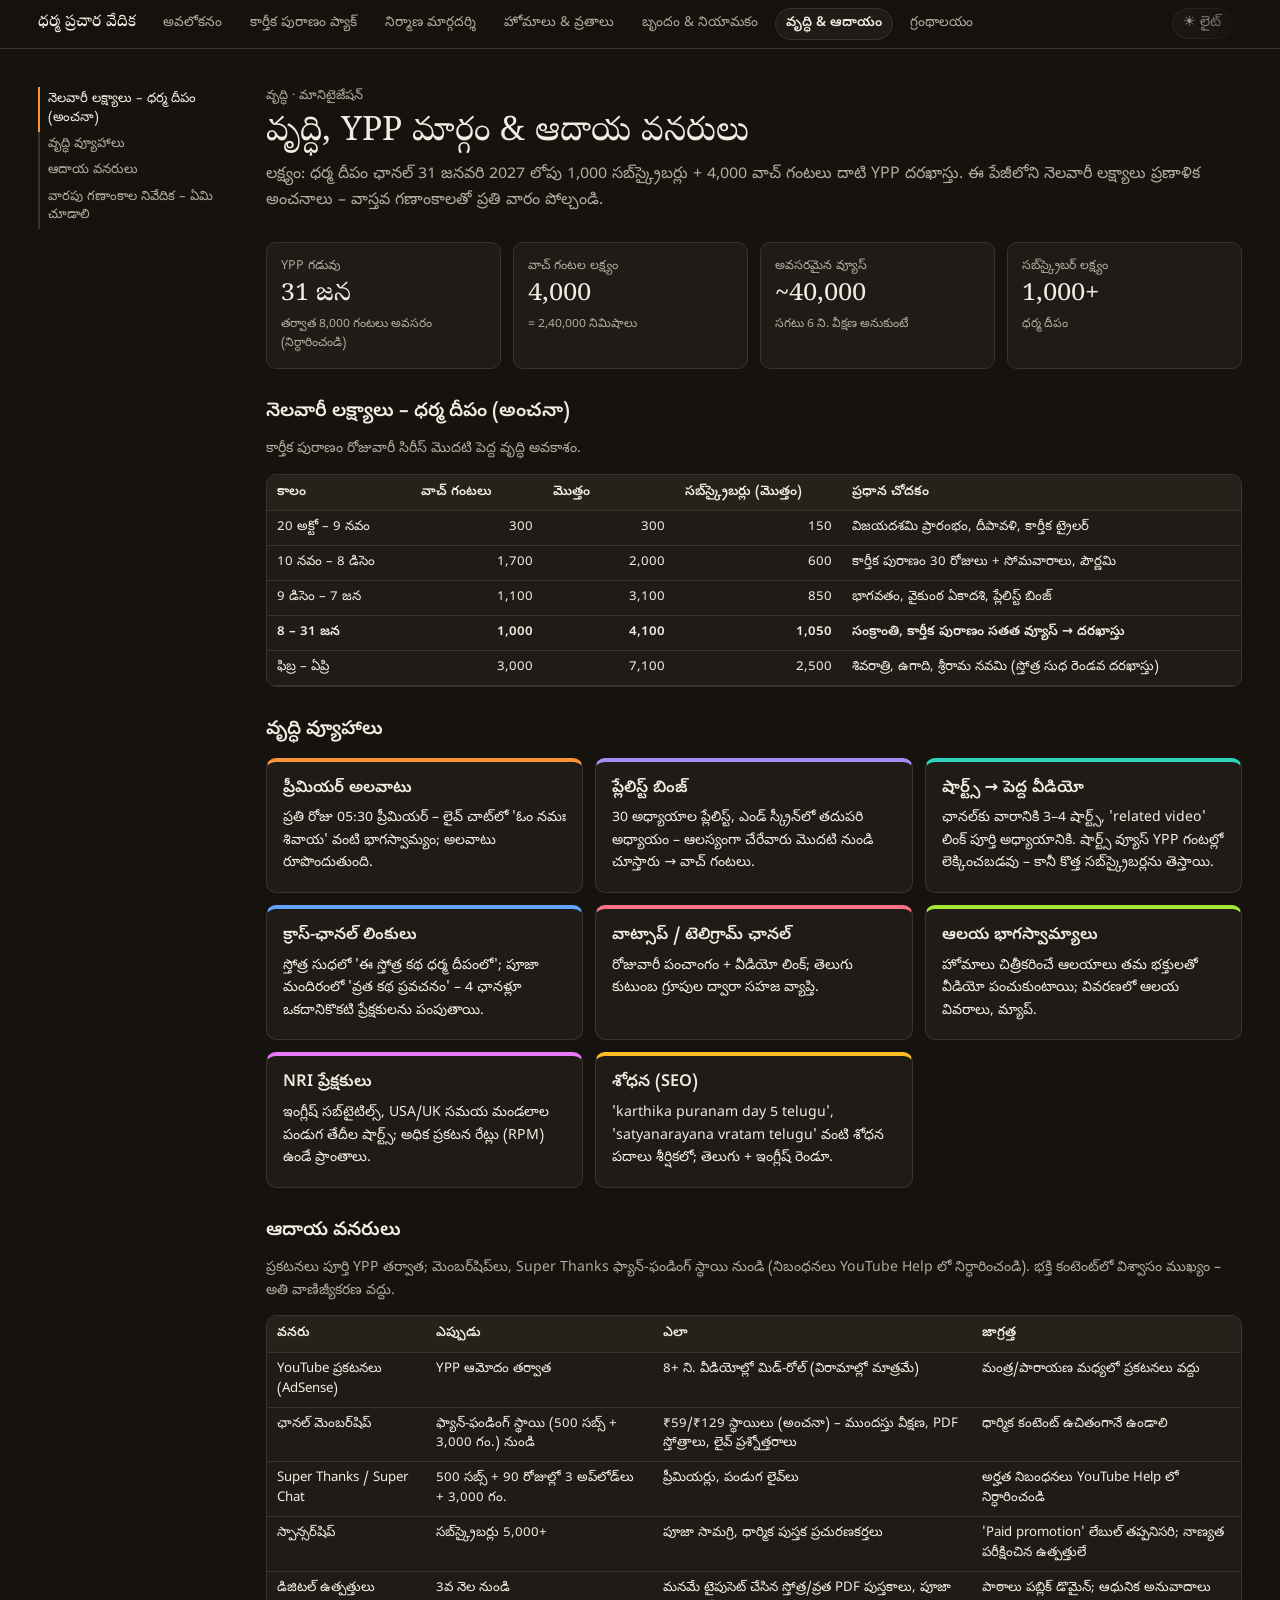
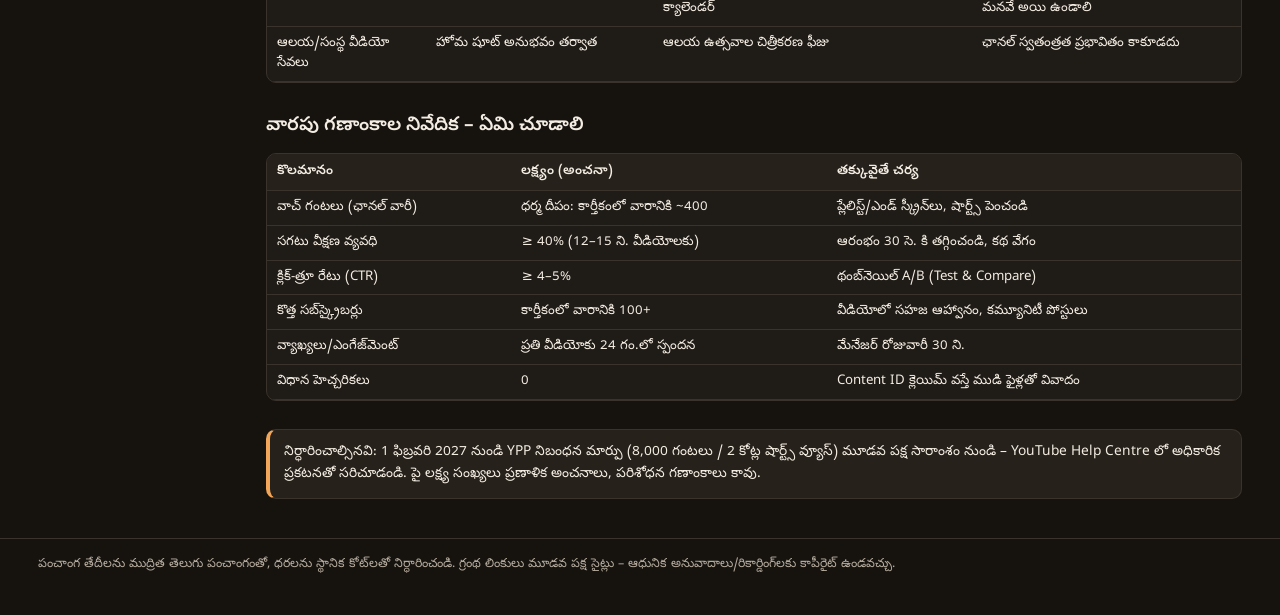
<file: growth.html>
<!doctype html>
<html lang="te">
<head>
<meta charset="utf-8">
<script>try{document.documentElement.dataset.theme=localStorage.getItem("sx-theme")||"dark"}catch(e){document.documentElement.dataset.theme="dark"}</script>
<meta name="viewport" content="width=device-width, initial-scale=1">
<title>వృద్ధి, YPP మార్గం & ఆదాయ వనరులు – ధర్మ ప్రచార వేదిక</title>
<meta name="description" content="YPP మార్గం, నెలవారీ లక్ష్యాలు, వృద్ధి వ్యూహాలు, ఆదాయ వనరులు">
<link rel="preconnect" href="https://fonts.googleapis.com"><link rel="preconnect" href="https://fonts.gstatic.com" crossorigin>
<link href="https://fonts.googleapis.com/css2?family=Noto+Sans+Telugu:wght@400;500;600&family=Noto+Serif+Telugu:wght@400;500&display=swap" rel="stylesheet">
<link rel="stylesheet" href="assets/site.css">
</head>
<body>
<div id="sx" class="sx"></div>
<noscript><p style="padding:16px">ఈ పేజీకి JavaScript అవసరం.</p></noscript>
<script src="data/page-growth.js"></script>
<script src="assets/site.js"></script>
</body>
</html>
</file>
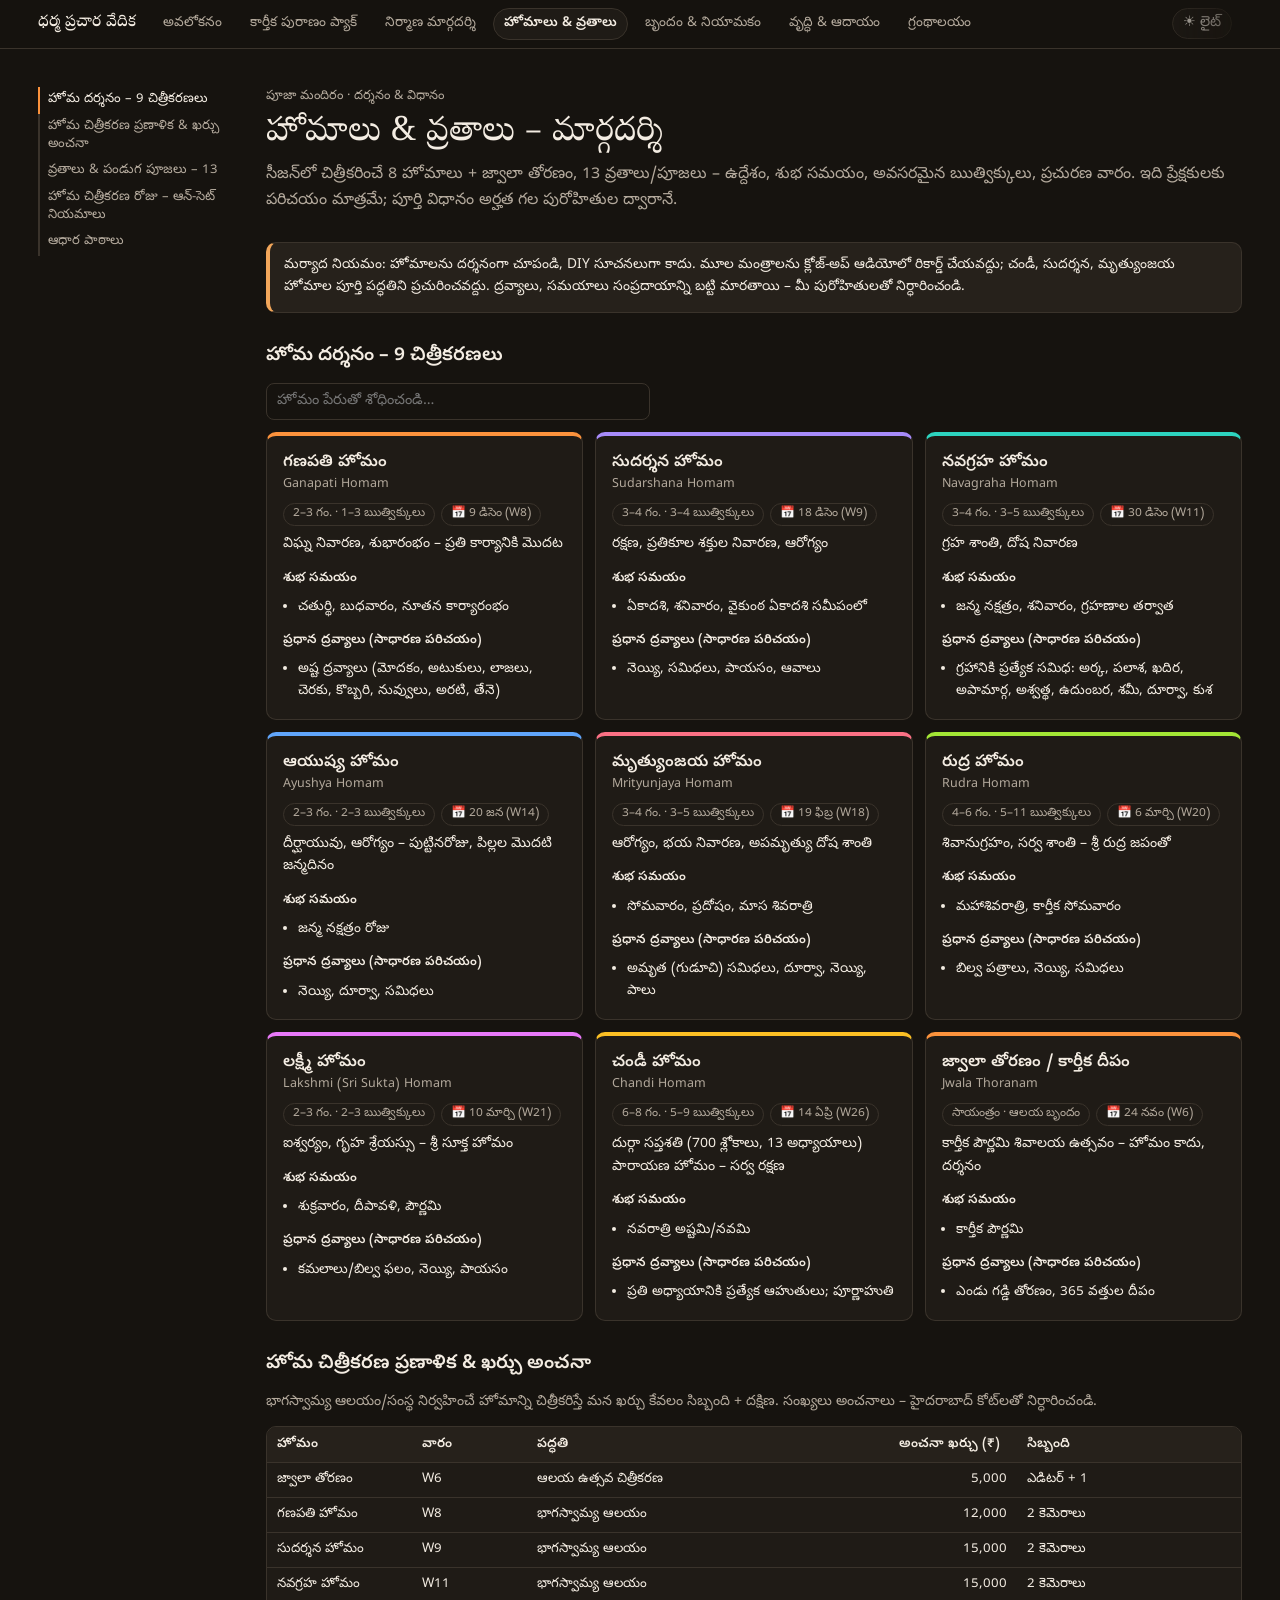
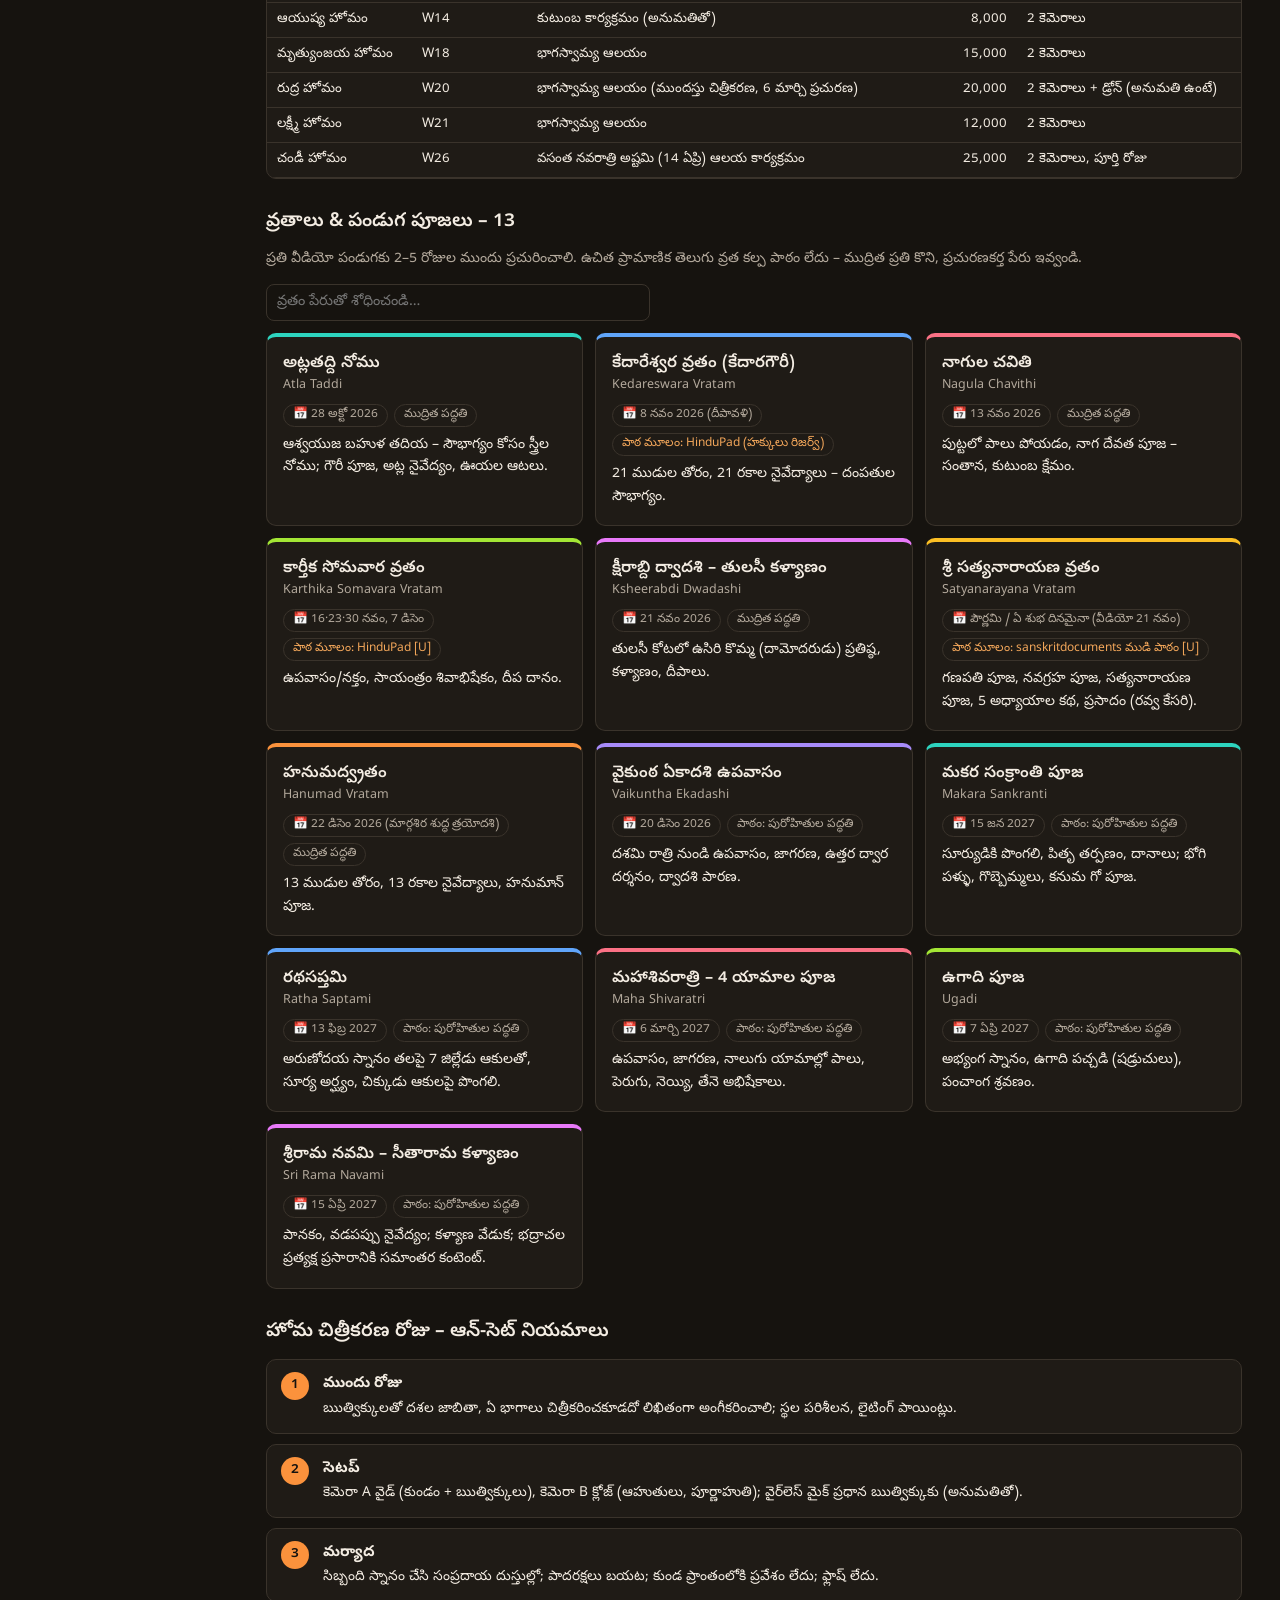
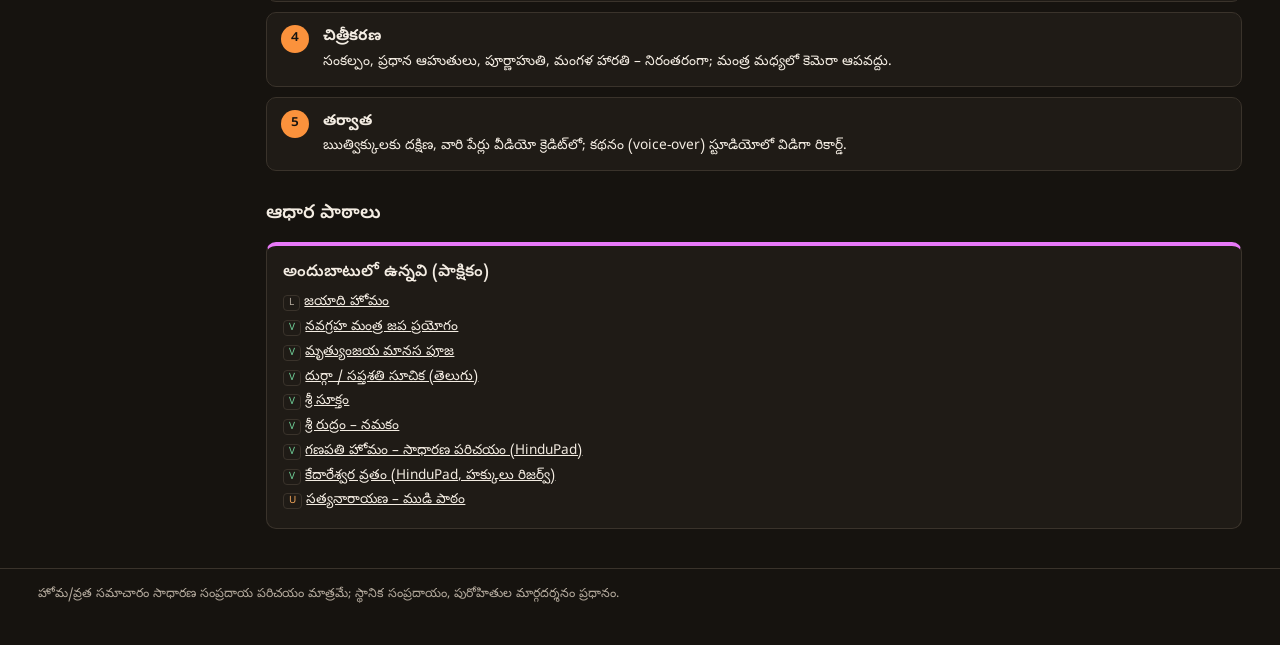
<file: homams.html>
<!doctype html>
<html lang="te">
<head>
<meta charset="utf-8">
<script>try{document.documentElement.dataset.theme=localStorage.getItem("sx-theme")||"dark"}catch(e){document.documentElement.dataset.theme="dark"}</script>
<meta name="viewport" content="width=device-width, initial-scale=1">
<title>హోమాలు & వ్రతాలు – ధర్మ ప్రచార వేదిక</title>
<meta name="description" content="హోమాలు, వ్రతాలు – ఉద్దేశం, శుభ సమయం, చిత్రీకరణ నియమాలు">
<link rel="preconnect" href="https://fonts.googleapis.com"><link rel="preconnect" href="https://fonts.gstatic.com" crossorigin>
<link href="https://fonts.googleapis.com/css2?family=Noto+Sans+Telugu:wght@400;500;600&family=Noto+Serif+Telugu:wght@400;500&display=swap" rel="stylesheet">
<link rel="stylesheet" href="assets/site.css">
</head>
<body>
<div id="sx" class="sx"></div>
<noscript><p style="padding:16px">ఈ పేజీకి JavaScript అవసరం.</p></noscript>
<script src="data/page-homams.js"></script>
<script src="assets/site.js"></script>
</body>
</html>
</file>
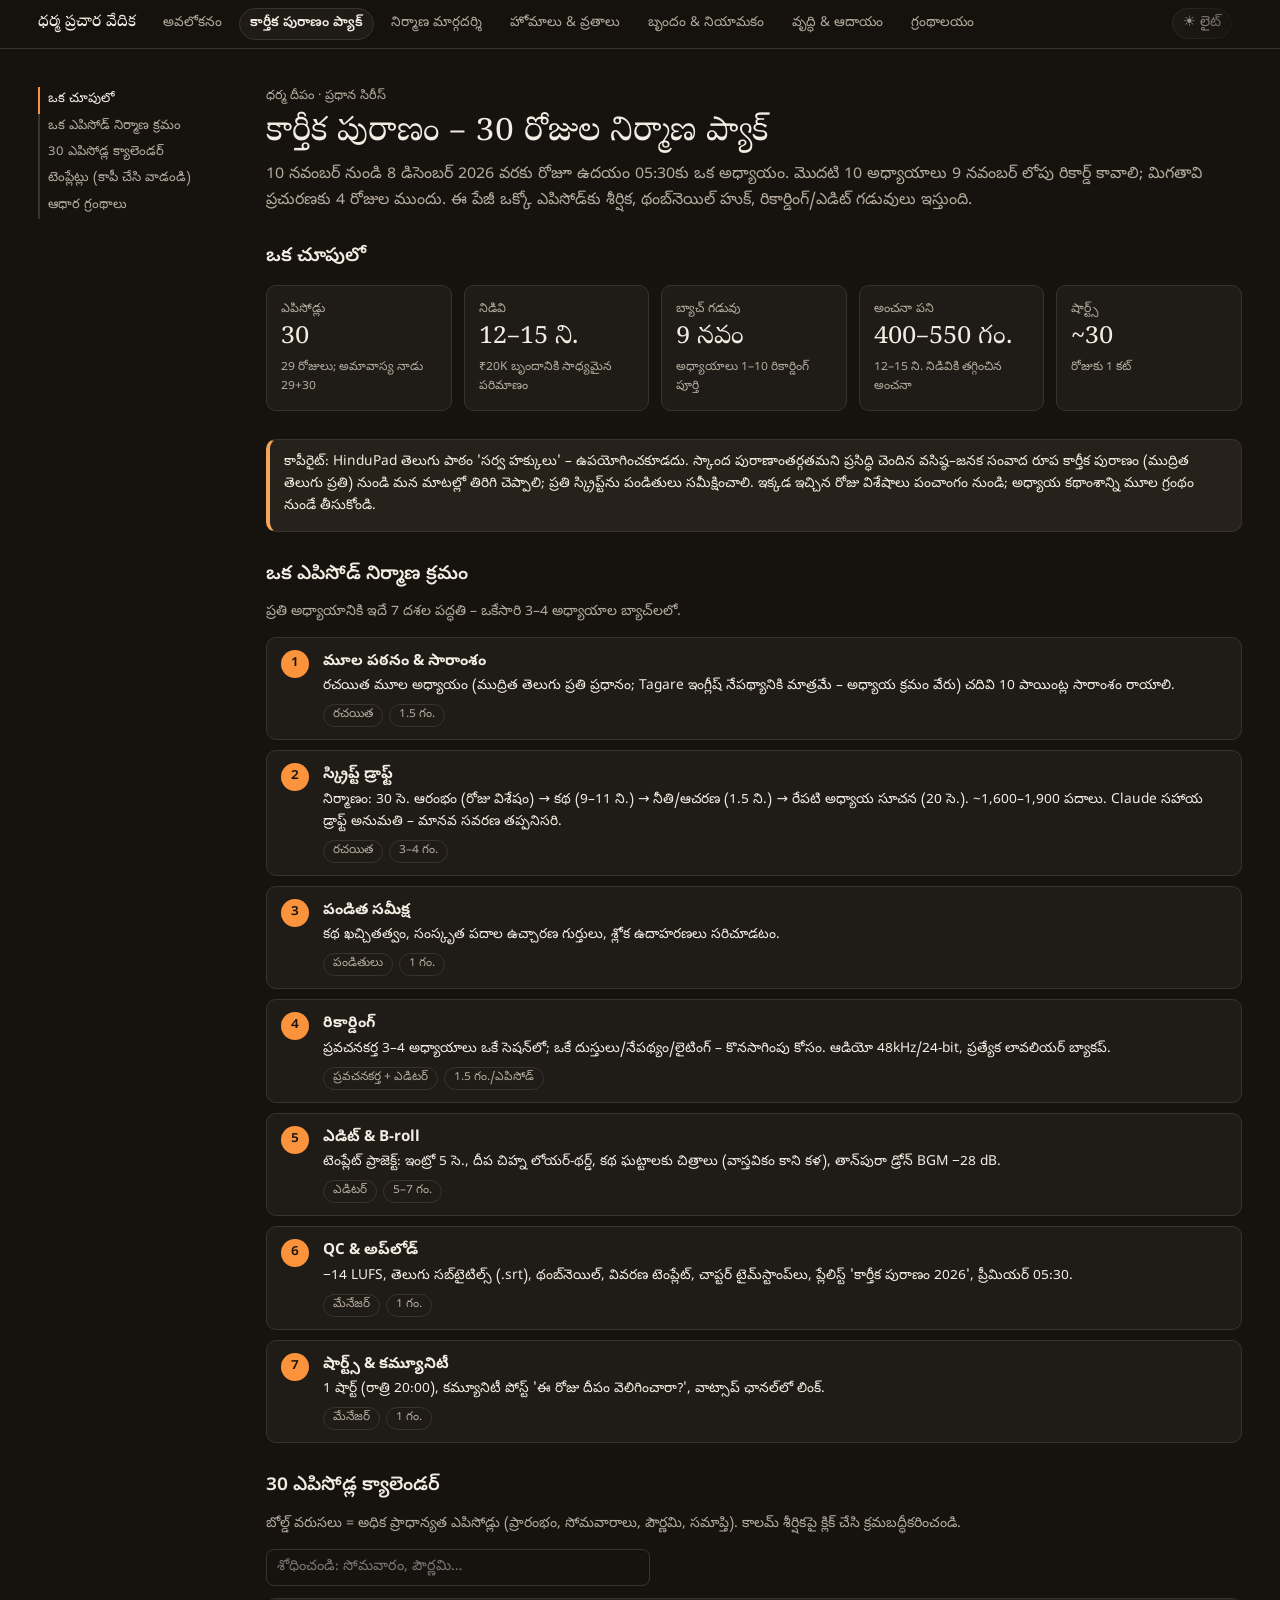
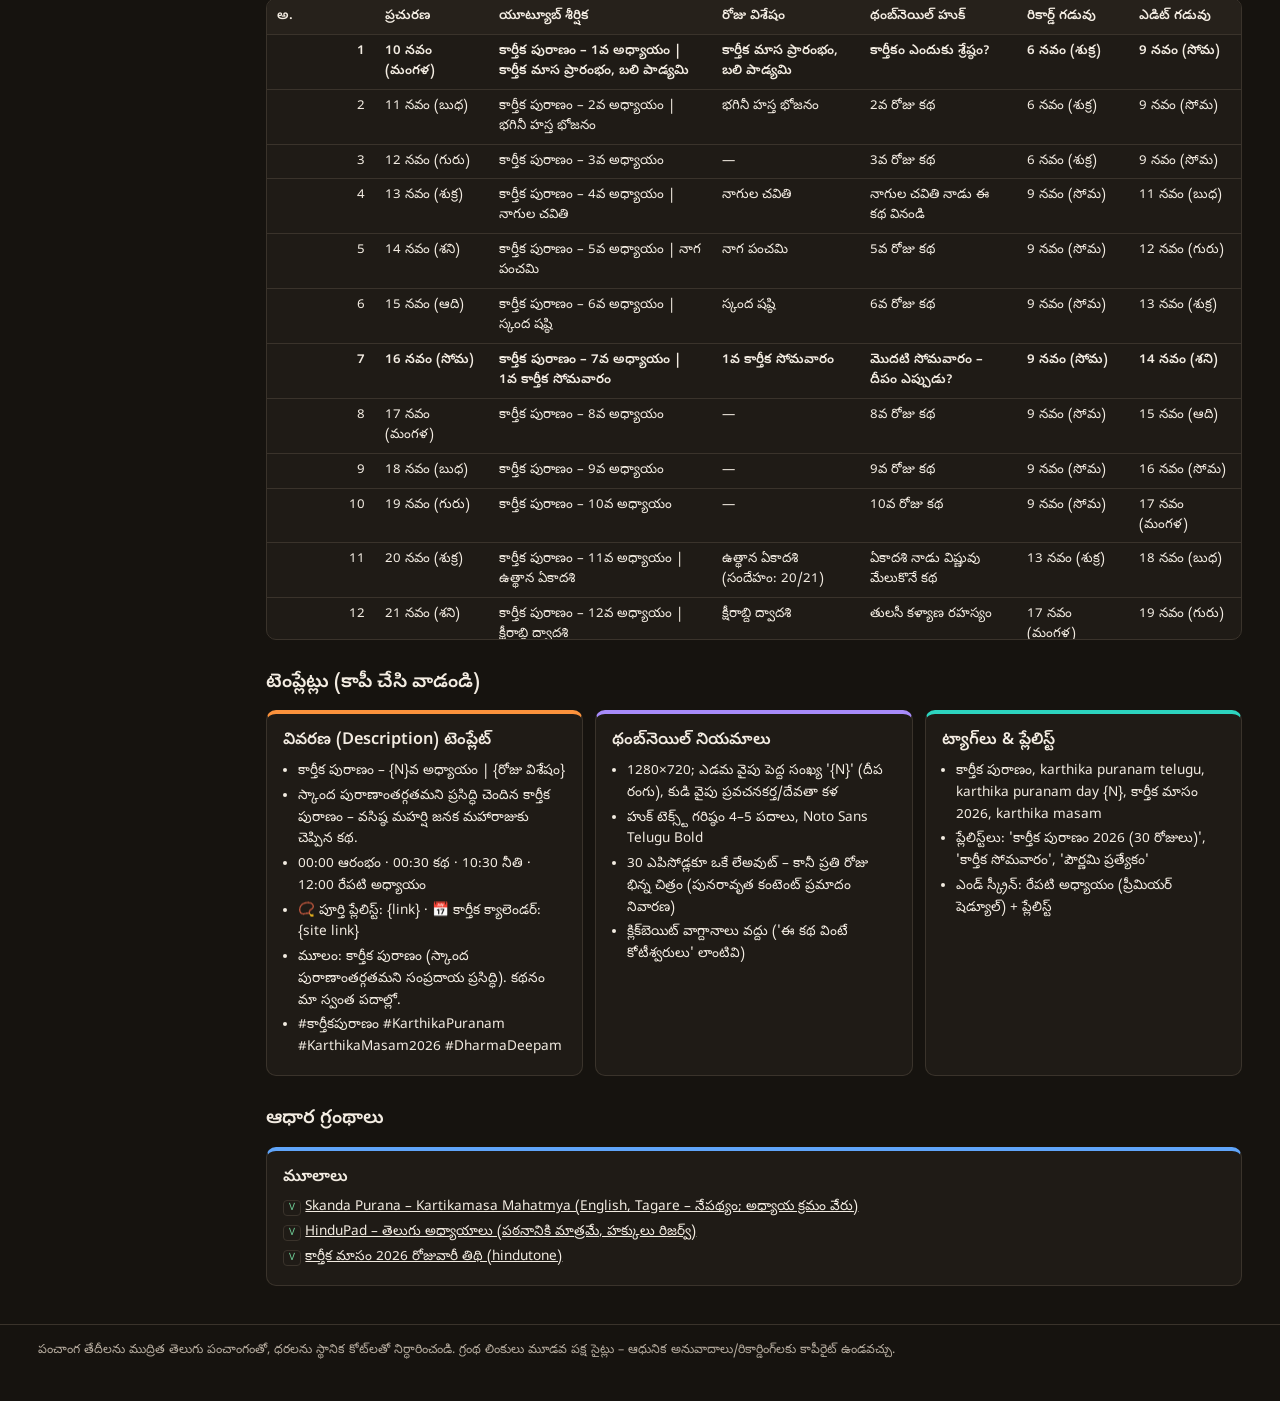
<file: karthika.html>
<!doctype html>
<html lang="te">
<head>
<meta charset="utf-8">
<script>try{document.documentElement.dataset.theme=localStorage.getItem("sx-theme")||"dark"}catch(e){document.documentElement.dataset.theme="dark"}</script>
<meta name="viewport" content="width=device-width, initial-scale=1">
<title>కార్తీక పురాణం – ధర్మ ప్రచార వేదిక</title>
<meta name="description" content="కార్తీక పురాణం 30 రోజుల నిర్మాణ ప్యాక్ – ఎపిసోడ్ క్యాలెండర్, శీర్షికలు, టెంప్లేట్లు">
<link rel="preconnect" href="https://fonts.googleapis.com"><link rel="preconnect" href="https://fonts.gstatic.com" crossorigin>
<link href="https://fonts.googleapis.com/css2?family=Noto+Sans+Telugu:wght@400;500;600&family=Noto+Serif+Telugu:wght@400;500&display=swap" rel="stylesheet">
<link rel="stylesheet" href="assets/site.css">
</head>
<body>
<div id="sx" class="sx"></div>
<noscript><p style="padding:16px">ఈ పేజీకి JavaScript అవసరం.</p></noscript>
<script src="data/page-karthika.js"></script>
<script src="assets/site.js"></script>
</body>
</html>
</file>
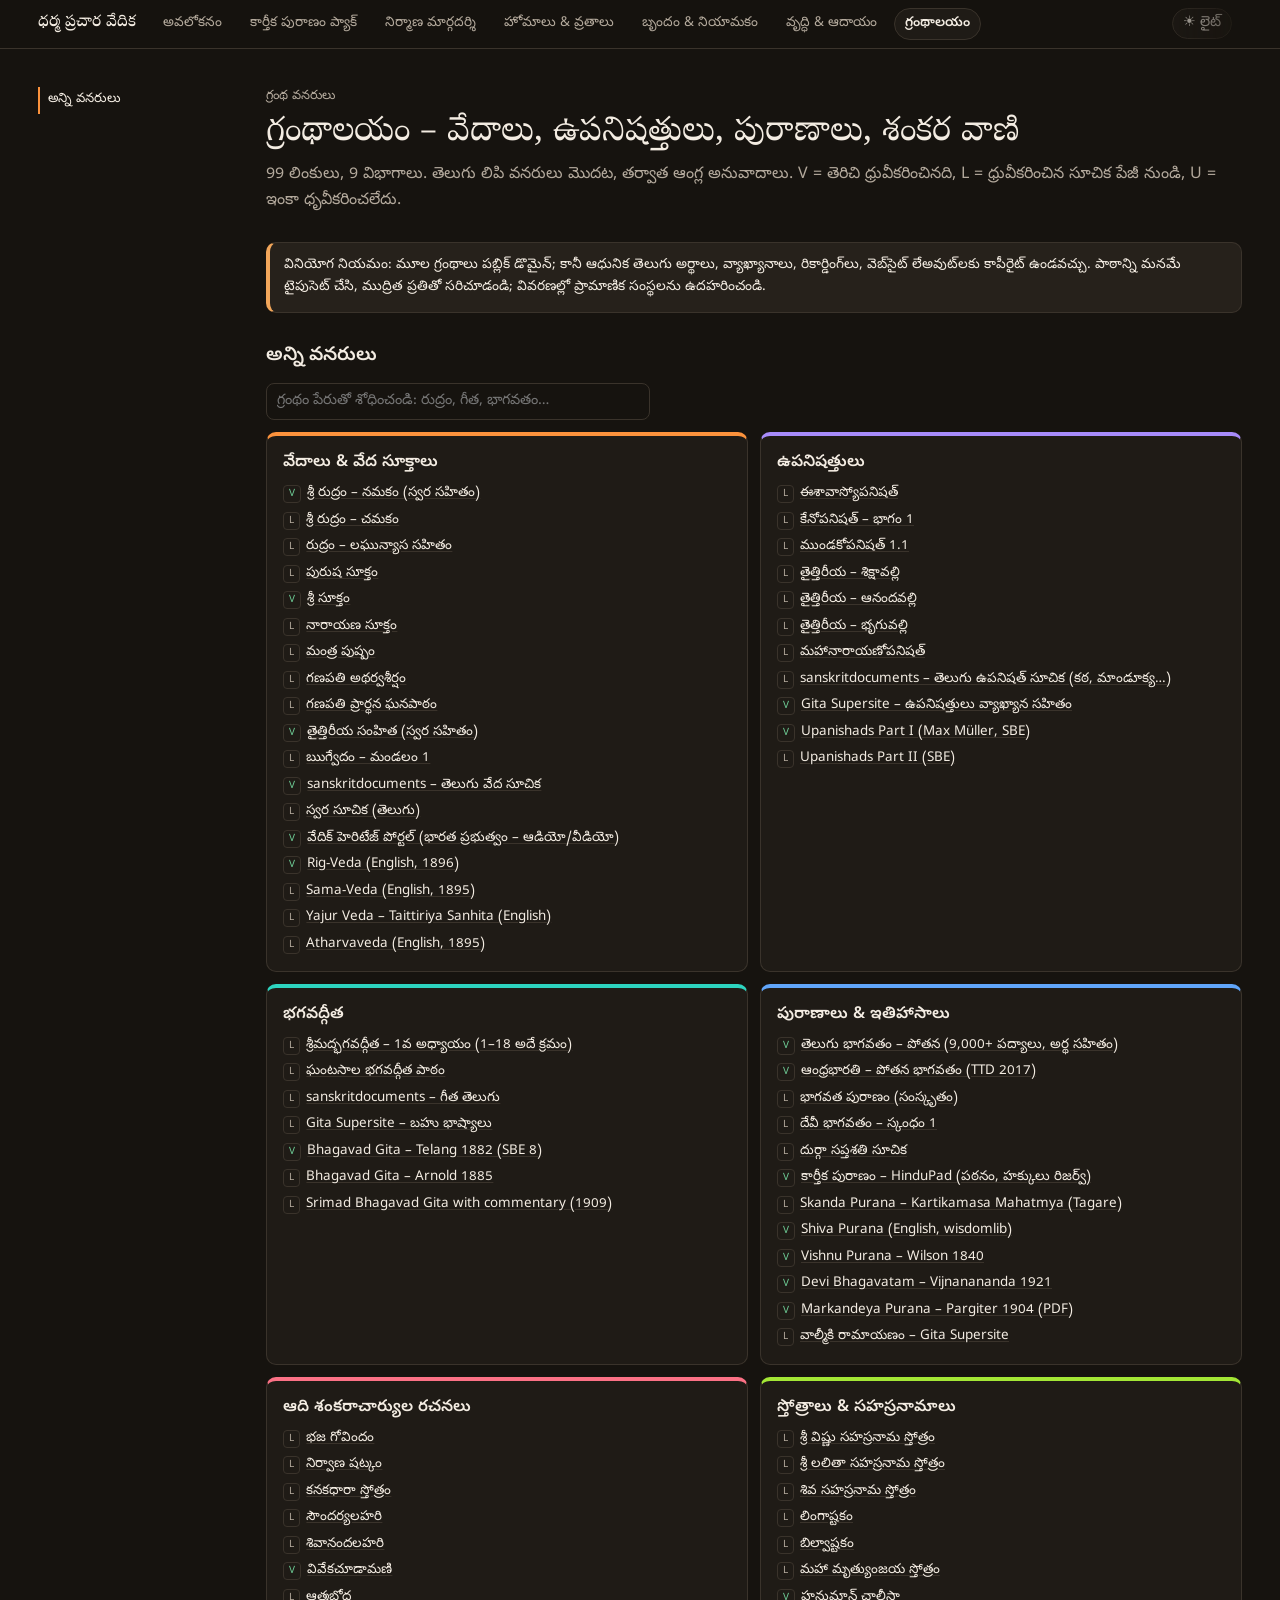
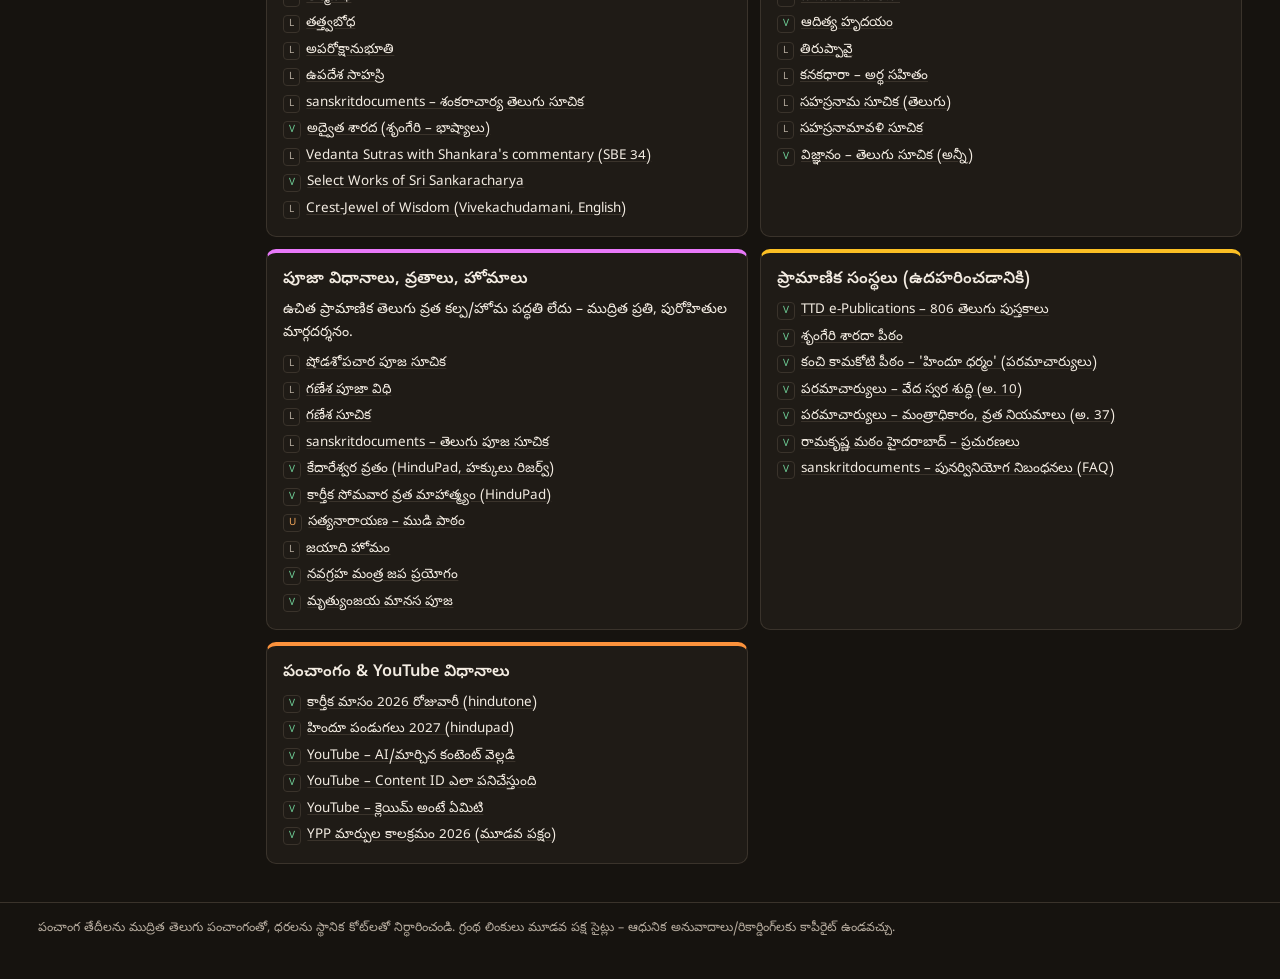
<file: library.html>
<!doctype html>
<html lang="te">
<head>
<meta charset="utf-8">
<script>try{document.documentElement.dataset.theme=localStorage.getItem("sx-theme")||"dark"}catch(e){document.documentElement.dataset.theme="dark"}</script>
<meta name="viewport" content="width=device-width, initial-scale=1">
<title>గ్రంథాలయం – ధర్మ ప్రచార వేదిక</title>
<meta name="description" content="వేదాలు, ఉపనిషత్తులు, గీత, పురాణాలు, శంకర రచనలు, స్తోత్రాల తెలుగు లింకులు">
<link rel="preconnect" href="https://fonts.googleapis.com"><link rel="preconnect" href="https://fonts.gstatic.com" crossorigin>
<link href="https://fonts.googleapis.com/css2?family=Noto+Sans+Telugu:wght@400;500;600&family=Noto+Serif+Telugu:wght@400;500&display=swap" rel="stylesheet">
<link rel="stylesheet" href="assets/site.css">
</head>
<body>
<div id="sx" class="sx"></div>
<noscript><p style="padding:16px">ఈ పేజీకి JavaScript అవసరం.</p></noscript>
<script src="data/page-library.js"></script>
<script src="assets/site.js"></script>
</body>
</html>
</file>
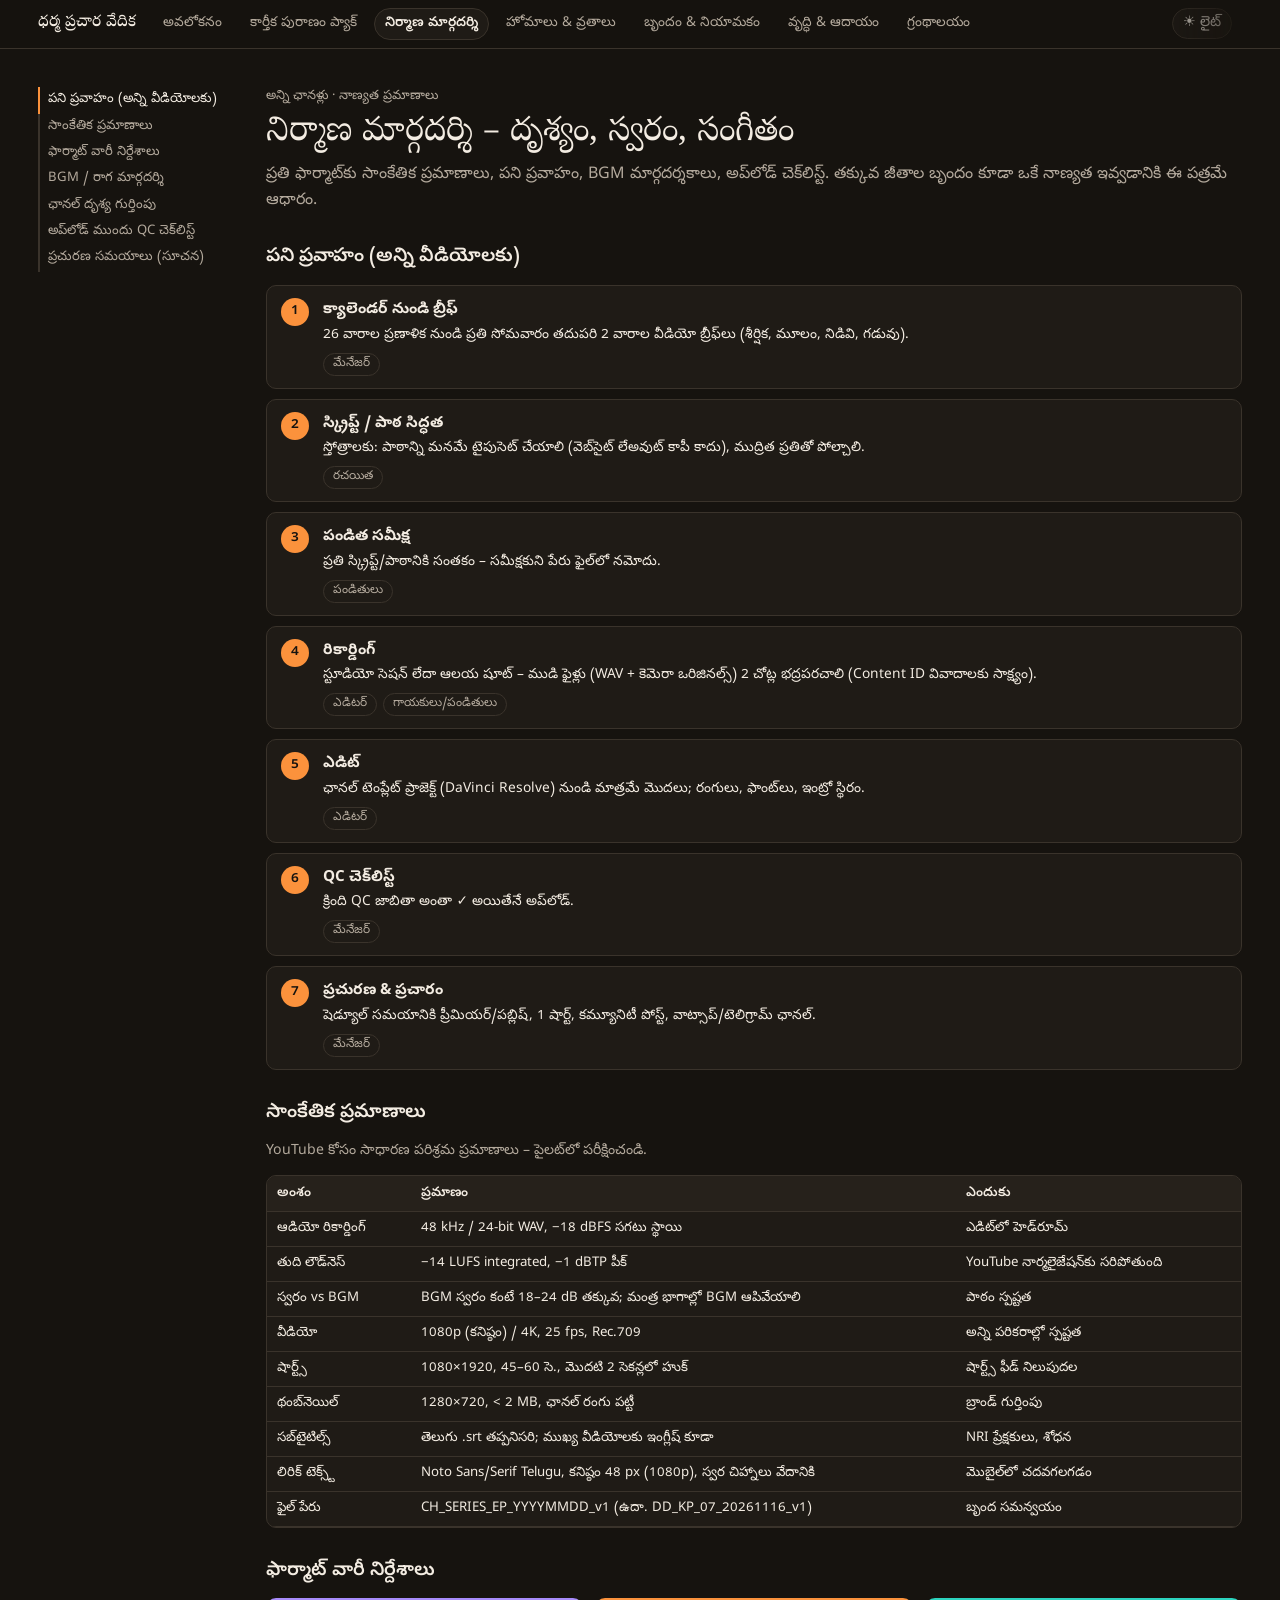
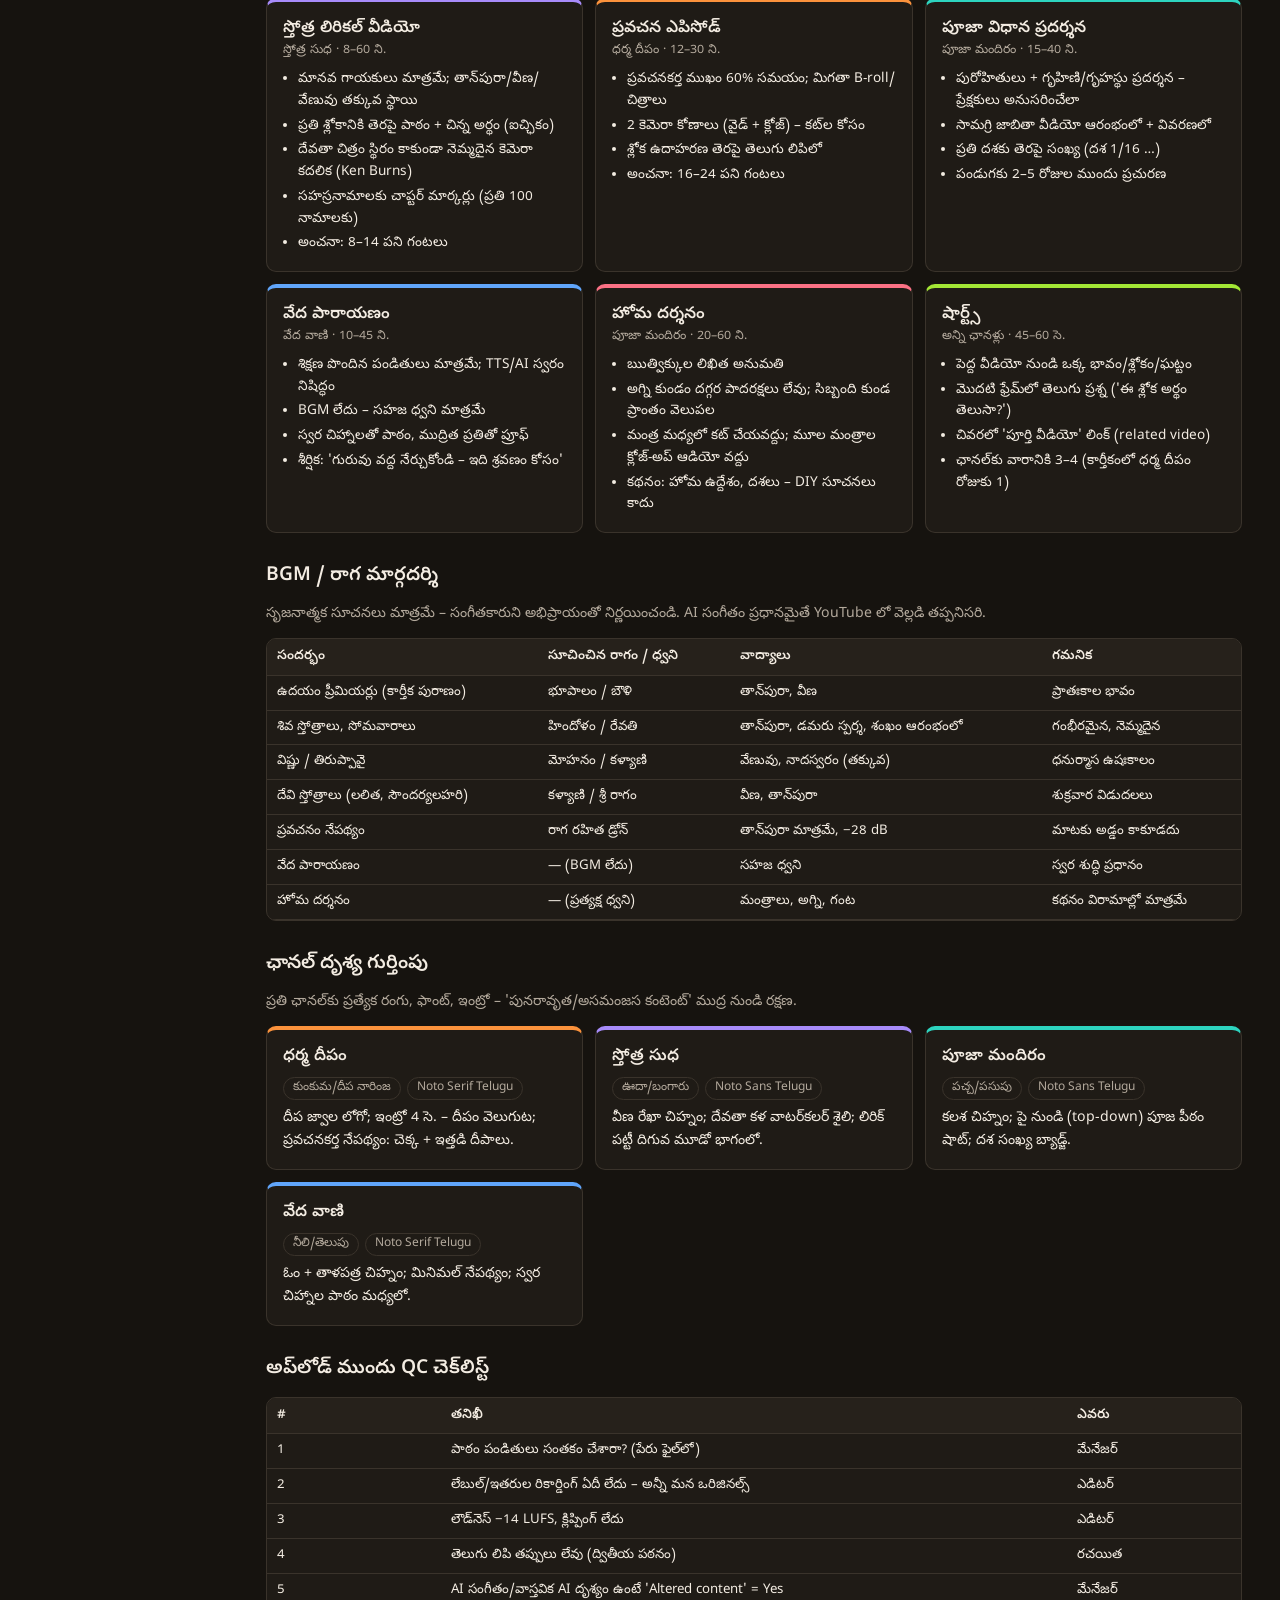
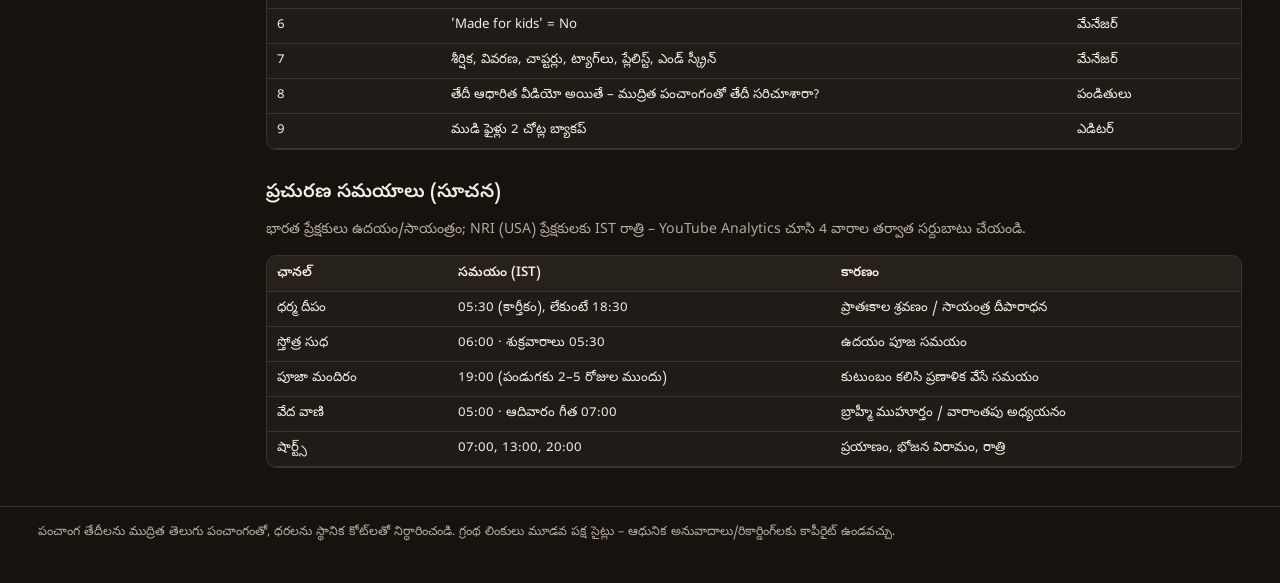
<file: production.html>
<!doctype html>
<html lang="te">
<head>
<meta charset="utf-8">
<script>try{document.documentElement.dataset.theme=localStorage.getItem("sx-theme")||"dark"}catch(e){document.documentElement.dataset.theme="dark"}</script>
<meta name="viewport" content="width=device-width, initial-scale=1">
<title>నిర్మాణ మార్గదర్శి – ధర్మ ప్రచార వేదిక</title>
<meta name="description" content="తెలుగు భక్తి వీడియోల నిర్మాణ మార్గదర్శి – ఆడియో, వీడియో, BGM, QC">
<link rel="preconnect" href="https://fonts.googleapis.com"><link rel="preconnect" href="https://fonts.gstatic.com" crossorigin>
<link href="https://fonts.googleapis.com/css2?family=Noto+Sans+Telugu:wght@400;500;600&family=Noto+Serif+Telugu:wght@400;500&display=swap" rel="stylesheet">
<link rel="stylesheet" href="assets/site.css">
</head>
<body>
<div id="sx" class="sx"></div>
<noscript><p style="padding:16px">ఈ పేజీకి JavaScript అవసరం.</p></noscript>
<script src="data/page-production.js"></script>
<script src="assets/site.js"></script>
</body>
</html>
</file>
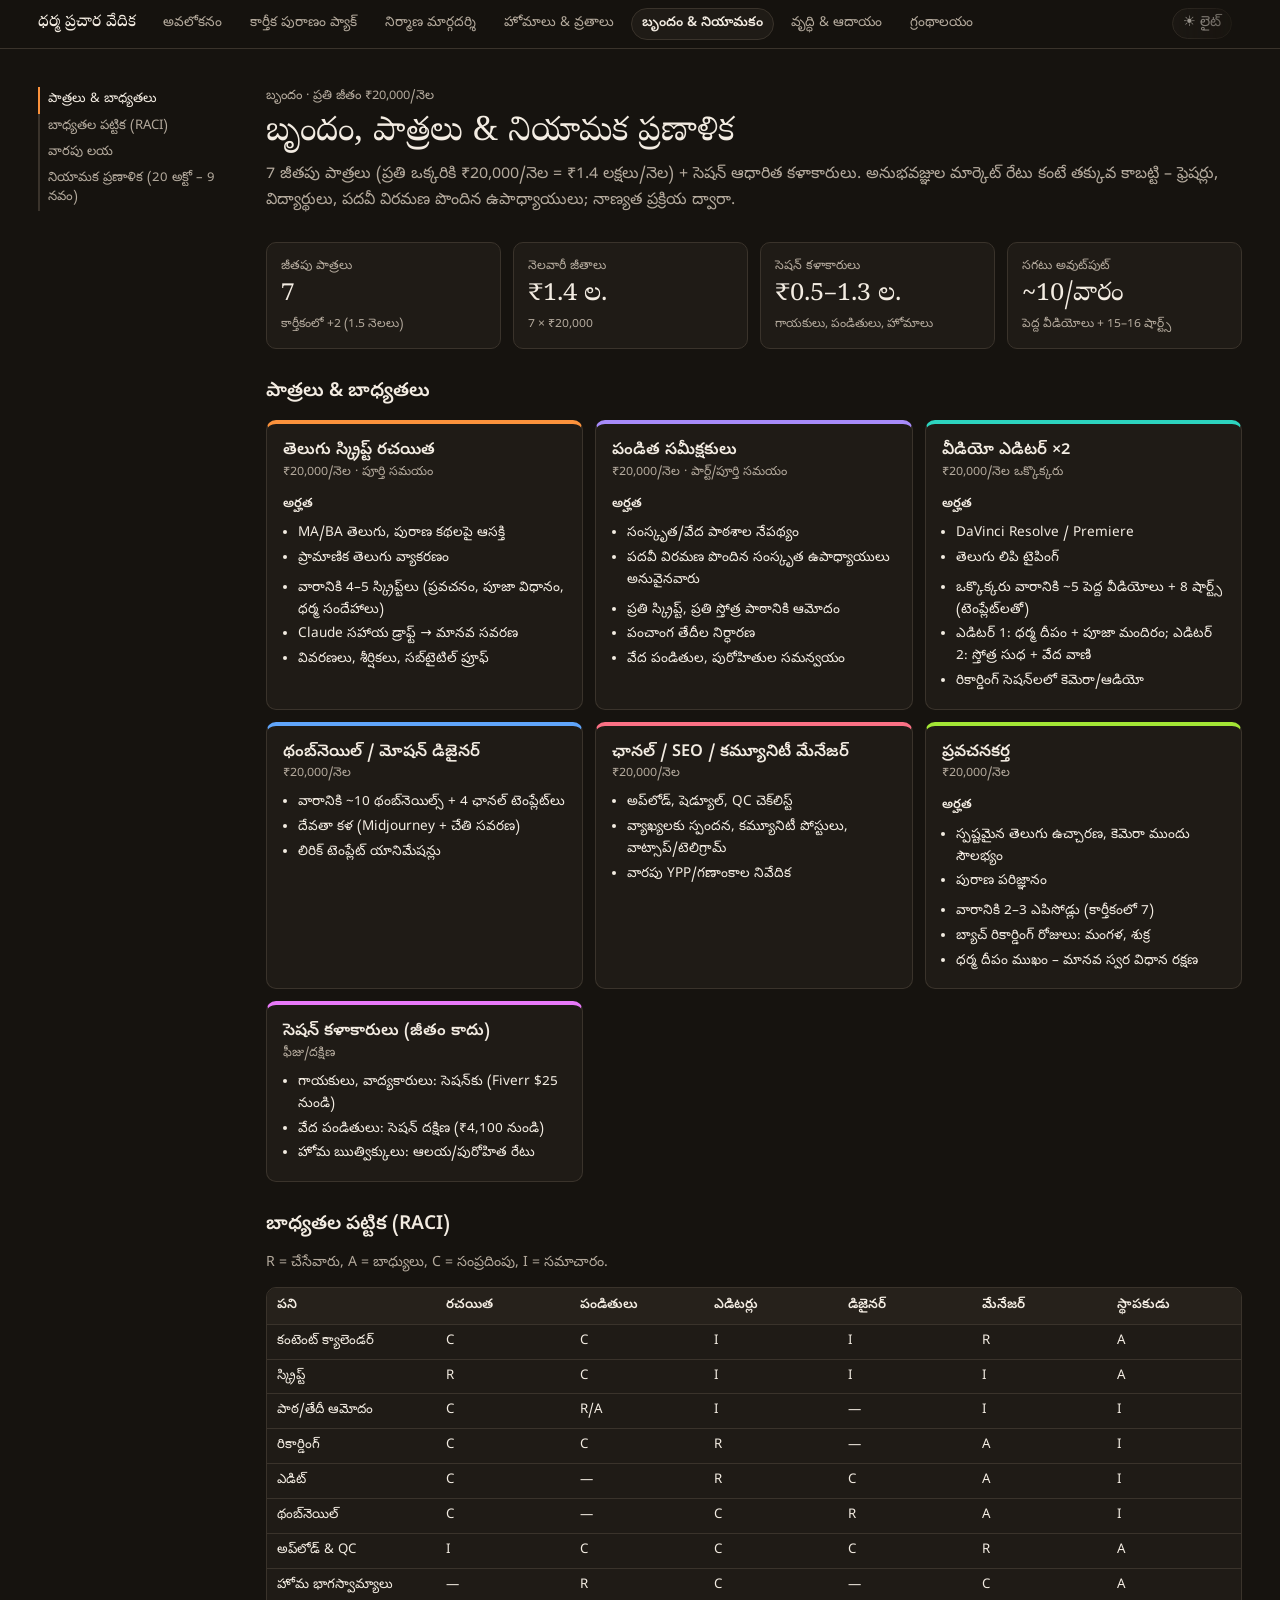
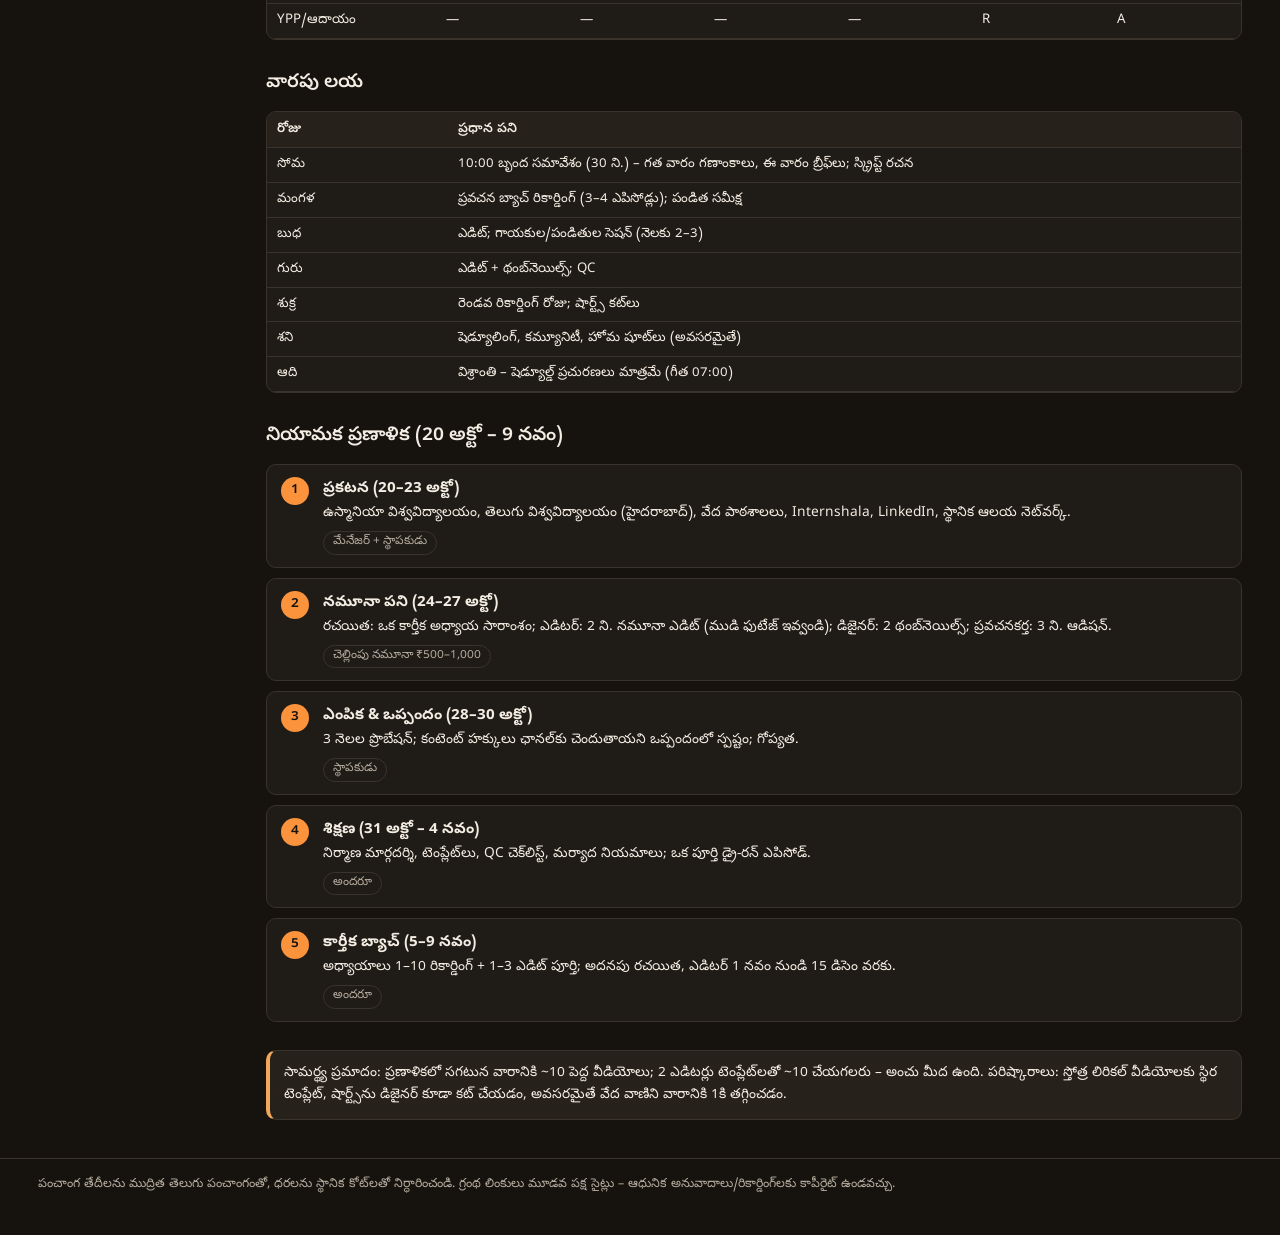
<file: team.html>
<!doctype html>
<html lang="te">
<head>
<meta charset="utf-8">
<script>try{document.documentElement.dataset.theme=localStorage.getItem("sx-theme")||"dark"}catch(e){document.documentElement.dataset.theme="dark"}</script>
<meta name="viewport" content="width=device-width, initial-scale=1">
<title>బృందం, పాత్రలు & నియామక ప్రణాళిక – ధర్మ ప్రచార వేదిక</title>
<meta name="description" content="బృందం, పాత్రలు, RACI, నియామక ప్రణాళిక – ప్రతి జీతం ₹20,000">
<link rel="preconnect" href="https://fonts.googleapis.com"><link rel="preconnect" href="https://fonts.gstatic.com" crossorigin>
<link href="https://fonts.googleapis.com/css2?family=Noto+Sans+Telugu:wght@400;500;600&family=Noto+Serif+Telugu:wght@400;500&display=swap" rel="stylesheet">
<link rel="stylesheet" href="assets/site.css">
</head>
<body>
<div id="sx" class="sx"></div>
<noscript><p style="padding:16px">ఈ పేజీకి JavaScript అవసరం.</p></noscript>
<script src="data/page-team.js"></script>
<script src="assets/site.js"></script>
</body>
</html>
</file>
<file: assets/site.css>
/* Shared styles for all pages of the Dharma Prachara blueprint site */
:root{
  --font-sans:"Noto Sans Telugu","Noto Sans Telugu UI","Nirmala UI","Gautami","Kohinoor Telugu",system-ui,sans-serif; --font-serif:"Noto Serif Telugu","Noto Sans Telugu","Nirmala UI","Gautami",Georgia,serif;
  --fg:#1f1b16; --muted:#6b6258; --bg:#fffdf8; --panel:#ffffff; --line:#e7dfd2; --soft:#f6f0e6;
  --ok:#2f7d4f; --warn:#b45309; --bad:#b91c1c; --accent:#c2410c;
  --c1:#c2410c; --c2:#7c3aed; --c3:#0f766e; --c4:#b45309; --c5:#be123c; --c6:#1d4ed8; --c7:#4d7c0f; --c8:#a21caf;
  --r:10px; --shadow:0 6px 24px rgba(0,0,0,.10);
  --fg:#f3ece2; --muted:#b3a99c; --bg:#16130f; --panel:#1f1b16; --line:#3a332b; --soft:#26211b;
  --ok:#6fcf97; --warn:#f2a65a; --bad:#f87171; --accent:#fb923c;
  --c1:#fb923c; --c2:#a78bfa; --c3:#2dd4bf; --c4:#fbbf24; --c5:#fb7185; --c6:#60a5fa; --c7:#a3e635; --c8:#e879f9;
  --shadow:0 6px 24px rgba(0,0,0,.4);
  color-scheme:dark;
}
:root[data-theme="light"]{
  /* light */ --font-sans:"Noto Sans Telugu","Noto Sans Telugu UI","Nirmala UI","Gautami","Kohinoor Telugu",system-ui,sans-serif; --font-serif:"Noto Serif Telugu","Noto Sans Telugu","Nirmala UI","Gautami",Georgia,serif;
  --fg:#1f1b16; --muted:#6b6258; --bg:#fffdf8; --panel:#ffffff; --line:#e7dfd2; --soft:#f6f0e6;
  --ok:#2f7d4f; --warn:#b45309; --bad:#b91c1c; --accent:#c2410c;
  --c1:#c2410c; --c2:#7c3aed; --c3:#0f766e; --c4:#b45309; --c5:#be123c; --c6:#1d4ed8; --c7:#4d7c0f; --c8:#a21caf;
  
  color-scheme:light;
}
html,body{margin:0;background:var(--bg);color:var(--fg);}
body{font-family:var(--font-sans);line-height:1.6;}
a{color:inherit;}
.sx-nav{position:sticky;top:0;z-index:20;background:color-mix(in srgb,var(--bg) 92%,transparent);backdrop-filter:blur(8px);border-bottom:1px solid var(--line);}
.sx-nav-in{-webkit-mask-image:linear-gradient(90deg,#000 88%,transparent);mask-image:linear-gradient(90deg,#000 88%,transparent);padding-right:48px!important;max-width:1280px;margin:0 auto;padding:8px clamp(16px,3vw,40px);display:flex;gap:6px;align-items:center;overflow-x:auto;scrollbar-width:thin;}
.sx-brand{font-family:var(--font-serif);font-weight:500;white-space:nowrap;margin-right:10px;text-decoration:none;font-size:1rem;}
.sx-nav a.sx-l{white-space:nowrap;text-decoration:none;font-size:.85rem;color:var(--muted);padding:4px 10px;border-radius:999px;border:1px solid transparent;}
.sx-nav a.sx-l:hover{color:var(--fg);background:var(--panel);}
.sx-nav a.sx-l[aria-current="page"]{color:var(--fg);background:var(--panel);border-color:var(--line);font-weight:600;}
.sx{max-width:1280px;margin:0 auto;padding:clamp(16px,3vw,40px);box-sizing:border-box;display:grid;grid-template-columns:minmax(0,1fr);gap:28px;}
@media (min-width:1100px){.sx.has-toc{grid-template-columns:200px minmax(0,1fr);}}
.sx-toc{display:none;}
@media (min-width:1100px){.sx-toc{display:block;position:sticky;top:64px;align-self:start;font-size:.82rem;}
 .sx-toc a{display:block;padding:4px 8px;border-left:2px solid var(--line);color:var(--muted);text-decoration:none;line-height:1.4;}
 .sx-toc a:hover,.sx-toc a.on{color:var(--fg);border-left-color:var(--accent);}}
.sx-main{display:flex;flex-direction:column;gap:28px;min-width:0;}
.sx-hero .k{font-size:.8rem;color:var(--muted);}
.sx-hero h1{font-family:var(--font-serif);font-weight:400;font-size:clamp(1.5rem,3vw,2.1rem);line-height:1.3;margin:4px 0 8px;}
.sx-hero p{margin:0;color:var(--muted);max-width:72rem;}
.sx-sec{display:flex;flex-direction:column;gap:12px;scroll-margin-top:70px;}
.sx-sec>h2{margin:0;font-size:1.2rem;font-weight:600;}
.sx-sec>.sub{margin:0;color:var(--muted);font-size:.88rem;max-width:72rem;}
.sx-grid{display:grid;grid-template-columns:repeat(auto-fit,minmax(min(100%,19rem),1fr));gap:12px;}
.sx-card{background:var(--panel);border:1px solid var(--line);border-top:4px solid var(--c,var(--line));border-radius:var(--r);padding:16px;display:flex;flex-direction:column;gap:8px;min-width:0;}
.sx-card h3{margin:0;font-size:1.02rem;font-weight:600;line-height:1.4;}
.sx-card .en{font-size:.78rem;color:var(--muted);}
.sx-card p{margin:0;font-size:.88rem;}
.sx-card ul{margin:0;padding-left:1.1em;font-size:.85rem;display:flex;flex-direction:column;gap:3px;}
.sx-meta{display:flex;flex-wrap:wrap;gap:6px;}
.sx-pill{font-size:.75rem;padding:1px 9px;border-radius:999px;border:1px solid var(--line);color:var(--muted);white-space:nowrap;}
.sx-pill.warn{color:var(--warn);} .sx-pill.ok{color:var(--ok);} .sx-pill.bad{color:var(--bad);}
.sx-kpis{display:grid;grid-template-columns:repeat(auto-fit,minmax(min(100%,10.5rem),1fr));gap:12px;}
.sx-kpi{background:var(--panel);border:1px solid var(--line);border-radius:var(--r);padding:14px;display:flex;flex-direction:column;gap:4px;}
.sx-kpi .l{font-size:.78rem;color:var(--muted);} .sx-kpi .v{font-family:var(--font-serif);font-size:1.6rem;line-height:1.15;font-variant-numeric:tabular-nums;} .sx-kpi .n{font-size:.76rem;color:var(--muted);}
.sx-tools{display:flex;flex-wrap:wrap;gap:8px;align-items:center;}
.sx-in{font:inherit;font-size:.9rem;padding:6px 10px;border:1px solid var(--line);border-radius:8px;background:var(--bg);color:var(--fg);flex:1 1 14rem;max-width:24rem;}
.sx-chip{font:inherit;font-size:.78rem;cursor:pointer;padding:4px 10px;border-radius:999px;border:1px solid var(--line);background:transparent;color:var(--muted);}
.sx-chip[aria-pressed="true"]{background:var(--panel);color:var(--fg);border-color:var(--muted);}
.sx-tbox{background-image:linear-gradient(to right,var(--panel),var(--panel)),linear-gradient(to right,var(--panel),var(--panel)),linear-gradient(to right,rgba(0,0,0,.12),transparent),linear-gradient(to left,rgba(0,0,0,.12),transparent);background-position:left center,right center,left center,right center;background-repeat:no-repeat;background-size:24px 100%,24px 100%,12px 100%,12px 100%;background-attachment:local,local,scroll,scroll;overflow:auto;max-height:40rem;border:1px solid var(--line);border-radius:var(--r);background-color:var(--panel);}
.sx-tbl{width:100%;border-collapse:collapse;font-size:.83rem;}
.sx-tbl th{position:sticky;top:0;background:var(--soft);text-align:left;font-weight:600;padding:7px 10px;border-bottom:1px solid var(--line);white-space:nowrap;cursor:pointer;}
.sx-tbl td{min-width:5.5rem;padding:7px 10px;border-bottom:1px solid var(--line);vertical-align:top;line-height:1.5;}
.sx-tbl tr:hover td{background:var(--soft);}
.sx-tbl td.num{text-align:right;font-variant-numeric:tabular-nums;white-space:nowrap;}
.sx-steps{counter-reset:s;display:flex;flex-direction:column;gap:10px;margin:0;padding:0;list-style:none;}
.sx-steps li{counter-increment:s;background:var(--panel);border:1px solid var(--line);border-radius:var(--r);padding:12px 14px 12px 56px;position:relative;}
.sx-steps li::before{content:counter(s);position:absolute;left:14px;top:12px;width:28px;height:28px;border-radius:50%;background:var(--accent);color:var(--bg);display:flex;align-items:center;justify-content:center;font-weight:600;font-size:.85rem;}
.sx-steps h4{margin:0 0 2px;font-size:.95rem;} .sx-steps p{margin:0;font-size:.86rem;}
.sx-links{display:grid;grid-template-columns:repeat(auto-fit,minmax(min(100%,22rem),1fr));gap:12px;}
.sx-links ul{list-style:none;margin:0;padding:0;display:flex;flex-direction:column;gap:5px;}
.sx-links li{font-size:.84rem;display:flex;gap:6px;align-items:baseline;}
.sx-links a{text-decoration:underline;text-decoration-color:var(--line);text-underline-offset:2px;word-break:break-word;}
.sx-links a:hover{text-decoration-color:var(--fg);}
.sx-v{flex:none;font-size:10px;padding:0 5px;border-radius:4px;border:1px solid var(--line);font-style:normal;}
.sx-v.V{color:var(--ok);} .sx-v.L{color:var(--muted);} .sx-v.U{color:var(--warn);}
.sx-note{background:var(--soft);border:1px solid var(--line);border-left:4px solid var(--warn);border-radius:var(--r);padding:12px 14px;font-size:.86rem;}
.sx-prose p{margin:0 0 8px;font-size:.92rem;max-width:72rem;}
.sx-bar{height:10px;border-radius:5px;background:var(--soft);position:relative;min-width:80px;}
.sx-bar i{position:absolute;left:0;top:0;bottom:0;border-radius:5px;background:var(--c,var(--accent));}
.sx-foot{max-width:1280px;margin:0 auto;padding:16px clamp(16px,3vw,40px) 40px;font-size:.78rem;color:var(--muted);border-top:1px solid var(--line);}
.sx-hide{display:none!important;}
@media print{.sx-nav,.sx-toc,.sx-tools{display:none!important;}.sx-tbox{max-height:none;overflow:visible;}}
.sx-theme{margin-left:auto;flex:none;font:inherit;font-size:.9rem;cursor:pointer;background:var(--panel);color:var(--fg);border:1px solid var(--line);border-radius:999px;padding:3px 10px;}
</file>
